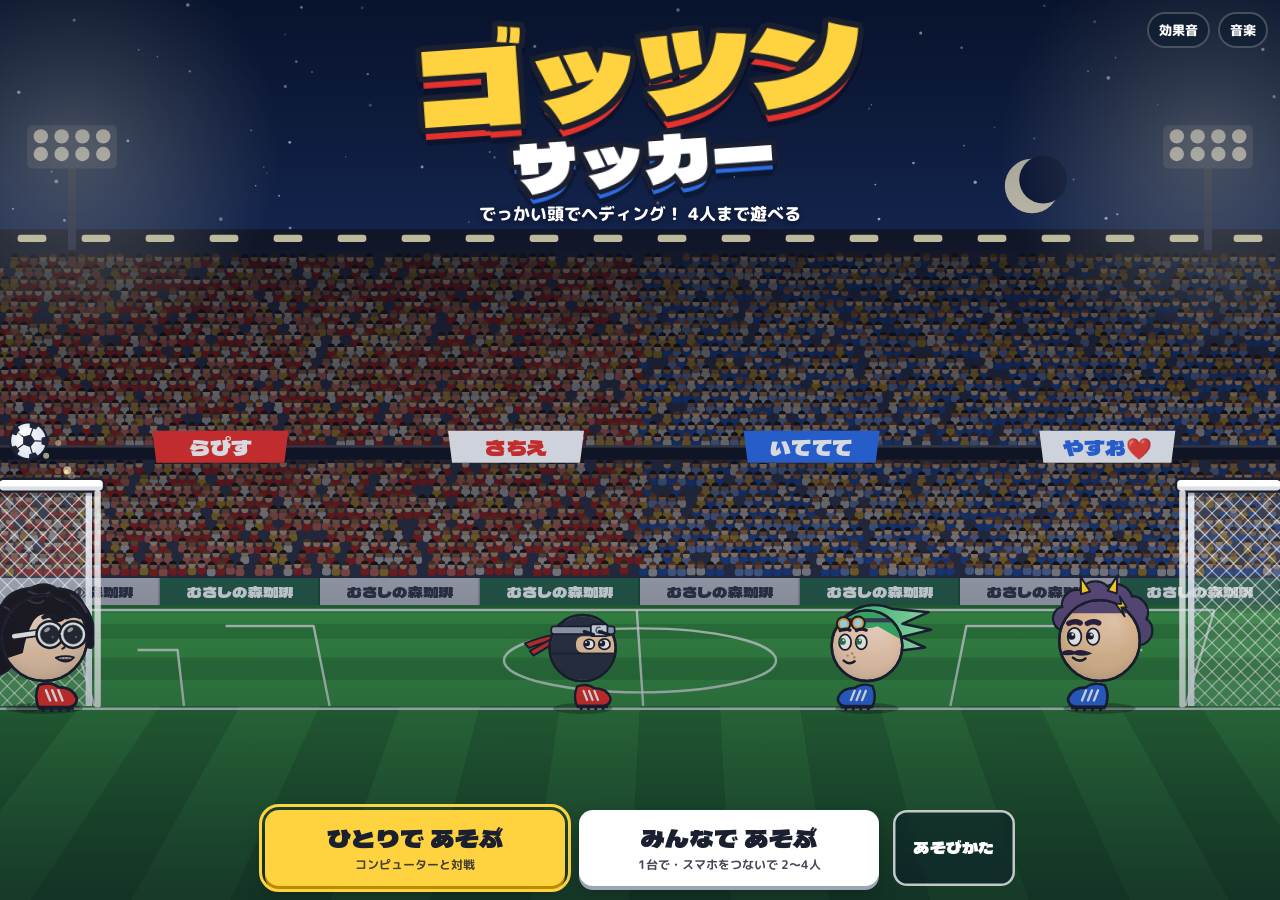
<file: index.html>
<!doctype html>
<html lang="ja">
<head>
<meta charset="utf-8">
<meta name="viewport" content="width=device-width,initial-scale=1,maximum-scale=1,user-scalable=no,viewport-fit=cover">
<meta name="theme-color" content="#1F5E3A">
<meta name="gottsun-build" content="5b4c2e2995">
<meta name="description" content="大きな頭でヘディング！4人まで遊べるあたまサッカー。CPU対戦、1台でみんなで、スマホを合言葉でつないで遊べます。">
<title>ゴッツンサッカー</title>
<link rel="icon" href="data:image/svg+xml,%3Csvg xmlns='http://www.w3.org/2000/svg' viewBox='0 0 100 100'%3E%3Ctext y='0.9em' font-size='90'%3E%E2%9A%BD%3C/text%3E%3C/svg%3E">
<link rel="preconnect" href="https://fonts.googleapis.com">
<link rel="preconnect" href="https://fonts.gstatic.com" crossorigin>
<link rel="stylesheet" href="https://fonts.googleapis.com/css2?family=Dela+Gothic+One&family=M+PLUS+Rounded+1c:wght@500;700;800&display=swap">
<style>
/* ゴッツンサッカー — the match fills the screen; every menu is the coach's tactics board */
:root{
  --board:#1E5A3A;
  --board-2:#246B44;
  --frame:#D6DDE5;
  --frame-deep:#9AA6B3;
  --chalk:#FFFFFF;
  --chalk-soft:rgba(255,255,255,.74);
  --chalk-faint:rgba(255,255,255,.22);
  --ink:#1B2030;
  --yellow:#FFD23F;
  --yellow-deep:#B98C00;
  --red:#E5322D;
  --red-deep:#A11C19;
  --blue:#2D6BE5;
  --blue-deep:#173F9A;
  --scrim:rgba(8,18,14,.58);
  --font-sign:"Dela Gothic One","Hiragino Sans","Yu Gothic","Meiryo",sans-serif;
  --font-ui:"M PLUS Rounded 1c","Hiragino Maru Gothic ProN","Hiragino Sans","Yu Gothic","Meiryo",sans-serif;
  --safe-t:env(safe-area-inset-top,0px);
  --safe-b:env(safe-area-inset-bottom,0px);
  --safe-l:env(safe-area-inset-left,0px);
  --safe-r:env(safe-area-inset-right,0px);
}
*,*::before,*::after{box-sizing:border-box}
html,body{margin:0;height:100%;overflow:hidden;background:#0E2A1C;color:var(--chalk);font:500 15px/1.6 var(--font-ui);-webkit-text-size-adjust:100%;overscroll-behavior:none}
[hidden]{display:none!important}
button{font:inherit;color:inherit;cursor:pointer;-webkit-tap-highlight-color:transparent}
button:disabled{cursor:default}
#app{position:fixed;inset:0;overflow:hidden;touch-action:manipulation;user-select:none;-webkit-user-select:none;-webkit-touch-callout:none}
/* during a match the browser gets no gestures at all: no zooming, no scrolling */
html.playing,html.playing body,html.playing #app{touch-action:none}
#cv{position:absolute;inset:0;width:100%;height:100%;display:block;touch-action:none}

/* ---------- screens ---------- */
.screen{position:absolute;inset:0;display:flex;align-items:center;justify-content:center;padding:calc(14px + var(--safe-t)) calc(14px + var(--safe-r)) calc(14px + var(--safe-b)) calc(14px + var(--safe-l));z-index:10}
.screen.dim{background:var(--scrim)}
#scr-solo,#scr-multi,#scr-local,#scr-p2p,#scr-howto{background:rgba(8,18,14,.42)}

/* the tactics board */
.board{position:relative;width:min(560px,100%);max-height:100%;overflow:auto;padding:22px 24px 18px;border-radius:20px;
  background:
    radial-gradient(120% 80% at 20% 0%,rgba(255,255,255,.06),rgba(255,255,255,0) 60%),
    repeating-linear-gradient(115deg,rgba(255,255,255,.018) 0 3px,rgba(255,255,255,0) 3px 9px),
    var(--board);
  border:6px solid var(--frame);box-shadow:inset 0 0 0 2px rgba(0,0,0,.25),0 18px 40px rgba(0,0,0,.45);
  scrollbar-width:thin;scrollbar-color:var(--chalk-faint) transparent}
.board.wide{width:min(860px,100%)}
.board.narrow{width:min(400px,100%)}
.board h2{margin:0 0 12px;font:400 26px/1.25 var(--font-sign);letter-spacing:.02em}
.board h3{margin:14px 0 6px;font:800 15px/1.4 var(--font-ui)}
.board .sub-h{margin-top:20px;font:400 18px/1.3 var(--font-sign)}
.hint{margin:6px 0 10px;color:var(--chalk-soft);font-size:14px}
.lead{margin:0 0 14px;font-size:16px}
.row-label{margin:12px 0 6px;font-weight:800}
.actions{display:flex;flex-wrap:wrap;gap:10px;justify-content:flex-end;align-items:center;margin-top:18px}
.board>.actions{position:sticky;bottom:-18px;margin:18px -24px -18px;padding:12px 24px 16px;background:linear-gradient(180deg,rgba(30,90,58,0),var(--board) 26%);z-index:2}
.actions .btn-plain{margin-right:auto}
.stack{display:grid;gap:10px}
.btn-row{display:flex;flex-wrap:wrap;gap:8px;margin:8px 0 4px}

/* ---------- buttons ---------- */
.btn{display:inline-flex;flex-direction:column;align-items:center;justify-content:center;min-height:48px;padding:8px 20px;border-radius:14px;border:0;font:400 18px/1.2 var(--font-sign);letter-spacing:.02em;transition:transform .06s ease}
.btn small{display:block;margin-top:4px;font:700 12px/1.3 var(--font-ui);letter-spacing:0;opacity:.82}
.btn-main{background:var(--yellow);color:var(--ink);box-shadow:0 4px 0 var(--yellow-deep),0 8px 18px rgba(0,0,0,.25)}
.btn-main:active:not(:disabled){transform:translateY(3px);box-shadow:0 1px 0 var(--yellow-deep)}
.btn-main.alt{background:#FFFFFF;box-shadow:0 4px 0 var(--frame-deep),0 8px 18px rgba(0,0,0,.25)}
.btn-main.alt:active{box-shadow:0 1px 0 var(--frame-deep)}
.btn-main:disabled{background:#6E8B78;color:#2B3B31;box-shadow:none;opacity:.8}
.btn-sub{background:transparent;color:var(--chalk);box-shadow:inset 0 0 0 2.5px var(--chalk-soft);font-size:16px;min-height:44px}
.btn-sub:active{background:rgba(255,255,255,.12)}
.btn-plain{background:transparent;color:var(--chalk-soft);font:800 15px/1.2 var(--font-ui);min-height:44px;padding:8px 12px}
.btn-plain:hover{color:var(--chalk);text-decoration:underline}
.btn:focus-visible,.way:focus-visible,.seg button:focus-visible,.pick button:focus-visible,.chip:focus-visible,.hbtn:focus-visible,.slot button:focus-visible,textarea:focus-visible,input:focus-visible,summary:focus-visible{outline:3px solid var(--yellow);outline-offset:3px}

/* ---------- title ---------- */
#scr-title{flex-direction:column;justify-content:space-between;align-items:center;padding-top:calc(18px + var(--safe-t));background:linear-gradient(180deg,rgba(6,16,30,.42),rgba(6,16,30,0) 38%,rgba(6,16,30,0) 60%,rgba(6,16,30,.5))}
.logo{margin:0;display:flex;flex-direction:column;align-items:center;line-height:.92;transform:rotate(-4deg);font-weight:400;font-family:var(--font-sign);
  filter:drop-shadow(0 6px 0 rgba(0,0,0,.25))}
.logo span{display:block;-webkit-text-stroke:0;paint-order:stroke fill}
.logo-top{font-size:clamp(46px,11vw,112px);color:var(--yellow);text-shadow:0 0 0 #000,
  -5px -5px 0 var(--ink),5px -5px 0 var(--ink),-5px 5px 0 var(--ink),5px 5px 0 var(--ink),0 6px 0 var(--ink),6px 0 0 var(--ink),-6px 0 0 var(--ink),0 -6px 0 var(--ink),0 12px 0 var(--red)}
.logo-bot{font-size:clamp(30px,6.6vw,66px);color:#FFFFFF;margin-top:6px;text-shadow:-4px -4px 0 var(--ink),4px -4px 0 var(--ink),-4px 4px 0 var(--ink),4px 4px 0 var(--ink),0 5px 0 var(--ink),5px 0 0 var(--ink),-5px 0 0 var(--ink),0 -5px 0 var(--ink),0 9px 0 var(--blue)}
.title-head{display:flex;flex-direction:column;align-items:center}
.tagline{margin:14px 0 0;font:800 clamp(13px,2.2vw,17px)/1.4 var(--font-ui);text-shadow:0 2px 6px rgba(0,0,0,.6)}
.title-menu{display:flex;flex-wrap:wrap;gap:14px;justify-content:center;align-items:stretch;width:min(820px,100%)}
.title-menu .big{min-width:min(300px,100%);min-height:76px;font-size:24px}
.title-menu .btn-sub{background:rgba(10,24,40,.45);backdrop-filter:blur(4px)}
.title-foot{display:flex;gap:8px;position:absolute;top:calc(12px + var(--safe-t));right:calc(12px + var(--safe-r))}
.chip{min-height:36px;padding:4px 12px;border-radius:999px;border:0;background:rgba(10,24,40,.5);color:var(--chalk);font:800 13px/1 var(--font-ui);box-shadow:inset 0 0 0 2px var(--chalk-faint)}
.chip[aria-pressed="false"]{opacity:.55;text-decoration:line-through}

/* ---------- ways (big choices) ---------- */
.ways{display:grid;grid-template-columns:repeat(auto-fit,minmax(220px,1fr));gap:12px}
.way{display:flex;flex-direction:column;gap:6px;text-align:left;padding:16px 18px;border-radius:16px;border:0;background:rgba(255,255,255,.08);box-shadow:inset 0 0 0 2.5px var(--chalk-faint)}
.way b{font:400 19px/1.3 var(--font-sign)}
.way span{color:var(--chalk-soft);font-size:14px}
.way:hover,.way:active{background:rgba(255,255,255,.14);box-shadow:inset 0 0 0 2.5px var(--chalk)}

/* ---------- options ---------- */
.opts{display:flex;flex-wrap:wrap;gap:10px 22px;margin-top:12px}
.opt{display:flex;flex-wrap:wrap;align-items:center;gap:8px}
.opt-k{font-weight:800;min-width:5em}
.seg{display:inline-flex;flex-wrap:wrap;gap:6px}
.seg button{min-height:38px;padding:4px 14px;border-radius:999px;border:0;background:transparent;color:var(--chalk);font:800 14px/1 var(--font-ui);box-shadow:inset 0 0 0 2px var(--chalk-soft)}
.seg button[aria-pressed="true"]{background:var(--chalk);color:var(--ink);box-shadow:none}
.seg button:disabled{opacity:.4}

/* ---------- character picker ---------- */
.pick{display:grid;grid-template-columns:repeat(14,1fr);gap:4px}
.pick button{font-size:11px}
.pick button{position:relative;display:flex;flex-direction:column;align-items:center;gap:2px;padding:6px 2px 6px;border-radius:14px;border:0;background:rgba(255,255,255,.07);box-shadow:inset 0 0 0 2px var(--chalk-faint);font:800 12px/1.2 var(--font-ui)}
.pick canvas{width:100%;max-width:72px;aspect-ratio:1;height:auto}
.pick button[aria-pressed="true"]{background:rgba(255,210,63,.16);box-shadow:inset 0 0 0 3px var(--yellow)}
.pick .taken{position:absolute;top:4px;right:4px;font-size:10px;padding:1px 5px;border-radius:6px;background:var(--ink)}
.char-info{display:grid;grid-template-columns:auto 1fr;gap:4px 16px;margin-top:10px;padding:10px 14px;border-radius:14px;background:rgba(0,0,0,.18);font-size:14px}
.char-info .nm{grid-column:1/-1;font:400 18px/1.3 var(--font-sign)}
.char-info .ctype{margin-left:10px;padding:2px 8px;border-radius:6px;background:var(--yellow);color:var(--ink);font:800 12px/1.4 var(--font-ui);vertical-align:3px}
.char-info .sup{grid-column:1/-1;color:var(--chalk)}
.char-info .sup b{color:var(--yellow)}
.pips{display:inline-flex;gap:3px;vertical-align:middle}
.pips i{width:12px;height:8px;border-radius:3px;background:var(--chalk-faint)}
.pips i.on{background:var(--yellow)}
.stats{display:flex;flex-wrap:wrap;gap:4px 16px;align-items:center}

/* ---------- the field of magnets (who plays where) ---------- */
.field{position:relative;display:grid;grid-template-columns:1fr 1fr;margin:10px 0 4px;border-radius:14px;overflow:hidden;box-shadow:inset 0 0 0 2.5px var(--chalk-soft);min-height:190px;
  background:radial-gradient(circle at 50% 50%,transparent 0 52px,var(--chalk-soft) 53px 55.5px,transparent 56px),linear-gradient(90deg,transparent calc(50% - 1.5px),var(--chalk-soft) calc(50% - 1.5px) calc(50% + 1.5px),transparent calc(50% + 1.5px))}
.half{display:flex;flex-direction:column;gap:8px;padding:12px;position:relative}
.half-h{display:flex;align-items:center;gap:8px;font:400 16px/1 var(--font-sign)}
.half-h::before{content:"";width:16px;height:16px;border-radius:50%;background:var(--team);box-shadow:0 0 0 2px #fff}
.half.red{--team:var(--red);background:linear-gradient(90deg,rgba(229,50,45,.16),rgba(229,50,45,0))}
.half.blue{--team:var(--blue);background:linear-gradient(270deg,rgba(45,107,229,.16),rgba(45,107,229,0))}
.half.blue .half-h{justify-content:flex-end}
.slot{position:relative;display:grid;grid-template-columns:auto 1fr auto;align-items:center;gap:6px 10px;padding:8px 10px;border-radius:999px 16px 16px 999px;background:#184B30;box-shadow:inset 0 0 0 2px rgba(255,255,255,.12),0 3px 0 rgba(0,0,0,.25)}
.half.blue .slot{border-radius:16px 999px 999px 16px;grid-template-columns:auto 1fr auto}
.mag{width:58px;height:58px;border-radius:50%;background:#fff;box-shadow:0 0 0 4px var(--team),0 4px 0 rgba(0,0,0,.3);display:block}
.slot .who{min-width:0}
.slot .who b{display:block;font:400 16px/1.25 var(--font-sign);white-space:nowrap;overflow:hidden;text-overflow:ellipsis}
.slot .who span{display:block;font-size:12px;color:var(--chalk-soft);white-space:nowrap;overflow:hidden;text-overflow:ellipsis}
.slot .ctl{display:flex;gap:4px}
.slot .ctl button{min-width:36px;min-height:36px;padding:0 6px;border-radius:10px;border:0;background:rgba(255,255,255,.12);font:800 14px/1 var(--font-ui)}
.slot .ctl button:active{background:rgba(255,255,255,.26)}
.slot.ready{box-shadow:inset 0 0 0 2.5px var(--yellow)}
.slot.empty{grid-template-columns:auto 1fr;background:rgba(24,75,48,.85);box-shadow:inset 0 0 0 2px var(--chalk-faint);border-style:dashed}
.slot.empty .mag{background:transparent;box-shadow:inset 0 0 0 2.5px var(--chalk-faint);display:flex;align-items:center;justify-content:center;font:400 22px/1 var(--font-sign);color:var(--chalk-faint)}
.slot .tag-cpu{font:800 11px/1 var(--font-ui);padding:3px 6px;border-radius:6px;background:var(--chalk);color:var(--ink);margin-left:6px;vertical-align:2px}
.keys{display:flex;flex-wrap:wrap;gap:6px 14px;margin:6px 0 0;font-size:13px;color:var(--chalk-soft)}
.keys b{color:var(--chalk);font-weight:800}

/* ---------- codes ---------- */
.name-row{display:flex;align-items:center;gap:10px;margin:0 0 10px;font-weight:800}
.name-row input{flex:0 1 200px;min-height:40px;padding:6px 12px;border-radius:10px;border:0;background:#F6F8FB;color:var(--ink);font:800 16px/1 var(--font-ui)}
.code-box{padding:4px 0 6px}
.code{width:100%;resize:vertical;min-height:4em;padding:10px 12px;border-radius:12px;border:0;background:#F4F6F9;color:var(--ink);font:12px/1.45 ui-monospace,Menlo,Consolas,monospace;word-break:break-all}
.code.in{font-size:16px}
.status{margin:10px 0 0;padding:10px 14px;border-radius:12px;background:rgba(0,0,0,.25);font-weight:700}
.status[data-state="ok"]{box-shadow:inset 0 0 0 2px #7CE3A0}
.status[data-state="bad"]{box-shadow:inset 0 0 0 2px #FF8A7A}
.help{margin-top:14px;font-size:14px;color:var(--chalk-soft)}
.help summary{cursor:pointer;font-weight:800;color:var(--chalk)}
.help ol{padding-left:1.4em;margin:6px 0 0}
.site{margin:10px 0 0;font-weight:800}
.site a{color:var(--yellow);word-break:break-all}

/* ---------- how to ---------- */
.how-grid{display:grid;grid-template-columns:repeat(auto-fit,minmax(180px,1fr));gap:10px}
.how-card{padding:10px 14px;border-radius:14px;background:rgba(0,0,0,.18)}
.how-card h3{margin:0 0 4px;font:400 16px/1.3 var(--font-sign)}
.how-card p{margin:0;font-size:14px;color:var(--chalk-soft)}
@media (min-width:700px){.how-card.wide{grid-column:span 2}}
.mode-desc{flex-basis:100%;width:100%;margin:-2px 0 8px;font-size:13px;color:var(--chalk-soft)}
.kick-list{margin:6px 0 0;padding-left:1.1em;font-size:14px;color:var(--chalk-soft)}
.kick-list li{margin:2px 0}
.kick-list b{color:#FFE58A}
.keys-table{width:100%;border-collapse:collapse;font-size:14px}
.keys-table th,.keys-table td{padding:6px 8px;text-align:left;border-bottom:1px solid var(--chalk-faint)}
.keys-table thead th{color:var(--chalk-soft);font-weight:800}
.roster{list-style:none;margin:0;padding:0;display:grid;grid-template-columns:repeat(auto-fit,minmax(240px,1fr));gap:8px}
.roster li{display:grid;grid-template-columns:52px 1fr;gap:0 10px;align-items:center;padding:6px 10px;border-radius:14px;background:rgba(0,0,0,.18)}
.roster canvas{width:52px;height:52px;grid-row:span 2}
.roster b{font:400 15px/1.3 var(--font-sign)}
.roster span{font-size:13px;color:var(--chalk-soft)}
.items{list-style:none;margin:0;padding:0;display:grid;grid-template-columns:repeat(auto-fit,minmax(200px,1fr));gap:6px;font-size:14px}
.items li b{margin-right:6px}

/* ---------- results ---------- */
.res-score{display:flex;justify-content:center;align-items:center;gap:18px;font:400 64px/1 var(--font-sign)}
.res-score .r{color:#FF8A7A}.res-score .b{color:#86AEFF}.res-score .sep{font-size:40px;color:var(--chalk-soft)}
.res-win{text-align:center;margin:6px 0 12px;font:400 22px/1.3 var(--font-sign)}
.res-table{width:100%;border-collapse:collapse;font-size:14px}
.res-table th,.res-table td{padding:6px 8px;border-bottom:1px solid var(--chalk-faint);text-align:center}
.res-table th:first-child,.res-table td:first-child{text-align:left}
.res-table thead th{color:var(--chalk-soft);font-weight:800}
.res-table .dot{display:inline-block;width:10px;height:10px;border-radius:50%;margin-right:6px;vertical-align:1px}
.res-table .mvp{font:800 11px/1 var(--font-ui);padding:3px 6px;border-radius:6px;background:var(--yellow);color:var(--ink);margin-left:6px;vertical-align:2px}

/* ---------- over the match ---------- */
#hud{position:absolute;top:calc(8px + var(--safe-t));left:calc(8px + var(--safe-l));display:flex;gap:8px;z-index:5}
.hbtn{width:44px;height:44px;border-radius:12px;border:0;background:rgba(12,20,36,.55);color:#fff;display:flex;align-items:center;justify-content:center;box-shadow:inset 0 0 0 2px rgba(255,255,255,.25)}
.hbtn svg{width:22px;height:22px;fill:currentColor}
#netbar{position:absolute;left:50%;transform:translateX(-50%);bottom:calc(10px + var(--safe-b));z-index:6;display:flex;align-items:center;gap:10px;padding:8px 10px 8px 16px;border-radius:999px;background:rgba(12,20,36,.82);font-weight:800;font-size:14px;max-width:calc(100% - 20px)}
#netbar .btn{min-height:36px;font-size:14px;padding:4px 12px}
#rotate,#toast{position:absolute;left:50%;transform:translateX(-50%);bottom:calc(14px + var(--safe-b));z-index:30;padding:8px 16px;border-radius:999px;background:rgba(12,20,36,.85);font-weight:800;font-size:14px;white-space:nowrap}
#toast{bottom:auto;top:calc(90px + var(--safe-t))}

/* touch buttons: big, see-through */
#touch{position:absolute;inset:0;z-index:4;pointer-events:none}
#touch>*{pointer-events:auto;position:absolute;touch-action:none;-webkit-touch-callout:none;-webkit-user-select:none;user-select:none}
.tpad{left:calc(10px + var(--safe-l));bottom:calc(10px + var(--safe-b));width:var(--pad-w,200px);height:var(--btn,84px);display:flex;gap:8px}
.tarrow{flex:1;display:flex;align-items:center;justify-content:center;border-radius:22px;background:rgba(255,255,255,.13);box-shadow:inset 0 0 0 3px rgba(255,255,255,.5);font-size:30px;color:rgba(255,255,255,.9)}
.tarrow.on{background:rgba(255,255,255,.42)}
.tbtn{width:var(--btn,84px);height:var(--btn,84px);border-radius:50%;border:0;background:rgba(255,255,255,.13);box-shadow:inset 0 0 0 3px rgba(255,255,255,.5);color:#fff;display:flex;flex-direction:column;align-items:center;justify-content:center;gap:0}
.tbtn span{font-size:28px;line-height:1}
.tbtn small{font:800 11px/1.2 var(--font-ui);opacity:.9}
.tbtn.on{background:rgba(255,255,255,.42)}
#t-kick{right:calc(10px + var(--safe-r));bottom:calc(10px + var(--safe-b))}
#t-jump{right:calc(18px + var(--btn,84px) + var(--safe-r));bottom:calc(10px + var(--safe-b))}
#t-super{right:calc(10px + var(--safe-r));bottom:calc(20px + var(--btn,84px) + var(--safe-b));width:calc(var(--btn,84px) * .82);height:calc(var(--btn,84px) * .82);opacity:.45}
#t-super.full{opacity:1;background:rgba(255,210,63,.55);box-shadow:inset 0 0 0 3px var(--yellow),0 0 22px rgba(255,210,63,.75)}
#t-super.armed{opacity:1;background:rgba(255,120,60,.5)}

@media (max-width:720px){
  .board{padding:16px 14px 14px;border-width:4px}
  .board>.actions{margin:14px -14px -14px;padding:10px 14px 12px;bottom:-14px}
  .board h2{font-size:21px}
  .pick{grid-template-columns:repeat(7,1fr);gap:4px}
  .pick button{font-size:10px;padding:4px 0}
  .title-menu .big{min-height:64px;font-size:20px;min-width:min(260px,100%)}
  .field{grid-template-columns:1fr}
  .field{background:linear-gradient(180deg,transparent calc(50% - 1.5px),var(--chalk-soft) calc(50% - 1.5px) calc(50% + 1.5px),transparent calc(50% + 1.5px))}
  .half.blue .half-h{justify-content:flex-start}
  .half.blue .slot{border-radius:999px 16px 16px 999px}
}
@media (max-height:520px){
  .screen{padding-top:calc(8px + var(--safe-t));padding-bottom:calc(8px + var(--safe-b))}
  .board{padding:12px 16px}
  .board>.actions{margin:10px -16px -12px;padding:8px 16px 10px;bottom:-12px}
  .board h2{font-size:20px;margin-bottom:6px}
  .char-info{padding:6px 12px;font-size:13px}
  .row-label{margin:6px 0 4px}
  .logo-top{font-size:clamp(40px,8vh,80px)}
  .logo-bot{font-size:clamp(26px,5vh,48px)}
  .tagline{margin-top:6px}
  .title-menu .big{min-height:58px;font-size:19px}
  .pick canvas{max-width:52px}
}
@media (prefers-reduced-motion:reduce){
  .btn{transition:none}
}
</style>
</head>
<body>
<div id="app">
  <canvas id="cv" aria-label="試合の画面"></canvas>

  <!-- buttons over the match -->
  <div id="hud" hidden>
    <button class="hbtn" id="b-pause" type="button" aria-label="一時停止">
      <svg viewBox="0 0 24 24" aria-hidden="true"><rect x="6" y="5" width="4" height="14" rx="1.5"/><rect x="14" y="5" width="4" height="14" rx="1.5"/></svg>
    </button>
    <button class="hbtn" id="b-full" type="button" aria-label="全画面" hidden>
      <svg viewBox="0 0 24 24" aria-hidden="true"><path d="M4 9V4h5M20 9V4h-5M4 15v5h5M20 15v5h-5" fill="none" stroke="currentColor" stroke-width="2.4" stroke-linecap="round" stroke-linejoin="round"/></svg>
    </button>
  </div>
  <div id="netbar" hidden></div>

  <!-- touch controls -->
  <div id="touch" hidden>
    <div class="tpad" id="t-move" aria-hidden="true"><span class="tarrow l">◀</span><span class="tarrow r">▶</span></div>
    <button class="tbtn" id="t-super" type="button" tabindex="-1" aria-label="スーパー"><span>★</span><small>スーパー</small></button>
    <button class="tbtn" id="t-jump" type="button" tabindex="-1" aria-label="ジャンプ"><span>▲</span><small>ジャンプ</small></button>
    <button class="tbtn" id="t-kick" type="button" tabindex="-1" aria-label="キック"><span>👟</span><small>キック</small></button>
  </div>

  <!-- title -->
  <section class="screen" id="scr-title" aria-labelledby="logo">
    <div class="title-head"><h1 id="logo" class="logo"><span class="logo-top">ゴッツン</span><span class="logo-bot">サッカー</span></h1>
    <p class="tagline">でっかい頭でヘディング！ 4人まで遊べる</p></div>
    <nav class="title-menu">
      <button class="btn btn-main big" id="b-solo" type="button" data-autofocus>ひとりで あそぶ<small>コンピューターと対戦</small></button>
      <button class="btn btn-main big alt" id="b-multi" type="button">みんなで あそぶ<small>1台で・スマホをつないで 2〜4人</small></button>
      <button class="btn btn-sub" id="b-howto" type="button">あそびかた</button>
    </nav>
    <div class="title-foot">
      <button class="chip" id="b-sfx" type="button" aria-pressed="true">効果音</button>
      <button class="chip" id="b-bgm" type="button" aria-pressed="true">音楽</button>
    </div>
  </section>

  <!-- solo -->
  <section class="screen" id="scr-solo" hidden aria-labelledby="solo-h">
    <div class="board wide">
      <h2 id="solo-h">ひとりで あそぶ</h2>
      <div class="row-label">キャラクター</div>
      <div class="pick" id="solo-pick"></div>
      <div class="char-info" id="solo-info"></div>
      <div class="opts">
        <div class="opt"><span class="opt-k">試合</span><div class="seg" id="solo-size"><button type="button" data-v="1">1対1</button><button type="button" data-v="2">2対2（味方もCPU）</button></div></div>
        <div class="opt"><span class="opt-k">CPUの強さ</span><div class="seg" id="solo-lv"><button type="button" data-v="easy">よわい</button><button type="button" data-v="normal">ふつう</button><button type="button" data-v="hard">つよい</button></div></div>
      </div>
      <div class="opts" id="solo-rules"></div>
      <div class="actions"><button class="btn btn-plain" type="button" data-back>もどる</button><button class="btn btn-main" id="solo-go" type="button">キックオフ！</button></div>
    </div>
  </section>

  <!-- together: which way -->
  <section class="screen" id="scr-multi" hidden aria-labelledby="multi-h">
    <div class="board">
      <h2 id="multi-h">みんなで あそぶ</h2>
      <div class="ways">
        <button class="way" id="m-local" type="button" data-autofocus>
          <b>この画面で</b><span>キーボードで4人まで（せまいです）。ゲームパッドをつなげば、ひとり1つずつ使えます</span>
        </button>
        <button class="way" id="m-p2p" type="button">
          <b>スマホをつなぐ（合言葉）</b><span>合言葉を LINE などで送り合って、スマホどうしをじかにつなぎます。4台まで</span>
        </button>
      </div>
      <div class="actions"><button class="btn btn-plain" type="button" data-back>もどる</button></div>
    </div>
  </section>

  <!-- one screen, several players -->
  <section class="screen" id="scr-local" hidden aria-labelledby="local-h">
    <div class="board wide">
      <h2 id="local-h">この画面で みんなで</h2>
      <p class="hint" id="local-hint">参加する人は、自分のキックボタンを押してください。</p>
      <div class="field" id="local-field"></div>
      <div class="keys" id="local-keys"></div>
      <div class="opts" id="local-rules"></div>
      <div class="actions"><button class="btn btn-plain" type="button" data-back>もどる</button><button class="btn btn-main" id="local-go" type="button" disabled>キックオフ！</button></div>
    </div>
  </section>

  <!-- phones linked with codes -->
  <section class="screen" id="scr-p2p" hidden aria-labelledby="pp-h">
    <div class="board wide">
      <h2 id="pp-h">スマホを合言葉でつなぐ</h2>
      <label class="name-row">あなたの名前 <input id="my-name" maxlength="8" autocomplete="nickname" placeholder="8文字まで"></label>
      <div id="pp-pickrole">
        <p class="hint">1台目が合言葉を作って送り、相手が返事の合言葉を送り返すと、スマホどうしがじかにつながります。3人目・4人目も、1人ずつ同じように送り合います。</p>
        <div class="ways">
          <button class="way" id="pp-host-go" type="button"><b>1台目（さそう側）</b><span>合言葉を作って、相手に送ります</span></button>
          <button class="way" id="pp-guest-go" type="button"><b>2台目以降（さそわれた側）</b><span>届いた合言葉を貼って、返事を作ります</span></button>
        </div>
      </div>
      <div id="pp-host" hidden>
        <div class="code-box" id="pp-invite">
          <h3 id="pp-invite-h">① この合言葉を相手に送る</h3>
          <textarea class="code" id="pp-offer" readonly rows="3" aria-label="1台目の合言葉"></textarea>
          <div class="btn-row"><button class="btn btn-sub" id="pp-offer-copy" type="button">コピー</button><button class="btn btn-sub" id="pp-offer-share" type="button" hidden>LINE などで送る</button></div>
          <h3>② 相手から届いた返事を貼る</h3>
          <textarea class="code in" id="pp-answer-in" rows="2" placeholder="ここに貼る" aria-label="相手からの返事の合言葉"></textarea>
          <div class="btn-row"><button class="btn btn-main" id="pp-link" type="button">つなぐ</button><button class="btn btn-sub" id="pp-newcode" type="button">合言葉を作り直す</button></div>
        </div>
        <button class="btn btn-sub" id="pp-more" type="button" hidden>もう1人さそう</button>
      </div>
      <div id="pp-guest" hidden>
        <div class="code-box" id="pp-reply-wrap">
          <h3>① 1台目から届いた合言葉を貼る</h3>
          <textarea class="code in" id="pp-offer-in" rows="2" placeholder="ここに貼る" aria-label="1台目の合言葉"></textarea>
          <button class="btn btn-main" id="pp-reply" type="button">返事の合言葉を作る</button>
          <div id="pp-reply-box" hidden>
            <h3>② この返事を1台目に送る</h3>
            <textarea class="code" id="pp-answer" readonly rows="3" aria-label="返事の合言葉"></textarea>
            <div class="btn-row"><button class="btn btn-sub" id="pp-answer-copy" type="button">コピー</button><button class="btn btn-sub" id="pp-answer-share" type="button" hidden>LINE などで送る</button></div>
          </div>
        </div>
      </div>
      <p class="status" id="pp-status" role="status" hidden></p>
      <div id="pp-lobby" hidden>
        <div class="field" id="pp-field"></div>
        <div class="row-label" id="pp-pick-h">あなたのキャラクター</div>
        <div class="pick" id="pp-pick"></div>
        <div class="char-info" id="pp-info"></div>
        <div class="opts" id="pp-rules"></div>
        <p class="hint" id="pp-wait" hidden>1台目がキックオフするのを待っています…</p>
      </div>
      <details class="help">
        <summary>つながらないとき</summary>
        <ol>
          <li>どのスマホも、LINE などのアプリの中ではなく、Safari か Chrome でこのページを開きます。</li>
          <li>合言葉は、届いた文をまるごとコピーして貼ります（前後に文字がついていても大丈夫です）。</li>
          <li>2台目は返事を送ったら、このページにもどって開いたまま待ちます（1台目が貼ってから2分のあいだは、2台ともおたがいを呼び続けます）。</li>
          <li>「つながりませんでした」と出たら、同じ Wi‑Fi につないで、1台目の合言葉から作り直します。</li>
          <li>職場や学校の Wi‑Fi では、つながらないことがあります。スマホの回線（4G/5G）でも試してください。</li>
          <li>試合中に切れたときは、その人のぶんをコンピューターが代わりにプレーします。1台目の一時停止メニューの「合言葉で呼びもどす」から、同じ席にもどれます。</li>
        </ol>
      </details>
      <p class="site" id="pp-site" hidden></p>
      <div class="actions"><button class="btn btn-plain" id="pp-back" type="button">もどる</button><button class="btn btn-main" id="pp-start" type="button" hidden disabled>キックオフ！</button></div>
    </div>
  </section>

  <!-- how to play -->
  <section class="screen" id="scr-howto" hidden aria-labelledby="how-h">
    <div class="board wide">
      <h2 id="how-h">あそびかた</h2>
      <p class="lead">頭とくつでボールを相手のゴールへ。時間切れのときに点が多いチームのかち。同点なら、先に1点とったほうがかちの「Vゴール」です。</p>
      <div class="how-grid">
        <div class="how-card"><h3>うごく・とぶ</h3><p>左右に走って、ジャンプでヘディング。相手の頭の上にも乗れます。</p></div>
        <div class="how-card"><h3>キック</h3><p>くつの前や頭のそばにボールがあるときに押すとシュート。頭に当たっても、ヘディングシュートになります。</p></div>
        <div class="how-card wide"><h3>けり分け</h3><p>ボタンはひとつのまま、押すときの向きで変わります。</p><ul class="kick-list"><li><b>前</b>（相手ゴールの方）＋キック：低くて速いシュート</li><li><b>キックだけ</b>：ふつうのシュート</li><li><b>後ろ</b>（自分のゴールの方）＋キック：高いループ</li><li><b>ジャンプ中に前</b>＋キック：たたきつけ</li></ul></div>
        <div class="how-card"><h3>ダメージ</h3><p>相手をキックすると体力がへります（名札の上のバー）。なくなると、数秒うごけません。</p></div>
        <div class="how-card"><h3>スーパー</h3><p>名札の下のゲージがたまると光ります。スーパーボタンで、キャラクターごとの必殺わざ。</p></div>
        <div class="how-card"><h3>アイテム</h3><p>空から落ちてくるシャボン玉。頭でさわるか、ボールを当てると、最後にさわった人のものに。</p></div>
      </div>
      <h3 class="sub-h">ボタン</h3>
      <table class="keys-table">
        <thead><tr><th></th><th>左・右</th><th>ジャンプ</th><th>キック</th><th>スーパー</th></tr></thead>
        <tbody>
          <tr><th>キーボード1</th><td>A・D</td><td>W</td><td>S / スペース</td><td>E</td></tr>
          <tr><th>キーボード2</th><td>←・→</td><td>↑</td><td>↓</td><td>Enter / 右Shift</td></tr>
          <tr><th>キーボード3</th><td>F・H</td><td>T</td><td>G</td><td>Y</td></tr>
          <tr><th>キーボード4</th><td>J・L</td><td>I</td><td>K</td><td>O</td></tr>
          <tr><th>ゲームパッド</th><td>十字キー / スティック</td><td>A</td><td>X・B</td><td>Y・LB・RB</td></tr>
        </tbody>
      </table>
      <p class="hint">ひとりで遊ぶときは、どのキーでも動かせます（Z キック・X スーパーも使えます）。スマホでは画面のボタンで。一時停止は Esc か P。</p>
      <h3 class="sub-h">キャラクターと必殺わざ</h3>
      <ul class="roster" id="how-roster"></ul>
      <h3 class="sub-h">モード</h3>
      <ul class="items" id="how-modes"></ul>
      <h3 class="sub-h">アイテム</h3>
      <ul class="items" id="how-items"></ul>
      <div class="actions"><button class="btn btn-main" type="button" data-back data-autofocus>わかった！</button></div>
    </div>
  </section>

  <!-- pause -->
  <section class="screen dim" id="scr-pause" hidden aria-labelledby="pause-h">
    <div class="board narrow">
      <h2 id="pause-h">一時停止</h2>
      <p class="hint" id="pause-note" hidden></p>
      <div class="stack">
        <button class="btn btn-main" id="p-resume" type="button" data-autofocus>つづける</button>
        <button class="btn btn-sub" id="p-invite" type="button" hidden>合言葉で呼びもどす</button>
        <button class="btn btn-sub" id="p-retry" type="button">さいしょから</button>
        <button class="btn btn-plain" id="p-quit" type="button">試合をやめる</button>
      </div>
    </div>
  </section>

  <!-- the friend's phone lost the link: paste a new code -->
  <section class="screen dim" id="scr-rejoin" hidden aria-labelledby="rj-h">
    <div class="board narrow" id="rj-board">
      <h2 id="rj-h">つなぎ直す</h2>
      <div id="rj-body"></div>
      <div class="actions"><button class="btn btn-plain" id="rj-close" type="button">とじる</button></div>
    </div>
  </section>

  <!-- results -->
  <section class="screen dim" id="scr-result" hidden aria-labelledby="res-h">
    <div class="board wide result">
      <h2 id="res-h">試合終了</h2>
      <div class="res-score" id="res-score"></div>
      <p class="res-win" id="res-win"></p>
      <table class="res-table" id="res-table"></table>
      <p class="hint" id="res-wait" hidden>1台目が次をえらんでいます…</p>
      <div class="actions" id="res-actions">
        <button class="btn btn-plain" id="r-title" type="button">タイトルへ</button>
        <button class="btn btn-sub" id="r-pick" type="button">キャラをえらびなおす</button>
        <button class="btn btn-main" id="r-again" type="button" data-autofocus>もういちど</button>
      </div>
    </div>
  </section>

  <div id="rotate" hidden>スマホを横にすると、大きく遊べます</div>
  <div id="toast" role="status" hidden></div>
</div>
<script>
'use strict';
// ===================================================================
//  ゴッツンサッカー — data: the field, the characters, their supers, items
//  (no DOM here: data.js + engine.js + ai.js also run in Node for tests)
// ===================================================================

const GAME_VER = 1;
const NET_V = 2;

// ---- the field, in world units (the canvas scales this to the screen) ----
let W = 1600;              // wall to wall (wider in the ワイド mode)
const H = 800;             // ceiling (y = 0) to the bottom of the picture
const GROUND = 720;        // the grass line players stand on
const GOAL_D = 112;        // depth of each goal: the goal line is x = GOAL_D / x = W - GOAL_D
const GOAL_H = 268;        // opening height, grass to the underside of the crossbar
const GOAL_H_BIG = 360;    // while the でかゴール item is in force
const GOAL_H_SMALL = 186;  // while the ちびゴール item is in force
const BAR_T = 16;          // crossbar thickness
const BAR_OUT = 16;        // the crossbar reaches this far past the goal line
const HEAD_R = 48;         // head radius at scale 1
const PIVOT = 0.66;        // hip pivot, below the head centre, in head radii
const LEG = 34;            // hip to the centre of the shoe
const FOOT_R = 14;         // the shoe, as a circle
const BALL_R = 23;
const BALL_R_BIG = 39;     // でかボール

const DT = 1 / 60;         // simulation step
const SUB = 4;             // ball sub-steps per step
const G_PLAYER = 2550;     // gravity on players
const G_BALL = 1450;       // gravity on the ball (a little floaty)
const BALL_MAX = 2100;

const KICK_FWD = 0.10;     // seconds the shoe swings forward (the part that can hit)
const KICK_BACK = 0.14;    // seconds it takes to come back
const KICK_GRACE = 0.035;  // a hit still counts this long after the swing reached the top

const SUPER_ARM_T = 6;     // an armed super (next touch) waits this long, then fizzles
const GAUGE_RATE = 1 / 24; // super gauge per second
const GAUGE_TOUCH = 0.05;  // ... per touch of the ball
const GAUGE_CONCEDE = 0.18;
const HIT_STUN = 2.6;       // knocked down this long when the health runs out
const HOT_T = 6;           // まっかっかヘッド
const DRUNK_T = 5;
const PRESENT_T = 4.6;
const GIFT_T = 1.4;        // the gift card: peeling it open takes this long, then the amount shows
const GIFT_AMOUNTS = [1000, 3000, 5000, 10000];     // 冷徹プレゼン: the slides are up this long (the meteors fall in the middle of it)         // のめのめ攻撃: tipsy this long
const MUSCLE_T = 7;        // ムキムキうで lasts this long (the first part is the flex)
const FIST_R = 0.4;        // the muscle fist, in head radii// ... for the team that let a goal in

const TEAM_COL = [
  { main: '#E5322D', deep: '#A11C19', light: '#FF8A7A', name: 'あか', en: 'RED' },
  { main: '#2D6BE5', deep: '#173F9A', light: '#86AEFF', name: 'あお', en: 'BLUE' },
];

// stat (1..5) to physics: wide steps, so every character plays differently
const spdOf = s => 270 + 72 * s;        // run speed, px/s: 342 .. 630
const jmpOf = s => 760 + 104 * s;       // take-off speed: 864 .. 1280 (jump 146 .. 321 px)
const kckOf = s => 850 + 165 * s;       // kick speed: 1015 .. 1675

// ---- characters (all original) ----
// size: head size (1 = normal). A big head blocks and heads more, a small one is quick and light.
// body: the same as pips for the menus. look: what art.js draws on the head. sup: the super (SUPERS)
const CHARS = [
  { id: 'rekka', name: 'レッカ', type: 'バランス型', size: 1.0, body: 3, spd: 3, jmp: 3, kck: 4, sup: 'fire', mass: 1,
    skin: '#FFD3B0', hair: '#E8361E', hair2: '#FFB21E', look: 'spiky', blurb: 'なんでもこなす。必殺の火の玉でゴールをねらう' },
  { id: 'yukimi', name: 'ユキミ', type: 'テクニック型', size: 0.88, body: 2, spd: 3, jmp: 5, kck: 2, sup: 'ice', mass: 0.85,
    skin: '#FFE2D2', hair: '#BFE6FF', hair2: '#FFFFFF', look: 'bob', blurb: '小がらで身軽。ジャンプはとても高いけれど、キックは弱め' },
  { id: 'gorou', name: 'ゴロウ', type: 'パワー型', size: 1.05, body: 4, spd: 2, jmp: 1, kck: 5, sup: 'thunder', mass: 1.4,
    skin: '#F2C79A', hair: '#5B4A7A', hair2: '#FFD21E', look: 'cloud', blurb: 'キックはいちばん強い。でも足はおそく、ジャンプも低い' },
  { id: 'kagemaru', name: 'カゲマル', type: 'スピード型', size: 0.86, body: 2, spd: 5, jmp: 4, kck: 3, sup: 'clone', mass: 0.8,
    skin: '#F5CDA8', hair: '#2B3245', hair2: '#C8CED9', look: 'ninja', blurb: 'だれよりも速い。体は小さいけれど、ジャンプもそこそこ' },
  { id: 'dosukoi', name: 'ドスコイ', type: '巨漢', size: 1.28, body: 5, spd: 1, jmp: 1, kck: 3, sup: 'giant', mass: 2,
    skin: '#F8CFA6', hair: '#1E1E24', hair2: '#1E1E24', look: 'sumo', blurb: '頭がいちばん大きく、ゴール前のかべ。とてもおそい' },
  { id: 'popo', name: 'ポポ', type: 'ジャンプ型', size: 0.8, body: 1, spd: 4, jmp: 5, kck: 2, sup: 'ghost', mass: 0.7, floaty: 0.8,
    skin: '#EEF0FF', hair: '#C7B8FF', hair2: '#FF8FB8', look: 'ghost', blurb: 'いちばん小さく、ふわっと高くとぶ。キックは弱い' },
  { id: 'robota', name: 'ロボ太', type: '守備型', size: 1.14, body: 4, spd: 2, jmp: 2, kck: 3, sup: 'rocket', mass: 1.8,
    skin: '#B9C6D6', hair: '#6F8196', hair2: '#45E0FF', look: 'robot', blurb: '大きくて重い。当たり負けしない守りの名人' },
  { id: 'fuuta', name: 'フウタ', type: 'スピード＆ジャンプ', size: 0.92, body: 2, spd: 4, jmp: 4, kck: 3, sup: 'wind', mass: 0.9,
    skin: '#FFD8B8', hair: '#39B36B', hair2: '#9CF0B8', look: 'wind', blurb: '速さとジャンプのいいとこどり。キックは軽め' },
  { id: 'sakashita', name: '坂下', type: 'クセモノ', size: 1.12, body: 4, spd: 3, jmp: 2, kck: 4, sup: 'muscle', mass: 1.6,
    skin: '#F3CFAE', hair: '#1D1A21', hair2: '#3B3542', look: 'shades', blurb: '年齢不明のごつい少年' },
  { id: 'murohashi', name: '室橋', type: '冷徹パワポ', size: 1.0, body: 3, spd: 5, jmp: 3, kck: 4, sup: 'slide', mass: 1,
    skin: '#F6D3B6', hair: '#1A1A1F', hair2: '#34343D', look: 'center', blurb: 'いじり方をミスるとキレるので要注意' },
  { id: 'yuuki', name: 'ゆうき', type: 'クール', size: 0.95, leg: 2.7, limbs: true, body: 3, spd: 3, jmp: 1, kck: 3, sup: 'stretch', mass: 0.9,
    skin: '#F4D5BC', hair: '#E3C07A', hair2: '#6E4E30', look: 'longhair', blurb: '金髪でクールな手足長男' },
  { id: 'kitahara', name: '北原', type: 'タマル', size: 1.04, body: 3, spd: 3, jmp: 3, kck: 3, sup: 'hot', mass: 1.1,
    skin: '#F2CDAE', hair: '#17171C', hair2: '#3A3A44', look: 'curtain', blurb: '実は器用で何でも無難にこなせるタイプ' },
  { id: 'masato', name: 'まさと', type: 'イケメン', size: 1.0, body: 3, spd: 4, jmp: 3, kck: 3, sup: 'drink', mass: 1, beer: true,
    skin: '#F3D2B8', hair: '#141418', hair2: '#383842', look: 'masato', blurb: 'テニサーの長。お酒を手にすると。。。' },
  { id: 'lapis', name: 'ラピス', type: '洗い場いけよ', size: 1.16, leg: 1.4, body: 4, spd: 3, jmp: 1, kck: 3, sup: 'gift', mass: 1.7, plates: true, shoe: '#1E1E24', faceK: [0.9, 1.15],
    skin: '#F5D0B5', hair: '#1C1A1F', hair2: '#45404D', look: 'lapis', blurb: 'なぜか帰宅したはずなのに、閉店後に控え室に必ず出現する。中学生の時にタバコを吸ってるのがバレたんだとか。。。' },
];
const CHAR_IDX = Object.fromEntries(CHARS.map((c, i) => [c.id, i]));

// armed: the super waits for this player's next touch of the ball. instant: happens at once
const SUPERS = {
  fire:    { name: 'ばくねつシュート', icon: '🔥', armed: true,  desc: '次にさわったボールが火の玉になって、まっすぐ相手ゴールへ。当たった相手はふっとぶ' },
  ice:     { name: 'こちこちシュート', icon: '❄️', armed: true,  desc: '次にさわったボールが氷の玉に。最初に当たった相手がこおって動けなくなる' },
  thunder: { name: 'かみなりドーン',   icon: '⚡', armed: false, desc: '相手チーム全員にカミナリ。しばらくしびれて動けない' },
  clone:   { name: 'ぶんしんボール',   icon: '🥷', armed: true,  desc: '次にさわったボールが3つにふえる。本物は1つだけ' },
  giant:   { name: 'でかでかヘッド',   icon: '🗿', armed: false, desc: '8秒間、頭がでっかくなる。ゴールをふさげる' },
  ghost:   { name: 'きえるボール',     icon: '👻', armed: true,  desc: '次にさわったボールが、しばらくほとんど見えなくなる。最初に来た相手の体はすりぬける（キックなら止められる）' },
  rocket:  { name: 'ロケットボール',   icon: '🚀', armed: true,  desc: '次にさわったボールが、相手ゴールを追いかけて飛んでいく' },
  wind:    { name: 'おおかぜ',         icon: '🌀', armed: false, desc: '相手ゴールに向かって大風。相手はおしもどされ、ボールは流される' },
  dazzle:  { name: 'ギラギラサングラス', icon: '😎', armed: false, desc: 'サングラスがピカッ！ 相手チームの左右が4秒間あべこべになる' },
  gift:    { name: 'Amazonギフトカード開封', icon: '🎁', armed: false, desc: 'ペリペリ開封！ 1000円・3000円・5000円・10000円のどれかが出て、高いほど強い必殺技になる。10000円は全部のせ' },
  slide:   { name: '冷徹プレゼン',     icon: '📊', armed: false, desc: 'パワポを発動！ 冷徹な顔でスライドを見せつけると、相手チームの上に流星群がふりそそぐ' },
  drink:   { name: 'のめのめ攻撃',     icon: '🍺', armed: false, desc: '相手チーム全員にビールをのませる！ のまされた相手は5秒間よっぱらってフラフラ' },
  hot:     { name: 'まっかっかヘッド', icon: '🥵', armed: false, desc: '顔が真っ赤に！ 6秒間、頭がアツアツになって、当たったボールはロケットみたいに飛んでいく。さわった相手は「あちっ！」' },
  muscle:  { name: 'ムキムキうで',     icon: '💪', armed: false, desc: '7秒間、うでがムキムキに！ キックボタンでパンチ。ボールをはじき返し、当たった相手には大ダメージ' },
  stretch: { name: 'ぐーんとのっぽ',   icon: '🦒', armed: false, desc: '7秒間、手足がぐーんとのびて背が高くなる。高いボールにとどき、ゴール前のかべにもなる' },
  ramen:   { name: '替え玉パワー',     icon: '🍜', armed: false, desc: 'ラーメンで元気いっぱい！ 味方全員が6秒間、速く高くなりキックも強くなる。味方のゲージもたまる' },
};

// items drop in bubbles; a head or the ball pops them (the ball gives it to whoever touched it last)
const ITEMS = {
  bigball:   { icon: '🏐', name: 'でかボール',   desc: 'ボールが大きくなる', t: 9 },
  smallgoal: { icon: '🛡️', name: 'ちびゴール',   desc: '自分のゴールが小さくなる', t: 9 },
  biggoal:   { icon: '🥅', name: 'でかゴール',   desc: '相手のゴールが大きくなる', t: 9 },
  big:       { icon: '🍄', name: 'でかあたま',   desc: '自分の頭が大きくなる', t: 9 },
  tiny:      { icon: '🐜', name: 'ちびあたま',   desc: '相手の頭が小さくなる', t: 8 },
  dash:      { icon: '👟', name: 'ダッシュ',     desc: '足が速く、ジャンプが高くなる', t: 8 },
  freeze:    { icon: '🧊', name: 'こおりつけ',   desc: '相手がこおる', t: 1.8 },
  charge:    { icon: '🔋', name: 'パワー満タン', desc: 'スーパーゲージが満タン', t: 0 },
  float:     { icon: '🎈', name: 'ふわふわ',     desc: 'ボールがふわふわになる', t: 8 },
};
const ITEM_KEYS = Object.keys(ITEMS);

// ---------- game modes ----------
const GAME_MODES = {
  normal:  { name: '通常',       icon: '⚽', desc: 'いつものゴッツンサッカー' },
  easy:    { name: 'イージー',   icon: '🐢', desc: 'ボールがゆっくり。はじめての人や小さい子にも', ballSpeed: 0.74, ballGrav: 0.56 },
  wide:    { name: 'ワイド',     icon: '🏟️', desc: 'フィールドが広い。走って、パスして、長いシュート', width: 2240 },
  chaos:   { name: 'イベント',   icon: '🎉', desc: 'ボールがふえたり、巨大化したり、こおったり…。何かがどんどん起こる', events: true, itemRate: 2 },
  moon:    { name: 'ムーン',     icon: '🌙', desc: '重力が弱くて、みんなふわっと高くとぶ', grav: 0.55, ballGrav: 0.5 },
  bighead: { name: 'でかあたま', icon: '🍄', desc: 'みんなの頭がでっかい。ゴール前は大混雑', headMul: 1.32 },
};
const GAME_MODE_KEYS = Object.keys(GAME_MODES);
// what can happen in the イベント mode
const EVENTS = {
  multi:   { text: '⚽⚽ ボールがふえた！' },
  giant:   { text: '🏐 ボールが巨大化！' },
  ice:     { text: '🧊 フィールドがこおった！' },
  lowgrav: { text: '🌙 重力がよわくなった！' },
  meteor:  { text: '☄️ 流星群がふってきた！' },
  freeze:  { text: '❄️ だれかがこおった！' },
  bighead: { text: '🍄 みんなでかあたま！' },
  tiny:    { text: '🐜 みんなちびあたま！' },
  biggoal: { text: '🥅 ゴールがでっかく！' },
  wind:    { text: '🌀 大風がふいてきた！' },
};
const EVENT_POOL = ['multi', 'multi', 'giant', 'ice', 'lowgrav', 'meteor', 'freeze', 'bighead', 'tiny', 'biggoal', 'wind'];

const STADIUMS = {
  day:    { name: 'ひる',   sky: ['#5DB8FF', '#BEE6FF'], grass: ['#53B848', '#47A63D'], stand: '#3B4A63', light: 0 },
  sunset: { name: 'ゆうがた', sky: ['#FF7E5F', '#FFD08A'], grass: ['#4FA544', '#3F9137'], stand: '#3E3550', light: 0.35 },
  night:  { name: 'よる',   sky: ['#0B1638', '#28407A'], grass: ['#3E9E46', '#33893B'], stand: '#1B2033', light: 1 },
};
const STADIUM_KEYS = Object.keys(STADIUMS);

const CPU_LV = {
  easy:   { name: 'よわい', react: 0.30, err: 46, jumpErr: 0.14, kickRange: 0.75, superUse: 0.35, speed: 0.86, fooled: 0.75, adapt: 1.5, spot: 0.25 },
  normal: { name: 'ふつう', react: 0.16, err: 22, jumpErr: 0.07, kickRange: 0.92, superUse: 0.8, speed: 0.96, fooled: 0.6, adapt: 0.9, spot: 0.4 },
  hard:   { name: 'つよい', react: 0.07, err: 8,  jumpErr: 0.02, kickRange: 1.0,  superUse: 1, speed: 1, fooled: 0.45, adapt: 0.55, spot: 0.55 },
};

// ---- small helpers ----
const clamp = (v, a, b) => v < a ? a : v > b ? b : v;
const lerp = (a, b, t) => a + (b - a) * t;
const sign = v => v < 0 ? -1 : 1;
const TAU = Math.PI * 2;
// seeded random (mulberry32), so a match can be replayed in tests
function mkRng(seed) {
  let a = (seed >>> 0) || 1;
  return function () {
    a |= 0; a = a + 0x6D2B79F5 | 0;
    let t = Math.imul(a ^ a >>> 15, 1 | a);
    t = t + Math.imul(t ^ t >>> 7, 61 | t) ^ t;
    return ((t ^ t >>> 14) >>> 0) / 4294967296;
  };
}

// ===================================================================
//  engine: one match. Pure state + step(), no DOM.
//  The host page (or the only page) runs step() 60 times a second.
//  A player is "owned" by the page that moves it: on the host that is its
//  own players and the CPUs; a joined phone owns its own player(s) and the
//  host just places them where that phone says (see net.js).
// ===================================================================

const REST_A = 0.16;        // shoe angle at rest (radians from straight down, forward +)
const TOP_A = 2.05;         // shoe angle at the top of a kick

function newMatch(setup) {
  const seed = setup.seed || ((Math.random() * 1e9) | 0);
  const rules = Object.assign({ ballSpeed: 1, ballGrav: 1, grav: 1, width: 1600, headMul: 1, events: false, itemRate: 1 }, GAME_MODES[setup.mode] || {});
  W = rules.width;
  const G = {
    setup, seed, rules, rng: mkRng(seed), t: 0, tick: 0,
    phase: 'countdown', phaseT: 0,
    clock: setup.time || 90, ot: false, result: null,
    score: [0, 0], players: [], ball: null, fakes: [], items: [], meteors: [], meteorSeq: 0,
    itemT: 9, itemSeq: 0, fakeSeq: 0,
    goalH: [GOAL_H, GOAL_H], goalFx: [{ k: '', t: 0 }, { k: '', t: 0 }], floatT: 0, bigBallT: 0,
    wind: { team: -1, t: 0 },
    extra: [], extraSeq: 0, eventT: 6, lastEvent: '', iceT: 0, lowGravT: 0, rainT: 0, rainAcc: 0,
    evs: [], evSeq: 0, epoch: 0, lastGoal: null, idleT: 0, barT: 0,
    goalsLog: [],
  };
  const per = [0, 0];
  setup.players.forEach((sp, i) => {
    const team = sp.team ? 1 : 0;
    const p = mkPlayer(i, sp, team, per[team]++);
    p.headMul = rules.headMul;
    G.players.push(p);
  });
  G.teamSize = per;
  G.ball = newBall(W / 2, 210);
  resetPositions(G, true);
  ev(G, 'whistle', { n: 0 });
  return G;
}

function mkPlayer(i, sp, team, slot) {
  const ch = CHARS[sp.char] ? sp.char : 0;
  return {
    i, team, slot, char: ch, name: sp.name || CHARS[ch].name, ctrl: sp.ctrl || 'cpu', owned: true,
    face: team === 0 ? 1 : -1,
    x: 0, y: 0, vx: 0, vy: 0, ground: true, scale: 1, r: HEAD_R,
    kick: { t: -1, seq: 0, hit: false, dir: 0 }, jumpBuf: 0, coyote: 0, landT: 0,
    gauge: 0.25, armed: 0, superSeq: 0,
    frz: 0, stn: 0, big: 0, tiny: 0, dash: 0, giant: 0, conf: 0, pow: 0, stretch: 0, legK: 1, muscle: 0, hot: 0, drunk: 0, present: 0, giftT: 0, giftAmt: 0, giftShow: 0, coinT: 0,
    hp: 1, hurtT: -9, burnT: -9, meteorT: -9,
    lastTouchT: -9, blink: 0,
    stats: { goals: 0, own: 0, touches: 0, shots: 0, supers: 0, items: 0 },
    cpu: null, away: false,
  };
}

function newBall(x, y) {
  return { x, y, vx: 0, vy: 0, r: BALL_R, rot: 0, av: 0, scrum: 0, scrumX: 0, mode: '', modeT: 0, modeTeam: -1, pierce: 0, hitMask: 0, ghostP: -1,
           last: -1, lastTeam: -1, touchT: -9, restT: 0, held: true, prevX: x, prevY: y,
           teamLast: [-1, -1], teamLastT: [-9, -9], launchT: -9, kickT: -9, kickTeam: -1, kickVx: 0, kickVy: 0, heatT: 0 };
}
// gravity for players and for the ball, with the mode and the events
function gravK(G) { return (G.rules ? G.rules.grav : 1) * (G.lowGravT > 0 ? 0.55 : 1); }
function playerGrav(G, p) { return G_PLAYER * (CHARS[p.char].floaty || 1) * gravK(G); }
function ballSpeedK(G) { return G.rules ? G.rules.ballSpeed : 1; }

function ev(G, k, o) {
  const e = Object.assign({ id: ++G.evSeq, k, t: G.t }, o || {});
  G.evs.push(e);
  if (G.evs.length > 80) G.evs.splice(0, G.evs.length - 80);
  return e;
}

// ---------- geometry helpers ----------
// hip to shoe: longer for the long-legged, and longer still while stretched
function targetLeg(p) { return (CHARS[p.char].leg || 1) * (p.stretch > 0 ? 1.5 : 1); }
function legLen(p) { return LEG * Math.sqrt(p.scale) * (p.legK || 1); }
function footOff(p) { return PIVOT * p.r + legLen(p) * Math.cos(REST_A) + FOOT_R; }
function standY(p) { return GROUND - footOff(p); }
function barRect(G, side) {
  const top = GROUND - G.goalH[side] - BAR_T;
  return side === 0 ? [0, top, GOAL_D + BAR_OUT, top + BAR_T] : [W - GOAL_D - BAR_OUT, top, W, top + BAR_T];
}
function kickAngleAt(kt) {
  if (kt < 0) return REST_A;
  if (kt < KICK_FWD) { const u = kt / KICK_FWD; return REST_A + (TOP_A - REST_A) * (1 - (1 - u) * (1 - u)); }
  const u = Math.min(1, (kt - KICK_FWD) / KICK_BACK);
  return TOP_A + (REST_A - TOP_A) * (u * u * (3 - 2 * u));
}
function kickOmega(kt) {
  if (kt < 0 || kt > KICK_FWD + KICK_BACK) return 0;
  const h = 0.004;
  return (kickAngleAt(kt + h) - kickAngleAt(Math.max(0, kt - h))) / (kt > h ? 2 * h : h + kt);
}
function pivotOf(p) { return [p.x + p.face * 6 * p.scale, p.y + PIVOT * p.r]; }
function footAt(p, kt) {
  const a = kickAngleAt(kt), L = legLen(p);
  const [px, py] = pivotOf(p);
  return [px + p.face * Math.sin(a) * L, py + Math.cos(a) * L, a];
}
function circRect(cx, cy, r, x0, y0, x1, y1) {
  const qx = clamp(cx, x0, x1), qy = clamp(cy, y0, y1);
  const dx = cx - qx, dy = cy - qy, d2 = dx * dx + dy * dy;
  if (d2 >= r * r) return null;
  if (d2 > 1e-9) { const d = Math.sqrt(d2); return { nx: dx / d, ny: dy / d, pen: r - d }; }
  const l = cx - x0, rr = x1 - cx, t = cy - y0, b = y1 - cy, m = Math.min(l, rr, t, b);
  if (m === t) return { nx: 0, ny: -1, pen: r + t };
  if (m === b) return { nx: 0, ny: 1, pen: r + b };
  if (m === l) return { nx: -1, ny: 0, pen: r + l };
  return { nx: 1, ny: 0, pen: r + rr };
}
function speedMul(p) { return (p.dash > 0 ? 1.32 : 1) * (p.giant > 0 ? 0.92 : 1) * (p.cpuSpeed || 1); }
function jumpMul(p) { return (p.dash > 0 ? 1.12 : 1) * (p.giant > 0 ? 0.95 : 1); }
function massOf(p) { return Math.sqrt(CHARS[p.char].mass) * p.scale * (p.muscle > 0 ? 2 : 1); }
// ムキムキうで: where the front fist is. A short flex first, then guarding the chin, punching out with the kick
function fistAt(p, kt) {
  const r = p.r;
  if (MUSCLE_T - p.muscle < 0.8) return [p.x + p.face * r * 1.5, p.y - r * 0.42];
  let ext = 0;
  if (kt >= 0) ext = kt < KICK_FWD ? kt / KICK_FWD : Math.max(0, 1 - (kt - KICK_FWD) / KICK_BACK);
  const e = ext * ext * (3 - 2 * ext);
  return [p.x + p.face * r * (1.26 + 0.95 * e), p.y + r * (0.36 - 0.1 * e)];
}
function targetScale(p) {
  let s = (CHARS[p.char].size || 1) * (p.headMul || 1);
  if (p.big > 0) s *= 1.45;
  if (p.giant > 0) s *= 1.6;
  if (p.tiny > 0) s *= 0.64;
  return clamp(s, 0.48, 2.6);
}
// the crossbar moves (でかゴール / ちびゴール). A ball resting above the old crossbar, behind the
// goal line, is lifted onto the new one instead of suddenly being inside the goal
function setGoalH(G, side, h) {
  const old = G.goalH[side];
  if (old === h) return;
  G.goalH[side] = h;
  if (h <= old) return;
  const top = GROUND - h - BAR_T;
  const lift = b => {
    const r = b.r || BALL_R;
    const behind = side === 0 ? b.x < GOAL_D + BAR_OUT + r : b.x > W - GOAL_D - BAR_OUT - r;
    if (behind && b.y < GROUND - old && b.y > top - r) { b.y = top - r - 1; if (b.vy > -80) b.vy = -80; }
  };
  lift(G.ball);
  for (const f of G.fakes) lift(f);
}
function setBallR(G, r) { G.ball.r = r; for (const f of G.fakes) f.r = r; for (const xb of G.extra) xb.r = r; }
function startX(G, p) {
  const n = G.teamSize[p.team];
  const xs = n <= 1 ? [470] : n === 2 ? [560, 300] : n === 3 ? [620, 440, 260] : [640, 500, 360, 230];
  const x = xs[Math.min(p.slot, xs.length - 1)];
  return p.team === 0 ? x : W - x;
}
function placeAtStart(G, p) {
  p.x = startX(G, p); p.vx = 0; p.vy = 0; p.ground = true;
  p.scale = targetScale(p); p.r = HEAD_R * p.scale; p.legK = targetLeg(p); p.y = standY(p);
  p.kick.t = -1; p.frz = 0; p.stn = 0; p.conf = 0; p.jumpBuf = 0; p.hp = 1; p.hurtT = -9;
}

function resetPositions(G, first) {
  G.epoch++;
  for (const p of G.players) placeAtStart(G, p);
  const b = G.ball;
  b.x = W / 2; b.y = 200; b.vx = 0; b.vy = 0; b.av = 0; b.mode = ''; b.modeT = 0; b.held = true; b.restT = 0;
  b.last = -1; b.lastTeam = -1; b.prevX = b.x; b.prevY = b.y;
  b.teamLast = [-1, -1]; b.teamLastT = [-9, -9];
  G.fakes.length = 0; G.meteors.length = 0; G.extra.length = 0; G.rainT = 0;
  G.wind.t = 0;
  if (!first) ev(G, 'reset', { ep: G.epoch });
}

function dropBall(G) {
  const b = G.ball;
  b.held = false; b.x = W / 2; b.y = 200;
  b.vx = (G.rng() - 0.5) * 90; b.vy = 0; b.touchT = G.t;
  G.idleT = 0;
}

// ---------- the step ----------
// inputs[i] = { l, r, j, jp, k, s } for players this page owns (l/r/j held; jp/k/s pressed this step)
function step(G, inputs) {
  G.t += DT; G.tick++;
  G.phaseT += DT;
  phaseLogic(G);
  const live = G.phase === 'play' || G.phase === 'goal';
  for (const p of G.players) {
    tickTimers(G, p, DT);
    if (p.owned) stepPlayer(G, p, live ? inputs[p.i] : null, DT);
    else advanceKick(p, DT);
  }
  separatePlayers(G);
  hitPlayers(G);
  stepMeteors(G, DT);
  stepGifts(G, DT);
  if (!G.ball.held) {
    for (let s = 0; s < SUB; s++) ballSub(G, DT / SUB, s);
    stepFakes(G, DT);
  } else {
    const b = G.ball; b.y = 200 + Math.sin(G.t * 4) * 6; b.x = W / 2; b.vx = 0; b.vy = 0; b.prevX = b.x; b.prevY = b.y;
  }
  if (G.phase === 'play') { stepItems(G, DT); stuckCheck(G, DT); }
  if (G.wind.t > 0) G.wind.t -= DT;
  if (G.floatT > 0) G.floatT -= DT;
  for (let side = 0; side < 2; side++) {
    const fx = G.goalFx[side];
    if (fx.t > 0) { fx.t -= DT; if (fx.t <= 0) { fx.t = 0; fx.k = ''; setGoalH(G, side, GOAL_H); } }
  }
  if (G.ball.heatT > 0) G.ball.heatT -= DT;
  if (G.iceT > 0) G.iceT -= DT;
  if (G.lowGravT > 0) G.lowGravT -= DT;
  if (G.phase === 'play') stepEvents(G, DT);
  stepExtra(G, DT);
  if (G.bigBallT > 0) { G.bigBallT -= DT; if (G.bigBallT <= 0) { G.bigBallT = 0; setBallR(G, BALL_R); } }
}

function phaseLogic(G) {
  if (G.phase === 'countdown') {
    const n = 3 - Math.floor(G.phaseT);
    if (n !== G._cnt && n >= 1 && n <= 3) { G._cnt = n; ev(G, 'count', { n }); }
    if (G.phaseT >= 3) { setPhase(G, 'play'); dropBall(G); ev(G, 'whistle', { n: 1 }); ev(G, 'count', { n: 0 }); }
  } else if (G.phase === 'kickoff') {
    if (G.phaseT >= 1.1) { setPhase(G, 'play'); dropBall(G); ev(G, 'whistle', { n: 1 }); }
  } else if (G.phase === 'play') {
    G.clock -= DT;
    if (G.clock <= 0) {
      G.clock = 0;
      const tie = G.score[0] === G.score[1];
      if (tie && G.setup.ot && !G.ot) { setPhase(G, 'otintro'); ev(G, 'whistle', { n: 2 }); ev(G, 'otintro'); }
      else endMatch(G);
    }
  } else if (G.phase === 'goal') {
    if (G.phaseT >= 2.5) {
      if (G.ot) endMatch(G);
      else { resetPositions(G); setPhase(G, 'kickoff'); }
    }
  } else if (G.phase === 'otintro') {
    if (G.phaseT >= 2.2) { G.ot = true; G.clock = 60; resetPositions(G); setPhase(G, 'kickoff'); }
  }
}
function setPhase(G, ph) { G.phase = ph; G.phaseT = 0; }
function endMatch(G) {
  setPhase(G, 'end');
  const s = G.score;
  G.result = { win: s[0] > s[1] ? 0 : s[1] > s[0] ? 1 : -1, score: s.slice() };
  ev(G, 'whistle', { n: 3 }); ev(G, 'end', { win: G.result.win });
}

function tickTimers(G, p, dt) {
  if (p.frz > 0) p.frz = Math.max(0, p.frz - dt);
  if (p.stn > 0) p.stn = Math.max(0, p.stn - dt);
  if (p.big > 0) p.big = Math.max(0, p.big - dt);
  if (p.tiny > 0) p.tiny = Math.max(0, p.tiny - dt);
  if (p.dash > 0) p.dash = Math.max(0, p.dash - dt);
  if (p.giant > 0) p.giant = Math.max(0, p.giant - dt);
  if (p.conf > 0) p.conf = Math.max(0, p.conf - dt);
  if (p.pow > 0) p.pow = Math.max(0, p.pow - dt);
  if (p.stretch > 0) p.stretch = Math.max(0, p.stretch - dt);
  if (p.muscle > 0) p.muscle = Math.max(0, p.muscle - dt);
  if (p.hot > 0) p.hot = Math.max(0, p.hot - dt);
  if (p.drunk > 0) p.drunk = Math.max(0, p.drunk - dt);
  if (p.present > 0) p.present = Math.max(0, p.present - dt);
  if (p.giftShow > 0) p.giftShow = Math.max(0, p.giftShow - dt);
  if (p.coinT > 0) p.coinT = Math.max(0, p.coinT - dt);
  // health: full again after a knock-down, and slowly back when left alone for a while
  if (p.hp < 1) {
    if (p.hp <= 0 && p.stn <= 0) p.hp = 1;
    else if (p.hp > 0 && G.t - p.hurtT > 3) p.hp = Math.min(1, p.hp + 0.07 * dt);
  }
  if (p.armed > 0) { p.armed -= dt; if (p.armed <= 0) { p.armed = 0; ev(G, 'fizzle', { p: p.i }); } }
  if (G.phase === 'play' && !p.armed && p.gauge < 1) p.gauge = Math.min(1, p.gauge + GAUGE_RATE * dt);
}

function advanceKick(p, dt) {
  if (p.kick.t >= 0) { p.kick.t += dt; if (p.kick.t > KICK_FWD + KICK_BACK) p.kick.t = -1; }
}

function stepPlayer(G, p, inp, dt) {
  const ch = CHARS[p.char];
  // head size eases toward its target (items, the giant super)
  const ts = targetScale(p);
  if (Math.abs(ts - p.scale) > 0.001) {
    const before = footOff(p);
    p.scale += clamp(ts - p.scale, -3 * dt, 3 * dt);
    p.r = HEAD_R * p.scale;
    if (p.ground) p.y += before - footOff(p);
  }
  // legs ease to their length too (the stretch super), feet staying on the grass
  const tl = targetLeg(p);
  if (Math.abs(tl - p.legK) > 0.001) {
    const before = footOff(p);
    p.legK += clamp(tl - p.legK, -2.6 * dt, 2.6 * dt);
    if (p.ground) p.y += before - footOff(p);
  }
  const off = !inp || p.frz > 0 || p.stn > 0;
  let mx = 0;
  if (!off) mx = (inp.r ? 1 : 0) - (inp.l ? 1 : 0);
  if (p.conf > 0) mx = -mx;          // dazzled: left and right are swapped
  if (p.frz > 0) { if (p.ground) p.vx *= 0.5; }
  else {
    let want = mx * spdOf(ch.spd) * speedMul(p);
    // tipsy (のめのめ攻撃): slower, and weaving about whatever you press
    if (p.drunk > 0 && !off) want = want * 0.75 + Math.sin(G.t * 2.6 + p.i * 1.7) * 230 + Math.sin(G.t * 6.3 + p.i) * 80;
    // the wind pushes the other team back toward their own goal
    if (G.wind.t > 0 && p.team !== G.wind.team) want += (G.wind.team === 0 ? 1 : -1) * 300;
    let acc = p.ground ? (mx ? 5600 : 6200) : (mx ? 3300 : 900);
    if (G.iceT > 0 && p.ground) acc = mx ? 1300 : 260;          // a frozen pitch: slippery
    p.vx += clamp(want - p.vx, -acc * dt, acc * dt);
  }
  // jump (a short buffer, and a moment of grace after walking off a ledge)
  if (!off && inp.jp) p.jumpBuf = 0.12;
  if (p.jumpBuf > 0) {
    if (!off && (p.ground || p.coyote > 0)) {
      p.vy = -jmpOf(ch.jmp) * jumpMul(p) * (p.drunk > 0 ? 0.86 : 1);
      p.ground = false; p.coyote = 0; p.jumpBuf = 0;
      ev(G, 'jump', { p: p.i });
    } else p.jumpBuf -= dt;
  }
  let g = playerGrav(G, p);
  if (p.vy < 0 && !(inp && inp.j && !off)) g *= 1.75;
  const wasGround = p.ground;
  p.vy += g * dt;
  p.x += p.vx * dt; p.y += p.vy * dt;
  p.ground = false;
  solidsForPlayer(G, p);
  if (p.ground) p.coyote = 0.08; else if (wasGround) p.coyote = 0.08; else p.coyote = Math.max(0, p.coyote - dt);
  if (p.ground && !wasGround && p.vyBefore > 500) { ev(G, 'land', { p: p.i, v: p.vyBefore }); p.landT = 0.18; }
  p.vyBefore = p.vy;
  if (p.landT > 0) p.landT -= dt;
  // kick
  advanceKick(p, dt);
  if (!off && inp.k && (p.kick.t < 0 || p.kick.t > KICK_FWD + KICK_BACK * 0.55)) {
    // the direction held when the button goes down picks the shot (+1 toward the other goal)
    p.kick.t = 0; p.kick.seq++; p.kick.hit = false; p.kick.dir = mx * p.face;
    ev(G, 'swing', { p: p.i });
  }
  // super
  if (!off && inp.s) trySuper(G, p);
}

function solidsForPlayer(G, p) {
  const r = p.r, fo = footOff(p);
  // grass
  if (p.y + fo >= GROUND) { p.y = GROUND - fo; if (p.vy > 0) { p.vyBefore = p.vy; p.vy = 0; } p.ground = true; }
  // ceiling and walls
  if (p.y - r < 0) { p.y = r; if (p.vy < 0) p.vy = 0; }
  if (p.x - r < 0) { p.x = r; if (p.vx < 0) p.vx = 0; }
  if (p.x + r > W) { p.x = W - r; if (p.vx > 0) p.vx = 0; }
  // crossbars: stand on top, bump the head from below or the side
  for (let side = 0; side < 2; side++) {
    const [x0, y0, x1, y1] = barRect(G, side);
    const feet = p.y + fo;
    if (p.x > x0 - r * 0.5 && p.x < x1 + r * 0.5 && feet >= y0 && feet - p.vy * DT * 1.5 <= y0 + 2 && p.vy >= 0) {
      p.y = y0 - fo; p.vyBefore = p.vy; p.vy = 0; p.ground = true;
      continue;
    }
    const c = circRect(p.x, p.y, r, x0, y0, x1, y1);
    if (c) {
      p.x += c.nx * c.pen; p.y += c.ny * c.pen;
      const vn = p.vx * c.nx + p.vy * c.ny;
      if (vn < 0) { p.vx -= vn * c.nx; p.vy -= vn * c.ny; }
      if (c.ny < -0.7) p.ground = true;
    }
  }
}

// heads push each other apart; a player only moves if this page owns it
function separatePlayers(G) {
  const P = G.players;
  for (let a = 0; a < P.length; a++) for (let b = a + 1; b < P.length; b++) {
    const p = P[a], q = P[b];
    if (!p.owned && !q.owned) continue;
    const dx = q.x - p.x, dy = q.y - p.y, rr = p.r + q.r, d2 = dx * dx + dy * dy;
    if (d2 >= rr * rr) continue;
    const d = Math.sqrt(d2) || 0.01, nx = d2 > 1e-6 ? dx / d : 1, ny = d2 > 1e-6 ? dy / d : 0, pen = rr - d;
    const mp = massOf(p), mq = massOf(q);
    let wp = p.owned ? (q.owned ? mq / (mp + mq) : 1) : 0, wq = q.owned ? (p.owned ? mp / (mp + mq) : 1) : 0;
    p.x -= nx * pen * wp; p.y -= ny * pen * wp;
    q.x += nx * pen * wq; q.y += ny * pen * wq;
    const rv = (q.vx - p.vx) * nx + (q.vy - p.vy) * ny;
    if (rv < 0) {
      if (wp > 0) { p.vx += rv * nx * wp; p.vy += rv * ny * wp; }
      if (wq > 0) { q.vx -= rv * nx * wq; q.vy -= rv * ny * wq; }
    }
    // landing on someone's head: you can jump off it
    if (ny > 0.6 && wp > 0) { p.ground = true; p.coyote = 0.08; }
    if (ny < -0.6 && wq > 0) { q.ground = true; q.coyote = 0.08; }
    if (wp > 0) { p.x = clamp(p.x, p.r, W - p.r); }
    if (wq > 0) { q.x = clamp(q.x, q.r, W - q.r); }
  }
}

// ---------- supers ----------
function trySuper(G, p) {
  if (p.gauge < 1 || p.armed > 0 || G.phase !== 'play') return false;
  const kind = CHARS[p.char].sup;
  p.gauge = 0; p.stats.supers++; p.superSeq++;
  ev(G, 'super', { p: p.i, s: kind });
  if (SUPERS[kind].armed) { p.armed = SUPER_ARM_T; return true; }
  const foes = G.players.filter(q => q.team !== p.team);
  if (kind === 'thunder') {
    for (const q of foes) { q.stn = Math.max(q.stn, 1.4); q.armed = 0; ev(G, 'bolt', { p: q.i }); }
  } else if (kind === 'giant') {
    p.giant = 8;
  } else if (kind === 'stretch') {
    p.stretch = 7;
  } else if (kind === 'gift') {
    // the amount is decided now (and shown when the card is open)
    const r = G.rng();
    p.giftAmt = r < 0.3 ? 1000 : r < 0.6 ? 3000 : r < 0.85 ? 5000 : 10000;
    p.giftT = GIFT_T;
    ev(G, 'gift', { p: p.i, amt: p.giftAmt });
  } else if (kind === 'slide') {
    p.present = PRESENT_T; p.meteorAcc = 0;
    ev(G, 'present', { p: p.i });
  } else if (kind === 'drink') {
    ev(G, 'cheers', { p: p.i });
    for (const q of foes) { q.drunk = Math.max(q.drunk, DRUNK_T); ev(G, 'drunk', { p: q.i, by: p.i }); }
  } else if (kind === 'hot') {
    p.hot = HOT_T;
    ev(G, 'boil', { p: p.i });
  } else if (kind === 'muscle') {
    p.muscle = MUSCLE_T;
    ev(G, 'flex', { p: p.i });
  } else if (kind === 'wind') {
    G.wind.team = p.team; G.wind.t = 2.6;
  } else if (kind === 'ramen') {
    for (const q of G.players) if (q.team === p.team) {
      q.dash = Math.max(q.dash, 6); q.pow = Math.max(q.pow, 6);
      if (q !== p && !q.armed) q.gauge = Math.min(1, q.gauge + 0.45);
      ev(G, 'ramen', { p: q.i });
    }
  } else if (kind === 'dazzle') {
    for (const q of foes) { q.conf = Math.max(q.conf, 4); ev(G, 'dazzle', { p: q.i }); }
  }
  return true;
}

function goalTarget(G, team) {
  // the middle of the goal mouth this team attacks
  const side = 1 - team;
  return [side === 1 ? W - GOAL_D * 0.35 : GOAL_D * 0.35, GROUND - G.goalH[side] * 0.5];
}

function superShot(G, p) {
  const b = G.ball, kind = CHARS[p.char].sup;
  p.armed = 0;
  ev(G, 'shot', { p: p.i, s: kind });
  const [tx, ty] = goalTarget(G, p.team);
  b.modeTeam = p.team; b.hitMask = 0; b.pierce = 0; b.ghostP = -1; b.launchT = G.t;
  if (kind === 'fire') {
    aimBall(b, tx, ty, 1850 * ballSpeedK(G));
    b.mode = 'fire'; b.modeT = 1.05; b.pierce = 1;
  } else if (kind === 'ice') {
    forwardish(b, p.face, 1.15, 950 * ballSpeedK(G));
    b.mode = 'ice'; b.modeT = 3.2;
  } else if (kind === 'ghost') {
    forwardish(b, p.face, 1.08, 900 * ballSpeedK(G));
    b.mode = 'ghost'; b.modeT = 2.7;
  } else if (kind === 'rocket') {
    const sp = 1350 * ballSpeedK(G), d = Math.hypot(b.vx, b.vy) || 1;
    let vx = b.vx / d, vy = b.vy / d;
    if (vx * p.face < 0.2) { vx = p.face * 0.6; vy = -0.8; }
    b.vx = vx * sp; b.vy = vy * sp;
    b.mode = 'rocket'; b.modeT = 1.7;
  } else if (kind === 'clone') {
    forwardish(b, p.face, 1.05, 850 * ballSpeedK(G));
    const sp = Math.hypot(b.vx, b.vy), ang = Math.atan2(b.vy, b.vx);
    const angs = [ang - 0.27, ang + 0.27];
    const real = Math.floor(G.rng() * 3);   // which of the three paths the real ball takes
    const all = [ang, angs[0], angs[1]];
    const ra = all[real];
    b.vx = Math.cos(ra) * sp; b.vy = Math.sin(ra) * sp;
    for (let i = 0; i < 3; i++) {
      if (i === real) continue;
      G.fakes.push({ id: ++G.fakeSeq, x: b.x, y: b.y, r: b.r, vx: Math.cos(all[i]) * sp, vy: Math.sin(all[i]) * sp, rot: b.rot, av: b.av, life: 3.2 });
    }
    b.mode = 'clone'; b.modeT = 3.2;
  }
}
function aimBall(b, tx, ty, sp) {
  const dx = tx - b.x, dy = ty - b.y, d = Math.hypot(dx, dy) || 1;
  b.vx = dx / d * sp; b.vy = dy / d * sp;
}
// keep the ball going forward at least this fast
function forwardish(b, face, mul, minSp) {
  b.vx *= mul; b.vy *= mul;
  if (b.vx * face < 300) b.vx = face * Math.max(300, Math.abs(b.vx));
  const sp = Math.hypot(b.vx, b.vy);
  if (sp < minSp) { b.vx *= minSp / sp; b.vy *= minSp / sp; }
}

// ---------- the ball ----------
function ballGravity(G) { return G_BALL * (G.floatT > 0 ? 0.42 : 1) * (G.rules ? G.rules.ballGrav : 1) * (G.lowGravT > 0 ? 0.5 : 1); }

function ballSub(G, dt, s) {
  ballSubFor(G, G.ball, dt, s);
  for (let i = G.extra.length - 1; i >= 0; i--) if (G.extra[i]) ballSubFor(G, G.extra[i], dt, s);
}
function ballSubFor(G, b, dt, s) {
  const main = b === G.ball;
  b.prevX = b.x; b.prevY = b.y;
  const noGrav = (b.mode === 'fire' || b.mode === 'rocket') && b.modeT > 0;
  if (!noGrav) b.vy += ballGravity(G) * dt;
  if (G.wind.t > 0) {
    const wd = G.wind.team === 0 ? 1 : -1;
    if (b.vx * wd < 950) b.vx += wd * 640 * dt;
    b.vy -= 150 * dt;
  }
  if (b.mode === 'rocket' && b.modeT > 0) {
    const [tx, ty] = goalTarget(G, b.modeTeam);
    const want = Math.atan2(ty - b.y, tx - b.x), cur = Math.atan2(b.vy, b.vx);
    let d = want - cur; while (d > Math.PI) d -= TAU; while (d < -Math.PI) d += TAU;
    const a = cur + clamp(d, -3.4 * dt, 3.4 * dt), sp = 1350 * ballSpeedK(G);
    b.vx = Math.cos(a) * sp; b.vy = Math.sin(a) * sp;
  }
  b.vx *= 1 - 0.1 * dt;
  b.x += b.vx * dt; b.y += b.vy * dt;
  if (main && b.modeT > 0) { b.modeT -= dt; if (b.modeT <= 0) endMode(G); }
  // the world
  const hit = ballStatics(G, b, dt, true);
  if (main && hit && (b.mode === 'fire' || b.mode === 'rocket')) endMode(G);
  // players
  for (const p of G.players) ballVsPlayer(G, b, p, dt, s);
  // speed limit
  const sp = Math.hypot(b.vx, b.vy);
  const max = (b.mode === 'fire' ? 2000 : BALL_MAX) * ballSpeedK(G);
  if (sp > max) { b.vx *= max / sp; b.vy *= max / sp; }
  b.rot += b.av * dt;
  if (G.phase === 'play' || G.phase === 'goal') goalCheck(G, b);
}
function endMode(G) {
  const b = G.ball;
  if (b.mode === 'clone') { b.mode = ''; return; }
  b.mode = ''; b.modeT = 0; b.pierce = 0; b.ghostP = -1;
}

// walls, grass, ceiling, crossbars. Returns the hardest impact speed (0 if none)
function ballStatics(G, b, dt, loud) {
  let hard = 0;
  const R = b.r || BALL_R;
  if (b.y + R > GROUND) {
    b.y = GROUND - R;
    if (b.vy > 0) {
      const v = b.vy; hard = Math.max(hard, v);
      b.vy = v < 70 ? 0 : -v * 0.66;
      b.vx *= 0.97;
    }
    b.vx *= Math.exp(-(G.iceT > 0 ? 0.08 : 0.55) * dt);
    b.av = b.vx / R;
  }
  if (b.y - R < 0) { b.y = R; if (b.vy < 0) { hard = Math.max(hard, -b.vy); b.vy = -b.vy * 0.6; } }
  // the end walls (stands above the goals, the net inside them) soak up a lot of the ball's speed
  if (b.x - R < 0) { b.x = R; if (b.vx < 0) { hard = Math.max(hard, -b.vx); b.vx = -b.vx * 0.42; b.vy *= 0.85; } }
  if (b.x + R > W) { b.x = W - R; if (b.vx > 0) { hard = Math.max(hard, b.vx); b.vx = -b.vx * 0.42; b.vy *= 0.85; } }
  for (let side = 0; side < 2; side++) {
    const [x0, y0, x1, y1] = barRect(G, side);
    const c = circRect(b.x, b.y, R, x0, y0, x1, y1);
    if (!c) continue;
    b.x += c.nx * c.pen; b.y += c.ny * c.pen;
    const vn = b.vx * c.nx + b.vy * c.ny;
    if (vn < 0) {
      b.vx -= 1.62 * vn * c.nx; b.vy -= 1.62 * vn * c.ny;
      const tx = -c.ny, ty = c.nx, vt = b.vx * tx + b.vy * ty;
      b.vx -= vt * 0.08 * tx; b.vy -= vt * 0.08 * ty;
      if (-vn > 120 && loud && G.t - (G._postT || 0) > 0.12) { G._postT = G.t; ev(G, 'post', { v: -vn | 0, x: b.x | 0, y: b.y | 0 }); }
      hard = Math.max(hard, -vn);
    }
  }
  if (loud && hard > 140 && G.t - (G._bounceT || 0) > 0.06) { G._bounceT = G.t; ev(G, 'bounce', { v: hard | 0, x: b.x | 0, y: b.y | 0 }); }
  return hard > 60;
}

function ballVsPlayer(G, b, p, dt, s) {
  // the fireball goes through the shooter's own team
  if (b.mode === 'fire' && b.modeT > 0 && p.team === b.modeTeam) return;
  const R = b.r;
  // shoe position partway through this step
  const kt = p.kick.t >= 0 ? Math.max(0, p.kick.t - DT + (s + 1) * DT / SUB) : -1;
  const [fx, fy, fa] = footAt(p, kt);
  // a kick (forgiving): the shoe sweeps near the ball, or the ball is against the head (a header shot)
  if (kt >= 0 && kt <= KICK_FWD + KICK_GRACE && !p.kick.hit && p.frz <= 0 && p.stn <= 0) {
    const dx = b.x - fx, dy = b.y - fy, reach = FOOT_R + R + 22 * Math.sqrt(p.scale);
    if (dx * dx + dy * dy < reach * reach && (b.x - p.x) * p.face > -p.r * 0.5) { kickBall(G, b, p, false); return; }
    const hx = b.x - p.x, hy = b.y - p.y, hr = p.r + R + 16;
    if (hx * hx + hy * hy < hr * hr && hx * p.face > -p.r * 0.6) { kickBall(G, b, p, true); return; }
  }
  // ムキムキうで: the punch (with the kick button), or the arm in the way
  if (p.muscle > 0 && p.frz <= 0 && p.stn <= 0) {
    const [qx, qy] = fistAt(p, kt), rr = FIST_R * p.r + R, dx = b.x - qx, dy = b.y - qy, d2 = dx * dx + dy * dy;
    if (kt >= 0 && kt <= KICK_FWD + KICK_GRACE && !p.kick.hit && d2 < (rr + 14) * (rr + 14)) { punchBall(G, b, p); return; }
    if (d2 < rr * rr) {
      const d = Math.sqrt(d2) || 0.01, nx = dx / d, ny = dy / d;
      b.x = qx + nx * rr; b.y = qy + ny * rr;
      const rvx = b.vx - p.vx, rvy = b.vy - p.vy, vn = rvx * nx + rvy * ny;
      if (vn < 0) {
        b.vx -= 1.55 * vn * nx; b.vy -= 1.55 * vn * ny; b.vx += p.face * 160;
        b.lastKind = 'head'; touchBall(G, b, p, false);
        if (-vn > 260) ev(G, 'head', { p: p.i, v: -vn | 0, x: b.x | 0, y: b.y | 0 });
      }
      return;
    }
  }
  // the ghost ball slips through the first player of the other side it comes to (only a kick stops it)
  if (b.mode === 'ghost' && b.modeT > 0 && p.team !== b.modeTeam) {
    if (b.ghostP < 0 && Math.abs(b.x - p.x) < p.r + R + 20 && b.y > p.y - p.r - R - 20) {
      b.ghostP = p.i; ev(G, 'slip', { p: p.i, x: b.x | 0, y: b.y | 0 });
    }
    if (b.ghostP === p.i) return;
  }
  let touched = false;
  // body: from the middle of the head down to the shoe, so the ball cannot wedge under the head
  {
    const cr = p.r * 0.52, y0 = p.y + p.r * 0.3, y1 = Math.max(y0, p.y + footOff(p) - cr);
    const qy = clamp(b.y, y0, y1), dx = b.x - p.x, dy = b.y - qy, rr = cr + R, d2 = dx * dx + dy * dy;
    if (d2 < rr * rr) {
      const d = Math.sqrt(d2) || 0.01, nx = d2 > 1e-6 ? dx / d : p.face, ny = d2 > 1e-6 ? dy / d : 0;
      b.x = p.x + nx * rr; b.y = qy + ny * rr;
      const rvx = b.vx - p.vx, rvy = b.vy - p.vy * 0.6, vn = rvx * nx + rvy * ny;
      if (vn < 0) { b.vx -= 1.32 * vn * nx; b.vy -= 1.32 * vn * ny; touched = true; b.lastKind = 'body'; }
    }
  }
  // head
  {
    const dx = b.x - p.x, dy = b.y - p.y, rr = p.r + R, d2 = dx * dx + dy * dy;
    if (d2 < rr * rr) {
      const d = Math.sqrt(d2) || 0.01, nx = dx / d, ny = dy / d;
      b.x = p.x + nx * rr; b.y = p.y + ny * rr;
      const pvx = p.vx * 0.8, pvy = p.vy * 0.55;
      const rvx = b.vx - pvx, rvy = b.vy - pvy, vn = rvx * nx + rvy * ny;
      if (vn < 0) {
        const e = 0.5, k = (1 + e) * 0.8;
        b.vx = pvx + rvx - k * vn * nx; b.vy = pvy + rvy - k * vn * ny;
        // a header sends it forward
        if (!p.ground && ny < 0.3) { b.vx += p.face * 120; b.vy -= 40; }
        else if (ny < -0.2) b.vx += p.face * 50;
        const hs = Math.hypot(b.vx, b.vy), cap = 1120 * (p.scale > 1.2 ? 1.1 : 1) * ballSpeedK(G);
        if (hs > cap && !b.mode) { b.vx *= cap / hs; b.vy *= cap / hs; }
        // まっかっかヘッド: the red-hot head sends it off forward like a rocket
        if (p.hot > 0 && !b.mode) {
          const a = 0.16 + clamp(-ny, -0.4, 1) * 0.34 + (G.rng() - 0.5) * 0.08, hsp = 1420 * ballSpeedK(G);
          b.vx = p.face * Math.cos(a) * hsp; b.vy = -Math.sin(a) * hsp;
          b.heatT = 0.8;
          if (G.t - (p.sizzleT || -9) > 0.15) { p.sizzleT = G.t; ev(G, 'sizzle', { p: p.i, x: b.x | 0, y: b.y | 0 }); }
        }
        b.av = (b.vx - pvx) / R * 0.5;
        if (-vn > 200 && G.t - p.lastTouchT > 0.12) ev(G, 'head', { p: p.i, v: -vn | 0, x: b.x | 0, y: b.y | 0 });
        touched = true; b.lastKind = 'head';
      }
    }
  }
  // shoe
  {
    const dx = b.x - fx, dy = b.y - fy, rr = FOOT_R + R, d2 = dx * dx + dy * dy;
    if (d2 < rr * rr) {
      const d = Math.sqrt(d2) || 0.01, nx = dx / d, ny = dy / d;
      b.x = fx + nx * rr; b.y = fy + ny * rr;
      const w = kickOmega(kt), L = legLen(p);
      const fvx = p.vx + p.face * Math.cos(fa) * L * w, fvy = p.vy - Math.sin(fa) * L * w;
      const rvx = b.vx - fvx, rvy = b.vy - fvy, vn = rvx * nx + rvy * ny;
      if (vn < 0) {
        b.vx = fvx + rvx - 1.35 * vn * nx; b.vy = fvy + rvy - 1.35 * vn * ny;
        touched = true; b.lastKind = 'foot';
      }
    }
  }
  if (touched) touchBall(G, b, p, false);
}

function kickBall(G, b, p, head) {
  const ch = CHARS[p.char];
  p.kick.hit = true;
  // one button, steered by the direction held when it was pressed:
  //   toward the other goal: a low, hard drive (in the air: smashed down)
  //   nothing: a normal shot      toward our own goal: a high lob
  const dir = p.kick.dir || 0;
  let a, spMul = 1;
  if (dir > 0 && !p.ground && b.y > p.y - p.r * 0.3) { a = -0.3; spMul = 1.08; }
  else if (dir > 0) { a = 0.1; spMul = 1.06; }
  else if (dir < 0) { a = 0.98; spMul = 0.86; }
  else a = 0.42;
  if (head) a -= 0.06;
  // a ball that is high up goes up a little more
  const [, py] = pivotOf(p);
  a += clamp((py - b.y) * 0.0025, -0.04, 0.14);
  // just a touch of luck, so two players kicking face to face do not lock up
  a += (G.rng() - 0.5) * (p.drunk > 0 ? 0.9 : 0.08);
  const near = Math.abs(b.x - b.scrumX) < 170 && G.t - b.kickT < 0.7 && b.kickTeam !== p.team;
  b.scrum = near ? b.scrum + 1 : 0; b.scrumX = b.x;
  if (b.scrum >= 3) { a = 0.95 + G.rng() * 0.4; b.scrum = 0; }
  const sp = kckOf(ch.kck) * spMul * (head ? (p.hot > 0 ? 1.18 : 0.92) : 1) * (p.big > 0 || p.giant > 0 ? 1.06 : 1) * (p.tiny > 0 ? 0.9 : 1) * (p.pow > 0 ? 1.15 : 1) * (0.96 + G.rng() * 0.08);
  b.vx = p.face * Math.cos(a) * sp * ballSpeedK(G) + p.vx * 0.25;
  b.vy = -Math.sin(a) * sp * ballSpeedK(G) + Math.min(0, p.vy) * (head ? 0.2 : 0.1);
  b.av = -p.face * 14;
  // two players of opposite sides kicking it at the same moment: it flies off, mostly upward
  if (G.t - b.kickT < 0.1 && b.kickTeam !== p.team) {
    const ang = -Math.PI / 2 + (G.rng() - 0.5) * 1.7, csp = (720 + G.rng() * 420) * ballSpeedK(G);
    b.vx = Math.cos(ang) * csp; b.vy = Math.sin(ang) * csp;
    ev(G, 'clash', { x: b.x | 0, y: b.y | 0 });
  }
  if (head && p.hot > 0) b.heatT = 0.8;
  b.kickT = G.t; b.kickTeam = p.team; b.kickVx = b.vx; b.kickVy = b.vy;
  // out of the shoe (or off the head), so it does not touch it again at once
  if (head) {
    const dx = b.x - p.x, dy = b.y - p.y, d = Math.hypot(dx, dy) || 1, need = p.r + b.r + 1;
    if (d < need) { b.x = p.x + dx / d * need; b.y = p.y + dy / d * need; }
  } else {
    const [fx2, fy2] = footAt(p, p.kick.t);
    const dx = b.x - fx2, dy = b.y - fy2, d = Math.hypot(dx, dy) || 1, need = FOOT_R + b.r + 1;
    if (d < need) { b.x = fx2 + dx / d * need; b.y = fy2 + dy / d * need; }
  }
  p.stats.shots++; b.lastKind = head ? 'head' : 'kick';
  ev(G, 'kick', { p: p.i, v: sp | 0, x: b.x | 0, y: b.y | 0, h: head ? 1 : 0 });
  touchBall(G, b, p, true);
}

// a muscle punch: hard and nearly flat (the held direction still steers it)
function punchBall(G, b, p) {
  p.kick.hit = true;
  const dir = p.kick.dir || 0;
  let a = dir < 0 ? 0.8 : dir > 0 ? 0.04 : 0.22;
  a += (G.rng() - 0.5) * 0.06;
  const sp = kckOf(CHARS[p.char].kck) * 1.16 * (p.pow > 0 ? 1.15 : 1) * (0.97 + G.rng() * 0.06) * ballSpeedK(G);
  b.vx = p.face * Math.cos(a) * sp + p.vx * 0.2; b.vy = -Math.sin(a) * sp;
  b.av = -p.face * 18;
  b.kickT = G.t; b.kickTeam = p.team; b.kickVx = b.vx; b.kickVy = b.vy;
  const [qx, qy] = fistAt(p, p.kick.t), need = FIST_R * p.r + b.r + 1, dx = b.x - qx, dy = b.y - qy, d = Math.hypot(dx, dy) || 1;
  if (d < need) { b.x = qx + dx / d * need; b.y = qy + dy / d * need; }
  p.stats.shots++; b.lastKind = 'kick';
  ev(G, 'punch', { p: p.i, x: b.x | 0, y: b.y | 0 });
  touchBall(G, b, p, true);
}

// ---------- kicking (or punching) someone on the other side hurts ----------
function hitPlayers(G) {
  if (G.phase !== 'play') return;
  // まっかっかヘッド: bumping into the red-hot head burns
  for (const p of G.players) {
    if (p.hot <= 0) continue;
    for (const q of G.players) {
      if (q.team === p.team || q.stn > 0 || G.t - q.burnT < 0.7) continue;
      if (Math.hypot(q.x - p.x, q.y - p.y) < p.r + q.r + 6) { q.burnT = G.t; hurt(G, p, q, 'burn', (p.x + q.x) / 2, (p.y + q.y) / 2); }
    }
  }
  for (const p of G.players) {
    const kt = p.kick.t;
    if (kt < 0 || kt > KICK_FWD + KICK_GRACE || p.frz > 0 || p.stn > 0) continue;
    if (p.kick.pseq !== p.kick.seq) { p.kick.pseq = p.kick.seq; p.kick.pmask = 0; }
    const [fx, fy] = footAt(p, kt), fist = p.muscle > 0 ? fistAt(p, kt) : null;
    for (const q of G.players) {
      if (q.team === p.team || q.stn > 0 || (p.kick.pmask & (1 << q.i))) continue;
      const how = touchesPlayer(q, fx, fy, FOOT_R + 4) ? 'kick' : fist && touchesPlayer(q, fist[0], fist[1], FIST_R * p.r) ? 'punch' : '';
      if (!how) continue;
      p.kick.pmask |= 1 << q.i;
      hurt(G, p, q, how, how === 'kick' ? fx : fist[0], how === 'kick' ? fy : fist[1]);
    }
  }
}
function touchesPlayer(q, x, y, rad) {
  let dx = x - q.x, dy = y - q.y, rr = q.r + rad;
  if (dx * dx + dy * dy < rr * rr) return true;
  const cr = q.r * 0.52, y0 = q.y + q.r * 0.3, y1 = Math.max(y0, q.y + footOff(q) - cr), qy = clamp(y, y0, y1);
  dx = x - q.x; dy = y - qy; rr = cr + rad;
  return dx * dx + dy * dy < rr * rr;
}
function hurt(G, p, q, how, x, y) {
  let dmg;
  if (how === 'burn') dmg = 0.15;
  else if (how === 'meteor') dmg = 0.16;
  else {
    dmg = 0.2 + 0.02 * CHARS[p.char].kck;          // four or five kicks
    if (how === 'punch') dmg *= 1.8; else if (p.muscle > 0) dmg *= 1.3;
    if (p.pow > 0) dmg *= 1.2;
    if (p.big > 0 || p.giant > 0) dmg *= 1.2;
  }
  q.hp = Math.max(0, q.hp - dmg); q.hurtT = G.t;
  const dir = how === 'meteor' ? (Math.sign(q.x - x) || 1) : (Math.sign(q.x - p.x) || p.face);
  ev(G, 'hit', { p: q.i, by: p ? p.i : -1, x: x | 0, y: y | 0, how, hp: Math.round(q.hp * 100) / 100 });
  if (q.hp <= 0) {
    q.stn = Math.max(q.stn, HIT_STUN); q.armed = 0;
    bump(G, q, dir, 520, -380);
    ev(G, 'ko', { p: q.i, by: p ? p.i : -1 });
  } else if (how === 'punch') bump(G, q, dir, 460, -300);
  else if (how === 'burn') bump(G, q, dir, 420, -280);
  else if (how === 'meteor') bump(G, q, dir, 300, -300);
  else bump(G, q, dir, 280, -150);
}
// 冷徹プレゼン: shooting stars rain down on the other side (simulated where the match is run)
function stepMeteors(G, dt) {
  for (const p of G.players) {
    if (p.present <= 0) continue;
    const age = PRESENT_T - p.present;
    if (age < 0.9 || age > 4.0 || G.phase !== 'play') continue;
    p.meteorAcc = (p.meteorAcc || 0) + dt;
    while (p.meteorAcc >= 0.15) {
      p.meteorAcc -= 0.15;
      const foes = G.players.filter(q => q.team !== p.team);
      const half = p.team === 0 ? W / 2 + G.rng() * W / 2 : G.rng() * W / 2;
      const aim = foes.length && G.rng() < 0.7 ? foes[Math.floor(G.rng() * foes.length)].x + (G.rng() - 0.5) * 320 : half;
      const tx = clamp(aim, 30, W - 30), dir = G.rng() < 0.5 ? -1 : 1;
      const sp = 950 + G.rng() * 250, ang = 1.15 + G.rng() * 0.15, vx = dir * Math.cos(ang) * sp, vy = Math.sin(ang) * sp;
      const tt = (GROUND + 40) / vy;
      G.meteors.push({ id: ++G.meteorSeq, x: tx - vx * tt, y: -40, vx, vy, team: p.team, by: p.i });
    }
  }
  // the event's shower falls anywhere, on anyone
  if (G.rainT > 0) {
    G.rainT -= dt; G.rainAcc += dt;
    while (G.rainAcc >= 0.17) {
      G.rainAcc -= 0.17;
      const tx = 60 + G.rng() * (W - 120), dir = G.rng() < 0.5 ? -1 : 1;
      const sp = 950 + G.rng() * 250, ang = 1.15 + G.rng() * 0.15, vx = dir * Math.cos(ang) * sp, vy = Math.sin(ang) * sp, tt = (GROUND + 40) / vy;
      G.meteors.push({ id: ++G.meteorSeq, x: tx - vx * tt, y: -40, vx, vy, team: -1, by: -1 });
    }
  }
  for (let i = G.meteors.length - 1; i >= 0; i--) {
    const m = G.meteors[i];
    m.x += m.vx * dt; m.y += m.vy * dt;
    let boom = m.y >= GROUND - 8;
    if (!boom) for (const q of G.players) if (q.team !== m.team && touchesPlayer(q, m.x, m.y, 16)) { boom = true; break; }
    if (!boom) continue;
    const by = G.players[m.by] || null;
    if (m.coin) ev(G, 'coin', { x: m.x | 0, y: Math.min(m.y, GROUND - 8) | 0 });
    for (const q of G.players) {
      if (q.team === m.team || q.stn > 0 || G.t - q.meteorT < 0.45) continue;
      if (touchesPlayer(q, m.x, m.y, 44)) { q.meteorT = G.t; hurt(G, by, q, 'meteor', m.x, m.y); }
    }
    ev(G, 'meteor', { x: m.x | 0, y: Math.min(m.y, GROUND - 8) | 0 });
    G.meteors.splice(i, 1);
  }
}

// ---------- ラピス: the gift card ----------
function stepGifts(G, dt) {
  for (const p of G.players) {
    if (p.giftT > 0) {
      p.giftT -= dt;
      if (p.giftT <= 0) { p.giftT = 0; applyGift(G, p, p.giftAmt); }
    }
    // ¥10,000: money rains on the other side
    if (p.coinT > 0 && G.phase === 'play') {
      p.coinAcc = (p.coinAcc || 0) + dt;
      while (p.coinAcc >= 0.14) {
        p.coinAcc -= 0.14;
        const foes = G.players.filter(q => q.team !== p.team);
        const half = p.team === 0 ? W / 2 + G.rng() * W / 2 : G.rng() * W / 2;
        const aim = foes.length && G.rng() < 0.7 ? foes[Math.floor(G.rng() * foes.length)].x + (G.rng() - 0.5) * 300 : half;
        const tx = clamp(aim, 30, W - 30), vy = 900 + G.rng() * 200, vx = (G.rng() - 0.5) * 240, tt = (GROUND + 40) / vy;
        G.meteors.push({ id: ++G.meteorSeq, x: tx - vx * tt, y: -40, vx, vy, team: p.team, by: p.i, coin: 1 });
      }
    }
  }
}
function applyGift(G, p, amt) {
  const mates = G.players.filter(q => q.team === p.team), foes = G.players.filter(q => q.team !== p.team);
  const oppSide = 1 - p.team;
  p.giftShow = 1.6;
  if (amt >= 1000) { p.dash = Math.max(p.dash, 5); p.hp = Math.min(1, p.hp + 0.3); }
  if (amt >= 3000) { p.dash = Math.max(p.dash, 7); p.pow = Math.max(p.pow, 7); p.hp = 1; }
  if (amt >= 5000) {
    for (const q of mates) { q.dash = Math.max(q.dash, 7); q.pow = Math.max(q.pow, 7); }
    G.goalFx[oppSide] = { k: 'big', t: 8 }; setGoalH(G, oppSide, GOAL_H_BIG);
  }
  if (amt >= 10000) {
    for (const q of mates) { q.dash = Math.max(q.dash, 8); q.pow = Math.max(q.pow, 8); q.hp = 1; }
    G.goalFx[oppSide] = { k: 'big', t: 10 };
    for (const q of foes) { q.stn = Math.max(q.stn, 2); q.armed = 0; ev(G, 'bolt', { p: q.i }); }
    p.coinT = 2.6; p.coinAcc = 0;
  }
  ev(G, 'giftWin', { p: p.i, amt });
}

// ---------- the イベント mode: something happens every so often ----------
function stepEvents(G, dt) {
  if (!G.rules.events) return;
  G.eventT -= dt;
  if (G.eventT > 0) return;
  G.eventT = 8 + G.rng() * 4;
  let k = EVENT_POOL[Math.floor(G.rng() * EVENT_POOL.length)];
  if (k === G.lastEvent) k = EVENT_POOL[Math.floor(G.rng() * EVENT_POOL.length)];
  G.lastEvent = k;
  applyEvent(G, k);
  ev(G, 'event', { ek: k });
}
function applyEvent(G, k) {
  if (k === 'multi') { for (const dx of [-240, 240]) spawnExtraBall(G, W / 2 + dx); }
  else if (k === 'giant') { G.bigBallT = Math.max(G.bigBallT, 8); setBallR(G, BALL_R_BIG * 1.1); }
  else if (k === 'ice') G.iceT = 8;
  else if (k === 'lowgrav') G.lowGravT = 8;
  else if (k === 'meteor') { G.rainT = 3.2; G.rainAcc = 0; }
  else if (k === 'freeze') {
    const ps = G.players.slice().sort(() => G.rng() - 0.5).slice(0, Math.max(1, Math.floor(G.players.length / 2)));
    for (const p of ps) { p.frz = Math.max(p.frz, 1.8); p.armed = 0; ev(G, 'freeze', { p: p.i }); }
  }
  else if (k === 'bighead') for (const p of G.players) { p.big = Math.max(p.big, 7); p.tiny = 0; }
  else if (k === 'tiny') for (const p of G.players) { p.tiny = Math.max(p.tiny, 6); p.big = 0; }
  else if (k === 'biggoal') for (let side = 0; side < 2; side++) { G.goalFx[side] = { k: 'big', t: 8 }; setGoalH(G, side, GOAL_H_BIG); }
  else if (k === 'wind') { G.wind.team = G.rng() < 0.5 ? 0 : 1; G.wind.t = 3; }
}
// more balls: real ones, any of them scores
function spawnExtraBall(G, x) {
  const b = newBall(x, 120);
  b.held = false; b.extra = true; b.id = ++G.extraSeq; b.life = 14; b.r = G.ball.r;
  b.vx = (G.rng() - 0.5) * 300; b.vy = 0;
  G.extra.push(b);
  ev(G, 'poof', { x: b.x | 0, y: b.y | 0 });
}
function stepExtra(G, dt) {
  for (let i = G.extra.length - 1; i >= 0; i--) {
    const b = G.extra[i];
    b.life -= dt;
    if (b.life <= 0) { ev(G, 'poof', { x: b.x | 0, y: b.y | 0 }); G.extra.splice(i, 1); }
  }
}

// a push for someone who got hit (a joined phone moves its own player, so it is told too)
function bump(G, q, dir, vx, vy) {
  if (q.owned) { q.vx = dir * vx; q.vy = vy; q.ground = false; }
  ev(G, 'bump', { p: q.i, vx: dir * vx, vy, ep: G.epoch });
}

function touchBall(G, b, p, kicked) {
  const fresh = G.t - p.lastTouchT > 0.18;
  p.lastTouchT = G.t;
  b.touchT = G.t; G.idleT = 0;
  if (b.mode && b.modeT > 0) {
    if (b.modeTeam !== p.team) {
      // a super ball hitting someone on the other side
      const bit = 1 << p.i;
      if (b.mode === 'fire' && !(b.hitMask & bit)) {
        b.hitMask |= bit;
        knock(G, p, b.vx > 0 ? 1 : -1, 1.0);
        if (b.pierce > 0) {
          // it keeps flying through: undo the bounce
          b.pierce--;
          const [tx, ty] = goalTarget(G, b.modeTeam);
          aimBall(b, tx, ty, 1650 * ballSpeedK(G));
          b.x += b.vx * 0.012; b.y += b.vy * 0.012;
          return;
        }
        endMode(G);
      } else if (b.mode === 'ice') {
        p.frz = Math.max(p.frz, 2.5); p.armed = 0;
        ev(G, 'freeze', { p: p.i });
        endMode(G);
      } else if (b.mode === 'rocket') endMode(G);
    } else if (b.mode === 'rocket' && G.t - b.launchT > 0.3) endMode(G);
  }
  if (fresh) {
    p.stats.touches++;
    if (!p.armed && p.gauge < 1 && G.phase === 'play') p.gauge = Math.min(1, p.gauge + GAUGE_TOUCH);
  }
  b.last = p.i; b.lastTeam = p.team; b.touchX = b.x; b.touchVx = b.vx;
  b.teamLast[p.team] = p.i; b.teamLastT[p.team] = G.t;
  if (p.armed > 0 && G.phase === 'play' && b === G.ball) superShot(G, p);
}

function knock(G, p, dir, stun) {
  const vx = dir * 650, vy = -420;
  if (p.owned) { p.vx = vx; p.vy = vy; p.ground = false; }
  p.stn = Math.max(p.stn, stun); p.armed = 0;
  ev(G, 'knock', { p: p.i, vx, vy, ep: G.epoch });
}

function goalCheck(G, b) {
  b = b || G.ball;
  if (G.phase !== 'play') return;
  let side = -1;
  if (b.x + b.r < GOAL_D && b.y > GROUND - G.goalH[0]) side = 0;
  else if (b.x - b.r > W - GOAL_D && b.y > GROUND - G.goalH[1]) side = 1;
  if (side < 0) return;
  const team = 1 - side;                 // the team that scores
  G.score[team]++;
  let sc = b.last >= 0 ? G.players[b.last] : null;
  // a defender's touch on its way in: the goal is the shooter's, if they touched it just before
  if (sc && sc.team !== team && b.teamLast[team] >= 0 && G.t - b.teamLastT[team] < 1.6) sc = G.players[b.teamLast[team]];
  const own = !!sc && sc.team !== team;
  if (sc) { if (own) sc.stats.own++; else sc.stats.goals++; }
  G.lastGoal = { team, p: sc ? sc.i : -1, own, t: G.t, mode: b.mode };
  if (b !== G.ball) G.lastGoal.extra = 1;
  G.goalsLog.push({ team, p: sc ? sc.i : -1, own, clock: Math.ceil(G.clock), ot: G.ot, kind: b.lastKind, mode: b.mode, fromX: b.touchX | 0, role: sc && sc.cpu ? sc.cpu.role : '' });
  for (const q of G.players) if (q.team === side && q.gauge < 1 && !q.armed) q.gauge = Math.min(1, q.gauge + GAUGE_CONCEDE);
  endMode(G);
  setPhase(G, 'goal');
  ev(G, 'goal', { team, p: sc ? sc.i : -1, own, sc: G.score.slice() });
}

// ---------- the clone super's decoys ----------
function stepFakes(G, dt) {
  for (let i = G.fakes.length - 1; i >= 0; i--) {
    const f = G.fakes[i];
    let gone = false;
    for (let s = 0; s < SUB && !gone; s++) {
      const h = dt / SUB;
      f.vy += ballGravity(G) * h; f.vx *= 1 - 0.1 * h;
      f.x += f.vx * h; f.y += f.vy * h; f.rot += f.av * h;
      ballStatics(G, f, h, false);
      const fr = f.r || BALL_R;
      if (f.x + fr < GOAL_D && f.y > GROUND - G.goalH[0] || f.x - fr > W - GOAL_D && f.y > GROUND - G.goalH[1]) gone = true;
      for (const p of G.players) {
        const dx = f.x - p.x, dy = f.y - p.y, rr = p.r + fr;
        if (dx * dx + dy * dy < rr * rr) { gone = true; break; }
        const [fx, fy] = footAt(p, p.kick.t);
        const ex = f.x - fx, ey = f.y - fy, r2 = FOOT_R + fr + 4;
        if (ex * ex + ey * ey < r2 * r2) { gone = true; break; }
      }
    }
    f.life -= dt;
    if (gone || f.life <= 0) { ev(G, 'poof', { x: f.x | 0, y: f.y | 0 }); G.fakes.splice(i, 1); }
  }
}

// ---------- items ----------
function stepItems(G, dt) {
  if (G.setup.items) {
    G.itemT -= dt;
    if (G.itemT <= 0 && G.items.length < 2) {
      G.itemT = (7 + G.rng() * 5) / (G.rules.itemRate || 1);
      const k = ITEM_KEYS[Math.floor(G.rng() * ITEM_KEYS.length)];
      const x = 360 + G.rng() * (W - 720);
      G.items.push({ id: ++G.itemSeq, k, x, y: -40, t: 0, hy: 250 + G.rng() * 210 });
      ev(G, 'itemIn', { it: k });
    }
  }
  const b = G.ball;
  for (let i = G.items.length - 1; i >= 0; i--) {
    const it = G.items[i];
    it.t += dt;
    if (it.y < it.hy) it.y = Math.min(it.hy, it.y + 120 * dt);
    const iy = it.y + Math.sin(it.t * 3) * 8;
    let who = null, popped = false;
    for (const p of G.players) {
      const dx = p.x - it.x, dy = p.y - iy, rr = p.r + 30;
      if (dx * dx + dy * dy < rr * rr) { who = p; popped = true; break; }
    }
    if (!popped && !b.held) {
      const dx = b.x - it.x, dy = b.y - iy, rr = b.r + 30;
      if (dx * dx + dy * dy < rr * rr) { popped = true; if (b.last >= 0 && G.t - b.touchT < 5) who = G.players[b.last]; }
    }
    if (popped) {
      G.items.splice(i, 1);
      if (who) giveItem(G, who, it.k); else ev(G, 'poof', { x: it.x | 0, y: iy | 0 });
      continue;
    }
    if (it.t > 13) { G.items.splice(i, 1); ev(G, 'poof', { x: it.x | 0, y: iy | 0 }); }
  }
}
function giveItem(G, p, k) {
  const foes = G.players.filter(q => q.team !== p.team);
  const d = ITEMS[k].t;
  p.stats.items++;
  if (k === 'big') p.big = d;
  else if (k === 'tiny') for (const q of foes) q.tiny = d;
  else if (k === 'dash') p.dash = d;
  else if (k === 'freeze') for (const q of foes) { q.frz = Math.max(q.frz, d); q.armed = 0; ev(G, 'freeze', { p: q.i }); }
  else if (k === 'charge') { if (!p.armed) p.gauge = 1; }
  else if (k === 'biggoal') { const side = 1 - p.team; G.goalFx[side] = { k: 'big', t: d }; setGoalH(G, side, GOAL_H_BIG); }
  else if (k === 'smallgoal') { const side = p.team; G.goalFx[side] = { k: 'small', t: d }; setGoalH(G, side, GOAL_H_SMALL); }
  else if (k === 'bigball') { G.bigBallT = d; setBallR(G, BALL_R_BIG); }
  else if (k === 'float') G.floatT = d;
  ev(G, 'item', { p: p.i, it: k });
}

// a ball nobody can reach any more gets a little push
function stuckCheck(G, dt) {
  const b = G.ball;
  const sp = Math.hypot(b.vx, b.vy);
  // resting on top of a crossbar
  const onBar = (b.x < GOAL_D + BAR_OUT + 4 && b.y < GROUND - G.goalH[0] - BAR_T) || (b.x > W - GOAL_D - BAR_OUT - 4 && b.y < GROUND - G.goalH[1] - BAR_T);
  if (onBar && sp < 120) G.barT += dt; else G.barT = 0;
  if (G.barT > 1.4) { G.barT = 0; b.vx = (b.x < W / 2 ? 1 : -1) * 260; b.vy = -260; ev(G, 'nudge'); }
  // nobody touched it for a long while and it is barely moving
  G.idleT += dt;
  if (G.idleT > 9 && sp < 40) { G.idleT = 0; b.vy = -700; b.vx = (G.rng() - 0.5) * 300; ev(G, 'nudge'); }
}

// ---------- a little prediction: where the ball goes if nobody touches it ----------
// (used by the CPU, and by joined phones to show the ball "now")
function predictBall(G, b0, T, step, out) {
  const b = { x: b0.x, y: b0.y, vx: b0.vx, vy: b0.vy, r: b0.r || BALL_R, rot: 0, av: 0, mode: b0.mode, modeT: b0.modeT };
  const pts = out || [];
  pts.length = 0;
  const h = step || 1 / 60, n = Math.ceil(T / h), sub = 2;
  const g = ballGravity(G);
  for (let i = 0; i < n; i++) {
    for (let s = 0; s < sub; s++) {
      const dt = h / sub;
      const noGrav = (b.mode === 'fire' || b.mode === 'rocket') && b.modeT > 0;
      if (!noGrav) b.vy += g * dt;
      b.vx *= 1 - 0.1 * dt;
      b.x += b.vx * dt; b.y += b.vy * dt;
      if (b.modeT > 0) b.modeT -= dt;
      ballStatics(G, b, dt, false);
    }
    pts.push({ x: b.x, y: b.y, vx: b.vx, vy: b.vy, t: (i + 1) * h });
  }
  return pts;
}

// ---------- what a match looks like at the end ----------
function matchSummary(G) {
  const ps = G.players.map(p => ({ i: p.i, name: p.name, char: p.char, team: p.team, ...p.stats }));
  let mvp = -1, best = -1;
  for (const p of ps) {
    const sc = p.goals * 10 + p.touches * 0.2 + p.supers * 0.5 - p.own * 4 + (G.result && p.team === G.result.win ? 3 : 0);
    if (sc > best) { best = sc; mvp = p.i; }
  }
  return { score: G.score.slice(), win: G.result ? G.result.win : -1, ot: G.ot, players: ps, mvp, goals: G.goalsLog.slice() };
}

// ===================================================================
//  CPU players. aiInput(G, p) returns the buttons a CPU presses this step.
//  It re-thinks every few hundredths of a second (slower when weaker),
//  reads where the ball will be, and plays one of two roles: the one
//  nearer the ball attacks, the other one guards the goal.
// ===================================================================

function mkCpu(lv, seed) {
  return { lv: CPU_LV[lv] ? lv : 'normal', t: 0, tx: 0, role: 'att', roleT: 0, jumpAt: -1, jumpHold: 0,
           wantSuper: false, kickCool: 0, rng: mkRng(seed || 7), pts: [], aimErr: 0, stuckT: 0, lastX: 0,
           ball: null, follow: 0, fakeSeen: 0, confT: -1, ghostSeen: -1, ghostSpot: false };
}

function aiInput(G, p) {
  const inp = { l: 0, r: 0, j: 0, jp: 0, k: 0, s: 0 };
  const c = p.cpu || (p.cpu = mkCpu('normal', p.i * 977 + 13));
  const lv = CPU_LV[c.lv];
  p.cpuSpeed = lv.speed;
  if (G.phase === 'goal') {
    // the scoring side hops for joy
    if (G.lastGoal && G.lastGoal.team === p.team && p.ground && c.rng() < 0.04) { inp.jp = 1; inp.j = 1; }
    return inp;
  }
  if (G.phase !== 'play') return inp;
  c.t -= DT; c.kickCool -= DT;
  if (c.t <= 0) {
    c.t = lv.react * (0.7 + 0.6 * c.rng());
    plan(G, p, c, lv);
  }
  // walk toward the planned spot
  const dx = c.tx - p.x, dead = 6;
  if (dx > dead) inp.r = 1; else if (dx < -dead) inp.l = 1;
  // never shove the ball toward our own goal: hop over a low ball, stop for one at head height
  const mv = inp.r - inp.l, b = G.ball;
  if (mv && mv === -p.face && !b.held) {
    const rel = (b.x - p.x) * mv;
    if (rel > -4 && rel < p.r + G.ball.r + 46 && b.y > p.y - p.r - G.ball.r - 6) {
      if (b.y > p.y + p.r * 0.05) { if (p.ground) { inp.jp = 1; inp.j = 1; c.jumpHold = 0.28; } }
      else if (Math.abs(b.vx) < 500 || b.vx * mv > 0) { inp.l = 0; inp.r = 0; }
    }
  }
  // a planned jump
  if (c.jumpAt >= 0 && G.t >= c.jumpAt) {
    if (p.ground) { inp.jp = 1; inp.j = 1; c.jumpHold = 0.4; }
    c.jumpAt = -1;
  }
  if (c.jumpHold > 0) { inp.j = 1; c.jumpHold -= DT; }
  // kick when the ball is (about to be) in front of the shoe
  if (c.kickCool <= 0 && (kickChance(G, p, c, lv) || G.extra.some(xb => kickChance(G, p, c, lv, xb)))) {
    inp.k = 1; c.kickCool = 0.22;
    // which shot: the direction held while pressing (+1 drive, 0 normal, -1 lob)
    const ownX = p.team === 0 ? GOAL_D : W - GOAL_D, oppX = p.team === 0 ? W - GOAL_D : GOAL_D, r = c.rng();
    let shot;
    if (!p.ground) shot = r < 0.55 ? 1 : 0;
    else if (Math.abs(p.x - ownX) < 320) shot = r < 0.55 ? -1 : 0;          // clear it, high and far
    else if (Math.abs(oppX - p.x) < 460) shot = r < 0.55 ? 1 : r < 0.85 ? 0 : -1;
    else shot = r < 0.4 ? 1 : r < 0.75 ? 0 : -1;
    const fwd = p.face > 0 ? 'r' : 'l', back = p.face > 0 ? 'l' : 'r';
    inp.l = 0; inp.r = 0;
    if (shot > 0) inp[fwd] = 1; else if (shot < 0) inp[back] = 1;
  }
  if (c.wantSuper && p.gauge >= 1 && !p.armed) { inp.s = 1; c.wantSuper = false; }
  // dazzled (left and right swapped): after a moment it works that out and presses the other way
  if (p.conf > 0) {
    if (c.confT < 0) c.confT = G.t;
    if (G.t - c.confT > lv.adapt) { const l = inp.l; inp.l = inp.r; inp.r = l; }
  } else c.confT = -1;
  return inp;
}

function jumpApex(G, p) {
  const ch = CHARS[p.char], v = jmpOf(ch.jmp) * jumpMul(p) * (p.drunk > 0 ? 0.86 : 1), g = playerGrav(G, p);
  return { v, g, h: v * v / (2 * g) };
}
// seconds for a jump to lift the head by h (or -1 if it cannot)
function riseTime(J, h) {
  const disc = J.v * J.v - 2 * J.g * h;
  if (disc < 0) return -1;
  return (J.v - Math.sqrt(disc)) / J.g;
}

// the ball this CPU believes is the real one: the clone super can fool it for a while
function seenBall(G, c) {
  if (c.follow) {
    const f = G.fakes.find(f => f.id === c.follow);
    if (f) return f;
    c.follow = 0;
  }
  return G.ball;
}

function plan(G, p, c, lv) {
  // a fresh set of clones from the other side: maybe we chase one of the fakes
  if (G.fakes.length && G.ball.mode === 'clone' && G.ball.modeTeam !== p.team) {
    const top = G.fakes[G.fakes.length - 1].id;
    if (top !== c.fakeSeen) {
      c.fakeSeen = top;
      if (c.rng() < lv.fooled) c.follow = G.fakes[Math.floor(c.rng() * G.fakes.length)].id;
    }
  }
  let b = c.ball = seenBall(G, c);
  const dir = p.face;
  const ownX = p.team === 0 ? GOAL_D : W - GOAL_D;
  const mates = G.players.filter(q => q.team === p.team && q !== p);
  const foes = G.players.filter(q => q.team !== p.team);
  const sp = spdOf(CHARS[p.char].spd) * speedMul(p);
  const J = jumpApex(G, p), sy = standY(p);
  let pts = predictBall(G, b, 2.0, 1 / 60, c.pts);
  c.aimErr = (c.rng() - 0.5) * 2 * lv.err;
  // the see-through ball is hard to read
  if (G.ball.mode === 'ghost' && G.ball.modeTeam !== p.team) { c.aimErr = (c.rng() - 0.5) * 2 * (lv.err * 2 + 70); c.t += 0.06; }
  // ---- who attacks ----
  const reachT = q => Math.abs((b.x - q.face * (q.r + 30)) - q.x) / (spdOf(CHARS[q.char].spd) * speedMul(q)) + (((b.x - q.x) * q.face < 0) ? 0.45 : 0);
  if (mates.length) {
    const mine = reachT(p), best = Math.min(...mates.map(reachT));
    c.roleT -= lv.react;
    if (c.roleT <= 0) {
      const want = mine < best - (c.role === 'att' ? -0.18 : 0.18) ? 'att' : 'def';
      if (want !== c.role) { c.role = want; c.roleT = 0.6; }
    }
  } else c.role = 'solo';
  // ---- the ball's way to our goal ----
  const threatOf = path => {
    for (const q of path) {
      if ((q.x - ownX) * dir < 0 && q.y > GROUND - G.goalH[p.team === 0 ? 0 : 1] - G.ball.r) return q;
      if (q.t > 1.8) break;
    }
    return null;
  };
  let threat = threatOf(pts);
  // more balls (イベント): one on its way into our goal sooner is the one to deal with
  for (const xb of G.extra) {
    const xp = predictBall(G, xb, 1.8, 1 / 60, c.xpts || (c.xpts = []));
    const xt = threatOf(xp);
    if (xt && (!threat || xt.t < threat.t)) { threat = xt; b = c.ball = xb; pts = xp.slice(); }
  }
  const ballOurHalf = (b.x - W / 2) * dir < 0;
  let role = c.role;
  if (role === 'solo') {
    // alone: go for the ball only when we get there first, otherwise guard the goal
    const myT = interceptTime(G, p, pts), foeT = Math.min(9, ...foes.map(q => interceptTime(G, q, pts)));
    const ballNear = Math.abs(b.x - p.x) < 200 && (b.x - p.x) * dir > -20;
    if (ballNear && !threat) role = 'att';
    // on its way into our goal: guard it (a low one in front still gets kicked away)
    else if (threat) role = (ballNear && (b.x - p.x) * dir > 0 && b.y > p.y - p.r * 0.2 && Math.abs(b.vx) < 700) ? 'att' : 'def';
    // go for it when we are the nearer one (a fast player is not drawn far out by being fast)
    else role = (Math.abs(b.x - p.x) < Math.min(...foes.map(q => Math.abs(b.x - q.x))) - 30 || myT < foeT - 0.5) ? 'att' : 'def';
  } else if (threat) {
    // on its way into our goal: whoever of us is nearest our goal guards it
    const near = q => Math.abs(q.x - ownX);
    if (mates.every(q => near(p) <= near(q) + 1)) {
      const lowInFront = Math.abs(b.x - p.x) < 200 && (b.x - p.x) * dir > 0 && b.y > p.y - p.r * 0.2 && Math.abs(b.vx) < 700;
      role = lowInFront ? 'att' : 'def';
    }
  }
  if (role === 'def' && ballOurHalf && !threat) {
    // the ball is loose in our half and the attacker is far from it: go for it
    const mate = mates[0];
    if (!mate || Math.abs(b.x - p.x) < Math.abs(b.x - mate.x) - 60) role = 'att';
  }
  c.jumpAt = -1;
  if (role === 'def') planDefend(G, p, c, lv, pts, threat, ownX, sp, J, sy);
  else planAttack(G, p, c, lv, pts, sp, J, sy);
  // ---- supers ----
  c.wantSuper = false;
  if (p.gauge >= 1 && !p.armed && c.rng() < lv.superUse) {
    const kind = CHARS[p.char].sup, d = Math.hypot(b.x - p.x, b.y - p.y);
    const front = (b.x - p.x) * dir > -10;
    const foeNear = foes.some(q => Math.abs(q.x - b.x) < 240);
    const attackThird = (b.x - (W / 2 + dir * 260)) * dir > 0;
    if (SUPERS[kind].armed) c.wantSuper = d < 300 && front && role === 'att';
    else if (kind === 'thunder' || kind === 'dazzle') c.wantSuper = foeNear && (ballOurHalf || attackThird);
    else if (kind === 'giant') c.wantSuper = (ballOurHalf && d < 420) || !!threat;
    else if (kind === 'gift') c.wantSuper = d < 520 || !!threat;
    else if (kind === 'slide') c.wantSuper = foeNear || !!threat || attackThird;
    else if (kind === 'drink') c.wantSuper = (foeNear && (ballOurHalf || attackThird)) || !!threat;
    else if (kind === 'hot') c.wantSuper = (d < 420 && front) || !!threat;
    else if (kind === 'muscle') c.wantSuper = (d < 380 && front) || !!threat;
    else if (kind === 'stretch') c.wantSuper = !!threat || (ballOurHalf && d < 380) || (attackThird && d < 320);
    else if (kind === 'ramen') c.wantSuper = d < 520;
    else if (kind === 'wind') c.wantSuper = attackThird && (b.x - p.x) * dir > 0 && d < 500 || (!!threat && (b.x - p.x) * dir > -40);
  }
}

// when can q first get to a ball it can play (standing behind it), along the predicted path
function interceptTime(G, q, pts) {
  const sp = spdOf(CHARS[q.char].spd) * speedMul(q), J = jumpApex(G, q), sy = standY(q);
  const top = sy - q.r - J.h * 0.9;
  for (const pt of pts) {
    if (pt.y < top) continue;
    const stand = pt.x - q.face * (q.r + G.ball.r * 0.35);
    const around = (pt.x - q.x) * q.face < 0 ? 0.35 : 0;
    if (Math.abs(stand - q.x) / sp + around <= pt.t + 0.04) return pt.t;
  }
  return 9;
}

function planAttack(G, p, c, lv, pts, sp, J, sy) {
  const b = c.ball || G.ball, dir = p.face;
  const topReach = sy - p.r - J.h * 0.92;      // highest ball centre we can head
  let target = null;
  for (const q of pts) {
    if (q.y < topReach - G.ball.r * 0.3) continue;  // too high to play then
    const stand = q.x - dir * (p.r + G.ball.r * 0.35);
    const need = Math.abs(stand - p.x) / sp;
    if (need <= q.t + 0.04) { target = { q, stand }; break; }
  }
  if (!target) {
    const q = pts[Math.min(pts.length - 1, 50)];
    target = { q, stand: q.x - dir * (p.r + G.ball.r) };
  }
  const q = target.q;
  // the ball is between us and our own goal: get around it without pushing it home
  const behind = (q.x - p.x) * dir < -6;
  if (behind) {
    const ownX = p.team === 0 ? GOAL_D : W - GOAL_D;
    const gap = Math.abs(b.x - p.x), low = b.y > p.y + p.r * 0.15, high = b.y < p.y - p.r - G.ball.r * 2 - 30;
    const nearOwn = Math.abs(b.x - ownX) < 230;
    if (low || high) {
      // a low ball can be hopped over, a high one walked under
      c.tx = q.x - dir * (p.r + G.ball.r + 80);
      if (low && p.ground && gap < p.r + G.ball.r + 48 && (b.x - p.x) * dir < 0) c.jumpAt = G.t;
    } else {
      // at head height: wait on the far side for it to come down, unless it is heading for our goal
      c.tx = b.x + dir * (p.r + G.ball.r + 46);
      if (nearOwn && (b.vx * dir < -200)) c.tx = q.x - dir * (p.r + G.ball.r + 80);
    }
    if (nearOwn) c.tx = dir > 0 ? Math.max(c.tx, p.r * 0.9) : Math.min(c.tx, W - p.r * 0.9);
  } else {
    c.tx = target.stand + c.aimErr * 0.4;
  }
  c.tx = clamp(c.tx, p.r, W - p.r);
  // a header: the ball comes down near our head
  if (!behind) planHeader(G, p, c, lv, pts, J, sy);
  // standing still under a ball that sits on our head: walk forward
  if (Math.abs(b.x - p.x) < p.r * 0.6 && b.y < p.y - p.r && Math.abs(b.vy) < 80) c.tx = p.x + dir * 120;
  // alone, nobody minds our goal: do not follow a shot deep into their end (it may come straight back)
  if (c.role === 'solo' && b.vx * dir > 300 && b.y < sy - p.r * 1.6 && Math.abs(b.x - p.x) > 150) {
    const oppX = p.team === 0 ? W - GOAL_D : GOAL_D, leash = oppX - dir * 430;
    if ((c.tx - leash) * dir > 0) c.tx = leash;
  }
}

function planHeader(G, p, c, lv, pts, J, sy) {
  const dir = p.face;
  for (const q of pts) {
    if (q.t < 0.08 || q.t > 0.75) continue;
    if (q.vy < -100) continue;                       // still going up
    const relX = (q.x - p.x) * dir;
    if (relX < -p.r * 0.6 || relX > p.r + 50) continue;
    const h = sy - q.y - p.r * 0.5;                    // how far the head must rise
    if (h < p.r * 0.6) break;                          // low enough to play on the ground
    if (h > J.h * 0.98) continue;
    const tr = riseTime(J, h);
    if (tr < 0) continue;
    let when = G.t + q.t - tr - 0.02;
    if (c.rng() < lv.jumpErr) when += (c.rng() - 0.5) * 0.2;
    if (when >= G.t - 0.02 && p.ground) { c.jumpAt = Math.max(G.t, when); c.tx = q.x - dir * (p.r * 0.55) + c.aimErr * 0.3; }
    break;
  }
}

function planDefend(G, p, c, lv, pts, threat, ownX, sp, J, sy) {
  const b = c.ball || G.ball, dir = p.face;
  const dist = Math.abs(b.x - ownX);
  // stand between the ball and the goal, closer in when the ball is near
  let home = ownX + dir * clamp(20 + dist * 0.08, 30, 120);
  c.tx = home + c.aimErr * 0.3;
  if (threat) {
    // the ball is on its way into our goal: get in front of it
    let best = null;
    for (const q of pts) {
      if (q.t > threat.t + 0.05) break;
      const stand = q.x - dir * (p.r * 0.2);
      const need = Math.abs(stand - p.x) / sp;
      const headTop = sy - p.r * 1.6;
      const jumpTop = sy - p.r - J.h * 0.9;
      if (need <= q.t + 0.03 && q.y > jumpTop - G.ball.r) {
        best = { q, stand };
        if (q.y > headTop) break;                  // can block it standing
      }
    }
    if (best) {
      c.tx = clamp(best.stand, ownX + dir * (p.r * 0.5), W - p.r);
      if (dir < 0) c.tx = clamp(best.stand, p.r, ownX - p.r * 0.5);
      // when and how high it passes the spot we stand on
      let at = best.q;
      for (const q of pts) {
        if (q.t > threat.t + 0.05) break;
        if ((q.x - c.tx) * dir <= p.r * 0.8 + G.ball.r) { at = q; break; }
      }
      const h = sy - at.y - p.r * 0.4;
      if (h > p.r * 0.7) {
        const tr = riseTime(J, Math.min(h, J.h * 0.98));
        if (tr >= 0) {
          let when = G.t + at.t - tr;
          if (c.rng() < lv.jumpErr) when += (c.rng() - 0.5) * 0.24;
          c.jumpAt = Math.max(G.t, when);
        }
      }
    } else c.tx = ownX + dir * 60;
  }
  c.tx = clamp(c.tx, p.r, W - p.r);
}

function kickChance(G, p, c, lv, ball) {
  const b = ball || seenBall(G, c);
  if (b.held || p.frz > 0 || p.stn > 0) return false;
  // the see-through ball of the other side: only sometimes do we spot it in time to kick it
  if (b === G.ball && b.mode === 'ghost' && b.modeT > 0 && b.modeTeam !== p.team) {
    if (c.ghostSeen !== b.launchT) { c.ghostSeen = b.launchT; c.ghostSpot = c.rng() < lv.spot; }
    if (!c.ghostSpot) return false;
  }
  const dir = p.face, R = b.r;
  // where the ball will be a moment from now
  const la = 0.05;
  const bx = b.x + b.vx * la, by = b.y + b.vy * la;
  const rel = (bx - p.x) * dir;
  // ムキムキうで: punch it when it is in front of the fist
  if (p.muscle > 0) {
    const [qx, qy] = fistAt(p, -1), fr = FIST_R * p.r, ahead = (bx - qx) * dir;
    if (ahead > -fr && ahead < p.r + R && Math.abs(by - qy) < fr + R + 6) return c.rng() < 0.8;
  }
  // against the head: a header shot
  const hd = Math.hypot(bx - p.x, by - p.y);
  if (rel > -p.r * 0.4 && hd < (p.r + R + 10) * lv.kickRange && by < p.y + p.r * 0.2) return c.rng() < 0.7;
  // in front of the shoe
  const extra = legLen(p) - LEG * Math.sqrt(p.scale);   // long legs reach further
  const reach = (p.r + R + 30) * lv.kickRange + extra * 0.7;
  if (rel < -4 || rel > reach) return false;
  const [, py] = pivotOf(p);
  if (by < p.y - p.r * 0.45 || by > GROUND) return false;
  if (Math.abs(by - py) > 100 + extra) return false;
  return c.rng() < 0.85;
}

// ===================================================================
//  art: the stadium, the eight heads, the ball, effects and the HUD.
//  Everything is drawn in world units (W x H); V maps them to the screen.
// ===================================================================

const OUT = '#1B2030';
const FONT_SIGN = '"Dela Gothic One","Hiragino Sans","Yu Gothic","Meiryo",sans-serif';
const FONT_UI = '"M PLUS Rounded 1c","Hiragino Maru Gothic ProN","Hiragino Sans","Yu Gothic","Meiryo",sans-serif';
const V = { s: 1, ox: 0, oy: 0, dpr: 1, cw: 1, ch: 1, x0: 0, x1: W, y0: 0, y1: H };

function circ(c, x, y, r) { c.beginPath(); c.arc(x, y, r, 0, TAU); }
function ell(c, x, y, rx, ry, rot) { c.beginPath(); c.ellipse(x, y, Math.max(0.01, rx), Math.max(0.01, ry), rot || 0, 0, TAU); }
function rrect(c, x, y, w, h, r) {
  r = Math.min(r, w / 2, h / 2);
  c.beginPath(); c.moveTo(x + r, y); c.arcTo(x + w, y, x + w, y + h, r); c.arcTo(x + w, y + h, x, y + h, r);
  c.arcTo(x, y + h, x, y, r); c.arcTo(x, y, x + w, y, r); c.closePath();
}
function fillOut(c, col, lw) { c.fillStyle = col; c.fill(); c.lineWidth = lw; c.strokeStyle = OUT; c.lineJoin = 'round'; c.lineCap = 'round'; c.stroke(); }
function hexRGB(h) { const n = parseInt(h.slice(1), 16); return [n >> 16 & 255, n >> 8 & 255, n & 255]; }
function mix(a, b, t) { const A = hexRGB(a), B = hexRGB(b); return `rgb(${A.map((v, i) => Math.round(v + (B[i] - v) * t)).join(',')})`; }
function mixHex(a, b, t) { const A = hexRGB(a), B = hexRGB(b); return '#' + A.map((v, i) => Math.round(v + (B[i] - v) * t).toString(16).padStart(2, '0')).join(''); }
function rgba(h, a) { const A = hexRGB(h); return `rgba(${A[0]},${A[1]},${A[2]},${a})`; }
function outlined(c, str, x, y, size, fill, lw, font, align) {
  c.font = `${size}px ${font || FONT_SIGN}`; c.textAlign = align || 'center'; c.textBaseline = 'middle';
  c.lineJoin = 'round'; c.lineWidth = lw == null ? size * 0.18 : lw; c.strokeStyle = OUT; c.strokeText(str, x, y);
  c.fillStyle = fill; c.fillText(str, x, y);
}

// ---------------- the view ----------------
function computeView(cw, ch, dpr, oy, scale) {
  const s = scale || Math.min(cw / W, ch / H);
  V.s = s; V.dpr = dpr; V.cw = cw; V.ch = ch;
  V.ox = (cw - W * s) / 2;
  V.oy = oy != null ? oy : (ch - H * s) / 2;
  V.x0 = -V.ox / s; V.x1 = (cw - V.ox) / s; V.y0 = -V.oy / s; V.y1 = (ch - V.oy) / s;
}
function worldTransform(c, sx, sy) {
  c.setTransform(V.dpr * V.s, 0, 0, V.dpr * V.s, V.dpr * (V.ox + (sx || 0) * V.s), V.dpr * (V.oy + (sy || 0) * V.s));
}

// ---------------- the stadium (drawn once per size into a canvas) ----------------
const SPONSORS = ['むさしの森珈琲'];
const BG = { cv: null, key: '', crowd: null };

function stadiumCanvas(stKey) {
  const key = [stKey, W, V.cw, V.ch, V.dpr, V.s.toFixed(4), V.oy.toFixed(1)].join('|');
  if (BG.key === key && BG.cv) return BG.cv;
  const cv = BG.cv || (BG.cv = document.createElement('canvas'));
  cv.width = Math.max(1, Math.round(V.cw * V.dpr)); cv.height = Math.max(1, Math.round(V.ch * V.dpr));
  const c = cv.getContext('2d');
  worldTransform(c);
  drawStadium(c, STADIUMS[stKey] || STADIUMS.day, stKey);
  BG.key = key;
  return cv;
}

function drawStadium(c, S, stKey) {
  const x0 = V.x0 - 2, x1 = V.x1 + 2, y0 = V.y0 - 2, y1 = V.y1 + 2;
  const rnd = mkRng(4242);
  // sky
  const g = c.createLinearGradient(0, y0, 0, 420);
  g.addColorStop(0, S.sky[0]); g.addColorStop(1, S.sky[1]);
  c.fillStyle = g; c.fillRect(x0, y0, x1 - x0, 430 - y0);
  if (stKey === 'night') {
    for (let i = 0; i < 90; i++) { c.fillStyle = `rgba(255,255,255,${0.3 + rnd() * 0.6})`; circ(c, x0 + rnd() * (x1 - x0), y0 + rnd() * (200 - y0), 0.8 + rnd() * 1.6); c.fill(); }
    c.fillStyle = '#FFF6D8'; circ(c, 1290, 70, 34); c.fill();
    c.fillStyle = S.sky[0]; circ(c, 1304, 62, 30); c.fill();
  } else {
    const sunY = stKey === 'sunset' ? 150 : 70, sunX = stKey === 'sunset' ? 1180 : 260;
    const sg = c.createRadialGradient(sunX, sunY, 10, sunX, sunY, 150);
    sg.addColorStop(0, stKey === 'sunset' ? 'rgba(255,240,180,.95)' : 'rgba(255,255,230,.95)'); sg.addColorStop(1, 'rgba(255,255,255,0)');
    c.fillStyle = sg; circ(c, sunX, sunY, 150); c.fill();
    c.fillStyle = stKey === 'sunset' ? '#FFE3A0' : '#FFFBE0'; circ(c, sunX, sunY, 36); c.fill();
    for (let i = 0; i < 6; i++) {
      const cx = x0 + rnd() * (x1 - x0), cy = 40 + rnd() * 110, sc = 0.7 + rnd() * 0.8;
      c.fillStyle = stKey === 'sunset' ? 'rgba(255,214,190,.85)' : 'rgba(255,255,255,.9)';
      for (let k = 0; k < 5; k++) { circ(c, cx + (k - 2) * 26 * sc, cy + Math.abs(k - 2) * 7 * sc, (26 - Math.abs(k - 2) * 5) * sc); c.fill(); }
    }
  }
  // the stands: roof, upper tier, lower tier
  const standTop = 150, mid = 410, standBot = 560, ab = 560, ah = 34, farTop = ab + ah;
  c.fillStyle = mix(S.stand, '#000000', 0.25);
  c.fillRect(x0, standTop - 26, x1 - x0, 26);
  c.fillStyle = S.light ? '#FFF7C4' : '#DDE6F2';
  for (let x = Math.floor(x0 / 80) * 80; x < x1; x += 80) { rrect(c, x + 22, standTop - 19, 36, 9, 4); c.fill(); }
  const tg = c.createLinearGradient(0, standTop, 0, standBot);
  tg.addColorStop(0, mix(S.stand, '#000000', 0.2)); tg.addColorStop(1, mix(S.stand, '#FFFFFF', 0.06));
  c.fillStyle = tg; c.fillRect(x0, standTop, x1 - x0, standBot - standTop);
  crowd(c, rnd, x0, x1, standTop + 10, mid - 18, S, 0.62);
  c.fillStyle = mix(S.stand, '#000000', 0.35); c.fillRect(x0, mid - 16, x1 - x0, 18);
  c.fillStyle = 'rgba(255,255,255,.16)'; c.fillRect(x0, mid - 16, x1 - x0, 3);
  crowd(c, rnd, x0, x1, mid + 8, standBot - 4, S, 0.5);
  // banners hung on the railing
  const banners = ['らぴす', 'さちえ', 'いててて', 'やすお❤️'];
  banners.forEach((txt, i) => {
    const bx = W * 0.119 + i * W * 0.231, col = TEAM_COL[i < 2 ? 0 : 1];
    c.save(); c.translate(bx, mid - 34);
    c.fillStyle = i % 2 ? '#F4F6FA' : col.main;
    c.beginPath(); c.moveTo(0, 0); c.lineTo(170, 0); c.lineTo(165, 40); c.lineTo(5, 40); c.closePath(); c.fill();
    c.fillStyle = i % 2 ? col.main : '#FFFFFF';
    c.font = `26px ${FONT_SIGN}`; c.textAlign = 'center'; c.textBaseline = 'middle'; c.fillText(txt, 85, 21, 156);
    c.restore();
  });
  // floodlight towers
  if (S.light > 0) {
    for (const tx of [90, W - 90]) {
      c.fillStyle = '#2A3148'; c.fillRect(tx - 5, 0, 10, standTop);
      c.fillStyle = '#3A4361'; rrect(c, tx - 56, -6, 112, 54, 6); c.fill();
      c.fillStyle = '#FFFBE3';
      for (let r = 0; r < 2; r++) for (let k = 0; k < 4; k++) { circ(c, tx - 39 + k * 26, 8 + r * 22, 9); c.fill(); }
      const lg = c.createRadialGradient(tx, 20, 10, tx, 20, 260);
      lg.addColorStop(0, `rgba(255,250,220,${0.35 * S.light})`); lg.addColorStop(1, 'rgba(255,250,220,0)');
      c.fillStyle = lg; circ(c, tx, 20, 260); c.fill();
    }
  }
  // advertising boards, muted so the players stand out
  const cols = ['#EEF1F6', '#2C7A52'];
  for (let i = Math.floor((x0 - 40) / 200); i * 200 < x1; i++) {
    const k = ((i % cols.length) + cols.length) % cols.length, bx = i * 200, col = mix(cols[k], S.stand, S.light ? 0.3 : 0.12);
    c.fillStyle = col; c.fillRect(bx, ab, 200, ah);
    c.fillStyle = cols[k] === '#EEF1F6' || cols[k] === '#E9B93A' ? 'rgba(27,32,48,.85)' : 'rgba(255,255,255,.92)';
    c.font = `19px ${FONT_SIGN}`; c.textAlign = 'center'; c.textBaseline = 'middle';
    c.fillText(SPONSORS[((i % SPONSORS.length) + SPONSORS.length) % SPONSORS.length], bx + 100, ab + ah / 2 + 1, 180);
    c.fillStyle = 'rgba(0,0,0,.22)'; c.fillRect(bx + 198, ab, 2, ah);
  }
  // the far side of the pitch, behind the players
  const rows = 6;
  let yy = farTop;
  for (let r = 0; r < rows; r++) {
    const hgt = (GROUND - farTop) * (0.08 + r * 0.04) / (0.08 * rows + 0.04 * rows * (rows - 1) / 2);
    c.fillStyle = r % 2 ? S.grass[0] : S.grass[1];
    c.fillRect(x0, yy, x1 - x0, hgt + 1); yy += hgt;
  }
  c.fillStyle = 'rgba(0,0,0,.18)'; c.fillRect(x0, farTop, x1 - x0, 6);
  c.strokeStyle = 'rgba(255,255,255,.78)'; c.lineWidth = 3; c.lineJoin = 'round';
  c.beginPath(); c.moveTo(GOAL_D - 30, farTop + 6); c.lineTo(W - GOAL_D + 30, farTop + 6); c.stroke();
  ell(c, W / 2, (farTop + GROUND) / 2 + 6, 170, 40); c.stroke();
  c.beginPath(); c.moveTo(W / 2 - 4, farTop + 6); c.lineTo(W / 2 + 4, GROUND); c.stroke();
  for (const side of [0, 1]) {
    const d = side ? -1 : 1, gx = side ? W - GOAL_D : GOAL_D;
    c.beginPath(); c.moveTo(gx - d * 30, farTop + 6); c.lineTo(gx + d * 6, GROUND); c.stroke();
    c.beginPath(); c.moveTo(gx + d * 170, farTop + 26); c.lineTo(gx + d * 280, farTop + 26); c.lineTo(gx + d * 300, GROUND); c.stroke();
    c.beginPath(); c.moveTo(gx + d * 60, farTop + 56); c.lineTo(gx + d * 110, farTop + 56); c.lineTo(gx + d * 118, GROUND); c.stroke();
  }
  // near grass
  for (let i = Math.floor(x0 / 100) - 1; i * 100 < x1 + 100; i++) {
    c.fillStyle = i % 2 ? mix(S.grass[0], '#000000', 0.08) : mix(S.grass[1], '#000000', 0.08);
    c.beginPath(); c.moveTo(i * 100, GROUND); c.lineTo(i * 100 + 100, GROUND); c.lineTo(i * 100 + 100 + (i * 100 + 50 - W / 2) * 0.25, y1); c.lineTo(i * 100 + (i * 100 - 50 - W / 2) * 0.25, y1); c.closePath(); c.fill();
  }
  c.fillStyle = 'rgba(255,255,255,.85)'; c.fillRect(x0, GROUND + 2, x1 - x0, 3);
  const sh = c.createLinearGradient(0, GROUND, 0, y1);
  sh.addColorStop(0, 'rgba(0,0,0,0)'); sh.addColorStop(1, 'rgba(0,0,0,.22)');
  c.fillStyle = sh; c.fillRect(x0, GROUND, x1 - x0, y1 - GROUND);
  if (S.light) { c.fillStyle = `rgba(10,20,60,${0.16 * S.light})`; c.fillRect(x0, y0, x1 - x0, y1 - y0); }
}

function crowd(c, rnd, x0, x1, top, bot, S, fade) {
  // soft and low in contrast: a sea of supporters, not a picture to read
  const skins = ['#F6CFAE', '#E8B98C', '#C9935F', '#A8714A'];
  const hairs = ['#2B1E16', '#4A3424', '#1B1B22', '#7A4B2A'];
  const tone = S.light ? mix(S.stand, '#000000', 0.2) : S.stand;
  for (let y = top; y < bot; y += 14) {
    const off = ((y / 14) | 0) % 2 ? 6 : 0;
    const depth = fade * (0.85 + 0.3 * (1 - (y - top) / (bot - top)));
    for (let x = Math.floor(x0 / 12) * 12 + off; x < x1; x += 12) {
      if (rnd() < 0.1) continue;
      const left = x < W / 2, r = rnd();
      let shirt;
      if (r < 0.7) shirt = TEAM_COL[left ? 0 : 1][rnd() < 0.6 ? 'main' : 'light'];
      else if (r < 0.88) shirt = '#F2F4F8'; else shirt = '#E9B93A';
      const jy = y + (rnd() - 0.5) * 2;
      c.fillStyle = mix(shirt, tone, depth); rrect(c, x - 5.5, jy + 3, 11, 10, 4); c.fill();
      c.fillStyle = mix(skins[(rnd() * 4) | 0], tone, depth * 0.85); circ(c, x, jy, 4.6); c.fill();
      c.fillStyle = mix(hairs[(rnd() * 4) | 0], tone, depth * 0.7); c.beginPath(); c.arc(x, jy - 1, 4.6, Math.PI, TAU); c.fill();
    }
  }
}

// ---------------- goals ----------------
function drawGoalBack(c, G) {
  for (let side = 0; side < 2; side++) {
    const [x0, y0, x1] = barRect(G, side), bot = GROUND;
    const top = y0 + BAR_T, gx0 = side ? W - GOAL_D : 0, gx1 = side ? W : GOAL_D;
    c.save();
    c.beginPath(); c.rect(gx0, top, gx1 - gx0, bot - top); c.clip();
    c.fillStyle = 'rgba(255,255,255,.12)'; c.fillRect(gx0, top, gx1 - gx0, bot - top);
    c.strokeStyle = 'rgba(255,255,255,.55)'; c.lineWidth = 1.6;
    for (let k = -20; k < 30; k++) {
      c.beginPath(); c.moveTo(gx0 + k * 18, top); c.lineTo(gx0 + k * 18 + (bot - top), bot); c.stroke();
      c.beginPath(); c.moveTo(gx0 + k * 18, top); c.lineTo(gx0 + k * 18 - (bot - top), bot); c.stroke();
    }
    c.restore();
    // far post
    const px = side ? W - GOAL_D - 3 : GOAL_D - 5;
    c.fillStyle = 'rgba(235,240,248,.9)'; c.fillRect(px, top, 8, bot - top);
  }
}
function drawGoalFront(c, G) {
  for (let side = 0; side < 2; side++) {
    const [x0, y0, x1, y1] = barRect(G, side);
    c.fillStyle = 'rgba(0,0,0,.22)'; c.fillRect(x0, y1, x1 - x0, 5);
    rrect(c, x0 - 2, y0, x1 - x0 + 4, y1 - y0, 6); fillOut(c, '#FFFFFF', 3);
    c.fillStyle = 'rgba(30,40,60,.15)'; c.fillRect(x0, y0 + (y1 - y0) * 0.6, x1 - x0, (y1 - y0) * 0.4);
    // near post
    const px = side ? W - GOAL_D - BAR_OUT + 2 : GOAL_D + BAR_OUT - 10;
    rrect(c, px, y1 - 2, 8, GROUND - y1 + 4, 3); c.fillStyle = 'rgba(255,255,255,.8)'; c.fill();
    const fx = G.goalFx && G.goalFx[side];
    if (fx && fx.t > 0) {
      const big = fx.k === 'big';
      outlined(c, `${big ? 'でかゴール' : 'ちびゴール'} ${Math.ceil(fx.t)}`, side ? W - 100 : 100, y0 - 22, 22, big ? '#FFD740' : '#9EF0C0', 5, FONT_UI);
    }
  }
}

// ---------------- the ball ----------------
function drawBallShape(c, x, y, rot, alpha, tint, rad) {
  const R = rad || BALL_R;
  c.save(); c.globalAlpha = alpha; c.translate(x, y);
  const g = c.createRadialGradient(-R * 0.35, -R * 0.4, R * 0.1, 0, 0, R);
  g.addColorStop(0, '#FFFFFF'); g.addColorStop(1, tint || '#DCE3EE');
  circ(c, 0, 0, R); c.fillStyle = g; c.fill();
  c.save(); circ(c, 0, 0, R); c.clip(); c.rotate(rot);
  c.fillStyle = '#20263A';
  pent(c, 0, 0, R * 0.36);
  for (let k = 0; k < 5; k++) { const a = k * TAU / 5 - Math.PI / 2; pent(c, Math.cos(a) * R * 0.95, Math.sin(a) * R * 0.95, R * 0.3); }
  c.strokeStyle = '#20263A'; c.lineWidth = 1.6;
  for (let k = 0; k < 5; k++) { const a = k * TAU / 5 - Math.PI / 2; c.beginPath(); c.moveTo(Math.cos(a) * R * 0.36, Math.sin(a) * R * 0.36); c.lineTo(Math.cos(a) * R * 0.7, Math.sin(a) * R * 0.7); c.stroke(); }
  c.restore();
  circ(c, 0, 0, R); c.lineWidth = 2.6; c.strokeStyle = OUT; c.stroke();
  c.fillStyle = 'rgba(255,255,255,.55)'; ell(c, -R * 0.38, -R * 0.45, R * 0.26, R * 0.15, -0.6); c.fill();
  c.restore();
}
function pent(c, x, y, r) {
  c.beginPath();
  for (let k = 0; k < 5; k++) { const a = k * TAU / 5 - Math.PI / 2; c[k ? 'lineTo' : 'moveTo'](x + Math.cos(a) * r, y + Math.sin(a) * r); }
  c.closePath(); c.fill();
}
function drawShadow(c, x, y, w, k) {
  const h = clamp((GROUND - y) / 500, 0, 1);
  c.fillStyle = `rgba(0,0,0,${0.28 * (1 - h * 0.7) * (k == null ? 1 : k)})`;
  ell(c, x, GROUND + 3, w * (1 - h * 0.45), 7 * (1 - h * 0.4)); c.fill();
}
function drawBall(c, b, t, view) {
  const mode = b.mode && b.modeT > 0 ? b.mode : '';
  const BALL_R = b.r || 23;
  if (mode === 'ghost') {
    const a = 0.13 + 0.07 * Math.sin(t * 22);
    drawShadow(c, b.x, b.y, BALL_R, 0.3);
    drawBallShape(c, b.x, b.y, b.rot, a, null, BALL_R);
    c.strokeStyle = `rgba(210,200,255,${0.3 + 0.12 * Math.sin(t * 9)})`; c.lineWidth = 2.5;
    circ(c, b.x, b.y, BALL_R + 4 + 3 * Math.sin(t * 13)); c.stroke();
    return;
  }
  drawShadow(c, b.x, b.y, BALL_R);
  if (b.heatT > 0 && !mode) {
    const k = Math.min(1, b.heatT / 0.3), g = c.createRadialGradient(b.x, b.y, BALL_R * 0.5, b.x, b.y, BALL_R * 2.2);
    g.addColorStop(0, `rgba(255,120,40,${0.75 * k})`); g.addColorStop(1, 'rgba(255,80,30,0)');
    c.fillStyle = g; circ(c, b.x, b.y, BALL_R * 2.2); c.fill();
    if (Math.random() < 0.6) puff(b.x - b.vx * 0.015, b.y - b.vy * 0.015, 1, '#FF8A3D', 40, 20, 9, 0.35, 'flame');
  }
  const sp = Math.hypot(b.vx, b.vy);
  if (sp > 900 && !mode) {
    const k = clamp((sp - 900) / 900, 0, 1) * 0.45, ux = b.vx / sp, uy = b.vy / sp;
    const g = c.createLinearGradient(b.x, b.y, b.x - ux * 120, b.y - uy * 120);
    g.addColorStop(0, `rgba(255,255,255,${k})`); g.addColorStop(1, 'rgba(255,255,255,0)');
    c.strokeStyle = g; c.lineWidth = BALL_R * 1.4; c.lineCap = 'round';
    c.beginPath(); c.moveTo(b.x, b.y); c.lineTo(b.x - ux * 120, b.y - uy * 120); c.stroke();
  }
  if (mode === 'fire') {
    const g = c.createRadialGradient(b.x, b.y, 5, b.x, b.y, BALL_R * 2.6);
    g.addColorStop(0, 'rgba(255,240,120,.95)'); g.addColorStop(0.45, 'rgba(255,120,20,.55)'); g.addColorStop(1, 'rgba(255,60,0,0)');
    c.fillStyle = g; circ(c, b.x, b.y, BALL_R * 2.6); c.fill();
    drawBallShape(c, b.x, b.y, b.rot, 1, '#FFB347', BALL_R);
  } else if (mode === 'ice') {
    const g = c.createRadialGradient(b.x, b.y, 5, b.x, b.y, BALL_R * 2.2);
    g.addColorStop(0, 'rgba(220,250,255,.9)'); g.addColorStop(1, 'rgba(120,200,255,0)');
    c.fillStyle = g; circ(c, b.x, b.y, BALL_R * 2.2); c.fill();
    drawBallShape(c, b.x, b.y, b.rot, 1, '#9EDCFF', BALL_R);
  } else if (mode === 'rocket') {
    const a = Math.atan2(b.vy, b.vx);
    c.save(); c.translate(b.x, b.y); c.rotate(a);
    const fl = 26 + Math.random() * 14;
    c.fillStyle = 'rgba(255,170,40,.9)';
    c.beginPath(); c.moveTo(-BALL_R * 0.7, -10); c.lineTo(-BALL_R - fl, 0); c.lineTo(-BALL_R * 0.7, 10); c.closePath(); c.fill();
    c.fillStyle = 'rgba(255,250,200,.95)';
    c.beginPath(); c.moveTo(-BALL_R * 0.7, -5); c.lineTo(-BALL_R - fl * 0.5, 0); c.lineTo(-BALL_R * 0.7, 5); c.closePath(); c.fill();
    c.fillStyle = '#C9D3E0'; c.beginPath(); c.moveTo(-6, -BALL_R - 6); c.lineTo(-18, -BALL_R + 6); c.lineTo(-4, -BALL_R + 6); c.closePath(); c.fill(); c.lineWidth = 2; c.strokeStyle = OUT; c.stroke();
    c.beginPath(); c.moveTo(-6, BALL_R + 6); c.lineTo(-18, BALL_R - 6); c.lineTo(-4, BALL_R - 6); c.closePath(); c.fill(); c.stroke();
    c.restore();
    drawBallShape(c, b.x, b.y, b.rot, 1, '#FFD0D0', BALL_R);
  } else drawBallShape(c, b.x, b.y, b.rot, 1, null, BALL_R);
  // a ball above the top of the screen: show where it is
  if (b.y < V.y0 + BALL_R) {
    c.fillStyle = '#FFD740';
    c.beginPath(); c.moveTo(b.x, V.y0 + 6); c.lineTo(b.x - 12, V.y0 + 26); c.lineTo(b.x + 12, V.y0 + 26); c.closePath(); c.fill();
  }
}

// ---------------- the heads ----------------
// unit space: head radius 1, facing +x. lw = outline width in units
function drawPlayer(c, p, G, t, opt) {
  const ch = CHARS[p.char], r = p.r, team = TEAM_COL[p.team];
  const b = G.ball;
  // shadow
  drawShadow(c, p.x, p.y + footOff(p), r * 0.9);
  // the shoe, behind the head when resting, in front while kicking
  const kt = p.kick.t;
  const [fx, fy, fa] = footAt(p, kt);
  const kicking = kt >= 0;
  if (ch.limbs) drawLimbs(c, p, ch, G, t, fx, fy, kicking);
  if (p.muscle > 0) drawMuscleArm(c, p, ch, t, 'back');
  if (ch.beer) drawBeerArm(c, p, ch, G, t);
  if (ch.plates) {
    drawPlates(c, p, ch, G, t);
    if (G.phase === 'play' && Math.abs(p.vx) < 60 && p.ground && t - (p._sighT || 0) > 7) { p._sighT = t; floatText(p.x + p.face * p.r * 0.9, p.y - p.r * 0.2, 'はぁ…', '#E8EEF8', 22, 1.1); }
  }
  if (!kicking) drawShoe(c, fx, fy, fa, p.face, team, p.scale, ch.shoe);
  c.save();
  c.translate(p.x, p.y);
  // squash on landing, stretch while rising
  let sx = 1, sy = 1;
  if (p.landT > 0) { const k = p.landT / 0.18; sx = 1 + 0.12 * k; sy = 1 - 0.1 * k; }
  else if (!p.ground) { const k = clamp(-p.vy / 1200, -0.4, 1); sx = 1 - 0.05 * k; sy = 1 + 0.06 * k; }
  if (ch.faceK) { sx *= ch.faceK[0]; sy *= ch.faceK[1]; }
  c.scale(r * p.face * sx, r * sy);
  const lw = 0.065 / Math.max(0.6, p.scale);
  // effects behind the head
  if (p.armed > 0) {
    const pulse = 0.5 + 0.5 * Math.sin(t * 12);
    const col = superColor(ch.sup);
    const g = c.createRadialGradient(0, 0, 0.8, 0, 0, 1.7 + pulse * 0.15);
    g.addColorStop(0, rgba(col, 0.6)); g.addColorStop(1, rgba(col, 0));
    c.fillStyle = g; circ(c, 0, 0, 1.85); c.fill();
  }
  if (p.giant > 0) { c.fillStyle = 'rgba(255,200,60,.18)'; circ(c, 0, 0, 1.25 + 0.05 * Math.sin(t * 8)); c.fill(); }
  // 替え玉パワー: a warm glow
  if (p.pow > 0) {
    const g = c.createRadialGradient(0, 0, 0.85, 0, 0, 1.5 + 0.06 * Math.sin(t * 10));
    g.addColorStop(0, 'rgba(255,179,71,.45)'); g.addColorStop(1, 'rgba(255,179,71,0)');
    c.fillStyle = g; circ(c, 0, 0, 1.6); c.fill();
  }
  // eyes look at the ball (in unit space, mirrored)
  let lx = (b.x - p.x) * p.face, ly = b.y - p.y;
  const ld = Math.hypot(lx, ly) || 1; lx /= ld; ly /= ld;
  const mood = moodOf(p, G, t);
  // tipsy: the head lolls about
  if (p.drunk > 0) c.rotate(Math.sin(t * 3.1 + p.i) * 0.13 * Math.min(1, p.drunk / 0.5));
  // まっかっかヘッド: the face goes bright red, and steam comes off the top
  let chd = ch;
  if (p.hot > 0) {
    const hk = clamp(Math.min((HOT_T - p.hot) / 0.25, p.hot / 0.4), 0, 1);
    chd = Object.assign({}, ch, { skin: mixHex(ch.skin, '#FF3B2F', 0.8 * hk) });
    const g = c.createRadialGradient(0, 0, 0.9, 0, 0, 1.6 + 0.08 * Math.sin(t * 14));
    g.addColorStop(0, `rgba(255,90,40,${0.45 * hk})`); g.addColorStop(1, 'rgba(255,90,40,0)');
    c.fillStyle = g; circ(c, 0, 0, 1.7); c.fill();
    if (t - (p._steamT || -9) > 0.09) { p._steamT = t; puff(p.x + (Math.random() - 0.5) * r * 0.8, p.y - r * 0.95, 1, 'rgba(255,255,255,.85)', 60, 90, 11 * Math.sqrt(p.scale), 0.7, 'smoke'); }
  }
  drawHead(c, chd, p, lw, t, lx, ly, mood);
  if (p.drunk > 0) {
    // red cheeks and nose, and a little beer of their own
    const k = Math.min(1, p.drunk / 0.5, (DRUNK_T - p.drunk) / 0.3);
    c.fillStyle = `rgba(235,40,40,${0.42 * k})`; ell(c, 0.72, 0.26, 0.19, 0.12); c.fill(); ell(c, 0.06, 0.3, 0.19, 0.12); c.fill();
    circ(c, 0.5, 0.18, 0.09); c.fill();
    c.save(); c.translate(-1.08, 0.42 + Math.sin(t * 4) * 0.05); c.rotate(-0.3 + Math.sin(t * 3) * 0.2); drawMug(c, 0.36, lw); c.restore();
    if (t - (p._hicT || -9) > 1.3) { p._hicT = t; floatText(p.x + p.face * r * 0.4, p.y - r * 1.25, 'ヒック', '#FFE7A8', 24, 0.8); }
  }
  // just got kicked: a red flash
  const hf = 0.3 - (G.t - (p.hitAt == null ? -9 : p.hitAt));
  if (hf > 0) { c.fillStyle = `rgba(255,70,70,${Math.min(0.55, hf * 1.8)})`; circ(c, 0, 0, 1); c.fill(); }
  c.restore();
  if (kicking) drawShoe(c, fx, fy, fa, p.face, team, p.scale, ch.shoe);
  if (p.muscle > 0) drawMuscleArm(c, p, ch, t, 'front');
  if (p.giftT > 0 || p.giftShow > 0) drawGift(c, p, t);
  // frozen: an ice block over everything
  if (p.frz > 0) {
    const a = Math.min(1, p.frz * 3);
    c.save(); c.globalAlpha = 0.78 * a;
    rrect(c, p.x - r * 1.18, p.y - r * 1.2, r * 2.36, r * 1.2 + footOff(p) + 4, 14);
    const g = c.createLinearGradient(p.x - r, p.y - r, p.x + r, p.y + r);
    g.addColorStop(0, 'rgba(225,248,255,.9)'); g.addColorStop(1, 'rgba(120,200,255,.75)');
    c.fillStyle = g; c.fill(); c.lineWidth = 3; c.strokeStyle = '#E8FBFF'; c.stroke();
    c.strokeStyle = 'rgba(255,255,255,.9)'; c.lineWidth = 4;
    c.beginPath(); c.moveTo(p.x - r * 0.8, p.y - r * 0.9); c.lineTo(p.x - r * 0.35, p.y - r * 0.9); c.stroke();
    c.beginPath(); c.moveTo(p.x - r * 0.9, p.y - r * 0.6); c.lineTo(p.x - r * 0.75, p.y - r * 0.6); c.stroke();
    c.restore();
  }
  // stunned: stars going round
  if (p.stn > 0) {
    for (let k = 0; k < 3; k++) {
      const a = t * 6 + k * TAU / 3, sx2 = p.x + Math.cos(a) * r * 0.9, sy2 = p.y - r * 1.05 + Math.sin(a) * r * 0.22;
      starShape(c, sx2, sy2, 10, 4.5, a); fillOut(c, '#FFE14D', 2);
    }
  }
  if (p.conf > 0) {
    const bob = Math.sin(t * 8) * 4;
    outlined(c, '⇄', p.x + p.face * r * 0.95, p.y - r * 0.95 + bob, 34, '#FFF27A', 6, FONT_UI);
  }
  if (p.dash > 0 && Math.abs(p.vx) > 150) {
    c.strokeStyle = 'rgba(255,255,255,.7)'; c.lineWidth = 3;
    for (let k = 0; k < 3; k++) { const yy = p.y - r * 0.4 + k * r * 0.45, d = -sign(p.vx); c.beginPath(); c.moveTo(p.x + d * r * 1.1, yy); c.lineTo(p.x + d * (r * 1.1 + 34), yy); c.stroke(); }
  }
  if (opt && opt.tag) drawTag(c, p, opt, t);
}

function superColor(k) {
  return { fire: '#FF6A1A', ice: '#6CD3FF', thunder: '#FFD21E', clone: '#B07BFF', giant: '#FFB21E', ghost: '#C9B8FF', rocket: '#FF4D6D', wind: '#5EE39A', dazzle: '#FFF27A', ramen: '#FFB347', stretch: '#FFC94D', muscle: '#FF9A6B', hot: '#FF4A3A', drink: '#F0A928', slide: '#7FB2FF', gift: '#FFC93A' }[k] || '#FFFFFF';
}

function moodOf(p, G, t) {
  if (p.stn > 0) return 'dizzy';
  if (p.frz > 0) return 'cold';
  if (G.phase === 'goal' && G.lastGoal) return G.lastGoal.team === p.team ? 'joy' : 'sad';
  if (G.phase === 'end' && G.result) return G.result.win === p.team ? 'joy' : G.result.win < 0 ? 'calm' : 'sad';
  if (p.kick.t >= 0 && p.kick.t < 0.2) return 'yell';
  if (p.armed > 0) return 'fierce';
  if (!p.ground && p.vy < -200) return 'up';
  // blink now and then
  const bl = (t * 0.9 + p.i * 0.37) % 4;
  if (bl < 0.09) return 'blink';
  return 'calm';
}

// 冷徹プレゼン: a big slide over the stand, the projector beam from 室橋, the pages turning
function drawSlides(c, G, p, t) {
  const age = PRESENT_T - p.present, team = TEAM_COL[p.team];
  const pop = clamp(Math.min(age / 0.22, p.present / 0.3), 0, 1), k = pop < 1 ? 1 - Math.pow(1 - pop, 3) * 1.1 : 1;
  if (k <= 0.02) return;
  const cx = p.team === 0 ? W * 0.7 : W * 0.3, cy = 250, w = 540 * k, h = 300 * k;
  const x0 = cx - w / 2, y0 = cy - h / 2;
  // the beam
  c.save();
  const g = c.createLinearGradient(p.x, p.y, cx, cy);
  g.addColorStop(0, 'rgba(190,230,255,.55)'); g.addColorStop(1, 'rgba(190,230,255,.06)');
  c.fillStyle = g; c.beginPath(); c.moveTo(p.x + p.face * p.r * 0.6, p.y - p.r * 0.2); c.lineTo(x0, y0 + h); c.lineTo(x0 + w, y0 + h); c.closePath(); c.fill();
  c.restore();
  // the screen
  c.fillStyle = 'rgba(0,0,0,.35)'; rrect(c, x0 + 8, y0 + 10, w, h, 14 * k); c.fill();
  rrect(c, x0, y0, w, h, 14 * k); fillOut(c, '#FFFFFF', 4);
  c.save(); rrect(c, x0, y0, w, h, 14 * k); c.clip();
  c.fillStyle = team.main; c.fillRect(x0, y0, w, 58 * k);
  c.fillStyle = team.deep; c.fillRect(x0, y0 + 58 * k, w, 6 * k);
  const page = age < 0.9 ? 0 : age < 3.7 ? 1 : 2;
  const title = ['本日のアジェンダ', '結論', 'まとめ'][page];
  c.fillStyle = '#FFFFFF'; c.textAlign = 'left'; c.textBaseline = 'middle';
  c.font = `${Math.round(30 * k)}px ${FONT_SIGN}`; c.fillText(title, x0 + 24 * k, y0 + 31 * k);
  c.fillStyle = '#1B2030'; c.font = `800 ${Math.round(26 * k)}px ${FONT_UI}`;
  if (page === 0) {
    ['1. 現状の分析', '2. 相手の課題', '3. 結論'].forEach((s, i) => c.fillText(s, x0 + 40 * k, y0 + (110 + i * 50) * k));
  } else if (page === 1) {
    c.font = `${Math.round(52 * k)}px ${FONT_SIGN}`; c.fillStyle = '#2A3C8F'; c.fillText('流星群、降らせます。', x0 + 28 * k, y0 + 116 * k);
    // a chart going the right way
    const bx = x0 + 60 * k, by = y0 + 270 * k;
    [0.25, 0.4, 0.6, 0.85].forEach((v, i) => { c.fillStyle = i === 3 ? team.main : '#9AA6C2'; c.fillRect(bx + i * 62 * k, by - v * 110 * k, 40 * k, v * 110 * k); });
    c.strokeStyle = '#E5322D'; c.lineWidth = 6 * k; c.lineCap = 'round';
    c.beginPath(); c.moveTo(bx, by - 40 * k); c.lineTo(bx + 230 * k, by - 120 * k); c.stroke();
    c.beginPath(); c.moveTo(bx + 230 * k, by - 120 * k); c.lineTo(bx + 200 * k, by - 120 * k); c.moveTo(bx + 230 * k, by - 120 * k); c.lineTo(bx + 222 * k, by - 92 * k); c.stroke();
    c.font = `800 ${Math.round(22 * k)}px ${FONT_UI}`; c.fillStyle = '#5A6380'; c.fillText('勝率：上がる一方', x0 + 330 * k, y0 + 230 * k);
  } else {
    c.font = `${Math.round(36 * k)}px ${FONT_SIGN}`; c.textAlign = 'center'; c.fillText('ご清聴ありがとう', cx, y0 + 150 * k); c.fillText('ございました', cx, y0 + 205 * k);
  }
  c.font = `800 ${Math.round(18 * k)}px ${FONT_UI}`; c.fillStyle = '#8A93AD'; c.textAlign = 'right'; c.fillText(`${page + 1} / 3`, x0 + w - 16 * k, y0 + h - 18 * k);
  c.restore();
}
// the イベント mode's frozen pitch
function drawIce(c, G, t) {
  const k = Math.min(1, G.iceT / 0.6, (8 - G.iceT) / 0.4);
  c.save(); c.globalAlpha = 0.5 * k;
  const g = c.createLinearGradient(0, GROUND - 40, 0, V.y1);
  g.addColorStop(0, 'rgba(220,245,255,.9)'); g.addColorStop(1, 'rgba(150,210,255,.7)');
  c.fillStyle = g; c.fillRect(V.x0, GROUND - 6, V.x1 - V.x0, V.y1 - GROUND + 6);
  c.strokeStyle = 'rgba(255,255,255,.9)'; c.lineWidth = 3;
  for (let i = 0; i < 14; i++) { const x = (i * 173 + 40) % W, y = GROUND + 14 + (i * 37) % 60; c.beginPath(); c.moveTo(x, y); c.lineTo(x + 46, y - 4); c.stroke(); }
  c.restore();
  if (Math.random() < 0.3) puff(V.x0 + Math.random() * (V.x1 - V.x0), GROUND + 4, 1, '#FFFFFF', 30, 40, 4, 0.5, 'star');
}
// low gravity: little lights drifting up
function drawFloaties(c, G, t) {
  c.fillStyle = 'rgba(255,255,240,.55)';
  for (let i = 0; i < 26; i++) {
    const x = (i * 257 + 90) % W, y = GROUND - ((t * (24 + (i % 5) * 9) + i * 61) % (GROUND - 60));
    circ(c, x + Math.sin(t * 1.3 + i) * 14, y, 2 + (i % 3)); c.fill();
  }
}
function drawMeteors(c, G, t) {
  for (const m of G.meteors) {
    if (m.coin) {
      // a gold coin, spinning on its way down
      const w = Math.abs(Math.cos(t * 9 + m.id)) * 18 + 4;
      c.fillStyle = 'rgba(255,230,120,.35)'; circ(c, m.x, m.y, 26); c.fill();
      ell(c, m.x, m.y, w, 20); fillOut(c, '#FFC93A', 2.5);
      if (w > 10) { c.fillStyle = '#B07A10'; c.font = `900 22px ${FONT_UI}`; c.textAlign = 'center'; c.textBaseline = 'middle'; c.fillText('¥', m.x, m.y + 1); }
      continue;
    }
    const sp = Math.hypot(m.vx, m.vy) || 1, ux = m.vx / sp, uy = m.vy / sp, L = 150;
    const g = c.createLinearGradient(m.x, m.y, m.x - ux * L, m.y - uy * L);
    g.addColorStop(0, 'rgba(230,250,255,.95)'); g.addColorStop(0.4, 'rgba(120,200,255,.55)'); g.addColorStop(1, 'rgba(90,140,255,0)');
    c.strokeStyle = g; c.lineWidth = 14; c.lineCap = 'round';
    c.beginPath(); c.moveTo(m.x, m.y); c.lineTo(m.x - ux * L, m.y - uy * L); c.stroke();
    c.fillStyle = 'rgba(160,220,255,.45)'; circ(c, m.x, m.y, 20); c.fill();
    starShape(c, m.x, m.y, 15, 6.5, t * 8 + m.id); fillOut(c, '#FFFFFF', 2.5);
  }
}

// ラピス: a tall stack of plates held up on one hand at the back, wobbling as she goes
function drawPlates(c, p, ch, G, t) {
  const r = p.r, f = p.face, k = Math.sqrt(p.scale);
  // a white chef coat: double-breasted, a black neckerchief at the top
  {
    const [hx] = pivotOf(p), top = p.y + r * 0.5, bot = p.y + footOff(p) - FOOT_R * 1.1, tw = r * 0.72, bw = r * 0.86;
    c.beginPath();
    c.moveTo(hx - tw, top); c.lineTo(hx + tw, top);
    c.quadraticCurveTo(hx + bw * 1.05, (top + bot) / 2, hx + bw, bot - 8);
    c.quadraticCurveTo(hx + bw, bot, hx + bw - 10, bot);
    c.lineTo(hx - bw + 10, bot); c.quadraticCurveTo(hx - bw, bot, hx - bw, bot - 8);
    c.quadraticCurveTo(hx - bw * 1.05, (top + bot) / 2, hx - tw, top); c.closePath();
    fillOut(c, '#FAFAF6', 3);
    c.fillStyle = '#9AA3B5';
    for (const dx of [-0.24, 0.24]) for (let yy = p.y + r * 1.04; yy < bot - 6; yy += r * 0.2) { circ(c, hx + f * dx * r, yy, 2.6 * k); c.fill(); }
    c.strokeStyle = 'rgba(150,160,180,.6)'; c.lineWidth = 2;
    c.beginPath(); c.moveTo(hx + f * r * 0.06, p.y + r * 0.98); c.lineTo(hx + f * r * 0.06, bot - 3); c.stroke();
  }
  const run = clamp(Math.abs(p.vx) / 300, 0, 1), wob = Math.sin(t * 11 + p.i) * 0.06 * run + clamp(-p.vx * f / 3000, -0.12, 0.12);
  const S = [p.x - f * r * 0.55, p.y + r * 0.62], H = [p.x - f * r * 1.22, p.y - r * 0.05];
  const w = 9 * k;
  c.lineCap = 'round'; c.lineJoin = 'round';
  c.strokeStyle = OUT; c.lineWidth = w + 5; c.beginPath(); c.moveTo(S[0], S[1]); c.lineTo(H[0] + f * 4, H[1] + r * 0.45); c.lineTo(H[0], H[1]); c.stroke();
  c.strokeStyle = '#F2EFE6'; c.lineWidth = w; c.beginPath(); c.moveTo(S[0], S[1]); c.lineTo(H[0] + f * 4, H[1] + r * 0.45); c.lineTo(H[0], H[1]); c.stroke();
  // the stack
  c.save(); c.translate(H[0], H[1] - 4); c.rotate(wob * f);
  const n = 7, pw = r * 0.95, ph = r * 0.13;
  for (let i = 0; i < n; i++) {
    const y = -i * ph * 0.95 - ph * 0.5, sway = Math.sin(t * 7 + i * 0.7) * run * i * 0.6;
    ell(c, sway, y, pw / 2, ph * 0.62); fillOut(c, i % 2 ? '#FFFFFF' : '#F3F6FA', 2.2);
    c.strokeStyle = 'rgba(80,140,200,.55)'; c.lineWidth = 1.6; c.beginPath(); c.ellipse(sway, y - 1, pw * 0.36, ph * 0.3, 0, Math.PI * 1.05, Math.PI * 1.95); c.stroke();
  }
  c.restore();
  circ(c, H[0], H[1], w * 0.75); fillOut(c, ch.skin, 2.4);
}
// the gift card above ラピス: peeled open, then the amount
function drawGift(c, p, t) {
  const x = p.x, y = p.y - p.r - 120;
  c.save(); c.translate(x, y);
  if (p.giftT > 0) {
    const u = 1 - p.giftT / GIFT_T, shake = Math.sin(t * 40) * 3 * (1 - u);
    c.translate(shake, 0);
    // the card
    const w = 150, h = 92;
    rrect(c, -w / 2, -h / 2, w, h, 12); fillOut(c, '#FFF6E0', 3);
    c.fillStyle = '#E5322D'; c.fillRect(-w / 2 + 18, -h / 2, 14, h); c.fillRect(-w / 2, -6, w, 12);
    c.fillStyle = '#1B2030'; c.font = `900 18px ${FONT_UI}`; c.textAlign = 'center'; c.textBaseline = 'middle'; c.fillText('GIFT CARD', 14, -24);
    // the silver scratch strip being peeled away
    const peel = clamp(u * 1.3, 0, 1);
    c.fillStyle = '#C8CDD6'; c.fillRect(-w / 2 + 40 + (w - 52) * peel, 12, (w - 52) * (1 - peel), 24);
    c.fillStyle = '#1B2030'; c.font = `900 18px ${FONT_UI}`; c.fillText('¥ ?????', 18, 24);
    if (u > 0.2) { c.fillStyle = `rgba(255,255,255,${0.6 * Math.sin(t * 20) ** 2})`; starShape(c, -w / 2 + 40 + (w - 52) * peel, 20, 12, 4, t * 6); c.fill(); }
    outlined(c, 'ペリペリ…', 0, -h / 2 - 22, 24, '#FFFFFF', 5);
  } else {
    const amt = p.giftAmt, big = amt >= 10000, k = Math.min(1, (1.6 - p.giftShow) / 0.15);
    c.scale(0.6 + 0.4 * k, 0.6 + 0.4 * k);
    const label = '¥' + amt.toLocaleString('ja-JP');
    const col = amt >= 10000 ? '#FFD23A' : amt >= 5000 ? '#FFB347' : amt >= 3000 ? '#BFE6FF' : '#E6E6E6';
    if (big) { const g = c.createRadialGradient(0, 0, 10, 0, 0, 130); g.addColorStop(0, 'rgba(255,230,120,.7)'); g.addColorStop(1, 'rgba(255,230,120,0)'); c.fillStyle = g; circ(c, 0, 0, 130); c.fill(); }
    outlined(c, label, 0, 0, big ? 64 : 48, col, 9);
    outlined(c, amt >= 10000 ? '大当たり！！' : amt >= 5000 ? 'あたり！' : amt >= 3000 ? 'まあまあ' : 'しょぼ…', 0, big ? 46 : 38, 24, '#FFFFFF', 5);
  }
  c.restore();
}

// a glass beer mug, in units where the mug is about s tall (drawn around its middle)
function drawMug(c, s, lw) {
  const w = s * 0.72, h = s;
  c.lineJoin = 'round'; c.lineCap = 'round';
  // the handle
  c.strokeStyle = OUT; c.lineWidth = s * 0.2;
  c.beginPath(); c.arc(w * 0.5, 0, h * 0.24, -1.3, 1.3); c.stroke();
  c.strokeStyle = '#EAF6FF'; c.lineWidth = s * 0.1; c.stroke();
  // the glass and the beer
  rrect(c, -w / 2, -h / 2, w, h, s * 0.1); fillOut(c, '#F0A928', lw * 0.9);
  c.fillStyle = 'rgba(255,240,180,.55)'; c.fillRect(-w * 0.3, -h * 0.32, w * 0.14, h * 0.7);
  c.fillStyle = 'rgba(255,255,255,.75)';
  for (const [x, y, rr] of [[0.1, 0.2, 0.05], [-0.05, 0.05, 0.035], [0.18, -0.1, 0.03]]) { circ(c, x * s, y * s, rr * s); c.fill(); }
  // a head of foam spilling over
  c.beginPath();
  c.moveTo(-w * 0.58, -h * 0.42);
  for (let k = 0; k <= 4; k++) c.quadraticCurveTo(-w * 0.58 + (k + 0.5) * w * 0.29, -h * (0.72 + (k % 2) * 0.08), -w * 0.58 + (k + 1) * w * 0.29, -h * 0.42);
  c.quadraticCurveTo(w * 0.3, -h * 0.28, -w * 0.58, -h * 0.42); c.closePath();
  fillOut(c, '#FFFDF2', lw * 0.8);
}
// まさと: one arm in a white shirt, always holding a beer (raised on a goal or on the super)
function drawBeerArm(c, p, ch, G, t) {
  const r = p.r, f = p.face, k = Math.sqrt(p.scale), mood = moodOf(p, G, t);
  const up = mood === 'joy' || (p.armed <= 0 && G.t - (p._cheersT == null ? -9 : p._cheersT) < 1.2);
  const run = clamp(Math.abs(p.vx) / 320, 0, 1), sw = Math.sin(t * 13 + p.i) * 0.5 * run;
  const X = (u, v) => [p.x + f * u * r, p.y + v * r];
  const S = X(-0.52, 0.7);
  const E = up ? X(-1.15, 0.25) : X(-1.08, 0.98 + sw * 0.2);
  const H = up ? X(-1.08 - sw * 0.1, -0.76) : X(-1.42 + sw * 0.25, 0.4);
  const w = 8.5 * k, skin = mix(ch.skin, '#7A5A48', 0.1);
  c.lineCap = 'round'; c.lineJoin = 'round';
  c.strokeStyle = OUT; c.lineWidth = w + 5;
  c.beginPath(); c.moveTo(S[0], S[1]); c.lineTo(E[0], E[1]); c.lineTo(H[0], H[1]); c.stroke();
  c.strokeStyle = '#F5F5F0'; c.lineWidth = w;
  c.beginPath(); c.moveTo(S[0], S[1]); c.lineTo(E[0], E[1]); c.lineTo(E[0] + (H[0] - E[0]) * 0.7, E[1] + (H[1] - E[1]) * 0.7); c.stroke();
  // the beer, held a little tilted (it sloshes when running)
  c.save(); c.translate(H[0], H[1] - r * 0.12); c.scale(f, 1); c.rotate((up ? 0.25 : -0.12) + sw * 0.25 + clamp(p.vx * f / 2500, -0.2, 0.2));
  drawMug(c, r * 0.7, 2.6);
  c.restore();
  circ(c, H[0], H[1], w * 0.72); fillOut(c, skin, 2.4);
}

// ムキムキうで (world space): the back arm flexing behind the head, the front one guarding or punching
function drawMuscleArm(c, p, ch, t, part) {
  const r = p.r, f = p.face, age = MUSCLE_T - p.muscle;
  const g = clamp(Math.min(age / 0.25, p.muscle / 0.3), 0, 1);
  if (g <= 0.02) return;
  const flex = age < 0.8;
  const X = (u, v) => [p.x + f * u * r, p.y + v * r];
  let S, E, F;
  if (part === 'back') {
    S = X(-0.55, 0.62);
    if (flex) { E = X(-1.62, 0.4); F = X(-1.56, -0.5); }
    else { E = X(-1.48, 0.52); F = X(-1.4, -0.3 + Math.sin(t * 6) * 0.05); }
  } else {
    S = X(0.5, 0.68);
    F = fistAt(p, p.kick.t);
    if (flex) E = X(1.62, 0.42);
    else {
      const ext = clamp(((F[0] - p.x) * f / r - 1.26) / 0.95, 0, 1);   // the elbow straightens as it punches
      E = X(1.12 + 0.28 * ext, 1.02 - 0.5 * ext);
    }
  }
  const skin = part === 'back' ? mix(ch.skin, '#7A5040', 0.16) : ch.skin;
  const w1 = 0.64 * r * g, w2 = 0.5 * r * g, fr = FIST_R * r * (0.6 + 0.4 * g);
  const ux = E[0] - S[0], uy = E[1] - S[1], ul = Math.hypot(ux, uy) || 1;
  let nx = -uy / ul, ny = ux / ul; if (ny > 0) { nx = -nx; ny = -ny; }
  const pump = flex ? 1 + 0.1 * Math.sin(t * 20) : 1;
  const bx = S[0] + ux * 0.52 + nx * w1 * 0.34, by = S[1] + uy * 0.52 + ny * w1 * 0.34, rot = Math.atan2(uy, ux);
  const brx = ul * 0.42 * pump, bry = w1 * 0.72 * pump;
  const seg = (A, B) => { c.beginPath(); c.moveTo(A[0], A[1]); c.lineTo(B[0], B[1]); c.stroke(); };
  c.lineCap = 'round'; c.lineJoin = 'round';
  // outlines first, then the skin over them, so it reads as one arm
  c.strokeStyle = OUT; c.fillStyle = OUT;
  c.lineWidth = w1 + 5; seg(S, E);
  c.lineWidth = w2 + 5; seg(E, F);
  ell(c, bx, by, brx + 2.5, bry + 2.5, rot); c.fill();
  circ(c, F[0], F[1], fr + 2.5); c.fill();
  c.strokeStyle = skin; c.fillStyle = skin;
  c.lineWidth = w1; seg(S, E);
  c.lineWidth = w2; seg(E, F);
  ell(c, bx, by, brx, bry, rot); c.fill();
  circ(c, F[0], F[1], fr); c.fill();
  // the muscle line, a shine and the knuckles
  c.strokeStyle = 'rgba(130,70,50,.5)'; c.lineWidth = 2;
  c.beginPath(); c.ellipse(bx - nx * bry * 0.15, by - ny * bry * 0.15, brx * 0.6, bry * 0.5, rot, Math.PI * 0.15, Math.PI * 0.85); c.stroke();
  c.fillStyle = 'rgba(255,255,255,.45)'; ell(c, bx + nx * bry * 0.45 - ux / ul * brx * 0.2, by + ny * bry * 0.45 - uy / ul * brx * 0.2, brx * 0.32, bry * 0.16, rot); c.fill();
  c.strokeStyle = 'rgba(130,70,50,.55)'; c.lineWidth = 1.8;
  const kx = F[0] + f * fr * 0.45;
  for (let k = -1; k <= 1; k++) { c.beginPath(); c.moveTo(kx, F[1] + k * fr * 0.36 - fr * 0.12); c.lineTo(kx + f * fr * 0.3, F[1] + k * fr * 0.36 - fr * 0.12); c.stroke(); }
  if (flex) {
    c.fillStyle = 'rgba(255,255,255,.9)';
    starShape(c, bx + nx * bry * 1.4, by + ny * bry * 1.4, 7, 2.6, t * 4); c.fill();
  }
}

// ゆうき: long arms in rolled-up white sleeves, one long leg, and an apron (world space)
function drawLimbs(c, p, ch, G, t, fx, fy, kicking) {
  const r = p.r, k = Math.sqrt(p.scale), f = p.face, mood = moodOf(p, G, t);
  const grow = Math.sqrt((p.legK || 1) / (ch.leg || 1));       // the arms stretch with the super too
  const A = r * 1.5 * grow;
  const run = clamp(Math.abs(p.vx) / 320, 0, 1), sw = Math.sin(t * 13 + p.i) * 0.75 * run * (p.ground ? 1 : 0.3);
  // arm angles from straight down, + toward the face
  let af, ab;
  if (p.frz > 0) { af = 0.3; ab = -0.3; }
  else if (mood === 'joy') { af = 2.2 + Math.sin(t * 11) * 0.22; ab = -2.2 - Math.sin(t * 11 + 1) * 0.22; }
  else if (mood === 'dizzy') { af = Math.sin(t * 9) * 1.9; ab = Math.cos(t * 8) * 1.9; }
  else if (mood === 'sad') { af = 0.05; ab = -0.05; }
  else if (kicking) { const u = Math.min(1, p.kick.t / KICK_FWD); af = 0.2 - 1.1 * u; ab = -0.2 + 1.3 * u; }
  else if (!p.ground) { const up = clamp(-p.vy / 700, -0.3, 1); af = 0.5 + 1.6 * up; ab = -0.5 - 1.6 * up; }
  else { const idle = Math.sin(t * 2.1 + p.i) * 0.05; af = 0.16 + sw + idle; ab = -0.18 - sw - idle; }
  const dirv = a => [f * Math.sin(a), Math.cos(a)];
  const w = 8.5 * k;
  const arm = (sx, sy, ang, back) => {
    const x0 = p.x + f * sx * r, y0 = p.y + sy * r;
    const [ux, uy] = dirv(ang - 0.14), [vx, vy] = dirv(ang + 0.26);
    const ex = x0 + ux * A * 0.5, ey = y0 + uy * A * 0.5, hx = ex + vx * A * 0.5, hy = ey + vy * A * 0.5;
    const skin = back ? mix(ch.skin, '#7A5A48', 0.18) : ch.skin, shirt = back ? '#DCDCD3' : '#F7F7F1';
    c.lineCap = 'round'; c.lineJoin = 'round';
    c.strokeStyle = OUT; c.lineWidth = w + 5;
    c.beginPath(); c.moveTo(x0, y0); c.lineTo(ex, ey); c.lineTo(hx, hy); c.stroke();
    c.strokeStyle = skin; c.lineWidth = w;
    c.beginPath(); c.moveTo(ex, ey); c.lineTo(hx, hy); c.stroke();
    c.strokeStyle = shirt;
    c.beginPath(); c.moveTo(x0, y0); c.lineTo(ex, ey); c.lineTo(ex + (hx - ex) * 0.22, ey + (hy - ey) * 0.22); c.stroke();
    if (!back) {
      // a thin dark band on the wrist
      const bx = ex + (hx - ex) * 0.78, by = ey + (hy - ey) * 0.78, nx = -(hy - ey), ny = hx - ex, nd = Math.hypot(nx, ny) || 1;
      c.strokeStyle = '#1E1E24'; c.lineWidth = 2.4;
      c.beginPath(); c.moveTo(bx + nx / nd * w * 0.5, by + ny / nd * w * 0.5); c.lineTo(bx - nx / nd * w * 0.5, by - ny / nd * w * 0.5); c.stroke();
    }
    circ(c, hx, hy, w * 0.7); fillOut(c, skin, 2.4);
  };
  arm(-0.44, 0.74, ab, true);
  // the leg, from the hip to the shoe
  const [hx, hy] = pivotOf(p);
  c.lineCap = 'round';
  c.strokeStyle = OUT; c.lineWidth = 13 * k + 5;
  c.beginPath(); c.moveTo(hx, hy); c.lineTo(fx, fy); c.stroke();
  c.strokeStyle = '#2B2B33'; c.lineWidth = 13 * k;
  c.beginPath(); c.moveTo(hx, hy); c.lineTo(fx, fy); c.stroke();
  // the apron, hanging from the waist (its top is hidden by the head)
  const L = legLen(p), top = p.y + r * 0.55, bot = p.y + r + Math.min(L * 0.2, r * 0.42);
  const sway = clamp(-p.vx * f / 900, -0.25, 0.25) * r;
  c.beginPath();
  c.moveTo(hx - f * r * 0.5, top); c.lineTo(hx + f * r * 0.56, top);
  c.lineTo(hx + f * r * 0.62 + sway, bot); c.lineTo(hx - f * r * 0.58 + sway, bot); c.closePath();
  fillOut(c, '#CDB88B', 3);
  c.strokeStyle = 'rgba(110,90,50,.55)'; c.lineWidth = 2;
  c.beginPath(); c.moveTo(hx + f * r * 0.04 + sway * 0.6, p.y + r * 1.02); c.lineTo(hx + f * r * 0.04 + sway, bot - 1); c.stroke();
  arm(0.36, 0.82, af, false);
}

function drawHead(c, ch, p, lw, t, lx, ly, mood) {
  const look = ch.look;
  // --- behind the head ---
  if (look === 'spiky') {
    const g = c.createLinearGradient(0, -1.6, 0, 0);
    g.addColorStop(0, ch.hair2); g.addColorStop(1, ch.hair);
    c.beginPath();
    const n = 7;
    for (let k = 0; k <= n * 2; k++) {
      const a = Math.PI * 1.02 + (k / (n * 2)) * Math.PI * 1.02, rr = k % 2 ? 1.0 : 1.5 - Math.abs(k - n) * 0.03;
      const wob = k % 2 ? 0 : Math.sin(t * 7 + k) * 0.04;
      c.lineTo(Math.cos(a) * (rr + wob) - 0.08, Math.sin(a) * (rr + wob) + 0.02);
    }
    c.closePath(); fillOut(c, g, lw);
  } else if (look === 'bob') {
    c.beginPath(); c.moveTo(0.92, -0.3); c.bezierCurveTo(1.05, -1.25, -0.95, -1.45, -1.12, -0.35);
    c.bezierCurveTo(-1.2, 0.2, -1.12, 0.66, -0.78, 0.74); c.quadraticCurveTo(-0.5, 0.78, -0.3, 0.6); c.lineTo(0.2, -0.2); c.closePath();
    fillOut(c, ch.hair, lw);
  } else if (look === 'cloud') {
    c.fillStyle = ch.hair;
    const pts = [[-0.95, -0.25, 0.36], [-0.8, -0.7, 0.4], [-0.4, -0.98, 0.42], [0.1, -1.05, 0.42], [0.55, -0.88, 0.38], [0.85, -0.55, 0.3]];
    for (const [x, y, rr] of pts) { circ(c, x, y, rr); c.lineWidth = lw; c.strokeStyle = OUT; c.stroke(); }
    for (const [x, y, rr] of pts) { circ(c, x, y, rr - lw / 2); c.fill(); }
    // horns
    for (const [x, y, a] of [[-0.35, -1.32, -0.3], [0.38, -1.3, 0.3]]) {
      c.save(); c.translate(x, y); c.rotate(a);
      c.beginPath(); c.moveTo(-0.12, 0.12); c.lineTo(0, -0.3); c.lineTo(0.12, 0.12); c.closePath(); fillOut(c, ch.hair2, lw * 0.8);
      c.restore();
    }
  } else if (look === 'ninja') {
    const fl = Math.sin(t * 9) * 0.12 - clamp(p.vx * p.face / 900, -0.4, 0.4) * 0.3;
    for (const [dy, len] of [[-0.05, 0.9], [0.18, 0.75]]) {
      c.beginPath(); c.moveTo(-0.85, -0.38 + dy * 0.3); c.quadraticCurveTo(-1.25, -0.3 + dy + fl, -0.85 - len, -0.1 + dy + fl * 1.8);
      c.lineTo(-0.82 - len * 0.9, 0.04 + dy + fl * 1.6); c.quadraticCurveTo(-1.2, -0.12 + dy + fl, -0.85, -0.22 + dy * 0.3); c.closePath();
      fillOut(c, '#C9312C', lw * 0.8);
    }
  } else if (look === 'ghost') {
    const wv = Math.sin(t * 5) * 0.08;
    c.beginPath(); c.moveTo(-0.55, 0.65); c.quadraticCurveTo(-1.1, 0.9 + wv, -1.45, 0.55 + wv);
    c.quadraticCurveTo(-1.3, 1.05 + wv, -0.95, 1.05); c.quadraticCurveTo(-0.6, 1.1, -0.2, 0.9); c.closePath();
    fillOut(c, ch.skin, lw);
  } else if (look === 'wind') {
    const g = c.createLinearGradient(0.6, -1, -1.6, 0);
    g.addColorStop(0, ch.hair); g.addColorStop(1, ch.hair2);
    const fl = Math.sin(t * 8) * 0.06 + clamp(Math.abs(p.vx) / 500, 0, 1) * 0.15;
    c.beginPath(); c.moveTo(0.7, -0.75);
    c.quadraticCurveTo(0.1, -1.35, -0.7, -1.05);
    c.lineTo(-1.55 - fl, -0.95); c.lineTo(-1.0, -0.62); c.lineTo(-1.62 - fl, -0.45); c.lineTo(-0.98, -0.25);
    c.lineTo(-1.45 - fl, 0.05); c.lineTo(-0.85, 0.15); c.closePath();
    fillOut(c, g, lw);
  } else if (look === 'shades') {
    // a shaggy, wavy mop down past the ears, the ends flicking out
    c.beginPath();
    c.moveTo(0.92, 0.16);
    c.quadraticCurveTo(1.2, 0.34, 1.14, 0.02);
    c.quadraticCurveTo(1.2, -0.42, 0.9, -0.8);
    c.quadraticCurveTo(0.74, -1.16, 0.3, -1.14);
    c.quadraticCurveTo(0.02, -1.34, -0.32, -1.16);
    c.quadraticCurveTo(-0.8, -1.12, -0.98, -0.78);
    c.quadraticCurveTo(-1.3, -0.48, -1.16, -0.1);
    c.quadraticCurveTo(-1.28, 0.3, -1.1, 0.56);
    c.quadraticCurveTo(-1.22, 0.82, -1.36, 0.8);
    c.quadraticCurveTo(-1.02, 0.98, -0.74, 0.64);
    c.lineTo(-0.3, 0.3); c.lineTo(0.6, 0.0); c.closePath();
    fillOut(c, ch.hair, lw);
    c.strokeStyle = ch.hair2; c.lineWidth = lw * 0.9; c.lineCap = 'round';
    for (const [x0, y0, x1, y1, x2, y2] of [[-1.16, -0.05, -0.98, 0.22, -1.1, 0.5], [-0.92, -0.72, -0.66, -0.6, -0.74, -0.3], [-0.36, -1.08, -0.1, -0.94, 0.12, -1.06], [0.62, -1.0, 0.86, -0.86, 0.98, -0.6]]) {
      c.beginPath(); c.moveTo(x0, y0); c.quadraticCurveTo(x1, y1, x2, y2); c.stroke();
    }
  } else if (look === 'lapis') {
    // black hair pulled back into a ponytail that swings about
    const sw = Math.sin(t * 6) * 0.08 + clamp(p.vx * p.face / 700, -0.5, 0.5) * 0.35 + clamp(-p.vy / 1400, -0.5, 0.5) * 0.4;
    c.beginPath();
    c.moveTo(-0.88, -0.62);
    c.quadraticCurveTo(-1.5 - sw * 0.3, -0.75 + sw * 0.2, -1.55 - sw, -0.1 + sw * 0.3);
    c.quadraticCurveTo(-1.6 - sw * 1.2, 0.45 + sw * 0.2, -1.32 - sw * 0.9, 0.78);
    c.quadraticCurveTo(-1.28 - sw * 0.4, 0.3, -1.08, -0.08);
    c.quadraticCurveTo(-1.0, -0.3, -0.8, -0.38); c.closePath();
    fillOut(c, ch.hair, lw);
    c.strokeStyle = ch.hair2; c.lineWidth = lw * 0.9; c.lineCap = 'round';
    c.beginPath(); c.moveTo(-1.12, -0.5); c.quadraticCurveTo(-1.42 - sw * 0.6, -0.1, -1.36 - sw * 0.9, 0.45); c.stroke();
    // the hair over the head, smooth
    c.beginPath(); c.moveTo(0.86, -0.5);
    c.quadraticCurveTo(0.6, -1.12, -0.1, -1.1);
    c.quadraticCurveTo(-0.78, -1.06, -1.04, -0.5);
    c.quadraticCurveTo(-1.14, -0.05, -0.98, 0.3);
    c.lineTo(-0.3, 0.2); c.lineTo(0.6, -0.2); c.closePath();
    fillOut(c, ch.hair, lw);
    c.strokeStyle = ch.hair2; c.lineWidth = lw; c.beginPath(); c.moveTo(-0.55, -0.98); c.quadraticCurveTo(-0.98, -0.66, -1.0, -0.2); c.stroke();
    // the hair tie
    ell(c, -0.98, -0.5, 0.11, 0.16, 0.5); fillOut(c, '#8A5A32', lw * 0.8);
  } else if (look === 'masato') {
    // neat black hair with volume on top, over the ears, the ends flicking out
    c.beginPath();
    c.moveTo(1.0, 0.12);
    c.quadraticCurveTo(1.2, -0.42, 0.9, -0.88);
    c.quadraticCurveTo(0.5, -1.28, -0.06, -1.22);
    c.quadraticCurveTo(-0.7, -1.18, -1.0, -0.74);
    c.quadraticCurveTo(-1.22, -0.34, -1.14, 0.12);
    c.quadraticCurveTo(-1.16, 0.42, -1.3, 0.5);
    c.quadraticCurveTo(-1.0, 0.62, -0.78, 0.46);
    c.lineTo(-0.3, 0.3); c.lineTo(0.7, 0.0); c.closePath();
    fillOut(c, ch.hair, lw);
    c.strokeStyle = ch.hair2; c.lineWidth = lw * 1.1; c.lineCap = 'round';
    c.beginPath(); c.moveTo(-0.5, -1.06); c.quadraticCurveTo(-0.96, -0.74, -1.04, -0.22); c.stroke();
    c.beginPath(); c.moveTo(0.1, -1.12); c.quadraticCurveTo(0.5, -1.12, 0.78, -0.86); c.stroke();
  } else if (look === 'curtain') {
    // sleek black hair, parted in the middle, the sides grown down past the cheeks
    c.beginPath();
    c.moveTo(1.0, 0.36);
    c.quadraticCurveTo(1.16, -0.3, 0.88, -0.82);
    c.quadraticCurveTo(0.52, -1.2, 0.02, -1.17);
    c.quadraticCurveTo(-0.62, -1.18, -0.98, -0.72);
    c.quadraticCurveTo(-1.21, -0.3, -1.15, 0.22);
    c.quadraticCurveTo(-1.1, 0.52, -0.84, 0.64);
    c.lineTo(-0.3, 0.3); c.lineTo(0.7, 0.1); c.closePath();
    fillOut(c, ch.hair, lw);
    c.strokeStyle = ch.hair2; c.lineWidth = lw * 1.1; c.lineCap = 'round';
    c.beginPath(); c.moveTo(-0.6, -1.0); c.quadraticCurveTo(-0.98, -0.68, -1.02, -0.2); c.stroke();
  } else if (look === 'longhair') {
    // long, straight, bleached hair down to the jaw, dark at the roots
    c.beginPath();
    c.moveTo(1.02, 0.66);
    c.quadraticCurveTo(1.18, 0.02, 1.02, -0.58);
    c.quadraticCurveTo(0.8, -1.18, 0.22, -1.17);
    c.quadraticCurveTo(-0.5, -1.3, -0.96, -0.86);
    c.quadraticCurveTo(-1.26, -0.4, -1.22, 0.3);
    c.lineTo(-1.18, 1.0);
    c.quadraticCurveTo(-0.92, 1.08, -0.62, 0.98);
    c.lineTo(-0.3, 0.3); c.lineTo(0.7, 0.2); c.closePath();
    fillOut(c, longHairFill(c, ch), lw);
    c.strokeStyle = mix(ch.hair, '#7A5A30', 0.35); c.lineWidth = lw * 0.8; c.lineCap = 'round';
    for (const [x0, y0, x1, y1] of [[-0.98, -0.5, -1.02, 0.86], [-0.8, -0.2, -0.82, 0.92], [0.98, -0.2, 0.96, 0.5]]) {
      c.beginPath(); c.moveTo(x0, y0); c.quadraticCurveTo(x0 - 0.06, (y0 + y1) / 2, x1, y1); c.stroke();
    }
  } else if (look === 'center') {
    // sleek, full black hair over the ears and down the nape
    c.beginPath();
    c.moveTo(0.96, -0.16);
    c.quadraticCurveTo(1.14, -0.86, 0.5, -1.13);
    c.quadraticCurveTo(-0.24, -1.34, -0.84, -0.95);
    c.quadraticCurveTo(-1.24, -0.55, -1.18, -0.02);
    c.quadraticCurveTo(-1.17, 0.42, -0.9, 0.64);
    c.quadraticCurveTo(-0.72, 0.74, -0.6, 0.6);
    c.lineTo(-0.3, 0.3); c.lineTo(0.6, 0.0); c.closePath();
    fillOut(c, ch.hair, lw);
    c.strokeStyle = ch.hair2; c.lineWidth = lw * 1.1; c.lineCap = 'round';
    c.beginPath(); c.moveTo(-0.62, -0.98); c.quadraticCurveTo(-1.0, -0.62, -1.02, -0.18); c.stroke();
    c.beginPath(); c.moveTo(-0.98, 0.12); c.quadraticCurveTo(-1.0, 0.36, -0.84, 0.52); c.stroke();
  } else if (look === 'robot') {
    c.strokeStyle = OUT; c.lineWidth = lw * 1.2; c.lineCap = 'round';
    c.beginPath(); c.moveTo(-0.25, -0.95); c.lineTo(-0.38, -1.42); c.stroke();
    const glow = 0.6 + 0.4 * Math.sin(t * 6);
    c.fillStyle = rgba(ch.hair2, 0.35 * glow); circ(c, -0.38, -1.5, 0.24); c.fill();
    circ(c, -0.38, -1.5, 0.12); fillOut(c, ch.hair2, lw * 0.8);
  }
  // --- the face ---
  if (look === 'robot') {
    const g = c.createLinearGradient(-0.6, -1, 0.6, 1);
    g.addColorStop(0, '#E4EBF4'); g.addColorStop(1, ch.skin);
    circ(c, 0, 0, 1); fillOut(c, g, lw);
  } else {
    circ(c, 0, 0, 1); fillOut(c, ch.skin, lw);
    // a little roundness
    const g = c.createRadialGradient(-0.35, -0.45, 0.1, 0, 0, 1.05);
    g.addColorStop(0, 'rgba(255,255,255,.28)'); g.addColorStop(0.6, 'rgba(255,255,255,0)'); g.addColorStop(1, 'rgba(0,0,0,.10)');
    circ(c, 0, 0, 1 - lw / 2); c.fillStyle = g; c.fill();
  }
  // --- over the face ---
  c.save(); circ(c, 0, 0, 1 - lw * 0.45); c.clip();
  if (look === 'spiky') {
    c.beginPath(); c.moveTo(-1.1, -1.2); c.lineTo(1.1, -1.2); c.lineTo(1.1, -0.55);
    for (let k = 0; k <= 6; k++) c.lineTo(1.0 - k * 0.36, k % 2 ? -0.4 : -0.62);
    c.lineTo(-1.1, -0.2); c.closePath(); c.fillStyle = ch.hair; c.fill();
    c.fillStyle = '#FFFFFF'; c.fillRect(-1.1, -0.5, 2.2, 0.17);
    c.fillStyle = '#E5322D'; circ(c, 0.55, -0.41, 0.07); c.fill();
  } else if (look === 'bob') {
    c.beginPath(); c.moveTo(-1.1, -1.2); c.lineTo(1.1, -1.2); c.lineTo(1.1, -0.42);
    c.quadraticCurveTo(0.85, -0.3, 0.7, -0.44); c.quadraticCurveTo(0.5, -0.28, 0.28, -0.42); c.quadraticCurveTo(0.05, -0.26, -0.2, -0.42);
    c.quadraticCurveTo(-0.42, -0.1, -0.5, 0.45); c.lineTo(-1.1, 0.6); c.closePath(); c.fillStyle = ch.hair; c.fill();
    c.fillStyle = 'rgba(255,255,255,.5)'; ell(c, 0.1, -0.72, 0.4, 0.08, -0.15); c.fill();
  } else if (look === 'cloud') {
    c.fillStyle = ch.hair; c.fillRect(-1.1, -1.2, 2.2, 0.52);
  } else if (look === 'ninja') {
    c.fillStyle = ch.hair; c.fillRect(-1.2, -1.2, 2.4, 2.4);
    c.fillStyle = ch.skin; rrect(c, -0.2, -0.36, 1.4, 0.5, 0.2); c.fill();
    c.fillStyle = mix(ch.hair, '#000000', 0.3); c.fillRect(-1.2, 0.14, 2.4, 0.05);
  } else if (look === 'sumo') {
    c.beginPath(); c.moveTo(-1.1, -1.2); c.lineTo(0.9, -1.2); c.lineTo(0.9, -0.66); c.quadraticCurveTo(0.35, -0.72, -0.2, -0.55);
    c.quadraticCurveTo(-0.55, -0.4, -0.62, -0.05); c.lineTo(-0.66, 0.22); c.lineTo(-1.1, 0.3); c.closePath(); c.fillStyle = ch.hair; c.fill();
    c.fillStyle = 'rgba(255,255,255,.22)'; ell(c, -0.25, -0.82, 0.42, 0.07, -0.3); c.fill();
  } else if (look === 'ghost') {
    c.fillStyle = 'rgba(200,190,255,.25)'; ell(c, -0.5, 0.5, 0.7, 0.6); c.fill();
  } else if (look === 'robot') {
    c.strokeStyle = 'rgba(40,50,70,.35)'; c.lineWidth = lw * 0.7;
    c.beginPath(); c.moveTo(-1, 0.32); c.lineTo(1, 0.32); c.stroke();
    c.fillStyle = '#1F2A3C'; rrect(c, -0.18, -0.4, 1.3, 0.48, 0.2); c.fill();
  } else if (look === 'shades') {
    // shaggy bangs
    c.beginPath(); c.moveTo(-1.1, -1.2); c.lineTo(1.1, -1.2); c.lineTo(1.1, -0.46);
    c.quadraticCurveTo(0.92, -0.32, 0.8, -0.5); c.quadraticCurveTo(0.62, -0.66, 0.46, -0.42); c.quadraticCurveTo(0.26, -0.28, 0.1, -0.5);
    c.quadraticCurveTo(-0.08, -0.64, -0.26, -0.38); c.quadraticCurveTo(-0.42, -0.1, -0.5, 0.35); c.lineTo(-1.1, 0.55); c.closePath();
    c.fillStyle = ch.hair; c.fill();
    c.strokeStyle = ch.hair2; c.lineWidth = lw * 0.8;
    c.beginPath(); c.moveTo(-0.45, -0.95); c.quadraticCurveTo(-0.2, -0.72, -0.02, -0.86); c.stroke();
    c.beginPath(); c.moveTo(0.22, -0.98); c.quadraticCurveTo(0.46, -0.76, 0.64, -0.9); c.stroke();
  } else if (look === 'lapis') {
    // pulled back: a smooth hairline, the forehead showing
    c.beginPath(); c.moveTo(-1.1, -1.2); c.lineTo(1.1, -1.2); c.lineTo(1.1, -0.62);
    c.quadraticCurveTo(0.7, -0.74, 0.3, -0.7);
    c.quadraticCurveTo(-0.2, -0.64, -0.46, -0.42);
    c.quadraticCurveTo(-0.6, -0.2, -0.64, 0.12);
    c.lineTo(-1.1, 0.3); c.closePath();
    c.fillStyle = ch.hair; c.fill();
    c.strokeStyle = ch.hair2; c.lineWidth = lw * 1.1; c.lineCap = 'round';
    c.beginPath(); c.moveTo(0.6, -0.86); c.quadraticCurveTo(0.1, -0.86, -0.36, -0.62); c.stroke();
    // one loose strand
    c.strokeStyle = ch.hair; c.lineWidth = lw * 1.1;
    c.beginPath(); c.moveTo(0.22, -0.7); c.quadraticCurveTo(0.34, -0.48, 0.24, -0.32); c.stroke();
  } else if (look === 'masato') {
    // a center part; the bangs sweep out to both sides and flick up at the ends
    c.beginPath(); c.moveTo(-1.1, -1.2); c.lineTo(1.1, -1.2); c.lineTo(1.1, -0.2);
    c.quadraticCurveTo(1.02, -0.08, 0.96, -0.2);
    c.quadraticCurveTo(0.9, -0.38, 0.78, -0.48);
    c.quadraticCurveTo(0.6, -0.66, 0.42, -0.9);
    c.quadraticCurveTo(0.26, -0.66, 0.04, -0.52);
    c.quadraticCurveTo(-0.2, -0.4, -0.36, -0.34);
    c.quadraticCurveTo(-0.52, -0.22, -0.5, 0.06);
    c.quadraticCurveTo(-0.54, 0.24, -0.68, 0.26);
    c.lineTo(-1.1, 0.5); c.closePath();
    c.fillStyle = ch.hair; c.fill();
    c.strokeStyle = ch.hair2; c.lineWidth = lw * 1.1; c.lineCap = 'round';
    c.beginPath(); c.moveTo(0.3, -1.0); c.quadraticCurveTo(0.08, -0.74, -0.24, -0.5); c.stroke();
    c.beginPath(); c.moveTo(0.54, -1.0); c.quadraticCurveTo(0.76, -0.76, 0.9, -0.34); c.stroke();
  } else if (look === 'curtain') {
    // heavy curtain bangs from a middle part, reaching the cheeks on both sides
    c.beginPath(); c.moveTo(-1.1, -1.2); c.lineTo(1.1, -1.2); c.lineTo(1.1, 0.22); c.lineTo(0.95, 0.26);
    c.quadraticCurveTo(0.92, -0.1, 0.82, -0.36);
    c.quadraticCurveTo(0.62, -0.64, 0.4, -0.84);
    c.quadraticCurveTo(0.22, -0.6, -0.02, -0.44);
    c.quadraticCurveTo(-0.24, -0.3, -0.34, -0.1);
    c.quadraticCurveTo(-0.42, 0.12, -0.4, 0.34);
    c.quadraticCurveTo(-0.5, 0.44, -0.62, 0.42);
    c.lineTo(-1.1, 0.62); c.closePath();
    c.fillStyle = ch.hair; c.fill();
    c.strokeStyle = ch.hair2; c.lineWidth = lw * 1.1; c.lineCap = 'round';
    c.beginPath(); c.moveTo(0.28, -0.98); c.quadraticCurveTo(0.08, -0.7, -0.22, -0.46); c.stroke();
    c.beginPath(); c.moveTo(0.54, -0.98); c.quadraticCurveTo(0.74, -0.7, 0.86, -0.3); c.stroke();
  } else if (look === 'longhair') {
    // parted in the middle; straight curtains frame the face down to the jaw on both sides
    c.beginPath(); c.moveTo(-1.1, -1.2); c.lineTo(1.1, -1.2); c.lineTo(1.1, 0.75); c.lineTo(0.93, 0.75);
    c.quadraticCurveTo(0.9, 0.05, 0.86, -0.34);
    c.quadraticCurveTo(0.66, -0.62, 0.42, -0.9);
    c.quadraticCurveTo(0.24, -0.62, 0.0, -0.46);
    c.quadraticCurveTo(-0.22, -0.3, -0.38, -0.24);
    c.quadraticCurveTo(-0.5, 0.16, -0.52, 0.86);
    c.lineTo(-1.1, 0.95); c.closePath();
    c.fillStyle = longHairFill(c, ch); c.fill();
    c.strokeStyle = mix(ch.hair, '#7A5A30', 0.35); c.lineWidth = lw * 0.8; c.lineCap = 'round';
    c.beginPath(); c.moveTo(0.3, -0.96); c.quadraticCurveTo(0.1, -0.66, -0.2, -0.5); c.stroke();
    c.beginPath(); c.moveTo(0.56, -0.96); c.quadraticCurveTo(0.74, -0.66, 0.86, -0.1); c.stroke();
    c.beginPath(); c.moveTo(-0.46, -0.3); c.quadraticCurveTo(-0.6, 0.2, -0.62, 0.84); c.stroke();
  } else if (look === 'center') {
    // curtain bangs: parted in the middle of the forehead, falling to both sides
    c.beginPath(); c.moveTo(-1.1, -1.2); c.lineTo(1.1, -1.2); c.lineTo(1.1, -0.34);
    c.quadraticCurveTo(0.94, -0.26, 0.82, -0.4);
    c.quadraticCurveTo(0.6, -0.6, 0.41, -0.86);
    c.quadraticCurveTo(0.27, -0.6, 0.06, -0.44);
    c.quadraticCurveTo(-0.14, -0.3, -0.32, -0.34);
    c.quadraticCurveTo(-0.52, -0.1, -0.58, 0.42);
    c.lineTo(-1.1, 0.62); c.closePath();
    c.fillStyle = ch.hair; c.fill();
    // the shine on each side of the part
    c.strokeStyle = ch.hair2; c.lineWidth = lw * 1.1; c.lineCap = 'round';
    c.beginPath(); c.moveTo(0.3, -0.98); c.quadraticCurveTo(0.12, -0.66, -0.16, -0.56); c.stroke();
    c.beginPath(); c.moveTo(0.54, -0.98); c.quadraticCurveTo(0.7, -0.72, 0.9, -0.6); c.stroke();
    c.beginPath(); c.moveTo(-0.5, -0.72); c.quadraticCurveTo(-0.62, -0.4, -0.66, 0.0); c.stroke();
  } else if (look === 'wind') {
    c.beginPath(); c.moveTo(-1.1, -1.2); c.lineTo(1.1, -1.2); c.lineTo(1.1, -0.62);
    c.quadraticCurveTo(0.7, -0.48, 0.4, -0.6); c.quadraticCurveTo(0.05, -0.42, -0.3, -0.55); c.lineTo(-1.1, -0.1); c.closePath();
    c.fillStyle = ch.hair; c.fill();
    // goggles strap
    c.fillStyle = '#3A3F55'; c.fillRect(-1.1, -0.78, 2.2, 0.12);
  }
  c.restore();
  // re-outline over the clipped parts
  circ(c, 0, 0, 1); c.lineWidth = lw; c.strokeStyle = OUT; c.stroke();
  // --- accessories on top ---
  if (look === 'bob') {
    // earmuff + snowflake pin
    c.lineWidth = lw * 1.6; c.strokeStyle = '#FF9DBB'; c.beginPath(); c.arc(-0.12, 0.1, 1.08, -2.75, -1.35); c.stroke();
    circ(c, -0.86, -0.12, 0.3); fillOut(c, '#FFFFFF', lw * 0.8);
    c.fillStyle = 'rgba(255,157,187,.55)'; circ(c, -0.86, -0.12, 0.16); c.fill();
    starShape(c, 0.62, -0.62, 0.15, 0.06, t * 0.5); fillOut(c, '#FFFFFF', lw * 0.6);
  } else if (look === 'sumo') {
    c.save(); c.translate(0.08, -1.02); c.rotate(-0.12);
    c.beginPath(); c.moveTo(-0.5, 0.08); c.quadraticCurveTo(-0.3, -0.24, 0.12, -0.2); c.quadraticCurveTo(0.6, -0.18, 0.62, 0.02);
    c.quadraticCurveTo(0.4, 0.12, 0.1, 0.04); c.quadraticCurveTo(-0.2, 0.0, -0.5, 0.08); c.closePath(); fillOut(c, ch.hair, lw);
    c.fillStyle = '#FFFFFF'; c.fillRect(-0.16, -0.2, 0.09, 0.22);
    c.restore();
    // round cheeks
    c.strokeStyle = 'rgba(160,90,60,.35)'; c.lineWidth = lw * 0.8; c.beginPath(); c.arc(0.45, 0.62, 0.32, 0.3, 2.6); c.stroke();
  } else if (look === 'ninja') {
    c.fillStyle = '#9AA3B5'; rrect(c, -0.95, -0.66, 1.92, 0.24, 0.08); c.fill(); c.lineWidth = lw * 0.7; c.strokeStyle = OUT; c.stroke();
    rrect(c, 0.25, -0.72, 0.5, 0.36, 0.06); fillOut(c, '#DCE2EC', lw * 0.7);
    c.strokeStyle = '#5B6478'; c.lineWidth = lw * 0.6; c.beginPath(); c.arc(0.5, -0.54, 0.09, 0, 5); c.stroke();
  } else if (look === 'ghost') {
    c.strokeStyle = OUT; c.lineWidth = lw; c.beginPath(); c.moveTo(0.05, -0.98); c.quadraticCurveTo(0.2, -1.4, 0.45, -1.2); c.quadraticCurveTo(0.6, -1.05, 0.4, -1.0); c.stroke();
  } else if (look === 'wind') {
    for (const [x, y] of [[0.25, -0.64], [0.66, -0.62]]) { circ(c, x, y, 0.19); fillOut(c, '#FF9F2E', lw * 0.8); circ(c, x, y, 0.11); c.fillStyle = '#9FE6FF'; c.fill(); }
    c.fillStyle = 'rgba(160,90,40,.55)';
    for (const [x, y] of [[0.42, 0.22], [0.55, 0.28], [0.36, 0.33]]) { circ(c, x, y, 0.035); c.fill(); }
  } else if (look === 'cloud') {
    // a small bolt in the hair
    c.save(); c.translate(-0.55, -0.85); c.scale(0.5, 0.5);
    c.beginPath(); c.moveTo(0.1, -0.5); c.lineTo(-0.25, 0.05); c.lineTo(0.02, 0.05); c.lineTo(-0.15, 0.5); c.lineTo(0.3, -0.12); c.lineTo(0.02, -0.12); c.closePath();
    fillOut(c, ch.hair2, lw * 1.4); c.restore();
  } else if (look === 'robot') {
    c.fillStyle = '#7D8DA3'; for (const [x, y] of [[-0.75, 0.05], [-0.62, 0.55], [0.85, 0.5]]) { circ(c, x, y, 0.06); c.fill(); }
  }
  drawFace(c, ch, look, lw, t, lx, ly, mood, p.hot > 0, p.present > 0);
  if (look === 'shades') drawShades(c, lw, t, lx, ly, mood);
}

function drawFace(c, ch, look, lw, t, lx, ly, mood, hot, cold) {
  const eyes = look === 'ninja' ? [[0.2, -0.12], [0.66, -0.12]] : [[0.16, -0.1], [0.62, -0.1]];
  const robot = look === 'robot';
  if (look === 'shades') { drawShadesFace(c, lw, mood); return; }
  if (look === 'center') { drawCenterFace(c, lw, t, lx, ly, mood, cold); return; }
  if (look === 'longhair') { drawLongFace(c, lw, t, lx, ly, mood); return; }
  if (look === 'curtain') { drawKitaFace(c, lw, t, lx, ly, mood, hot); return; }
  if (look === 'masato') { drawMasatoFace(c, lw, t, lx, ly, mood); return; }
  if (look === 'lapis') { drawLapisFace(c, lw, t, lx, ly, mood); return; }
  // cheeks
  if (look === 'bob' || look === 'ghost' || look === 'sumo') {
    c.fillStyle = look === 'sumo' ? 'rgba(255,120,120,.45)' : 'rgba(255,140,170,.5)';
    ell(c, 0.72, 0.26, 0.16, 0.1); c.fill(); if (look === 'sumo') { ell(c, 0.05, 0.3, 0.18, 0.12); c.fill(); }
  }
  // eyes
  for (let i = 0; i < 2; i++) {
    const [ex, ey] = eyes[i], back = i === 0, sz = back ? 0.92 : 1;
    if (robot) {
      const on = mood === 'dizzy' ? '#FF6B6B' : mood === 'cold' ? '#9EDCFF' : '#45E0FF';
      c.fillStyle = on;
      if (mood === 'blink') { c.fillRect(ex - 0.12, ey - 0.02, 0.26, 0.05); continue; }
      rrect(c, ex - 0.11 + lx * 0.06, ey - 0.09 + ly * 0.04, 0.24, 0.18 * (mood === 'joy' ? 0.5 : 1), 0.05); c.fill();
      continue;
    }
    if (mood === 'blink' || mood === 'joy') {
      c.strokeStyle = OUT; c.lineWidth = lw * 1.1; c.lineCap = 'round';
      c.beginPath();
      if (mood === 'joy') c.arc(ex, ey + 0.06, 0.13 * sz, Math.PI * 1.1, Math.PI * 1.9); else { c.moveTo(ex - 0.14, ey + 0.02); c.lineTo(ex + 0.14, ey + 0.02); }
      c.stroke(); continue;
    }
    if (mood === 'dizzy') {
      c.strokeStyle = OUT; c.lineWidth = lw * 0.9; c.beginPath();
      for (let k = 0; k < 18; k++) { const a = k * 0.7 + t * 9, rr = 0.02 + k * 0.008; c.lineTo(ex + Math.cos(a) * rr, ey + Math.sin(a) * rr); }
      c.stroke(); continue;
    }
    const narrow = look === 'ninja' || look === 'sumo' ? 0.72 : 1;
    const ry = (mood === 'up' ? 0.25 : mood === 'sad' ? 0.17 : mood === 'cold' ? 0.12 : 0.22) * sz * narrow, rx = 0.17 * sz;
    if (look === 'ghost') {
      ell(c, ex, ey, rx * 1.05, ry * 1.15); c.fillStyle = '#1B2030'; c.fill();
      c.fillStyle = '#FFFFFF'; circ(c, ex - 0.05 + lx * 0.04, ey - 0.07, 0.06); c.fill();
      continue;
    }
    ell(c, ex, ey, rx, ry); fillOut(c, '#FFFFFF', lw * 0.7);
    const px = ex + lx * rx * 0.45, py = ey + ly * ry * 0.4;
    c.fillStyle = look === 'bob' ? '#3B6FB5' : look === 'wind' ? '#2F7A4B' : '#1B2030';
    circ(c, px, py, 0.095 * sz); c.fill();
    c.fillStyle = '#FFFFFF'; circ(c, px - 0.03, py - 0.035, 0.03); c.fill();
    if (mood === 'cold') { c.fillStyle = 'rgba(120,200,255,.5)'; ell(c, ex, ey - ry * 0.4, rx, ry * 0.6); c.fill(); }
  }
  // brows
  if (!robot && look !== 'ghost') {
    c.strokeStyle = look === 'bob' ? '#7FA7C9' : look === 'cloud' ? '#2B2140' : OUT;
    c.lineWidth = lw * (look === 'cloud' || look === 'sumo' ? 2.2 : 1.3); c.lineCap = 'round';
    const fierce = mood === 'fierce' || mood === 'yell' || look === 'spiky' || look === 'ninja';
    const sad = mood === 'sad' || mood === 'cold';
    for (const [ex, ey] of eyes) {
      c.beginPath();
      if (sad) { c.moveTo(ex - 0.14, ey - 0.3); c.lineTo(ex + 0.14, ey - 0.36); }
      else if (fierce) { c.moveTo(ex - 0.15, ey - 0.38); c.lineTo(ex + 0.13, ey - 0.29); }
      else { c.moveTo(ex - 0.14, ey - 0.34); c.quadraticCurveTo(ex, ey - 0.4, ex + 0.14, ey - 0.33); }
      c.stroke();
    }
  }
  // mouth
  if (look === 'ninja') return;
  const mx = 0.5, my = robot ? 0.52 : 0.45;
  c.strokeStyle = OUT; c.lineWidth = lw; c.lineCap = 'round';
  if (look === 'cloud') {
    // a mustache over everything
    c.fillStyle = '#2B2140';
    c.beginPath(); c.moveTo(0.18, 0.32); c.quadraticCurveTo(0.45, 0.18, 0.62, 0.26); c.quadraticCurveTo(0.85, 0.18, 1.0, 0.34);
    c.quadraticCurveTo(0.8, 0.38, 0.62, 0.34); c.quadraticCurveTo(0.4, 0.42, 0.18, 0.32); c.fill();
  }
  if (robot) {
    c.strokeStyle = '#5A6A82'; c.lineWidth = lw * 0.8;
    for (let k = 0; k < 3; k++) { c.beginPath(); c.moveTo(0.3 + k * 0.16, my - 0.06); c.lineTo(0.3 + k * 0.16, my + 0.06); c.stroke(); }
    return;
  }
  if (mood === 'yell' || mood === 'up' || mood === 'dizzy') {
    ell(c, mx, my + 0.02, 0.13, mood === 'yell' ? 0.14 : 0.1); fillOut(c, '#7A2430', lw * 0.8);
    if (mood === 'yell') { c.fillStyle = '#FF8E9E'; ell(c, mx, my + 0.08, 0.07, 0.04); c.fill(); }
  } else if (mood === 'joy') {
    c.beginPath(); c.moveTo(mx - 0.2, my - 0.04); c.quadraticCurveTo(mx, my + 0.28, mx + 0.22, my - 0.06); c.closePath(); fillOut(c, '#7A2430', lw * 0.8);
  } else if (mood === 'sad' || mood === 'cold') {
    c.beginPath(); c.moveTo(mx - 0.14, my + 0.08); c.quadraticCurveTo(mx, my - 0.06, mx + 0.15, my + 0.08); c.stroke();
    if (mood === 'cold') { c.beginPath(); c.moveTo(mx - 0.12, my + 0.12); c.lineTo(mx + 0.12, my + 0.12); c.stroke(); }
  } else if (mood === 'fierce') {
    c.beginPath(); c.moveTo(mx - 0.16, my); c.lineTo(mx + 0.16, my - 0.02); c.stroke();
  } else {
    c.beginPath(); c.moveTo(mx - 0.15, my - 0.01); c.quadraticCurveTo(mx, my + 0.11, mx + 0.16, my - 0.03); c.stroke();
    if (look === 'ghost') { c.fillStyle = '#FF7FA8'; ell(c, mx + 0.03, my + 0.1, 0.07, 0.09); c.fill(); }
  }
}

function drawShadesFace(c, lw, mood) {
  // brows peeking over the frames
  c.strokeStyle = OUT; c.lineWidth = lw * 1.7; c.lineCap = 'round';
  const lift = mood === 'up' || mood === 'yell' ? -0.06 : mood === 'sad' || mood === 'cold' ? 0.03 : 0;
  for (const [ex, ey] of [[0.13, -0.08], [0.67, -0.08]]) {
    c.beginPath(); c.moveTo(ex - 0.15, ey - 0.4 + lift); c.quadraticCurveTo(ex, ey - 0.48 + lift, ex + 0.15, ey - 0.41 + lift); c.stroke();
  }
  // nose
  c.lineWidth = lw * 0.8;
  c.beginPath(); c.moveTo(0.44, 0.1); c.quadraticCurveTo(0.53, 0.22, 0.42, 0.25); c.stroke();
  // the half-open mouth, top teeth showing
  const mx = 0.48, my = 0.48;
  const open = mood === 'yell' || mood === 'up' || mood === 'dizzy' ? 0.2 : mood === 'joy' ? 0.15 : mood === 'sad' ? 0.06 : 0.1;
  c.save();
  c.beginPath(); c.moveTo(mx - 0.21, my - 0.02); c.quadraticCurveTo(mx, my - 0.08, mx + 0.21, my - 0.03);
  if (mood === 'joy') c.quadraticCurveTo(mx + 0.06, my + open * 2.1, mx - 0.21, my - 0.02);
  else c.quadraticCurveTo(mx + 0.04, my + open * 1.6, mx - 0.21, my - 0.02);
  c.closePath();
  c.fillStyle = '#5A2230'; c.fill();
  c.clip();
  c.fillStyle = '#FFFFFF'; c.fillRect(mx - 0.24, my - 0.09, 0.48, 0.075 + open * 0.15);
  c.strokeStyle = 'rgba(90,34,48,.5)'; c.lineWidth = lw * 0.4;
  for (let k = -1; k <= 1; k++) { c.beginPath(); c.moveTo(mx + k * 0.08, my - 0.08); c.lineTo(mx + k * 0.08, my + 0.0); c.stroke(); }
  c.restore();
  c.beginPath(); c.moveTo(mx - 0.21, my - 0.02); c.quadraticCurveTo(mx, my - 0.08, mx + 0.21, my - 0.03);
  if (mood === 'joy') c.quadraticCurveTo(mx + 0.06, my + open * 2.1, mx - 0.21, my - 0.02);
  else c.quadraticCurveTo(mx + 0.04, my + open * 1.6, mx - 0.21, my - 0.02);
  c.closePath(); c.lineWidth = lw * 0.8; c.strokeStyle = OUT; c.stroke();
}
// 北原: kind, smiling eyes and a pressed-lip smile (and a squeezed-up red face when hot)
function drawKitaFace(c, lw, t, lx, ly, mood, hot) {
  const eyes = [[0.17, -0.05, 0.9], [0.63, -0.05, 1]];
  c.lineCap = 'round'; c.lineJoin = 'round';
  // round cheeks
  c.fillStyle = hot ? 'rgba(190,20,20,.35)' : 'rgba(255,130,120,.3)';
  ell(c, 0.74, 0.26, 0.17, 0.11); c.fill(); ell(c, 0.06, 0.3, 0.17, 0.11); c.fill();
  for (const [ex, ey, sz] of eyes) {
    if (hot) {
      // squeezed shut: > <
      c.strokeStyle = OUT; c.lineWidth = lw * 1.3; c.beginPath();
      const d = ex < 0.4 ? 1 : -1;
      c.moveTo(ex - 0.12 * d, ey - 0.09); c.lineTo(ex + 0.1 * d, ey); c.lineTo(ex - 0.12 * d, ey + 0.09); c.stroke();
      continue;
    }
    if (mood === 'blink' || mood === 'joy') {
      c.strokeStyle = OUT; c.lineWidth = lw * 1.2; c.beginPath();
      c.arc(ex, ey + 0.07, 0.13 * sz, Math.PI * 1.12, Math.PI * 1.88); c.stroke(); continue;
    }
    if (mood === 'dizzy') {
      c.strokeStyle = OUT; c.lineWidth = lw * 0.9; c.beginPath();
      for (let k = 0; k < 18; k++) { const a = k * 0.7 + t * 9, rr = 0.02 + k * 0.008; c.lineTo(ex + Math.cos(a) * rr, ey + Math.sin(a) * rr); }
      c.stroke(); continue;
    }
    // smiling eyes: the lower lid pushed up by the cheek
    const open = (mood === 'up' || mood === 'yell' ? 0.16 : mood === 'sad' ? 0.1 : 0.12) * sz, rx = 0.15 * sz;
    const lift = mood === 'sad' || mood === 'up' || mood === 'yell' ? 0 : 0.05;
    c.save();
    c.beginPath(); c.moveTo(ex - rx, ey + 0.01); c.quadraticCurveTo(ex, ey - open * 1.5, ex + rx, ey);
    c.quadraticCurveTo(ex, ey + open * (0.9 - lift * 6), ex - rx, ey + 0.01); c.closePath();
    c.fillStyle = '#FFFFFF'; c.fill(); c.clip();
    const px = ex + lx * rx * 0.4, py = ey - 0.01 + ly * 0.03;
    c.fillStyle = '#2A1C16'; circ(c, px, py, 0.095 * sz); c.fill();
    c.fillStyle = '#FFFFFF'; circ(c, px - 0.03, py - 0.035, 0.026); c.fill();
    c.restore();
    c.strokeStyle = OUT; c.lineWidth = lw * 1.3;
    c.beginPath(); c.moveTo(ex - rx - 0.02, ey + 0.02); c.quadraticCurveTo(ex, ey - open * 1.55, ex + rx + 0.02, ey); c.stroke();
    if (lift) { c.lineWidth = lw * 0.6; c.beginPath(); c.moveTo(ex - rx * 0.7, ey + 0.06); c.quadraticCurveTo(ex, ey + 0.02, ex + rx * 0.7, ey + 0.05); c.stroke(); }
  }
  // soft brows
  c.strokeStyle = 'rgba(23,23,28,.9)'; c.lineWidth = lw * 1.2;
  for (const [ex, ey] of eyes) {
    c.beginPath();
    if (mood === 'sad' || hot) { c.moveTo(ex - 0.13, ey - 0.26); c.lineTo(ex + 0.13, ey - 0.32); }
    else { c.moveTo(ex - 0.13, ey - 0.29); c.quadraticCurveTo(ex, ey - 0.35, ex + 0.14, ey - 0.3); }
    c.stroke();
  }
  // nose
  c.lineWidth = lw * 0.8; c.strokeStyle = OUT;
  c.beginPath(); c.moveTo(0.45, 0.1); c.quadraticCurveTo(0.55, 0.22, 0.44, 0.25); c.stroke();
  const mx = 0.47, my = 0.46;
  c.lineWidth = lw;
  if (hot) {
    // a wobbly, flustered mouth, and shy lines on the cheeks
    c.beginPath(); c.moveTo(mx - 0.13, my + 0.02);
    for (let k = 1; k <= 6; k++) c.lineTo(mx - 0.13 + k * 0.045, my + 0.02 + (k % 2 ? -0.03 : 0.03));
    c.stroke();
    c.strokeStyle = 'rgba(140,0,0,.55)'; c.lineWidth = lw * 0.7;
    for (const [x, y] of [[0.66, 0.2], [0.74, 0.2], [0.82, 0.2], [0.0, 0.24], [0.08, 0.24]]) { c.beginPath(); c.moveTo(x, y); c.lineTo(x - 0.04, y + 0.1); c.stroke(); }
  } else if (mood === 'yell' || mood === 'up' || mood === 'dizzy') {
    ell(c, mx, my + 0.02, 0.11, mood === 'yell' ? 0.13 : 0.09); fillOut(c, '#7A2430', lw * 0.8);
  } else if (mood === 'joy') {
    c.beginPath(); c.moveTo(mx - 0.2, my - 0.04); c.quadraticCurveTo(mx, my + 0.26, mx + 0.22, my - 0.06); c.closePath(); fillOut(c, '#7A2430', lw * 0.8);
  } else if (mood === 'sad' || mood === 'cold') {
    c.beginPath(); c.moveTo(mx - 0.13, my + 0.07); c.quadraticCurveTo(mx, my - 0.03, mx + 0.14, my + 0.06); c.stroke();
  } else {
    // lips pressed together in a wide smile, little dimples at the corners
    c.beginPath(); c.moveTo(mx - 0.18, my - 0.03); c.quadraticCurveTo(mx, my + 0.08, mx + 0.19, my - 0.04); c.stroke();
    c.lineWidth = lw * 0.6;
    c.beginPath(); c.moveTo(mx - 0.08, my + 0.07); c.quadraticCurveTo(mx, my + 0.1, mx + 0.08, my + 0.07); c.stroke();
    c.beginPath(); c.arc(mx - 0.2, my - 0.02, 0.03, -0.6, 1.4); c.stroke();
    c.beginPath(); c.arc(mx + 0.21, my - 0.03, 0.03, 1.7, 3.8); c.stroke();
  }
}
// ラピス: round cheeks, cheerful crescent eyes, pink lips
function drawLapisFace(c, lw, t, lx, ly, mood) {
  const eyes = [[0.18, -0.02, 0.9], [0.62, -0.02, 1]];
  c.lineCap = 'round'; c.lineJoin = 'round';
  c.fillStyle = 'rgba(255,120,130,.42)'; ell(c, 0.76, 0.3, 0.2, 0.13); c.fill(); ell(c, 0.06, 0.34, 0.2, 0.13); c.fill();
  for (const [ex, ey, sz] of eyes) {
    if (mood === 'dizzy') {
      c.strokeStyle = OUT; c.lineWidth = lw * 0.9; c.beginPath();
      for (let k = 0; k < 18; k++) { const a = k * 0.7 + t * 9, rr = 0.02 + k * 0.008; c.lineTo(ex + Math.cos(a) * rr, ey + Math.sin(a) * rr); }
      c.stroke(); continue;
    }
    if (mood === 'up' || mood === 'yell' || mood === 'sad' || mood === 'cold') {
      ell(c, ex, ey, 0.14 * sz, 0.17 * sz); fillOut(c, '#FFFFFF', lw * 0.7);
      c.fillStyle = '#3A2418'; circ(c, ex + lx * 0.05, ey + ly * 0.04, 0.085 * sz); c.fill();
      c.fillStyle = '#FFFFFF'; circ(c, ex + lx * 0.05 - 0.03, ey - 0.04, 0.025); c.fill();
      continue;
    }
    if (mood === 'joy') {
      c.strokeStyle = OUT; c.lineWidth = lw * 1.4;
      c.beginPath(); c.arc(ex, ey + 0.07, 0.14 * sz, Math.PI * 1.1, Math.PI * 1.9); c.stroke(); continue;
    }
    if (mood === 'blink') {
      c.strokeStyle = OUT; c.lineWidth = lw * 1.3; c.beginPath(); c.moveTo(ex - 0.15, ey + 0.04); c.lineTo(ex + 0.15, ey + 0.05); c.stroke(); continue;
    }
    // can't be bothered: heavy lids half down, the eyes looking off to one side
    const rx = 0.15 * sz, ry = 0.11 * sz;
    c.save(); ell(c, ex, ey + 0.03, rx, ry); c.fillStyle = '#FFFFFF'; c.fill(); c.clip();
    c.fillStyle = '#2A1C16'; circ(c, ex + rx * 0.45, ey + 0.07, 0.08 * sz); c.fill();
    // the lid
    c.fillStyle = '#E9BFA2'; c.fillRect(ex - rx - 0.02, ey - ry - 0.02, rx * 2 + 0.04, ry + 0.035);
    c.restore();
    c.strokeStyle = OUT; c.lineWidth = lw * 1.5;
    c.beginPath(); c.moveTo(ex - rx - 0.02, ey + 0.035); c.lineTo(ex + rx + 0.03, ey + 0.05); c.stroke();
    c.lineWidth = lw * 0.6; c.beginPath(); c.ellipse(ex, ey + 0.03, rx, ry, 0, 0.15, Math.PI - 0.15); c.stroke();
  }
  // thin, drawn-on brows, flat and a little raised (bored)
  c.strokeStyle = 'rgba(30,26,30,.9)'; c.lineWidth = lw * 0.9;
  for (const [ex, ey] of eyes) { c.beginPath(); c.moveTo(ex - 0.14, ey - 0.31); c.quadraticCurveTo(ex, ey - 0.35, ex + 0.15, ey - 0.32); c.stroke(); }
  // a few years on the face: crow's feet, lines under the eyes, smile lines, a soft double chin
  c.strokeStyle = 'rgba(150,95,75,.55)'; c.lineWidth = lw * 0.6;
  for (const [ex, ey, sz] of eyes) {
    c.beginPath(); c.moveTo(ex - 0.1 * sz, ey + 0.15); c.quadraticCurveTo(ex, ey + 0.19, ex + 0.11 * sz, ey + 0.14); c.stroke();
  }
  for (const k of [-1, 0, 1]) { c.beginPath(); c.moveTo(0.82, -0.02 + k * 0.05); c.lineTo(0.9, -0.04 + k * 0.08); c.stroke(); }
  c.lineWidth = lw * 0.75;
  c.beginPath(); c.moveTo(0.33, 0.22); c.quadraticCurveTo(0.24, 0.36, 0.26, 0.5); c.stroke();
  c.beginPath(); c.moveTo(0.62, 0.22); c.quadraticCurveTo(0.74, 0.36, 0.72, 0.5); c.stroke();
  c.beginPath(); c.moveTo(0.3, 0.8); c.quadraticCurveTo(0.5, 0.88, 0.72, 0.78); c.stroke();
  // nose
  c.lineWidth = lw * 0.8; c.strokeStyle = OUT;
  c.beginPath(); c.moveTo(0.46, 0.12); c.quadraticCurveTo(0.56, 0.24, 0.44, 0.27); c.stroke();
  // full, plump lips (たらこ唇)
  const mx = 0.47, my = 0.52, lip = '#C93D5C', lipLo = '#D6536F';
  if (mood === 'joy') {
    // a wide grin, ringed by thick lips
    const grin = () => { c.beginPath(); c.moveTo(mx - 0.22, my - 0.02); c.quadraticCurveTo(mx, my + 0.3, mx + 0.24, my - 0.03); c.quadraticCurveTo(mx, my + 0.02, mx - 0.22, my - 0.02); c.closePath(); };
    grin(); c.fillStyle = '#7A1E30'; c.fill();
    c.save(); grin(); c.clip(); c.fillStyle = '#FFFFFF'; c.fillRect(mx - 0.25, my - 0.04, 0.5, 0.08); c.restore();
    c.lineWidth = lw * 2.6; c.strokeStyle = lip; grin(); c.stroke();
    c.lineWidth = lw * 0.7; c.strokeStyle = OUT; c.stroke();
  } else if (mood === 'yell' || mood === 'up' || mood === 'dizzy') {
    // open: the mouth ringed by thick lips
    const ry = mood === 'yell' ? 0.15 : 0.11;
    ell(c, mx, my + 0.04, 0.17, ry); c.fillStyle = '#7A1E30'; c.fill();
    c.lineWidth = lw * 2.4; c.strokeStyle = lip; ell(c, mx, my + 0.04, 0.17, ry); c.stroke();
    c.lineWidth = lw * 0.7; c.strokeStyle = OUT; ell(c, mx, my + 0.04, 0.17 + lw * 1.25, ry + lw * 1.25); c.stroke();
  } else {
    const down = mood === 'sad' || mood === 'cold' ? 0.05 : 0.03;      // a bored, slightly turned-down mouth
    // the upper lip, with a bow in the middle
    c.beginPath(); c.moveTo(mx - 0.23, my + down);
    c.quadraticCurveTo(mx - 0.13, my - 0.11, mx - 0.03, my - 0.06);
    c.quadraticCurveTo(mx, my - 0.04, mx + 0.03, my - 0.06);
    c.quadraticCurveTo(mx + 0.14, my - 0.11, mx + 0.24, my + down - 0.01);
    c.quadraticCurveTo(mx, my + 0.03, mx - 0.23, my + down); c.closePath();
    fillOut(c, lip, lw * 0.8);
    // the big lower lip
    c.beginPath(); c.moveTo(mx - 0.21, my + down + 0.01);
    c.quadraticCurveTo(mx, my + 0.22 - down, mx + 0.22, my + down);
    c.quadraticCurveTo(mx, my + 0.05, mx - 0.21, my + down + 0.01); c.closePath();
    fillOut(c, lipLo, lw * 0.8);
    c.fillStyle = 'rgba(255,255,255,.55)'; ell(c, mx + 0.05, my + 0.1 - down * 0.5, 0.07, 0.022); c.fill();
  }
}
// まさと: calm, clear eyes with a glint, straight brows and an easy smile (イケメン)
function drawMasatoFace(c, lw, t, lx, ly, mood) {
  const eyes = [[0.16, -0.06, 0.9], [0.63, -0.06, 1]];
  c.lineCap = 'round'; c.lineJoin = 'round';
  for (const [ex, ey, sz] of eyes) {
    if (mood === 'blink' || mood === 'joy') {
      c.strokeStyle = OUT; c.lineWidth = lw * 1.2; c.beginPath();
      if (mood === 'joy') c.arc(ex, ey + 0.07, 0.13 * sz, Math.PI * 1.12, Math.PI * 1.88); else { c.moveTo(ex - 0.15, ey + 0.02); c.quadraticCurveTo(ex, ey + 0.06, ex + 0.15, ey + 0.01); }
      c.stroke(); continue;
    }
    if (mood === 'dizzy') {
      c.strokeStyle = OUT; c.lineWidth = lw * 0.9; c.beginPath();
      for (let k = 0; k < 18; k++) { const a = k * 0.7 + t * 9, rr = 0.02 + k * 0.008; c.lineTo(ex + Math.cos(a) * rr, ey + Math.sin(a) * rr); }
      c.stroke(); continue;
    }
    const open = (mood === 'up' || mood === 'yell' ? 0.17 : mood === 'sad' || mood === 'cold' ? 0.1 : 0.13) * sz, rx = 0.16 * sz;
    c.save();
    c.beginPath(); c.moveTo(ex - rx, ey + 0.01); c.quadraticCurveTo(ex - 0.02, ey - open * 1.45, ex + rx, ey - 0.01);
    c.quadraticCurveTo(ex, ey + open * 1.05, ex - rx, ey + 0.01); c.closePath();
    c.fillStyle = '#FFFFFF'; c.fill(); c.clip();
    const px = ex + lx * rx * 0.4, py = ey + ly * 0.03;
    c.fillStyle = '#2B1E18'; circ(c, px, py, 0.105 * sz); c.fill();
    c.fillStyle = '#0E0A08'; circ(c, px, py, 0.05 * sz); c.fill();
    c.fillStyle = '#FFFFFF'; circ(c, px - 0.035, py - 0.04, 0.03); c.fill(); circ(c, px + 0.03, py + 0.03, 0.014); c.fill();
    c.restore();
    c.strokeStyle = OUT; c.lineWidth = lw * 1.5;
    c.beginPath(); c.moveTo(ex - rx - 0.02, ey + 0.02); c.quadraticCurveTo(ex - 0.02, ey - open * 1.5, ex + rx + 0.04, ey - 0.03); c.stroke();
    if (mood === 'cold') { c.fillStyle = 'rgba(120,200,255,.45)'; ell(c, ex, ey, rx, open); c.fill(); }
  }
  // straight, well-shaped brows
  c.strokeStyle = 'rgba(20,20,24,.95)'; c.lineWidth = lw * 1.5;
  for (const [ex, ey] of eyes) {
    c.beginPath();
    if (mood === 'sad' || mood === 'cold') { c.moveTo(ex - 0.14, ey - 0.27); c.lineTo(ex + 0.14, ey - 0.33); }
    else if (mood === 'fierce' || mood === 'yell') { c.moveTo(ex - 0.15, ey - 0.34); c.lineTo(ex + 0.14, ey - 0.27); }
    else { c.moveTo(ex - 0.15, ey - 0.3); c.lineTo(ex + 0.15, ey - 0.33); }
    c.stroke();
  }
  // nose
  c.lineWidth = lw * 0.8; c.strokeStyle = OUT;
  c.beginPath(); c.moveTo(0.46, 0.08); c.quadraticCurveTo(0.56, 0.22, 0.44, 0.26); c.stroke();
  const mx = 0.48, my = 0.46;
  c.lineWidth = lw;
  if (mood === 'yell' || mood === 'up' || mood === 'dizzy') {
    ell(c, mx, my + 0.02, 0.11, mood === 'yell' ? 0.13 : 0.09); fillOut(c, '#7A2430', lw * 0.8);
  } else if (mood === 'joy') {
    c.beginPath(); c.moveTo(mx - 0.2, my - 0.05); c.quadraticCurveTo(mx, my + 0.24, mx + 0.22, my - 0.07); c.closePath();
    c.fillStyle = '#7A2430'; c.fill();
    c.save(); c.clip(); c.fillStyle = '#FFFFFF'; c.fillRect(mx - 0.25, my - 0.1, 0.5, 0.08); c.restore();
    c.strokeStyle = OUT; c.lineWidth = lw * 0.8; c.stroke();
  } else if (mood === 'sad' || mood === 'cold') {
    c.beginPath(); c.moveTo(mx - 0.12, my + 0.06); c.quadraticCurveTo(mx, my - 0.03, mx + 0.13, my + 0.05); c.stroke();
  } else {
    // an easy, closed smile
    c.beginPath(); c.moveTo(mx - 0.15, my - 0.01); c.quadraticCurveTo(mx + 0.02, my + 0.07, mx + 0.17, my - 0.04); c.stroke();
  }
  // a glint now and then (イケメン)
  const g = (t * 0.6) % 3;
  if (g < 0.35 && mood !== 'dizzy' && mood !== 'sad') {
    const k = Math.sin(g / 0.35 * Math.PI);
    c.fillStyle = `rgba(255,255,255,${0.95 * k})`; starShape(c, 0.95, -0.62, 0.16 * k + 0.02, 0.05, 0.4); c.fill();
  }
}
// bleached hair, darker at the roots
function longHairFill(c, ch) {
  const g = c.createLinearGradient(0, -1.3, 0, 1.0);
  g.addColorStop(0, ch.hair2); g.addColorStop(0.2, mix(ch.hair2, ch.hair, 0.6)); g.addColorStop(0.34, ch.hair); g.addColorStop(1, mix(ch.hair, '#FFF4D0', 0.35));
  return g;
}
// ゆうき: half-lidded eyes looking down a little, and a small pout
function drawLongFace(c, lw, t, lx, ly, mood) {
  const eyes = [[0.15, -0.05, 0.9], [0.62, -0.05, 1]];
  c.lineCap = 'round';
  for (const [ex, ey, sz] of eyes) {
    if (mood === 'blink' || mood === 'joy') {
      c.strokeStyle = OUT; c.lineWidth = lw * 1.2; c.beginPath();
      if (mood === 'joy') c.arc(ex, ey + 0.07, 0.13 * sz, Math.PI * 1.12, Math.PI * 1.88); else { c.moveTo(ex - 0.15, ey + 0.03); c.quadraticCurveTo(ex, ey + 0.07, ex + 0.15, ey + 0.02); }
      c.stroke(); continue;
    }
    if (mood === 'dizzy') {
      c.strokeStyle = OUT; c.lineWidth = lw * 0.9; c.beginPath();
      for (let k = 0; k < 18; k++) { const a = k * 0.7 + t * 9, rr = 0.02 + k * 0.008; c.lineTo(ex + Math.cos(a) * rr, ey + Math.sin(a) * rr); }
      c.stroke(); continue;
    }
    const open = (mood === 'up' || mood === 'yell' ? 0.17 : mood === 'sad' || mood === 'cold' ? 0.09 : 0.12) * sz, rx = 0.16 * sz;
    c.save();
    c.beginPath(); c.moveTo(ex - rx, ey); c.quadraticCurveTo(ex, ey - open * 1.15, ex + rx, ey - 0.005);
    c.quadraticCurveTo(ex, ey + open * 1.3, ex - rx, ey); c.closePath();
    c.fillStyle = '#FFFFFF'; c.fill(); c.clip();
    const px = ex + lx * rx * 0.4, py = ey + 0.035 + ly * 0.03;
    c.fillStyle = '#3A2A22'; circ(c, px, py, 0.1 * sz); c.fill();
    c.fillStyle = '#120C0A'; circ(c, px, py, 0.05 * sz); c.fill();
    c.fillStyle = '#FFFFFF'; circ(c, px - 0.035, py - 0.04, 0.026); c.fill();
    c.restore();
    // a flat, heavy upper lid
    c.strokeStyle = OUT; c.lineWidth = lw * 1.5;
    c.beginPath(); c.moveTo(ex - rx - 0.02, ey + 0.01); c.quadraticCurveTo(ex, ey - open * 1.2, ex + rx + 0.03, ey - 0.02); c.stroke();
    if (mood === 'cold') { c.fillStyle = 'rgba(120,200,255,.45)'; ell(c, ex, ey, rx, open); c.fill(); }
  }
  // thin, relaxed brows (half under the bangs)
  c.strokeStyle = 'rgba(110,78,48,.9)'; c.lineWidth = lw * 1.0;
  for (const [ex, ey] of eyes) {
    c.beginPath();
    if (mood === 'sad' || mood === 'cold') { c.moveTo(ex - 0.13, ey - 0.27); c.lineTo(ex + 0.13, ey - 0.33); }
    else if (mood === 'fierce') { c.moveTo(ex - 0.14, ey - 0.33); c.lineTo(ex + 0.13, ey - 0.26); }
    else { c.moveTo(ex - 0.13, ey - 0.3); c.quadraticCurveTo(ex, ey - 0.34, ex + 0.14, ey - 0.31); }
    c.stroke();
  }
  // nose
  c.lineWidth = lw * 0.8; c.strokeStyle = OUT;
  c.beginPath(); c.moveTo(0.45, 0.1); c.quadraticCurveTo(0.54, 0.23, 0.43, 0.26); c.stroke();
  const mx = 0.47, my = 0.47;
  c.lineWidth = lw;
  if (mood === 'yell' || mood === 'up' || mood === 'dizzy') {
    ell(c, mx, my + 0.02, 0.11, mood === 'yell' ? 0.13 : 0.09); fillOut(c, '#7A2430', lw * 0.8);
  } else if (mood === 'joy') {
    c.beginPath(); c.moveTo(mx - 0.2, my - 0.05); c.quadraticCurveTo(mx, my + 0.24, mx + 0.21, my - 0.07); c.closePath(); fillOut(c, '#7A2430', lw * 0.8);
  } else if (mood === 'sad' || mood === 'cold') {
    c.beginPath(); c.moveTo(mx - 0.12, my + 0.07); c.quadraticCurveTo(mx, my - 0.03, mx + 0.13, my + 0.06); c.stroke();
  } else {
    // a small pout: lips pressed together, the lower lip pushed out a little
    c.beginPath(); c.moveTo(mx - 0.1, my + 0.01); c.quadraticCurveTo(mx, my - 0.035, mx + 0.11, my + 0.0); c.stroke();
    c.fillStyle = 'rgba(205,120,120,.55)'; ell(c, mx + 0.005, my + 0.045, 0.075, 0.035); c.fill();
    c.lineWidth = lw * 0.6; c.beginPath(); c.arc(mx + 0.005, my + 0.02, 0.07, 0.35, Math.PI - 0.35); c.stroke();
  }
}
// 室橋: narrow, sleepy eyes under heavy lids, and a sly half smile
function drawCenterFace(c, lw, t, lx, ly, mood, cold) {
  const eyes = [[0.15, -0.06, 0.9], [0.63, -0.06, 1]];
  c.lineCap = 'round';
  if (cold) { drawColdFace(c, lw, t, eyes); return; }
  for (const [ex, ey, sz] of eyes) {
    if (mood === 'blink' || mood === 'joy') {
      c.strokeStyle = OUT; c.lineWidth = lw * 1.2; c.beginPath();
      if (mood === 'joy') c.arc(ex, ey + 0.07, 0.13 * sz, Math.PI * 1.12, Math.PI * 1.88); else { c.moveTo(ex - 0.15, ey + 0.02); c.quadraticCurveTo(ex, ey + 0.06, ex + 0.15, ey + 0.01); }
      c.stroke(); continue;
    }
    if (mood === 'dizzy') {
      c.strokeStyle = OUT; c.lineWidth = lw * 0.9; c.beginPath();
      for (let k = 0; k < 18; k++) { const a = k * 0.7 + t * 9, rr = 0.02 + k * 0.008; c.lineTo(ex + Math.cos(a) * rr, ey + Math.sin(a) * rr); }
      c.stroke(); continue;
    }
    // how open: a slit most of the time, wider when surprised or yelling
    const open = (mood === 'up' || mood === 'yell' ? 0.14 : mood === 'sad' || mood === 'cold' ? 0.07 : mood === 'fierce' ? 0.075 : 0.095) * sz, rx = 0.165 * sz;
    c.save();
    c.beginPath(); c.moveTo(ex - rx, ey); c.quadraticCurveTo(ex, ey - open * 1.5, ex + rx, ey - 0.01);
    c.quadraticCurveTo(ex, ey + open * 1.1, ex - rx, ey); c.closePath();
    c.fillStyle = '#FFFFFF'; c.fill(); c.clip();
    c.fillStyle = '#17181E'; circ(c, ex + lx * rx * 0.42, ey + 0.01 + ly * 0.02, 0.09 * sz); c.fill();
    c.fillStyle = '#FFFFFF'; circ(c, ex + lx * rx * 0.42 - 0.03, ey - 0.03, 0.025); c.fill();
    c.restore();
    // the heavy upper lid
    c.strokeStyle = OUT; c.lineWidth = lw * 1.7;
    c.beginPath(); c.moveTo(ex - rx - 0.02, ey + 0.01); c.quadraticCurveTo(ex, ey - open * 1.55, ex + rx + 0.03, ey - 0.03); c.stroke();
    c.lineWidth = lw * 0.6; c.beginPath(); c.moveTo(ex - rx * 0.6, ey + open * 0.95); c.quadraticCurveTo(ex, ey + open * 1.2, ex + rx * 0.7, ey + open * 0.8); c.stroke();
    if (mood === 'cold') { c.fillStyle = 'rgba(120,200,255,.45)'; ell(c, ex, ey, rx, open); c.fill(); }
  }
  // faint, low brows (mostly under the bangs)
  c.strokeStyle = 'rgba(26,26,31,.85)'; c.lineWidth = lw * 1.2;
  const bl = mood === 'up' || mood === 'yell' ? -0.05 : mood === 'sad' ? 0.03 : 0;
  for (const [ex, ey] of eyes) {
    c.beginPath();
    if (mood === 'sad' || mood === 'cold') { c.moveTo(ex - 0.13, ey - 0.25 + bl); c.lineTo(ex + 0.13, ey - 0.31 + bl); }
    else if (mood === 'fierce') { c.moveTo(ex - 0.14, ey - 0.32); c.lineTo(ex + 0.13, ey - 0.25); }
    else { c.moveTo(ex - 0.13, ey - 0.27 + bl); c.quadraticCurveTo(ex, ey - 0.31 + bl, ex + 0.14, ey - 0.27 + bl); }
    c.stroke();
  }
  // nose
  c.lineWidth = lw * 0.8; c.strokeStyle = OUT;
  c.beginPath(); c.moveTo(0.45, 0.1); c.quadraticCurveTo(0.54, 0.22, 0.43, 0.25); c.stroke();
  // mouth
  const mx = 0.47, my = 0.46;
  c.lineWidth = lw;
  if (mood === 'yell' || mood === 'up' || mood === 'dizzy') {
    ell(c, mx, my + 0.02, 0.12, mood === 'yell' ? 0.13 : 0.09); fillOut(c, '#7A2430', lw * 0.8);
  } else if (mood === 'joy') {
    // the big toothy grin from the photo
    c.beginPath(); c.moveTo(mx - 0.22, my - 0.06); c.quadraticCurveTo(mx, my + 0.26, mx + 0.24, my - 0.1); c.closePath();
    c.fillStyle = '#7A2430'; c.fill();
    c.save(); c.clip(); c.fillStyle = '#FFFFFF'; c.fillRect(mx - 0.25, my - 0.12, 0.5, 0.1); c.restore();
    c.strokeStyle = OUT; c.lineWidth = lw * 0.8; c.stroke();
  } else if (mood === 'sad' || mood === 'cold') {
    c.beginPath(); c.moveTo(mx - 0.13, my + 0.07); c.quadraticCurveTo(mx, my - 0.04, mx + 0.14, my + 0.06); c.stroke();
  } else {
    // a smirk: flat on one side, the far corner tucked up
    c.beginPath(); c.moveTo(mx - 0.15, my + 0.02); c.quadraticCurveTo(mx + 0.02, my + 0.08, mx + 0.15, my - 0.04);
    c.quadraticCurveTo(mx + 0.2, my - 0.08, mx + 0.22, my - 0.1); c.stroke();
    c.lineWidth = lw * 0.6; c.beginPath(); c.moveTo(mx + 0.19, my - 0.13); c.quadraticCurveTo(mx + 0.25, my - 0.08, mx + 0.22, my - 0.03); c.stroke();
  }
}
// 室橋 while presenting: a shadow over the eyes, ice-cold slits with a glint, a flat line of a mouth
function drawColdFace(c, lw, t, eyes) {
  const g = c.createLinearGradient(0, -0.75, 0, 0.25);
  g.addColorStop(0, 'rgba(20,30,70,.55)'); g.addColorStop(1, 'rgba(20,30,70,0)');
  c.fillStyle = g; c.fillRect(-0.95, -0.75, 1.95, 1.0);
  c.strokeStyle = 'rgba(30,40,90,.35)'; c.lineWidth = lw * 0.7;
  for (let k = 0; k < 5; k++) { const x = 0.0 + k * 0.17; c.beginPath(); c.moveTo(x, -0.62); c.lineTo(x, -0.3 - (k % 2) * 0.08); c.stroke(); }
  for (const [ex, ey, sz] of eyes) {
    // a sharp slit, tilted down to the nose
    c.fillStyle = '#FFFFFF';
    c.beginPath(); c.moveTo(ex - 0.17 * sz, ey - 0.05); c.lineTo(ex + 0.17 * sz, ey + 0.03); c.lineTo(ex + 0.1 * sz, ey + 0.07); c.lineTo(ex - 0.15 * sz, ey + 0.02); c.closePath(); c.fill();
    c.fillStyle = '#3B6FD6'; circ(c, ex + 0.02, ey + 0.025, 0.045 * sz); c.fill();
    c.strokeStyle = OUT; c.lineWidth = lw * 1.6;
    c.beginPath(); c.moveTo(ex - 0.19 * sz, ey - 0.07); c.lineTo(ex + 0.19 * sz, ey + 0.02); c.stroke();
    // stern brows
    c.lineWidth = lw * 1.5; c.beginPath();
    if (ex < 0.4) { c.moveTo(ex - 0.14, ey - 0.33); c.lineTo(ex + 0.15, ey - 0.22); } else { c.moveTo(ex - 0.15, ey - 0.22); c.lineTo(ex + 0.14, ey - 0.33); }
    c.stroke();
  }
  // the glint
  const gl = 0.6 + 0.4 * Math.sin(t * 9);
  c.fillStyle = `rgba(220,240,255,${gl})`; starShape(c, 0.8, -0.04, 0.12, 0.035, 0.3); c.fill();
  // nose and a flat, thin mouth
  c.strokeStyle = OUT; c.lineWidth = lw * 0.8;
  c.beginPath(); c.moveTo(0.45, 0.1); c.quadraticCurveTo(0.54, 0.22, 0.43, 0.25); c.stroke();
  c.lineWidth = lw;
  c.beginPath(); c.moveTo(0.33, 0.47); c.lineTo(0.62, 0.45); c.lineTo(0.66, 0.48); c.stroke();
}
// round white sunglasses: the shine follows the ball
function drawShades(c, lw, t, lx, ly, mood) {
  const frame = '#F7F7F2';
  c.lineCap = 'round';
  c.strokeStyle = OUT; c.lineWidth = lw * 3.2; c.beginPath(); c.moveTo(-0.14, -0.12); c.lineTo(-0.7, -0.04); c.stroke();
  c.strokeStyle = frame; c.lineWidth = lw * 1.8; c.stroke();
  for (const [x, y] of [[0.13, -0.08], [0.67, -0.08]]) {
    circ(c, x, y, 0.31); fillOut(c, frame, lw);
    circ(c, x, y, 0.215); c.fillStyle = mood === 'cold' ? '#5E7E9E' : '#262A35'; c.fill();
    c.lineWidth = lw * 0.6; c.strokeStyle = 'rgba(27,32,48,.6)'; c.stroke();
    if (mood === 'dizzy') {
      c.strokeStyle = '#FFFFFF'; c.lineWidth = lw * 0.8; c.beginPath();
      for (let k = 0; k < 16; k++) { const a = k * 0.75 + t * 9, rr = 0.02 + k * 0.009; c.lineTo(x + Math.cos(a) * rr, y + Math.sin(a) * rr); }
      c.stroke();
    } else if (mood === 'joy') {
      c.strokeStyle = '#FFFFFF'; c.lineWidth = lw * 1.1; c.beginPath(); c.arc(x, y + 0.05, 0.09, Math.PI * 1.1, Math.PI * 1.9); c.stroke();
    } else {
      c.fillStyle = 'rgba(255,255,255,.6)'; ell(c, x - 0.06 + lx * 0.05, y - 0.07 + ly * 0.04, 0.075, 0.042, -0.6); c.fill();
      c.fillStyle = 'rgba(255,255,255,.35)'; circ(c, x + 0.07 + lx * 0.03, y + 0.06, 0.025); c.fill();
    }
  }
  c.fillStyle = frame; rrect(c, 0.38, -0.13, 0.06, 0.06, 0.02); c.fill();
}

function starShape(c, x, y, R, r, rot) {
  c.beginPath();
  for (let k = 0; k < 10; k++) { const a = rot + k * Math.PI / 5 - Math.PI / 2, rr = k % 2 ? r : R; c.lineTo(x + Math.cos(a) * rr, y + Math.sin(a) * rr); }
  c.closePath();
}

function drawShoe(c, x, y, a, face, team, scale, col) {
  const k = Math.sqrt(scale) * 1.22;
  c.save(); c.translate(x, y + 2); c.scale(face * k, k);
  c.rotate(-(a - REST_A) * 0.85);
  // boot: toe to the front (+x)
  c.beginPath();
  c.moveTo(-15, -11); c.quadraticCurveTo(-4, -15, 4, -9); c.quadraticCurveTo(18, -9, 22, 2); c.quadraticCurveTo(22, 11, 10, 11);
  c.lineTo(-15, 11); c.quadraticCurveTo(-20, 0, -15, -11); c.closePath();
  fillOut(c, col || team.main, 2.6);
  c.strokeStyle = col ? team.main : '#FFFFFF'; c.lineWidth = 2.4;
  for (let k = 0; k < 3; k++) { c.beginPath(); c.moveTo(-8 + k * 6, -6); c.lineTo(-4 + k * 6, 4); c.stroke(); }
  c.fillStyle = '#1B2030'; c.fillRect(-15, 9, 34, 4);
  for (let k = 0; k < 4; k++) c.fillRect(-12 + k * 8, 12, 3, 3);
  c.restore();
}

function drawTag(c, p, opt, t) {
  const team = TEAM_COL[p.team], y = p.y - p.r - 30 - (p.stn > 0 ? 14 : 0);
  const name = opt.label || p.name;
  c.font = `20px ${FONT_UI}`; c.font = `800 20px ${FONT_UI}`;
  const w = Math.max(54, c.measureText(name).width + 24);
  const full = p.gauge >= 1 && !p.armed;
  c.save();
  if (full) { const k = 0.5 + 0.5 * Math.sin(t * 10); c.shadowColor = '#FFD740'; c.shadowBlur = 10 + k * 10; }
  rrect(c, p.x - w / 2, y - 16, w, 30, 15); c.fillStyle = team.main; c.fill();
  c.restore();
  rrect(c, p.x - w / 2, y - 16, w, 30, 15); c.lineWidth = 2.5; c.strokeStyle = full ? '#FFD740' : 'rgba(255,255,255,.9)'; c.stroke();
  c.fillStyle = '#FFFFFF'; c.textAlign = 'center'; c.textBaseline = 'middle'; c.fillText(name, p.x, y - 2);
  // the super gauge as a strip along the bottom of the tag
  const gw = w - 18;
  c.fillStyle = 'rgba(0,0,0,.35)'; rrect(c, p.x - gw / 2, y + 7, gw, 5, 2.5); c.fill();
  c.fillStyle = p.armed > 0 ? superColor(CHARS[p.char].sup) : full ? '#FFD740' : '#FFFFFF';
  rrect(c, p.x - gw / 2, y + 7, gw * (p.armed > 0 ? p.armed / SUPER_ARM_T : p.gauge), 5, 2.5); c.fill();
  // health (only once it has been knocked about)
  let my = 0;
  if (p.hp < 0.995 || (p.hp <= 0 && p.stn > 0)) {
    const hw = Math.max(46, w - 10), hy = y - 27, hp = clamp(p.hp, 0, 1);
    rrect(c, p.x - hw / 2 - 2, hy - 2, hw + 4, 10, 5); c.fillStyle = 'rgba(16,22,40,.85)'; c.fill();
    if (hp > 0) { rrect(c, p.x - hw / 2, hy, hw * hp, 6, 3); c.fillStyle = hp > 0.6 ? '#5BE37A' : hp > 0.3 ? '#FFD740' : '#FF5A5A'; c.fill(); }
    my = 12;
  }
  if (opt.me) {
    c.fillStyle = '#FFD740';
    c.beginPath(); c.moveTo(p.x - 9, y - 26 - my); c.lineTo(p.x + 9, y - 26 - my); c.lineTo(p.x, y - 16 - my); c.closePath(); c.fill(); c.lineWidth = 2; c.strokeStyle = OUT; c.stroke();
  }
}

// a character's face for menus (onto a small canvas)
function drawPortrait(cv, ci, team, mood) {
  const c = cv.getContext('2d'), n = cv.width;
  c.setTransform(1, 0, 0, 1, 0, 0); c.clearRect(0, 0, n, n);
  const fake = { i: 0, char: ci, team: team || 0, face: 1, x: 0, y: 0, vx: 0, vy: 0, r: 1, scale: 1, ground: true, kick: { t: -1 }, armed: 0, giant: 0, frz: 0, stn: 0, gauge: 0 };
  const sz = 0.72 + 0.28 * (CHARS[ci].size || 1);
  c.save(); c.translate(n * 0.52, n * (0.6 - 0.04 * sz)); c.scale(n * 0.3 * sz, n * 0.3 * sz);
  drawHead(c, CHARS[ci], fake, 0.075 / sz, 1.3, 0.7, 0.2, mood || 'calm');
  c.restore();
}

// ---------------- effects ----------------
const FX = { parts: [], rings: [], bolts: [], texts: [], shake: 0, flash: 0, flashCol: '#FFFFFF', banner: null, windT: 0 };
function fxReset() { FX.parts.length = 0; FX.rings.length = 0; FX.bolts.length = 0; FX.texts.length = 0; FX.shake = 0; FX.flash = 0; FX.banner = null; }
function puff(x, y, n, col, sp, up, size, life, kind) {
  for (let i = 0; i < n && FX.parts.length < 420; i++) {
    const a = Math.random() * TAU, v = sp * (0.3 + Math.random() * 0.7);
    FX.parts.push({ x, y, vx: Math.cos(a) * v, vy: Math.sin(a) * v - (up || 0), life: (life || 0.5) * (0.6 + Math.random() * 0.6), max: life || 0.5, size: (size || 6) * (0.6 + Math.random() * 0.8), col, kind: kind || 'dot', rot: Math.random() * TAU, g: kind === 'confetti' ? 300 : kind === 'flame' || kind === 'smoke' ? -120 : 500 });
  }
}
function ring(x, y, col, r0, r1, life, w) { FX.rings.push({ x, y, col, r0, r1, life, max: life, w: w || 6 }); }
function floatText(x, y, str, col, size, life) { FX.texts.push({ x, y, str, col, size: size || 30, life: life || 1, max: life || 1 }); }
function bolt(x) {
  const pts = []; let y = V.y0, xx = x + (Math.random() - 0.5) * 120;
  while (y < GROUND) { pts.push([xx, y]); y += 40 + Math.random() * 40; xx += (Math.random() - 0.5) * 70; }
  pts.push([x, GROUND - 60]);
  FX.bolts.push({ pts, life: 0.35, max: 0.35 });
}
function fxUpdate(dt, G) {
  for (let i = FX.parts.length - 1; i >= 0; i--) {
    const p = FX.parts[i];
    p.life -= dt; if (p.life <= 0) { FX.parts.splice(i, 1); continue; }
    p.vy += p.g * dt; p.x += p.vx * dt; p.y += p.vy * dt; p.rot += dt * 6;
    if (p.kind === 'confetti') { p.vx *= 1 - 1.2 * dt; if (p.vy > 220) p.vy = 220; }
    if (p.kind === 'dot' && p.y > GROUND) { p.y = GROUND; p.vy *= -0.3; }
  }
  for (let i = FX.rings.length - 1; i >= 0; i--) { FX.rings[i].life -= dt; if (FX.rings[i].life <= 0) FX.rings.splice(i, 1); }
  for (let i = FX.bolts.length - 1; i >= 0; i--) { FX.bolts[i].life -= dt; if (FX.bolts[i].life <= 0) FX.bolts.splice(i, 1); }
  for (let i = FX.texts.length - 1; i >= 0; i--) { const t = FX.texts[i]; t.life -= dt; t.y -= 40 * dt; if (t.life <= 0) FX.texts.splice(i, 1); }
  FX.shake = Math.max(0, FX.shake - dt * 2.5);
  FX.flash = Math.max(0, FX.flash - dt * 3);
  if (FX.banner) { FX.banner.t += dt; if (FX.banner.t > FX.banner.max) FX.banner = null; }
  // trails behind super balls
  if (G && G.ball && G.ball.mode && G.ball.modeT > 0 && Math.random() < 0.9) {
    const b = G.ball, m = b.mode;
    if (m === 'fire') puff(b.x, b.y, 2, Math.random() < 0.5 ? '#FFB020' : '#FF5A1A', 60, 0, 14, 0.4, 'flame');
    else if (m === 'ice') puff(b.x, b.y, 1, '#E8FBFF', 40, 0, 7, 0.5, 'snow');
    else if (m === 'rocket') puff(b.x - b.vx * 0.02, b.y - b.vy * 0.02, 1, 'rgba(230,230,240,.8)', 30, 0, 12, 0.5, 'smoke');
  }
  if (G && G.wind && G.wind.t > 0 && Math.random() < 0.8) {
    const d = G.wind.team === 0 ? 1 : -1;
    FX.parts.push({ x: d > 0 ? V.x0 : V.x1, y: 120 + Math.random() * 560, vx: d * (1300 + Math.random() * 500), vy: 0, life: 1.3, max: 1.3, size: 60 + Math.random() * 90, col: 'rgba(255,255,255,.55)', kind: 'streak', rot: 0, g: 0 });
  }
}
function fxDraw(c) {
  for (const p of FX.parts) {
    const k = p.life / p.max;
    if (p.kind === 'streak') { c.strokeStyle = p.col; c.lineWidth = 3; c.beginPath(); c.moveTo(p.x, p.y); c.lineTo(p.x - sign(p.vx) * p.size, p.y); c.stroke(); continue; }
    c.globalAlpha = p.kind === 'confetti' ? Math.min(1, k * 3) : k;
    c.fillStyle = p.col;
    if (p.kind === 'confetti') { c.save(); c.translate(p.x, p.y); c.rotate(p.rot); c.fillRect(-p.size / 2, -p.size / 4, p.size, p.size / 2); c.restore(); }
    else if (p.kind === 'star') { starShape(c, p.x, p.y, p.size, p.size * 0.45, p.rot); c.fill(); }
    else if (p.kind === 'snow') { starShape(c, p.x, p.y, p.size, p.size * 0.35, p.rot); c.fill(); }
    else { circ(c, p.x, p.y, p.size * (p.kind === 'smoke' || p.kind === 'flame' ? (1.6 - k * 0.6) : 1)); c.fill(); }
  }
  c.globalAlpha = 1;
  for (const r of FX.rings) {
    const k = 1 - r.life / r.max;
    c.strokeStyle = r.col; c.globalAlpha = 1 - k; c.lineWidth = r.w * (1 - k * 0.6);
    circ(c, r.x, r.y, r.r0 + (r.r1 - r.r0) * (1 - (1 - k) * (1 - k))); c.stroke();
  }
  c.globalAlpha = 1;
  for (const bt of FX.bolts) {
    const k = bt.life / bt.max;
    c.strokeStyle = `rgba(255,240,120,${k})`; c.lineWidth = 12; c.lineJoin = 'round';
    c.beginPath(); bt.pts.forEach(([x, y], i) => c[i ? 'lineTo' : 'moveTo'](x, y)); c.stroke();
    c.strokeStyle = `rgba(255,255,255,${k})`; c.lineWidth = 4; c.stroke();
  }
  for (const t of FX.texts) {
    const k = t.life / t.max;
    c.globalAlpha = Math.min(1, k * 2.5);
    outlined(c, t.str, t.x, t.y, t.size, t.col, t.size * 0.2, FONT_SIGN);
  }
  c.globalAlpha = 1;
}

// ---------------- HUD ----------------
function fmtClock(sec) { sec = Math.max(0, Math.ceil(sec)); return Math.floor(sec / 60) + ':' + String(sec % 60).padStart(2, '0'); }
function drawHUD(c, G, t) {
  const cx = W / 2, y = 14 + Math.max(0, V.y0) * 0;
  const w = 380, h = 74;
  c.save();
  rrect(c, cx - w / 2, y, w, h, 18); c.fillStyle = 'rgba(16,22,40,.82)'; c.fill();
  c.lineWidth = 3; c.strokeStyle = 'rgba(255,255,255,.25)'; c.stroke();
  for (let k = 0; k < 2; k++) {
    const col = TEAM_COL[k], bx = k ? cx + 70 : cx - 170;
    rrect(c, bx, y + 10, 100, h - 20, 12); c.fillStyle = col.main; c.fill();
    outlined(c, String(G.score[k]), bx + 50, y + h / 2 + 2, 44, '#FFFFFF', 7);
  }
  const low = G.phase === 'play' && G.clock <= 10 && !G.ot;
  const clk = G.ot ? 'Vゴール' : fmtClock(G.clock);
  c.font = `${G.ot ? 22 : 34}px ${FONT_SIGN}`; c.textAlign = 'center'; c.textBaseline = 'middle';
  c.fillStyle = low ? (Math.floor(t * 4) % 2 ? '#FF6B6B' : '#FFFFFF') : '#FFE36B';
  c.fillText(clk, cx, y + h / 2 + 1);
  if (G.ot) { c.font = `16px ${FONT_UI}`; c.fillStyle = '#FFFFFF'; c.fillText(fmtClock(G.clock), cx, y + h - 12); }
  const md = GAME_MODES[G.setup && G.setup.mode];
  if (md && G.setup.mode !== 'normal') {
    c.font = `800 18px ${FONT_UI}`; const label = md.icon + ' ' + md.name + 'モード', lw2 = c.measureText(label).width + 26;
    rrect(c, cx - lw2 / 2, y + h + 6, lw2, 28, 14); c.fillStyle = 'rgba(16,22,40,.75)'; c.fill();
    c.fillStyle = '#FFFFFF'; c.fillText(label, cx, y + h + 21);
  }
  c.restore();
}

function drawOverlays(c, G, t) {
  const cx = W / 2, cy = 300;
  if (G.phase === 'countdown') {
    const n = 3 - Math.floor(G.phaseT), f = G.phaseT % 1;
    if (n >= 1) outlined(c, String(n), cx, cy, 160 * (1.25 - f * 0.25), '#FFFFFF', 22);
  } else if (G.phase === 'play' && G.phaseT < 0.9 && G.t > 3.2 && !G._afterGoal) {
    // (kick-off text is shown by the banner)
  }
  if (G.phase === 'kickoff') outlined(c, 'レディ…', cx, cy, 72, '#FFFFFF', 12);
  if (G.phase === 'goal' && G.lastGoal) {
    const k = Math.min(1, G.phaseT * 4), col = TEAM_COL[G.lastGoal.team];
    c.save(); c.translate(cx, cy - 20); const zs = 0.6 + 0.4 * k + Math.sin(G.phaseT * 8) * 0.02; c.scale(zs, zs); c.rotate(-0.04);
    outlined(c, 'ゴール！！', 0, 0, 150, col.light, 26);
    c.restore();
    const sc = G.lastGoal.p >= 0 ? G.players[G.lastGoal.p] : null;
    if (sc && G.phaseT > 0.25) {
      const txt = G.lastGoal.own ? `${sc.name} のオウンゴール…` : `${sc.name} のゴール！`;
      outlined(c, txt, cx, cy + 105, 42, '#FFFFFF', 8);
    }
  }
  if (G.phase === 'otintro') {
    outlined(c, 'タイムアップ！ 同点', cx, cy - 50, 64, '#FFFFFF', 11);
    outlined(c, 'Vゴールで決着！', cx, cy + 40, 88, '#FFD740', 15);
  }
  if (G.phase === 'end') {
    const k = Math.min(1, G.phaseT * 3);
    c.save(); c.translate(cx, cy); c.scale(0.7 + 0.3 * k, 0.7 + 0.3 * k);
    outlined(c, 'タイムアップ！', 0, -30, 120, '#FFFFFF', 20);
    if (G.result) {
      const w = G.result.win;
      outlined(c, w < 0 ? 'ひきわけ' : `${TEAM_COL[w].name}チームのかち！`, 0, 90, 64, w < 0 ? '#FFFFFF' : TEAM_COL[w].light, 11);
    }
    c.restore();
  }
  if (FX.banner) {
    const B = FX.banner, k = B.t < 0.2 ? B.t / 0.2 : B.t > B.max - 0.25 ? (B.max - B.t) / 0.25 : 1;
    c.save(); c.globalAlpha = clamp(k, 0, 1);
    const by = B.y || 190;
    c.fillStyle = rgba(B.col || '#1B2030', 0.88);
    c.beginPath(); c.moveTo(V.x0, by - 46); c.lineTo(V.x1, by - 58); c.lineTo(V.x1, by + 46); c.lineTo(V.x0, by + 58); c.closePath(); c.fill();
    const slide = (1 - clamp(k, 0, 1)) * 120 * (B.dir || 1);
    outlined(c, B.text, cx + slide, by, B.size || 60, B.fg || '#FFFFFF', 10);
    if (B.sub) outlined(c, B.sub, cx + slide, by + 44, 24, '#FFFFFF', 5, FONT_UI);
    c.restore();
  }
  if (FX.flash > 0) { c.fillStyle = rgba(FX.flashCol, FX.flash * 0.5); c.fillRect(V.x0, V.y0, V.x1 - V.x0, V.y1 - V.y0); }
}

// items floating in bubbles
function drawItems(c, G, t) {
  for (const it of G.items) {
    const y = it.y + Math.sin(it.t * 3) * 8, fade = it.t > 11 ? (Math.floor(it.t * 8) % 2 ? 0.4 : 1) : 1;
    c.save(); c.globalAlpha = fade;
    const g = c.createRadialGradient(it.x - 10, y - 12, 4, it.x, y, 32);
    g.addColorStop(0, 'rgba(255,255,255,.95)'); g.addColorStop(0.7, 'rgba(190,230,255,.45)'); g.addColorStop(1, 'rgba(160,210,255,.7)');
    circ(c, it.x, y, 30); c.fillStyle = g; c.fill(); c.lineWidth = 2.5; c.strokeStyle = 'rgba(255,255,255,.95)'; c.stroke();
    c.font = `32px "Apple Color Emoji","Segoe UI Emoji","Noto Color Emoji",sans-serif`; c.textAlign = 'center'; c.textBaseline = 'middle';
    c.fillText(ITEMS[it.k].icon, it.x, y + 2);
    c.restore();
  }
}
function drawFakes(c, G) {
  for (const f of G.fakes) { const r = f.r || G.ball.r || BALL_R; drawShadow(c, f.x, f.y, r); drawBallShape(c, f.x, f.y, f.rot, 1, null, r); }
}

// one whole frame of the match
function drawMatch(c, G, t, tags, opts) {
  const cv = stadiumCanvas(G.setup.stadium || 'day');
  c.setTransform(1, 0, 0, 1, 0, 0);
  c.drawImage(cv, 0, 0);
  let sx = 0, sy = 0;
  if (FX.shake > 0) { sx = (Math.random() - 0.5) * FX.shake * 24; sy = (Math.random() - 0.5) * FX.shake * 24; }
  worldTransform(c, sx, sy);
  drawGoalBack(c, G);
  if (G.iceT > 0) drawIce(c, G, t);
  if (G.lowGravT > 0 || (G.rules && G.rules.grav < 1)) drawFloaties(c, G, t);
  for (const p of G.players) if (p.present > 0) drawSlides(c, G, p, t);
  drawItems(c, G, t);
  for (const p of G.players) drawPlayer(c, p, G, t, tags ? tags[p.i] : null);
  drawFakes(c, G);
  drawBall(c, G.ball, t);
  for (const xb of G.extra) drawBall(c, xb, t);
  drawMeteors(c, G, t);
  drawGoalFront(c, G);
  fxDraw(c);
  worldTransform(c);
  if (!opts || opts.hud !== false) { drawHUD(c, G, t); drawOverlays(c, G, t); }
}

// ===================================================================
//  sound: everything is synthesized (no files). A crowd murmur during
//  matches, a short stadium tune in the menus.
// ===================================================================
const Sound = (() => {
  let ac = null, master = null, sfxBus = null, bgmBus = null, noiseBuf = null, crowdG = null, crowdF = null;
  const st = { sfx: true, bgm: true };
  try { const v = JSON.parse(localStorage.getItem('gottsun-sound') || '{}'); if (v.sfx === false) st.sfx = false; if (v.bgm === false) st.bgm = false; } catch (e) {}

  // iPhones mute Web Audio on the silent switch unless the page says it plays media
  let silentEl = null;
  function silentWav() {
    const n = 800, b = new Uint8Array(44 + n), v = new DataView(b.buffer);
    const w = (o, s) => { for (let i = 0; i < s.length; i++) b[o + i] = s.charCodeAt(i); };
    w(0, 'RIFF'); v.setUint32(4, 36 + n, true); w(8, 'WAVE'); w(12, 'fmt ');
    v.setUint32(16, 16, true); v.setUint16(20, 1, true); v.setUint16(22, 1, true);
    v.setUint32(24, 8000, true); v.setUint32(28, 8000, true); v.setUint16(32, 1, true); v.setUint16(34, 8, true);
    w(36, 'data'); v.setUint32(40, n, true); b.fill(128, 44);
    let bin = ''; for (let i = 0; i < b.length; i++) bin += String.fromCharCode(b[i]);
    return 'data:audio/wav;base64,' + btoa(bin);
  }
  function playAsMedia() {
    try { const as = navigator.audioSession; if (as && 'type' in as) { if (as.type !== 'playback') as.type = 'playback'; return; } } catch (e) {}
    const ios = /iP(hone|ad|od)/.test(navigator.userAgent) || (navigator.platform === 'MacIntel' && navigator.maxTouchPoints > 1);
    if (!ios) return;
    try {
      if (!silentEl) { silentEl = document.createElement('audio'); silentEl.src = silentWav(); silentEl.loop = true; silentEl.setAttribute('playsinline', ''); }
      if (silentEl.paused) { const p = silentEl.play(); if (p && p.catch) p.catch(() => {}); }
    } catch (e) {}
  }
  function ensure() {
    try {
      playAsMedia();
      if (!ac) {
        const AC = window.AudioContext || window.webkitAudioContext;
        if (!AC) return false;
        ac = new AC();
        master = ac.createGain(); master.gain.value = 0.85; master.connect(ac.destination);
        sfxBus = ac.createGain(); sfxBus.gain.value = st.sfx ? 0.7 : 0; sfxBus.connect(master);
        bgmBus = ac.createGain(); bgmBus.gain.value = st.bgm ? 0.22 : 0; bgmBus.connect(master);
        const len = Math.floor(ac.sampleRate * 1.5);
        noiseBuf = ac.createBuffer(1, len, ac.sampleRate);
        const d = noiseBuf.getChannelData(0);
        for (let i = 0; i < len; i++) d[i] = Math.random() * 2 - 1;
        // the crowd: a quiet murmur that swells
        const src = ac.createBufferSource(); src.buffer = noiseBuf; src.loop = true;
        crowdF = ac.createBiquadFilter(); crowdF.type = 'bandpass'; crowdF.frequency.value = 650; crowdF.Q.value = 0.6;
        crowdG = ac.createGain(); crowdG.gain.value = 0;
        src.connect(crowdF); crowdF.connect(crowdG); crowdG.connect(sfxBus); src.start();
        crowdG.gain.value = S._crowdBase || 0;
        if (bgmOn) { bgmT = ac.currentTime + 0.1; bgmStep = 0; clearTimeout(bgmTimer); sched(); }
      }
      if (ac.state !== 'running') {
        const p = ac.resume(); if (p && p.catch) p.catch(() => {});
        try { const s = ac.createBufferSource(); s.buffer = ac.createBuffer(1, 1, 22050); s.connect(ac.destination); s.start(0); } catch (e) {}
      }
      return true;
    } catch (e) { return false; }
  }
  const unlock = () => { if (!ac || ac.state !== 'running' || (silentEl && silentEl.paused)) ensure(); };
  for (const ev of ['touchend', 'pointerup', 'click', 'keydown']) window.addEventListener(ev, unlock, true);
  document.addEventListener('visibilitychange', () => { if (document.visibilityState === 'visible' && ac && ac.state !== 'running') { try { ac.resume().catch(() => {}); } catch (e) {} } });

  function tone(o) {
    if (!ac || !st.sfx && !o.bgm) return;
    const t0 = ac.currentTime + (o.at || 0), d = o.d || 0.1;
    const osc = ac.createOscillator(), g = ac.createGain();
    osc.type = o.type || 'sine';
    osc.frequency.setValueAtTime(o.f, t0);
    if (o.f2) osc.frequency.exponentialRampToValueAtTime(Math.max(20, o.f2), t0 + (o.glide || d));
    if (o.vib) { const l = ac.createOscillator(), lg = ac.createGain(); l.frequency.value = o.vib; lg.gain.value = o.vibD || o.f * 0.03; l.connect(lg); lg.connect(osc.frequency); l.start(t0); l.stop(t0 + d + 0.05); }
    g.gain.setValueAtTime(0.0001, t0);
    g.gain.exponentialRampToValueAtTime(o.v || 0.2, t0 + (o.a || 0.005));
    g.gain.exponentialRampToValueAtTime(0.0001, t0 + d);
    osc.connect(g); g.connect(o.bgm ? bgmBus : sfxBus);
    osc.start(t0); osc.stop(t0 + d + 0.05);
  }
  function noise(o) {
    if (!ac || !st.sfx) return;
    const t0 = ac.currentTime + (o.at || 0), d = o.d || 0.1;
    const src = ac.createBufferSource(); src.buffer = noiseBuf;
    const f = ac.createBiquadFilter(); f.type = o.ft || 'bandpass'; f.frequency.setValueAtTime(o.f || 1000, t0); f.Q.value = o.q || 1;
    if (o.f2) f.frequency.exponentialRampToValueAtTime(o.f2, t0 + d);
    const g = ac.createGain();
    g.gain.setValueAtTime(0.0001, t0);
    g.gain.exponentialRampToValueAtTime(o.v || 0.2, t0 + (o.a || 0.005));
    g.gain.exponentialRampToValueAtTime(0.0001, t0 + d);
    src.connect(f); f.connect(g); g.connect(sfxBus);
    src.start(t0, Math.random() * 0.5); src.stop(t0 + d + 0.05);
  }
  const lim = {};
  function rate(k, gap) { const now = ac ? ac.currentTime : 0; if (lim[k] && now - lim[k] < gap) return false; lim[k] = now; return true; }

  const S = {
    kick(v) { const k = clamp((v || 1200) / 1500, 0.4, 1.2); tone({ f: 150, f2: 45, d: 0.16, v: 0.5 * k, type: 'sine' }); noise({ f: 2400, d: 0.05, v: 0.22 * k, q: 0.8 }); },
    head(v) { if (!rate('head', 0.05)) return; const k = clamp((v || 600) / 900, 0.3, 1); tone({ f: 260, f2: 520, d: 0.12, v: 0.22 * k, type: 'triangle', glide: 0.05 }); tone({ f: 110, f2: 60, d: 0.1, v: 0.3 * k }); },
    bounce(v) { if (!rate('bounce', 0.04)) return; const k = clamp((v || 300) / 900, 0.15, 1); tone({ f: 95, f2: 55, d: 0.09, v: 0.3 * k }); },
    post() { if (!rate('post', 0.08)) return; tone({ f: 620, d: 0.35, v: 0.16, type: 'square' }); tone({ f: 935, d: 0.28, v: 0.1, type: 'triangle' }); noise({ f: 3000, d: 0.06, v: 0.12 }); },
    whistle(n) {
      const blow = (at, d) => { tone({ f: 2900, d, v: 0.14, type: 'sine', vib: 38, vibD: 160, at, a: 0.01 }); tone({ f: 3500, d, v: 0.05, type: 'sine', vib: 38, vibD: 160, at, a: 0.01 }); };
      if (n === 3) { blow(0, 0.35); blow(0.45, 0.35); blow(0.9, 0.9); }
      else if (n === 2) { blow(0, 0.3); blow(0.4, 0.7); }
      else blow(0, n === 1 ? 0.28 : 0.5);
    },
    goal() {
      for (const [f, at] of [[262, 0], [330, 0], [392, 0], [523, 0.22]]) tone({ f, d: 1.1, v: 0.09, type: 'sawtooth', at, a: 0.04 });
      noise({ ft: 'lowpass', f: 700, f2: 1500, d: 2.6, v: 0.32, a: 0.25 });
      noise({ ft: 'bandpass', f: 1800, d: 1.6, v: 0.08, a: 0.2, at: 0.2 });
      this.crowdSwell(1);
    },
    count(n) { tone({ f: n ? 880 : 1320, d: n ? 0.14 : 0.35, v: 0.18, type: 'square' }); },
    super(kind) { tone({ f: 220, f2: 1400, d: 0.45, v: 0.12, type: 'sawtooth' }); for (let i = 0; i < 4; i++) tone({ f: 1200 + i * 300, d: 0.15, v: 0.06, at: 0.1 + i * 0.06 }); },
    shot(kind) {
      if (kind === 'fire') noise({ ft: 'bandpass', f: 400, f2: 2600, d: 0.6, v: 0.35, q: 0.7 });
      else if (kind === 'ice') { for (let i = 0; i < 5; i++) tone({ f: 1800 + i * 260, d: 0.2, v: 0.07, at: i * 0.04 }); }
      else if (kind === 'rocket') { noise({ ft: 'lowpass', f: 900, f2: 300, d: 1.1, v: 0.3 }); tone({ f: 90, f2: 160, d: 0.8, v: 0.12, type: 'sawtooth' }); }
      else if (kind === 'ghost') tone({ f: 520, f2: 760, d: 0.9, v: 0.1, vib: 7, vibD: 30 });
      else if (kind === 'clone') { noise({ f: 900, d: 0.25, v: 0.2 }); tone({ f: 700, d: 0.1, v: 0.08, at: 0.05 }); tone({ f: 1050, d: 0.1, v: 0.08, at: 0.12 }); }
    },
    bolt() { noise({ ft: 'lowpass', f: 5000, f2: 160, d: 0.9, v: 0.45 }); tone({ f: 60, f2: 30, d: 0.6, v: 0.3, type: 'sawtooth' }); },
    giant() { tone({ f: 140, f2: 340, d: 0.5, v: 0.22, type: 'triangle', vib: 12, vibD: 20 }); },
    wind() { noise({ ft: 'bandpass', f: 300, f2: 1100, d: 1.6, v: 0.3, q: 0.5, a: 0.2 }); },
    dazzle() { for (let i = 0; i < 6; i++) tone({ f: 1400 + i * 380, d: 0.18, v: 0.06, at: i * 0.035, type: 'triangle' }); tone({ f: 300, f2: 2400, d: 0.35, v: 0.06, type: 'sine' }); },
    stretch() { tone({ f: 260, f2: 1300, d: 0.7, v: 0.12, type: 'sine', vib: 6, vibD: 25 }); tone({ f: 520, f2: 2000, d: 0.5, v: 0.05, type: 'triangle', at: 0.15 }); },
    peel() { for (let i = 0; i < 6; i++) noise({ ft: 'highpass', f: 2600 + i * 300, d: 0.05, v: 0.12, at: i * 0.17 }); },
    jackpot() { for (const [f, at] of [[784, 0], [988, 0.1], [1175, 0.2], [1568, 0.32], [1976, 0.46]]) tone({ f, d: 0.3, v: 0.11, at, type: 'square' }); for (let i = 0; i < 8; i++) tone({ f: 2400 + (i % 3) * 400, d: 0.08, v: 0.05, at: 0.5 + i * 0.06, type: 'triangle' }); },
    coin() { if (!rate('coin', 0.06)) return; tone({ f: 1976, d: 0.08, v: 0.08, type: 'square' }); tone({ f: 2637, d: 0.18, v: 0.07, type: 'square', at: 0.06 }); },
    plate() { noise({ ft: 'highpass', f: 3500, d: 0.25, v: 0.25 }); for (let i = 0; i < 4; i++) tone({ f: 2200 + i * 520, d: 0.06, v: 0.05, at: i * 0.03, type: 'triangle' }); },
    event() { for (const [f, at] of [[523, 0], [659, 0.08], [784, 0.16], [1047, 0.26]]) tone({ f, d: 0.2, v: 0.09, at, type: 'square' }); noise({ ft: 'bandpass', f: 1800, d: 0.4, v: 0.1, at: 0.1 }); },
    present() { noise({ ft: 'highpass', f: 3000, d: 0.04, v: 0.25 }); tone({ f: 880, d: 0.08, v: 0.1, type: 'square', at: 0.02 }); tone({ f: 330, f2: 1650, d: 0.6, v: 0.07, type: 'sine', at: 0.1 }); },
    meteor() { if (!rate('meteor', 0.07)) return; noise({ ft: 'lowpass', f: 1800, f2: 300, d: 0.3, v: 0.28 }); tone({ f: 1800, f2: 400, d: 0.18, v: 0.05, type: 'triangle' }); },
    cheers() { for (const [f, at] of [[2093, 0], [2637, 0.05], [3136, 0.1]]) tone({ f, d: 0.25, v: 0.07, at, type: 'triangle' }); tone({ f: 523, d: 0.2, v: 0.08, at: 0.2, type: 'square' }); tone({ f: 659, d: 0.3, v: 0.08, at: 0.32, type: 'square' }); },
    hic() { if (!rate('hic', 0.2)) return; tone({ f: 420, f2: 900, d: 0.12, v: 0.1, type: 'triangle' }); },
    boil() { noise({ ft: 'bandpass', f: 700, f2: 2400, d: 0.6, v: 0.25, q: 0.8 }); tone({ f: 200, f2: 900, d: 0.45, v: 0.12, type: 'sawtooth' }); },
    sizzle() { if (!rate('sizzle', 0.08)) return; noise({ ft: 'highpass', f: 2500, d: 0.25, v: 0.18 }); tone({ f: 500, f2: 1400, d: 0.15, v: 0.06, type: 'triangle' }); },
    flex() { tone({ f: 180, f2: 420, d: 0.25, v: 0.16, type: 'square' }); tone({ f: 523, d: 0.18, v: 0.08, type: 'triangle', at: 0.12 }); tone({ f: 784, d: 0.3, v: 0.08, type: 'triangle', at: 0.22 }); },
    punch() { noise({ ft: 'lowpass', f: 1400, f2: 200, d: 0.22, v: 0.42 }); tone({ f: 160, f2: 55, d: 0.25, v: 0.3, type: 'square' }); },
    hit(big) { noise({ ft: 'bandpass', f: big ? 900 : 1300, d: 0.1, v: big ? 0.35 : 0.25, q: 1.2 }); tone({ f: big ? 220 : 330, f2: big ? 80 : 140, d: 0.14, v: 0.18, type: 'square' }); },
    ko() { for (let i = 0; i < 4; i++) tone({ f: 1320 - i * 180, d: 0.12, v: 0.08, at: i * 0.11, type: 'triangle' }); tone({ f: 200, f2: 70, d: 0.5, v: 0.18, type: 'sawtooth' }); },
    slip() { tone({ f: 900, f2: 380, d: 0.4, v: 0.09, vib: 9, vibD: 40 }); },
    ramen() {
      if (!rate('ramen', 0.15)) return;
      tone({ f: 523, d: 0.12, v: 0.1, type: 'triangle' }); tone({ f: 659, d: 0.12, v: 0.1, type: 'triangle', at: 0.09 });
      tone({ f: 784, d: 0.25, v: 0.1, type: 'triangle', at: 0.18 }); noise({ ft: 'lowpass', f: 1200, f2: 600, d: 0.5, v: 0.08, at: 0.05 });
    },
    freeze() { noise({ f: 4200, d: 0.12, v: 0.2 }); for (let i = 0; i < 4; i++) tone({ f: 2200 - i * 220, d: 0.12, v: 0.06, at: 0.04 + i * 0.05 }); },
    knock() { tone({ f: 300, f2: 90, d: 0.25, v: 0.25, type: 'square' }); },
    poof() { if (!rate('poof', 0.05)) return; noise({ f: 700, d: 0.2, v: 0.15, q: 0.7 }); },
    itemIn() { tone({ f: 660, f2: 990, d: 0.12, v: 0.08 }); },
    item() { for (const [f, at] of [[784, 0], [988, 0.07], [1175, 0.14], [1568, 0.21]]) tone({ f, d: 0.16, v: 0.1, at, type: 'triangle' }); },
    clash() { noise({ f: 2600, d: 0.08, v: 0.25 }); tone({ f: 420, d: 0.1, v: 0.12, type: 'square' }); },
    swing() { if (!rate('swing', 0.06)) return; noise({ ft: 'highpass', f: 1800, d: 0.07, v: 0.05 }); },
    jump() { if (!rate('jump', 0.05)) return; tone({ f: 380, f2: 640, d: 0.08, v: 0.05, type: 'triangle' }); },
    land() { if (!rate('land', 0.05)) return; tone({ f: 120, f2: 70, d: 0.06, v: 0.1 }); },
    fizzle() { tone({ f: 500, f2: 180, d: 0.3, v: 0.08, type: 'triangle' }); },
    click() { tone({ f: 900, d: 0.04, v: 0.08, type: 'square' }); },
    join() { tone({ f: 660, d: 0.08, v: 0.12, type: 'square' }); tone({ f: 990, d: 0.12, v: 0.12, type: 'square', at: 0.08 }); },
    nope() { tone({ f: 200, d: 0.12, v: 0.12, type: 'square' }); },
    endWin() { for (const [f, at] of [[523, 0], [659, 0.12], [784, 0.24], [1047, 0.36]]) tone({ f, d: 0.3, v: 0.12, at, type: 'square' }); },
    crowdSwell(k) {
      if (!ac || !crowdG) return;
      const t = ac.currentTime;
      crowdG.gain.cancelScheduledValues(t);
      crowdG.gain.setValueAtTime(crowdG.gain.value, t);
      crowdG.gain.linearRampToValueAtTime(0.06 + 0.3 * k, t + 0.25);
      crowdG.gain.linearRampToValueAtTime(this._crowdBase || 0, t + 2.8);
    },
    crowd(on) {
      this._crowdBase = on ? 0.05 : 0;
      if (!ac || !crowdG) return;
      const t = ac.currentTime;
      crowdG.gain.cancelScheduledValues(t); crowdG.gain.setValueAtTime(crowdG.gain.value, t);
      crowdG.gain.linearRampToValueAtTime(this._crowdBase, t + 0.6);
    },
  };

  // ---- the menu tune: a short stadium chant over a marching beat ----
  let bgmOn = false, bgmT = 0, bgmStep = 0, bgmTimer = 0;
  const BPM = 132, STEP = 60 / BPM / 2;
  const MEL = [76, 0, 76, 79, 0, 76, 74, 72, 74, 0, 74, 76, 74, 72, 71, 0, 72, 0, 72, 76, 0, 72, 71, 69, 71, 0, 74, 72, 71, 69, 67, 0];
  const BASS = [48, 48, 55, 55, 50, 50, 55, 55, 45, 45, 52, 52, 43, 43, 50, 50];
  const midi = n => 440 * Math.pow(2, (n - 69) / 12);
  function sched() {
    if (!bgmOn || !ac) return;
    while (bgmT < ac.currentTime + 0.25) {
      const at = bgmT - ac.currentTime, i = bgmStep % 32;
      const m = MEL[i];
      if (m) tone({ f: midi(m), d: STEP * 0.9, v: 0.18, type: 'square', at: Math.max(0, at), bgm: true, a: 0.01 });
      if (i % 2 === 0) tone({ f: midi(BASS[(i >> 1) % 16]), d: STEP * 1.6, v: 0.26, type: 'triangle', at: Math.max(0, at), bgm: true });
      if (i % 4 === 0 && st.bgm) { const t0 = ac.currentTime + Math.max(0, at); const o = ac.createOscillator(), g = ac.createGain(); o.frequency.setValueAtTime(140, t0); o.frequency.exponentialRampToValueAtTime(45, t0 + 0.12); g.gain.setValueAtTime(0.5, t0); g.gain.exponentialRampToValueAtTime(0.0001, t0 + 0.14); o.connect(g); g.connect(bgmBus); o.start(t0); o.stop(t0 + 0.16); }
      if (i % 4 === 2 && st.bgm) { const t0 = ac.currentTime + Math.max(0, at), s = ac.createBufferSource(), f = ac.createBiquadFilter(), g = ac.createGain(); s.buffer = noiseBuf; f.type = 'highpass'; f.frequency.value = 2500; g.gain.setValueAtTime(0.3, t0); g.gain.exponentialRampToValueAtTime(0.0001, t0 + 0.09); s.connect(f); f.connect(g); g.connect(bgmBus); s.start(t0, Math.random()); s.stop(t0 + 0.1); }
      bgmT += STEP; bgmStep++;
    }
    bgmTimer = setTimeout(sched, 90);
  }
  return {
    ensure, sfx: S,
    play(name, a) { if (!ac || !st.sfx) return; const f = S[name]; if (f) try { f.call(S, a); } catch (e) {} },
    bgm(on) {
      if (on === bgmOn) return;
      bgmOn = on; clearTimeout(bgmTimer);
      if (on && ac) { bgmT = ac.currentTime + 0.05; bgmStep = 0; sched(); }
    },
    kickBgm() { if (bgmOn && ac && !bgmTimer) { bgmT = ac.currentTime + 0.05; sched(); } else if (bgmOn && ac) { clearTimeout(bgmTimer); bgmT = Math.max(bgmT, ac.currentTime + 0.05); sched(); } },
    crowd(on) { S.crowd(on); },
    get state() { return { sfx: st.sfx, bgm: st.bgm }; },
    set(k, v) {
      st[k] = v;
      try { localStorage.setItem('gottsun-sound', JSON.stringify(st)); } catch (e) {}
      if (ac) { sfxBus.gain.value = st.sfx ? 0.7 : 0; bgmBus.gain.value = st.bgm ? 0.22 : 0; }
    },
  };
})();

// ===================================================================
//  input: four keyboard layouts, gamepads, and the touch buttons.
//  A "device" is one of kb1..kb4, pad0..pad3, touch, or any (every key).
//  inputFor(dev) gives { l, r, j, jp, k, s }: held left/right/jump and
//  what was pressed since the last consumeInput().
// ===================================================================

const KEYMAP = {
  kb1: { l: ['KeyA'], r: ['KeyD'], j: ['KeyW'], k: ['KeyS', 'Space'], s: ['KeyE', 'KeyQ'] },
  kb2: { l: ['ArrowLeft'], r: ['ArrowRight'], j: ['ArrowUp'], k: ['ArrowDown', 'Period', 'Numpad0'], s: ['Enter', 'NumpadEnter', 'ShiftRight', 'Slash', 'Numpad1'] },
  kb3: { l: ['KeyF'], r: ['KeyH'], j: ['KeyT'], k: ['KeyG'], s: ['KeyY'] },
  kb4: { l: ['KeyJ'], r: ['KeyL'], j: ['KeyI'], k: ['KeyK'], s: ['KeyO'] },
};
KEYMAP.any = {};
for (const a of ['l', 'r', 'j', 'k', 's']) KEYMAP.any[a] = [].concat(...['kb1', 'kb2', 'kb3', 'kb4'].map(d => KEYMAP[d][a]));
KEYMAP.any.k.push('KeyZ'); KEYMAP.any.s.push('KeyX', 'ShiftLeft');
const DEV_NAME = { kb1: 'キーボード1（A・D・W・S）', kb2: 'キーボード2（矢印）', kb3: 'キーボード3（F・H・T・G）', kb4: 'キーボード4（J・L・I・K）', touch: 'タッチ', any: 'キーボード' };
const GAME_CODES = new Set([].concat(...Object.values(KEYMAP.any)));

const Keys = { down: new Set(), edge: new Set() };
const Pads = { st: [], n: 0, prevBtn: [[], [], [], []], edge: [{}, {}, {}, {}], menuEdge: [{}, {}, {}, {}] };
const Touch = { on: false, l: 0, r: 0, j: 0, edge: {}, moveId: null };
const Input = { capture: false, onPause: null, onMenuKey: null };

function typingIn(e) { return e.target && /^(TEXTAREA|INPUT|SELECT)$/.test(e.target.tagName || ''); }
window.addEventListener('keydown', e => {
  if (typingIn(e)) return;
  if (Input.capture && GAME_CODES.has(e.code)) e.preventDefault();
  if ((e.code === 'Escape' || e.code === 'KeyP') && Input.onPause) { if (Input.onPause()) e.preventDefault(); }
  if (!e.repeat) { Keys.edge.add(e.code); if (Input.onMenuKey) Input.onMenuKey(e); }
  Keys.down.add(e.code);
});
window.addEventListener('keyup', e => { Keys.down.delete(e.code); });
window.addEventListener('blur', () => { Keys.down.clear(); Touch.l = Touch.r = Touch.j = 0; });

const anyDown = codes => codes.some(k => Keys.down.has(k));
const anyEdge = codes => codes.some(k => Keys.edge.has(k));

function pollPads() {
  let list = [];
  try { list = navigator.getGamepads ? Array.from(navigator.getGamepads()).filter(p => p && p.connected) : []; } catch (e) { list = []; }
  Pads.n = list.length;
  for (let i = 0; i < 4; i++) {
    const gp = list[i];
    if (!gp) { Pads.st[i] = null; continue; }
    const b = k => !!(gp.buttons[k] && (gp.buttons[k].pressed || gp.buttons[k].value > 0.5));
    let mx = gp.axes[0] || 0;
    if (Math.abs(mx) < 0.35) mx = 0;
    const st = {
      l: b(14) || mx < 0, r: b(15) || mx > 0,
      j: b(0) || b(12),
      k: b(2) || b(1) || b(7),
      s: b(3) || b(4) || b(5) || b(6),
      start: b(9), back: b(8),
    };
    const pv = Pads.prevBtn[i];
    for (const a of ['j', 'k', 's', 'start', 'l', 'r']) if (st[a] && !pv[a]) { Pads.edge[i][a] = true; Pads.menuEdge[i][a] = true; }
    Pads.prevBtn[i] = st;
    Pads.st[i] = st;
  }
}

function inputFor(dev) {
  const o = { l: 0, r: 0, j: 0, jp: 0, k: 0, s: 0 };
  const add = (m) => {
    if (anyDown(m.l)) o.l = 1; if (anyDown(m.r)) o.r = 1; if (anyDown(m.j)) o.j = 1;
    if (anyEdge(m.j)) o.jp = 1; if (anyEdge(m.k)) o.k = 1; if (anyEdge(m.s)) o.s = 1;
  };
  const pad = i => {
    const st = Pads.st[i]; if (!st) return;
    if (st.l) o.l = 1; if (st.r) o.r = 1; if (st.j) o.j = 1;
    const e = Pads.edge[i]; if (e.j) o.jp = 1; if (e.k) o.k = 1; if (e.s) o.s = 1;
  };
  const touch = () => {
    if (Touch.l) o.l = 1; if (Touch.r) o.r = 1; if (Touch.j) o.j = 1;
    if (Touch.edge.j) o.jp = 1; if (Touch.edge.k) o.k = 1; if (Touch.edge.s) o.s = 1;
  };
  if (KEYMAP[dev]) add(KEYMAP[dev]);
  if (dev === 'any') { for (let i = 0; i < 4; i++) pad(i); touch(); }
  else if (/^pad\d$/.test(dev)) pad(+dev[3]);
  else if (dev === 'touch') touch();
  if (o.l && o.r) { o.l = 0; o.r = 0; }
  return o;
}
function consumeInput() {
  Keys.edge.clear();
  for (let i = 0; i < 4; i++) Pads.edge[i] = {};
  Touch.edge = {};
}
// presses per device since the last call, for screens that are not the match.
// withKeys: also the keyboard layouts (the この画面で lobby); the keys' presses are then used up
function takeMenuPresses(withKeys) {
  const out = [];
  if (withKeys) {
    for (const d of ['kb1', 'kb2', 'kb3', 'kb4']) {
      const m = KEYMAP[d], e = {};
      if (anyEdge(m.k)) e.k = 1; if (anyEdge(m.j)) e.j = 1; if (anyEdge(m.s)) e.s = 1; if (anyEdge(m.l)) e.l = 1; if (anyEdge(m.r)) e.r = 1;
      if (Object.keys(e).length) out.push({ dev: d, e });
    }
    Keys.edge.clear();
  }
  for (let i = 0; i < 4; i++) {
    const me = Pads.menuEdge[i];
    if (Object.keys(me).length) out.push({ dev: 'pad' + i, e: me });
    Pads.menuEdge[i] = {};
  }
  return out;
}

// ---------- touch ----------
const touchEl = document.getElementById('touch');
function setupTouch() {
  const pad = document.getElementById('t-move'), arrows = pad.querySelectorAll('.tarrow');
  const at = e => {
    const r = pad.getBoundingClientRect(), x = (e.clientX - r.left) / r.width;
    Touch.l = x < 0.5 ? 1 : 0; Touch.r = x >= 0.5 ? 1 : 0;
    arrows[0].classList.toggle('on', !!Touch.l); arrows[1].classList.toggle('on', !!Touch.r);
  };
  pad.addEventListener('pointerdown', e => { e.preventDefault(); Touch.moveId = e.pointerId; try { pad.setPointerCapture(e.pointerId); } catch (er) {} at(e); });
  pad.addEventListener('pointermove', e => { if (e.pointerId === Touch.moveId) at(e); });
  const up = e => { if (e.pointerId !== Touch.moveId) return; Touch.moveId = null; Touch.l = Touch.r = 0; arrows.forEach(a => a.classList.remove('on')); };
  pad.addEventListener('pointerup', up); pad.addEventListener('pointercancel', up); pad.addEventListener('lostpointercapture', up);
  const btn = (id, key) => {
    const el = document.getElementById(id);
    let pid = null;
    el.addEventListener('pointerdown', e => {
      e.preventDefault(); pid = e.pointerId; try { el.setPointerCapture(e.pointerId); } catch (er) {}
      Touch.edge[key] = true; if (key === 'j') Touch.j = 1; el.classList.add('on');
    });
    const rel = e => { if (e.pointerId !== pid) return; pid = null; if (key === 'j') Touch.j = 0; el.classList.remove('on'); };
    el.addEventListener('pointerup', rel); el.addEventListener('pointercancel', rel); el.addEventListener('lostpointercapture', rel);
    el.addEventListener('contextmenu', e => e.preventDefault());
  };
  btn('t-jump', 'j'); btn('t-kick', 'k'); btn('t-super', 's');
  touchEl.addEventListener('contextmenu', e => e.preventDefault());
  // iPhones zoom on a quick second tap (or two thumbs at once) unless the touch itself is
  // cancelled; the buttons work on pointer events, which still arrive
  const hold = { passive: false };
  for (const el of [pad, ...touchEl.querySelectorAll('.tbtn'), document.getElementById('cv')]) {
    for (const ev of ['touchstart', 'touchmove', 'touchend']) el.addEventListener(ev, e => { if (e.cancelable) e.preventDefault(); }, hold);
  }
}
// no double-tap zoom and no pinch while a match is on (form fields keep their own gestures)
(() => {
  const hold = { passive: false };
  const playing = () => typeof UI !== 'undefined' && UI.screen === 'game';
  const field = t => t && t.closest && t.closest('textarea,input,select');
  let lastEnd = 0;
  document.addEventListener('touchend', e => {
    const now = performance.now();
    // (buttons keep their clicks: the page itself takes no gestures during a match)
    if (playing() && !field(e.target) && !(e.target.closest && e.target.closest('button')) && now - lastEnd < 400 && e.cancelable) e.preventDefault();
    lastEnd = now;
  }, hold);
  document.addEventListener('touchmove', e => { if ((e.touches && e.touches.length > 1 || playing()) && !field(e.target) && e.cancelable) e.preventDefault(); }, hold);
  for (const ev of ['gesturestart', 'gesturechange', 'gestureend']) document.addEventListener(ev, e => { if (!field(e.target)) e.preventDefault(); }, hold);
  document.addEventListener('dblclick', e => { if (!field(e.target)) e.preventDefault(); }, hold);
})();
setupTouch();
try { if (window.matchMedia && matchMedia('(hover: none) and (pointer: coarse)').matches) Touch.on = true; } catch (e) {}
window.addEventListener('touchstart', () => { if (!Touch.on) { Touch.on = true; if (window.UIHook) UIHook.touchOn(); } }, { passive: true, capture: true });

// ===================================================================
//  合言葉 (passphrase) link — the same scheme as てんてこまいキッチン and
//  ガタゴト列島鉄道: the host makes an "offer" code, the friend pastes it and
//  makes a "reply" code, the host pastes that, and the two browsers are
//  linked directly over WebRTC. No server carries the game. The host does
//  this once per friend, so up to four phones can play.
//
//  Each link has two channels: "gt" (reliable: lobby, start, results) and
//  "rt" (unordered, no resends: the 30-per-second picture of the match and
//  the friends' own moves, where a late message is worse than a lost one).
//
//  Who moves what: the host runs the match. A friend's phone moves its own
//  player itself (so it answers the buttons at once) and tells the host
//  where it is; the host puts that player there and works out the ball.
// ===================================================================

const P2P_ICE = [
  { urls: ['stun:stun.l.google.com:19302', 'stun:stun1.l.google.com:19302', 'stun:stun2.l.google.com:19302'] },
  { urls: 'stun:stun.cloudflare.com:3478' },
];
const RTC = () => window.RTCPeerConnection || window.webkitRTCPeerConnection;
const p2pOk = () => typeof RTC() === 'function';
function p2pWhere() {
  if (window.claude || /(^|\.)claude(usercontent)?\.(ai|com)$/.test(location.hostname)) return 'claude';
  // shown inside another page's frame (such as a preview on claude.ai): direct links are blocked there
  try { if (window.top !== window.self) return 'claude'; } catch (e) { return 'claude'; }
  if (location.protocol === 'file:') return 'file';
  return 'web';
}

// ---------- the codes ----------
function b64u(bytes) {
  let s = '';
  for (let i = 0; i < bytes.length; i += 0x8000) s += String.fromCharCode.apply(null, bytes.subarray(i, i + 0x8000));
  return btoa(s).replace(/\+/g, '-').replace(/\//g, '_').replace(/=+$/, '');
}
function unb64u(str) {
  str = str.replace(/-/g, '+').replace(/_/g, '/');
  while (str.length % 4) str += '=';
  const bin = atob(str), out = new Uint8Array(bin.length);
  for (let i = 0; i < bin.length; i++) out[i] = bin.charCodeAt(i);
  return out;
}
const CODE_TAG = 'GZ1';
async function p2pEncode(obj) {
  const json = JSON.stringify(obj);
  if (typeof CompressionStream === 'function') {
    try {
      const st = new Blob([json]).stream().pipeThrough(new CompressionStream('deflate-raw'));
      return CODE_TAG + 'z' + b64u(new Uint8Array(await new Response(st).arrayBuffer()));
    } catch (e) {}
  }
  return CODE_TAG + 'r' + b64u(new TextEncoder().encode(json));
}
async function p2pDecode(text) {
  const m = String(text || '').replace(/\s+/g, '').match(new RegExp(CODE_TAG + '([zr])([A-Za-z0-9_-]{20,})'));
  if (!m) return null;
  try {
    let json;
    if (m[1] === 'z') {
      if (typeof DecompressionStream !== 'function') return { bad: 'old' };
      const st = new Blob([unb64u(m[2])]).stream().pipeThrough(new DecompressionStream('deflate-raw'));
      json = await new Response(st).text();
    } else json = new TextDecoder().decode(unb64u(m[2]));
    const o = JSON.parse(json);
    if (!o || (o.t !== 'o' && o.t !== 'a') || typeof o.s !== 'string' || o.s.indexOf('v=0') !== 0) return null;
    return o;
  } catch (e) { return null; }
}
function p2pCodeKey(text) {
  const m = String(text || '').replace(/\s+/g, '').match(new RegExp(CODE_TAG + '[zr][A-Za-z0-9_-]{20,}'));
  return m ? m[0] : '';
}
function p2pGathered(pc, ms) {
  return new Promise(res => {
    if (pc.iceGatheringState === 'complete') { res(); return; }
    const t = setTimeout(done, ms);
    function done() { clearTimeout(t); pc.removeEventListener('icegatheringstatechange', chk); res(); }
    function chk() { if (pc.iceGatheringState === 'complete') done(); }
    pc.addEventListener('icegatheringstatechange', chk);
  });
}
function sdpCandidates(desc) {
  const out = [];
  if (!desc || !desc.sdp) return out;
  const lines = desc.sdp.split(/\r?\n/), mids = [];
  let idx = -1;
  for (const ln of lines) { if (ln.startsWith('m=')) idx++; else if (ln.startsWith('a=mid:') && idx >= 0) mids[idx] = ln.slice(6).trim(); }
  idx = -1;
  for (const ln of lines) {
    if (ln.startsWith('m=')) idx++;
    else if (ln.startsWith('a=candidate:') && idx >= 0) out.push({ candidate: ln.slice(2).trim(), sdpMid: mids[idx] === undefined ? null : mids[idx], sdpMLineIndex: idx });
  }
  return out;
}

// ---------- one link = one friend ----------
const CHUNK = 12000;
const QUIET_MS = 45000;
const DISCONNECT_GRACE = 40000;
const LINK_WAIT_MS = 120000;
const ANSWER_WAIT_MS = 900000;
const KNOCK_MS = 5000;
class Link {
  constructor(handlers) {
    this.h = handlers || {};
    this.pc = null; this.dc = null; this.rt = null; this.state = 'idle'; this.code = ''; this.nocand = false;
    this.open = false; this.ended = false; this.lastRx = 0; this.beat = 0; this.timer = 0;
    this.parts = {}; this.seq = 0; this.knockT = 0;
    this.onVis = () => { if (!document.hidden) this.lastRx = performance.now(); };
    this.onVisKnock = () => { if (!document.hidden) this.knockNow(); };
  }
  set(state, err) { this.state = state; this.err = err || ''; if (this.h.change) this.h.change(this); }
  newPc() {
    const pc = this.pc = new (RTC())({ iceServers: P2P_ICE });
    pc.onconnectionstatechange = () => {
      if (this.pc !== pc) return;
      const s = pc.connectionState;
      if (!this.open) return;
      if (s === 'failed') this.end('failed');
      else if (s === 'closed') this.end('closed');
      else if (s === 'disconnected') setTimeout(() => { if (this.pc === pc && pc.connectionState === 'disconnected') this.end('lost'); }, DISCONNECT_GRACE);
    };
    return pc;
  }
  knock() {
    clearInterval(this.knockT);
    document.removeEventListener('visibilitychange', this.onVisKnock);
    this.knockCands = this.pc ? sdpCandidates(this.pc.remoteDescription) : [];
    this.knocks = 0;
    this.knockT = setInterval(() => this.knockNow(), KNOCK_MS);
    document.addEventListener('visibilitychange', this.onVisKnock);
  }
  knockNow() {
    const pc = this.pc;
    if (!pc || this.open || this.ended) { this.stopKnock(); return; }
    const n = ++this.knocks;
    for (const c of this.knockCands || []) {
      const cand = c.candidate.replace(/^candidate:(\S+)/, (m, f) => `candidate:${f.slice(0, 20)}k${n}`);
      try { pc.addIceCandidate({ candidate: cand, sdpMid: c.sdpMid, sdpMLineIndex: c.sdpMLineIndex }).catch(() => {}); } catch (e) {}
    }
  }
  stopKnock() { clearInterval(this.knockT); this.knockT = 0; document.removeEventListener('visibilitychange', this.onVisKnock); }
  wire(dc) {
    this.dc = dc;
    dc.onopen = () => { if (this.dc !== dc) return; clearTimeout(this.timer); this.setOpen(true); };
    dc.onclose = () => { if (this.dc === dc) this.end('closed'); };
    dc.onmessage = e => {
      if (this.dc !== dc || typeof e.data !== 'string') return;
      this.lastRx = performance.now();
      let m; try { m = JSON.parse(e.data); } catch (er) { return; }
      if (!m || typeof m !== 'object' || m.t === 'k') return;
      if (m.t === 'ch') {
        const p = this.parts[m.id] = this.parts[m.id] || { n: m.n, got: 0, d: new Array(m.n) };
        if (p.d[m.i] === undefined) { p.d[m.i] = m.d; p.got++; }
        if (p.got < p.n) return;
        delete this.parts[m.id];
        try { m = JSON.parse(p.d.join('')); } catch (er) { return; }
      }
      if (this.h.msg) this.h.msg(m, this);
    };
  }
  wireRt(ch) {
    this.rt = ch;
    ch.onmessage = e => {
      if (this.rt !== ch || typeof e.data !== 'string') return;
      this.lastRx = performance.now();
      let m; try { m = JSON.parse(e.data); } catch (er) { return; }
      if (m && typeof m === 'object' && this.h.msg) this.h.msg(m, this);
    };
  }
  setOpen(v) {
    if (this.ended || this.open === v) return;
    this.open = v;
    if (v) {
      this.stopKnock(); clearTimeout(this.timer);
      this.lastRx = performance.now();
      this.set('open');
      document.addEventListener('visibilitychange', this.onVis);
      this.beat = setInterval(() => {
        if (!this.open) return;
        if (document.hidden) { this.lastRx = performance.now(); return; }
        this.send({ t: 'k' });
        if (performance.now() - this.lastRx > QUIET_MS) this.end('timeout');
      }, 3000);
      if (this.h.open) this.h.open(this);
    }
  }
  send(obj) {
    if (!this.open || !this.dc || this.dc.readyState !== 'open') return false;
    try {
      const str = JSON.stringify(obj);
      if (str.length <= CHUNK) { this.dc.send(str); return true; }
      const id = ++this.seq, n = Math.ceil(str.length / CHUNK);
      for (let i = 0; i < n; i++) this.dc.send(JSON.stringify({ t: 'ch', id, i, n, d: str.slice(i * CHUNK, (i + 1) * CHUNK) }));
      return true;
    } catch (e) { return false; }
  }
  // fast lane: falls back to the reliable channel until it is open
  sendRt(obj) {
    if (!this.open) return false;
    const ch = this.rt && this.rt.readyState === 'open' ? this.rt : null;
    if (!ch) return this.send(obj);
    try { if (ch.bufferedAmount > 256 * 1024) return false; ch.send(JSON.stringify(obj)); return true; } catch (e) { return false; }
  }
  async offer() {
    if (!p2pOk()) { this.set('error', 'nortc'); return; }
    this.set('making');
    try {
      const pc = this.newPc();
      this.wire(pc.createDataChannel('gt', { ordered: true }));
      this.wireRt(pc.createDataChannel('rt', { ordered: false, maxRetransmits: 0 }));
      await pc.setLocalDescription(await pc.createOffer());
      await p2pGathered(pc, 4000);
      if (this.pc !== pc) return;
      const sdp = pc.localDescription.sdp;
      this.nocand = !/a=candidate/.test(sdp);
      this.code = await p2pEncode({ t: 'o', s: sdp });
      if (this.pc !== pc) return;
      this.set('offer');
    } catch (e) { console.error(e); this.set('error', 'make'); }
  }
  async accept(text) {
    if (!this.pc || (this.state !== 'offer' && this.state !== 'error')) return;
    const d = await p2pDecode(text);
    if (!d) { this.set('offer', 'badcode'); return; }
    if (d.bad) { this.set('offer', 'oldbrowser'); return; }
    if (d.t !== 'a') { this.set('offer', 'notanswer'); return; }
    const pc = this.pc;
    try {
      await pc.setRemoteDescription({ type: 'answer', sdp: d.s });
      if (this.pc !== pc) return;
      if (this.state !== 'open') this.set('linking');
      clearTimeout(this.timer);
      this.timer = setTimeout(() => { if (this.pc === pc && this.state === 'linking') this.end('failed'); }, LINK_WAIT_MS);
      this.knock();
    } catch (e) { if (this.pc === pc) this.set('offer', 'stale'); }
  }
  async answer(text) {
    if (!p2pOk()) { this.set('error', 'nortc'); return; }
    const d = await p2pDecode(text);
    if (!d) { this.set('idle', 'badcode'); return; }
    if (d.bad) { this.set('idle', 'oldbrowser'); return; }
    if (d.t !== 'o') { this.set('idle', 'notoffer'); return; }
    this.offerKey = p2pCodeKey(text);
    this.set('making');
    try {
      const pc = this.newPc();
      pc.ondatachannel = e => { if (this.pc !== pc) return; if (e.channel.label === 'rt') this.wireRt(e.channel); else this.wire(e.channel); };
      await pc.setRemoteDescription({ type: 'offer', sdp: d.s });
      await pc.setLocalDescription(await pc.createAnswer());
      await p2pGathered(pc, 4000);
      if (this.pc !== pc) return;
      const sdp = pc.localDescription.sdp;
      this.nocand = !/a=candidate/.test(sdp);
      this.code = await p2pEncode({ t: 'a', s: sdp });
      if (this.pc !== pc) return;
      if (this.state !== 'open') this.set('answer');
      this.timer = setTimeout(() => { if (this.pc === pc && this.state === 'answer') this.end('failed'); }, ANSWER_WAIT_MS);
      if (this.state !== 'open') this.knock();
    } catch (e) { console.error(e); this.set('idle', 'badcode'); }
  }
  end(why) {
    if (this.ended) return;
    const wasOpen = this.open;
    this.ended = true;
    clearTimeout(this.timer); clearInterval(this.beat); this.stopKnock();
    document.removeEventListener('visibilitychange', this.onVis);
    this.open = false;
    try { if (this.dc) this.dc.close(); } catch (e) {}
    try { if (this.rt) this.rt.close(); } catch (e) {}
    try { if (this.pc) this.pc.close(); } catch (e) {}
    this.pc = null; this.dc = null; this.rt = null;
    if (why) {
      if (wasOpen) this.set('closed');
      else if (this.state === 'linking' || this.state === 'answer' || this.state === 'offer' || this.state === 'making') this.set('failed');
    }
    if (this.h.close) this.h.close(this, why, wasOpen);
  }
}

const P2P_ERR = {
  badcode: '合言葉が読み取れませんでした。届いた文をまるごとコピーして、もう一度貼ってください。',
  notanswer: 'これは1台目の合言葉です。相手が作った「返事の合言葉」を貼ってください。',
  notoffer: 'これは返事の合言葉です。1台目が作った合言葉を貼ってください。',
  oldbrowser: 'このブラウザでは合言葉を読めません。ブラウザを新しくしてください。',
  stale: 'この返事は、前に作った合言葉への返事です。いま①に出ている合言葉を送り直して、返事をもらい直してください。',
  make: '合言葉を作れませんでした。ページを読み込み直してください。',
  nortc: 'このブラウザでは、じかにつなぐ機能が使えません。Safari か Chrome で開いてください。LINE などのアプリの中のブラウザでは使えないことがあります。',
  nortc_claude: 'Claude のページの中では、安全のため、じかにつなぐ機能が止められています。GitHub Pages などに置いたゲームのアドレスを Safari か Chrome で開いてください。',
  nortc_file: 'この開き方では、じかにつなぐ機能が使えません。スマホではファイルを直接開かずに、GitHub Pages などに置いたゲームのアドレスを Safari か Chrome で開いてください。',
};
const P2P_MSG = {
  making: '合言葉を作っています…（数秒かかります）',
  offer: '①の合言葉をコピーして、LINE などで相手に送ってください。相手から返事の合言葉が届いたら、②に貼って「つなぐ」を押します。',
  linking: 'つないでいます…（相手のスマホで、このゲームのページを開いてもらってください。LINE の画面のままだと つながりません）',
  answer: '②の返事をコピーして、1台目に送ってください。送ったら、このページにもどって開いたまま待っていてください。1台目が貼ると、自動でつながります。',
  open: 'つながりました！',
  failed: 'つながりませんでした。合言葉を作り直して、相手に送り直してください。相手には、返事を送ったあと このゲームのページを開いたまま待ってもらいます（同じ Wi‑Fi だと つながりやすくなります）。',
  closed: '接続が切れました。',
};
const SAME_CODE_MSG = 'この合言葉への返事は、②にもうできています。それを1台目に送って、このページを開いたまま待ってください。1台目から新しい合言葉が届いたときは、①に貼りかえてから押してください。';
const GUEST_FAIL_MSG = '1台目とつながりませんでした。1台目で合言葉を作り直してもらい、新しい合言葉を①に貼って、もう一度「返事の合言葉を作る」を押してください。返事を送ったら、このページを開いたまま待ってください。';

// ---------- the match over the link: compact pictures ----------
const PH = { countdown: 0, kickoff: 1, play: 2, goal: 3, otintro: 4, end: 5 };
const PH_NAME = Object.keys(PH);
const MODES = ['', 'fire', 'ice', 'ghost', 'rocket', 'clone'];
const r0 = v => Math.round(v), r2 = v => Math.round(v * 100) / 100, r3 = v => Math.round(v * 1000) / 1000;
const NET_SKIP_EV = new Set(['jump', 'land']);

function encodeSnap(G, seq) {
  const b = G.ball;
  return {
    t: 's', q: seq, T: r3(G.t), ph: PH[G.phase], pt: r2(G.phaseT), ck: r2(G.clock), ot: G.ot ? 1 : 0, sc: G.score, ep: G.epoch,
    b: [r0(b.x), r0(b.y), r0(b.vx), r0(b.vy), r2(b.rot), b.held ? 1 : 0, Math.max(0, MODES.indexOf(b.mode)), r2(b.modeT), b.modeTeam, b.last, b.r, b.ghostP, r2(b.heatT || 0)],
    f: G.fakes.map(f => [f.id, r0(f.x), r0(f.y), r0(f.vx), r0(f.vy)]),
    mt: G.meteors.map(m => [m.id, r0(m.x), r0(m.y), r0(m.vx), r0(m.vy), m.team, m.coin ? 1 : 0]),
    xb: G.extra.map(b => [b.id, r0(b.x), r0(b.y), r0(b.vx), r0(b.vy), r2(b.rot)]),
    ic: r2(G.iceT), gv: r2(G.lowGravT),
    p: G.players.map(p => [r0(p.x), r0(p.y), r0(p.vx), r0(p.vy), p.ground ? 1 : 0, p.kick.t >= 0 ? r3(p.kick.t) : -1, p.kick.seq,
      r2(p.gauge), r2(p.armed), r2(p.frz), r2(p.stn), r2(p.big), r2(p.tiny), r2(p.dash), r2(p.giant), r2(p.scale), p.away ? 1 : 0, r2(p.landT || 0), r2(p.conf), r2(p.pow), r2(p.stretch), r3(p.legK), r2(p.muscle), r2(p.hp), r2(p.hot), r2(p.drunk), r2(p.present), r2(p.giftT), p.giftAmt, r2(p.giftShow)]),
    it: G.items.map(i => [i.id, ITEM_KEYS.indexOf(i.k), r0(i.x), r0(i.y), r2(i.t)]),
    gh: G.goalH, gx: G.goalFx.map(f => [f.k, r2(f.t)]), bb: r2(G.bigBallT), fl: r2(G.floatT), wd: [G.wind.team, r2(G.wind.t)],
    lg: G.lastGoal ? [G.lastGoal.team, G.lastGoal.p, G.lastGoal.own ? 1 : 0] : null,
    ev: G.evs.filter(e => G.t - e.t < 0.6 && !NET_SKIP_EV.has(e.k)),
  };
}

const NetSync = {
  snap: null, snapAt: 0, lastQ: -1, lastHostEv: 0, rtt: 60, pingAt: 0,
  disp: [], ballErr: [0, 0], ballDisp: null, epoch: 0,
  reset() { this.snap = null; this.lastQ = -1; this.lastHostEv = 0; this.disp = []; this.ballErr = [0, 0]; this.ballDisp = null; this.epoch = 0; this.adopt = false; },
};

// a joined phone: take in the host's picture of the match
function guestApplySnap(G, s, myIdx, onEvent) {
  if (s.q <= NetSync.lastQ) return;
  NetSync.lastQ = s.q;
  NetSync.snap = s; NetSync.snapAt = performance.now();
  const prevPhase = G.phase;
  G.phase = PH_NAME[s.ph] || 'play'; G.phaseT = s.pt; G.clock = s.ck; G.ot = !!s.ot; G.score = s.sc;
  G.goalH = s.gh; G.goalFx = s.gx.map(a => ({ k: a[0], t: a[1] })); G.bigBallT = s.bb; G.floatT = s.fl; G.wind.team = s.wd[0]; G.wind.t = s.wd[1];
  G.ball.r = s.b[10] || BALL_R; G.iceT = s.ic || 0; G.lowGravT = s.gv || 0;
  if (s.lg) G.lastGoal = { team: s.lg[0], p: s.lg[1], own: !!s.lg[2] };
  if (G.phase === 'end' && !G.result) { const sc = G.score; G.result = { win: sc[0] > sc[1] ? 0 : sc[1] > sc[0] ? 1 : -1, score: sc.slice() }; }
  // items and the clone decoys simply follow
  G.items = s.it.map(a => ({ id: a[0], k: ITEM_KEYS[a[1]] || 'big', x: a[2], y: a[3], t: a[4] }));
  // players: effects for everyone; positions only for the ones this phone does not move
  s.p.forEach((a, i) => {
    const p = G.players[i]; if (!p) return;
    p.gauge = a[7]; p.armed = a[8]; p.frz = a[9]; p.stn = a[10]; p.big = a[11]; p.tiny = a[12]; p.dash = a[13]; p.giant = a[14]; p.away = !!a[16]; p.conf = a[18] || 0; p.pow = a[19] || 0; p.stretch = a[20] || 0; p.muscle = a[22] || 0; p.hp = a[23] == null ? 1 : a[23]; p.hot = a[24] || 0; p.drunk = a[25] || 0; p.present = a[26] || 0; p.giftT = a[27] || 0; p.giftAmt = a[28] || 0; p.giftShow = a[29] || 0;
    if (p.i !== myIdx) {
      p.scale = a[15]; p.r = HEAD_R * p.scale; p.landT = a[17]; p.legK = a[21] || targetLeg(p);
      if (a[5] >= 0) { if (p.kick.seq !== a[6] || p.kick.t < 0) { p.kick.seq = a[6]; p.kick.t = a[5]; } } else p.kick.t = -1;
    }
  });
  // events since last time
  for (const e of s.ev) {
    if (e.id <= NetSync.lastHostEv) continue;
    NetSync.lastHostEv = e.id;
    if (e.k === 'reset') { NetSync.epoch = e.ep; for (const p of G.players) if (p.owned) placeAtStart(G, p); NetSync.ballErr = [0, 0]; NetSync.disp = []; }
    if (e.k === 'knock' || e.k === 'bump') { const p = G.players[e.p]; if (p && p.owned && e.ep === NetSync.epoch) { p.vx = e.vx; p.vy = e.vy; p.ground = false; } }
    // own jumps, swings and supers were already shown here
    const ownP = i => G.players[i] && G.players[i].owned;
    if (((e.k === 'super' || e.k === 'swing' || e.k === 'flex' || e.k === 'boil' || e.k === 'cheers' || e.k === 'present' || e.k === 'gift') && ownP(e.p)) || (e.k === 'drunk' && ownP(e.by))) continue;
    onEvent(e, true);
  }
  // a reset the events did not carry (or the first picture after joining mid-match)
  if (s.ep !== NetSync.epoch) {
    NetSync.epoch = s.ep;
    for (const p of G.players) if (p.owned) {
      if (NetSync.adopt) { const a = s.p[p.i]; p.x = a[0]; p.y = a[1]; p.vx = a[2]; p.vy = a[3]; p.ground = !!a[4]; }
      else placeAtStart(G, p);
    }
  }
  NetSync.adopt = false;
}

// each frame on a joined phone: where things are "now" (the picture is a little old)
function guestExtrapolate(G, dtFrame) {
  const s = NetSync.snap; if (!s) return;
  const age = clamp((performance.now() - NetSync.snapAt) / 1000 + NetSync.rtt / 2000, 0, 0.25);
  const decay = Math.exp(-dtFrame * 12);
  s.p.forEach((a, i) => {
    const p = G.players[i]; if (!p || p.owned) return;
    let x = a[0] + a[2] * age, y = a[1] + a[3] * age, vy = a[3];
    if (!a[4]) { const g = playerGrav(G, p); y += 0.5 * g * age * age; vy += g * age; }
    const sy = standY(p); if (y > sy) { y = sy; vy = 0; }
    x = clamp(x, p.r, W - p.r);
    const d = NetSync.disp[i] || (NetSync.disp[i] = { ex: 0, ey: 0, px: x, py: y, q: -1 });
    // a new picture: keep drawing where it was, and let the difference fade
    if (d.q !== s.q) { if (d.q >= 0) { d.ex = d.px - x; d.ey = d.py - y; if (Math.hypot(d.ex, d.ey) > 260) { d.ex = 0; d.ey = 0; } } d.q = s.q; }
    d.ex *= decay; d.ey *= decay;
    p.x = x + d.ex; p.y = y + d.ey; p.vx = a[2]; p.vy = vy; p.ground = !!a[4] && Math.abs(p.y - sy) < 2;
    d.px = p.x; d.py = p.y;
    if (p.kick.t >= 0) { p.kick.t += dtFrame; if (p.kick.t > KICK_FWD + KICK_BACK) p.kick.t = -1; }
  });
  // the fakes
  G.fakes = s.f.map(a => ({ id: a[0], x: a[1] + a[3] * age, y: a[2] + a[4] * age, vx: a[3], vy: a[4], r: G.ball.r, rot: 0, av: 0 }));
  G.extra = (s.xb || []).map(a => Object.assign(newBall(a[1] + a[3] * age, a[2] + a[4] * age), { id: a[0], vx: a[3], vy: a[4], rot: a[5], r: G.ball.r, held: false, extra: true }));
  G.meteors = (s.mt || []).map(a => ({ id: a[0], x: a[1] + a[3] * age, y: a[2] + a[4] * age, vx: a[3], vy: a[4], team: a[5], coin: a[6] })).filter(m => m.y < GROUND);
  // the ball: run it forward from the picture, bouncing off the walls and off this phone's own player
  const sb = s.b, b = G.ball;
  b.held = !!sb[5]; b.mode = MODES[sb[6]] || ''; b.modeT = Math.max(0, sb[7] - age); b.modeTeam = sb[8]; b.last = sb[9]; b.ghostP = sb[11] == null ? -1 : sb[11]; b.heatT = sb[12] || 0;
  let px, py, vx = sb[2], vy = sb[3];
  if (b.held) { px = sb[0]; py = sb[1]; }
  else {
    const fb = { x: sb[0], y: sb[1], vx, vy, r: b.r, rot: 0, av: 0 };
    const n = Math.ceil(age / (1 / 240)), h = n ? age / n : 0;
    const noGrav = (b.mode === 'fire' || b.mode === 'rocket') && b.modeT > 0;
    for (let k = 0; k < n; k++) {
      if (!noGrav) fb.vy += ballGravity(G) * h;
      fb.x += fb.vx * h; fb.y += fb.vy * h;
      ballStatics(G, fb, h, false);
      for (const p of G.players) if (p.owned && !(b.mode === 'ghost' && b.modeT > 0 && b.modeTeam !== p.team && b.ghostP === p.i)) predictBounce(fb, p);
    }
    px = fb.x; py = fb.y; vx = fb.vx; vy = fb.vy;
  }
  const bd = NetSync.ballDisp || (NetSync.ballDisp = { q: -1, px, py });
  if (bd.q !== s.q) {
    if (bd.q >= 0) { NetSync.ballErr[0] = bd.px - px; NetSync.ballErr[1] = bd.py - py; if (Math.hypot(NetSync.ballErr[0], NetSync.ballErr[1]) > 220) NetSync.ballErr = [0, 0]; }
    bd.q = s.q;
  }
  NetSync.ballErr[0] *= decay; NetSync.ballErr[1] *= decay;
  b.prevX = b.x; b.prevY = b.y;
  b.x = px + NetSync.ballErr[0]; b.y = py + NetSync.ballErr[1]; b.vx = vx; b.vy = vy;
  b.rot = (b.rot || 0) + (b.y + b.r >= GROUND - 1 ? b.vx / b.r : (b.av || 0)) * dtFrame;
  bd.px = b.x; bd.py = b.y;
}
// the ball against a head and body, without any of the rules (only to draw it on a joined phone).
// Only a ball coming in fast is bounced here; a slow or resting one is left where the host says,
// because the host saw this player a few hundredths of a second ago, a little elsewhere.
function predictBounce(b, p) {
  const R = b.r || BALL_R;
  const cr = p.r * 0.52, y0 = p.y + p.r * 0.3, y1 = Math.max(y0, p.y + footOff(p) - cr);
  const qy = clamp(b.y, y0, y1);
  const parts = [[p.x, qy, cr + R, 0.32], [p.x, p.y, p.r + R, 0.5]];
  if (p.muscle > 0) { const [fx, fy] = fistAt(p, -1); parts.push([fx, fy, FIST_R * p.r + R, 0.55]); }
  for (const [cx, cy, rr, e] of parts) {
    const dx = b.x - cx, dy = b.y - cy, d2 = dx * dx + dy * dy;
    if (d2 >= rr * rr) continue;
    const d = Math.sqrt(d2) || 0.01, nx = dx / d, ny = dy / d;
    const rvx = b.vx - p.vx, rvy = b.vy - p.vy * 0.6, vn = rvx * nx + rvy * ny;
    if (vn > -220) continue;
    const pen = Math.min(rr - d, 10);
    b.x += nx * pen; b.y += ny * pen;
    b.vx -= (1 + e) * vn * nx; b.vy -= (1 + e) * vn * ny;
  }
}

// the host: a friend's player goes where that phone said it is (moved on to "now")
function hostPlaceRemote(G, p, pose, rttMs) {
  if (!pose) return;
  const age = clamp((performance.now() - pose.at) / 1000 + rttMs / 2000, 0, 0.2);
  p.scale = pose.sc; p.r = HEAD_R * p.scale; p.legK = pose.lk || targetLeg(p);
  let x = pose.x + pose.vx * age, y = pose.y + pose.vy * age, vy = pose.vy;
  if (!pose.g) { const g = playerGrav(G, p); y += 0.5 * g * age * age; vy += g * age; }
  const sy = standY(p); if (y > sy) { y = sy; vy = 0; }
  p.x = clamp(x, p.r, W - p.r); p.y = y; p.vx = pose.vx; p.vy = vy; p.ground = !!pose.g;
  if (pose.ks !== p._netKs) {
    p._netKs = pose.ks;
    if (pose.kt >= 0 && pose.kt < KICK_FWD + KICK_BACK) { p.kick.seq = pose.ks; p.kick.t = clamp(pose.kt + age, 0, KICK_FWD * 0.85); p.kick.hit = false; p.kick.dir = pose.kd | 0; }
  }
  if (pose.ss !== p._netSs) {
    const more = (pose.ss | 0) - (p._netSs | 0);
    p._netSs = pose.ss;
    if (more > 0 && p.gauge >= 1 && !p.armed) trySuper(G, p);
  }
}

// ===================================================================
//  ui: screens, the match loop, the lobbies, and the link between phones
// ===================================================================
const $ = s => document.querySelector(s);
const $$ = s => Array.from(document.querySelectorAll(s));
const esc = s => String(s).replace(/[&<>"']/g, c => ({ '&': '&amp;', '<': '&lt;', '>': '&gt;', '"': '&quot;', "'": '&#39;' }[c]));
const SITE = 'https://ftkr12.github.io/gottsun/';

// ---------- saved choices ----------
const pref = (() => { try { return JSON.parse(localStorage.getItem('gottsun-pref') || '{}') || {}; } catch (e) { return {}; } })();
function savePref() { try { localStorage.setItem('gottsun-pref', JSON.stringify(pref)); } catch (e) {} }
const rules = Object.assign({ mode: 'normal', time: 90, items: true, stadium: 'auto', lv: 'normal', fill: true }, pref.rules || {});
if (!GAME_MODES[rules.mode]) rules.mode = 'normal';
function saveRules() { pref.rules = rules; savePref(); }

// ---------- screens ----------
const UI = { screen: 'title', prev: [] };
function show(name) {
  for (const s of $$('.screen')) s.hidden = s.id !== 'scr-' + name;
  UI.screen = name;
  const inMatch = !!M.G && M.mode !== 'demo';
  $('#hud').hidden = !(inMatch && (name === 'game'));
  document.documentElement.classList.toggle('playing', inMatch && name === 'game');
  Input.capture = inMatch && name === 'game';
  updateTouch();
  const sc = $('#scr-' + name);
  if (sc) { const f = sc.querySelector('[data-autofocus]'); if (f && !Touch.on) setTimeout(() => { try { f.focus({ preventScroll: true }); } catch (e) {} }, 30); }
  const menus = name !== 'game' && name !== 'pause' && name !== 'result' && name !== 'rejoin';
  Sound.bgm(menus || name === 'result');
  Sound.crowd(inMatch && (name === 'game' || name === 'pause'));
  if (name === 'title' && window.Updater && Updater.pending) { Updater.pending = false; Updater.check(); }
}
let toastT = 0;
function toast(msg, ms) { const t = $('#toast'); t.textContent = msg; t.hidden = false; clearTimeout(toastT); toastT = setTimeout(() => { t.hidden = true; }, ms || 2200); }

// ---------- the canvas ----------
const cv = $('#cv'), ctx = cv.getContext('2d');
let DPR = Math.min(2, window.devicePixelRatio || 1);
function resize() {
  const w = window.innerWidth, h = window.innerHeight;
  cv.width = Math.round(w * DPR); cv.height = Math.round(h * DPR);
  const portrait = h > w * 1.05;
  const touchShown = !$('#touch').hidden;
  const btn = layoutTouch(w, h, portrait);
  if (touchShown && portrait) {
    // the field sits in the middle of the space above the buttons
    const fieldH = w * H / W, room = h - (btn * 2 + 40);
    const oy = Math.max(0, (room - fieldH) / 2);
    computeView(w, fieldH, DPR, oy);
    V.ch = h; V.y0 = -V.oy / V.s; V.y1 = (h - V.oy) / V.s;
    const r = $('#rotate'); r.style.top = Math.round(oy + fieldH + 12) + 'px'; r.style.bottom = 'auto';
  } else if (touchShown) {
    const band = btn + 22, sc = Math.min(w / W, (h - band) / GROUND);
    computeView(w, h, DPR, (h - band) - GROUND * sc, sc);
    const r = $('#rotate'); r.style.top = ''; r.style.bottom = '';
  } else { computeView(w, h, DPR); const r = $('#rotate'); r.style.top = ''; r.style.bottom = ''; }
  $('#rotate').hidden = !(touchShown && portrait);
}
function layoutTouch(w, h, portrait) {
  const t = $('#touch');
  let btn = clamp(Math.min(w, h) * 0.18, 58, 92);
  if (portrait) btn = clamp(w * 0.21, 64, 100);
  t.style.setProperty('--btn', btn + 'px');
  t.style.setProperty('--pad-w', Math.round(btn * 2.3) + 'px');
  return btn;
}
window.addEventListener('resize', resize);
window.addEventListener('orientationchange', () => setTimeout(resize, 200));

// ---------- the match ----------
const M = { G: null, mode: '', devs: {}, paused: false, acc: 0, lastEv: 0, snapSeq: 0, endShown: false, setup: null, mine: [], label: {}, resultT: 0, peerOf: {} };

function startMatch(setup, mode, opt) {
  opt = opt || {};
  fxReset();
  const G = newMatch(setup);
  M.G = G; M.mode = mode; M.setup = setup; M.paused = false; M.acc = 0; M.lastEv = 0; M.snapSeq = 0; M.endShown = false;
  M.devs = {}; M.mine = []; M.label = {}; M.peerOf = {};
  const lv = setup.lv || 'normal';
  G.players.forEach((p, i) => {
    const sp = setup.players[i];
    p.cpu = mkCpu(sp.lv || lv, (setup.seed || 1) * 7 + i * 131);
    if (mode === 'guest') { p.owned = i === opt.myIdx; if (p.owned) { M.devs[i] = 'any'; M.mine.push(i); } }
    else if (sp.ctrl === 'local') { M.devs[i] = sp.dev || 'any'; M.mine.push(i); }
    else if (sp.ctrl === 'remote') { p.owned = false; M.peerOf[i] = sp.peer; }
    M.label[i] = sp.name || CHARS[p.char].name;
  });
  if (mode === 'guest') { NetSync.reset(); NetSync.epoch = opt.sync ? -1 : G.epoch; NetSync.adopt = !!opt.sync; }
  if (mode !== 'demo') show('game');
  updateTouch(); resize();
  return G;
}
function stopMatch() { M.G = null; M.mode = ''; M.paused = false; fxReset(); updateTouch(); }

function demoStart() {
  const chars = CHARS.map((_, i) => i).sort(() => Math.random() - 0.5);
  const players = [0, 1, 2, 3].map(i => ({ name: CHARS[chars[i]].name, char: chars[i], team: i % 2, ctrl: 'cpu' }));
  const G = startMatch({ players, time: 9999, items: true, ot: false, stadium: STADIUM_KEYS[(Math.random() * 3) | 0], seed: (Math.random() * 1e9) | 0, lv: 'normal' }, 'demo');
  G.phase = 'play'; G.phaseT = 0; dropBall(G);
}

let lastNow = performance.now(), frameErrs = 0;
function frame(now) {
  try { frameBody(now); } catch (e) { if (frameErrs++ < 5) console.error(e); }
  requestAnimationFrame(frame);
}
function frameBody(now) {
  const dt = Math.min(0.1, Math.max(0, (now - lastNow) / 1000)); lastNow = now;
  pollPads();
  if (UI.screen === 'local') localTick();
  else padMenus();
  const G = M.G;
  if (G) {
    if (M.mode === 'guest') guestFrame(dt); else hostFrame(dt);
    fxUpdate(M.paused ? 0 : dt, G);
    render(now / 1000);
    if (M.mode !== 'demo') updateTouchState();
  } else {
    ctx.setTransform(1, 0, 0, 1, 0, 0); ctx.fillStyle = '#0E2A1C'; ctx.fillRect(0, 0, cv.width, cv.height);
  }
}

function hostQuiet() {
  const G = M.G, now = performance.now();
  for (const pr of Net.peers) {
    if (pr.idx < 0 || !G.players[pr.idx]) continue;
    const p = G.players[pr.idx];
    if (p.owned || p.away) continue;
    if (now - (pr.heardAt || now) > 2500) {
      p.softAway = true; p.away = true; p.owned = true; p.ctrl = 'cpu';
      if (!p.cpu) p.cpu = mkCpu(Net.lobbyRules.lv || 'normal', 77);
      toast(`${M.label[pr.idx]} の通信がとぎれています。CPUが代わりにプレーします`, 2600);
      renderNetbar();
    }
  }
}
function hostFrame(dt) {
  const G = M.G;
  if (M.mode === 'host') hostQuiet();
  if (M.paused) return;
  M.acc += dt;
  let n = 0;
  while (M.acc >= DT && n < 5) {
    if (M.mode === 'host') for (const pr of Net.peers) if (pr.idx >= 0 && G.players[pr.idx] && !G.players[pr.idx].owned) hostPlaceRemote(G, G.players[pr.idx], pr.pose, pr.rtt || 60);
    const inputs = G.players.map(p => {
      if (!p.owned) return null;
      if (p.ctrl === 'cpu' || p.away || M.devs[p.i] === undefined) return aiInput(G, p);
      return inputFor(M.devs[p.i]);
    });
    step(G, inputs);
    if (n === 0) consumeInput();
    M.acc -= DT; n++;
    handleEvents(G);
    if (M.mode === 'host' && G.tick % 2 === 0) Net.hostSnap();
  }
  if (n >= 5) M.acc = 0;
  if (M.mode === 'demo' && G.phase === 'goal' && G.phaseT > 2.4) { resetPositions(G); G.phase = 'play'; G.phaseT = 0; dropBall(G); }
  if (M.mode === 'demo' && G.phase === 'kickoff') { G.phase = 'play'; dropBall(G); }
  if (G.phase === 'end' && !M.endShown && G.phaseT > 2.6 && M.mode !== 'demo') { M.endShown = true; finishMatch(); }
}

function guestFrame(dt) {
  const G = M.G;
  guestExtrapolate(G, dt);
  M.acc += dt;
  let n = 0;
  const me = G.players[M.mine[0]];
  while (M.acc >= DT && n < 5) {
    G.t += DT;
    if (me) {
      tickTimers(G, me, DT);
      const live = (G.phase === 'play' || G.phase === 'goal') && !M.paused;
      stepPlayer(G, me, live ? inputFor('any') : null, DT);
      separatePlayers(G);
      if (n === 0) consumeInput();
      Net.guestPose(me);
    }
    M.acc -= DT; n++;
  }
  if (n >= 5) M.acc = 0;
  // this phone's own sounds and sparks (jumps, swings, its own super)
  for (const e of G.evs) { if (e.id <= M.lastEv) continue; M.lastEv = e.id; onEvent(e, false); }
}

function handleEvents(G) {
  for (const e of G.evs) { if (e.id <= M.lastEv) continue; M.lastEv = e.id; onEvent(e, false); }
}

const CONFETTI = ['#FFD740', '#FF5A5A', '#5AA0FF', '#FFFFFF', '#6BE38A', '#FF9F40'];
function onEvent(e, remote) {
  const G = M.G; if (!G) return;
  const demo = M.mode === 'demo';
  const S = (name, a) => { if (!demo) Sound.play(name, a); };
  const P = e.p >= 0 ? G.players[e.p] : null;
  switch (e.k) {
    case 'kick': ring(e.x, e.y, e.h ? '#FFE36B' : '#FFFFFF', 12, 64, 0.28, 6); puff(e.x, e.y, 7, '#FFFFFF', 320, 0, 5, 0.3); if (e.h) S('head', 900); S('kick', e.v); if (e.v > 1350) FX.shake = Math.max(FX.shake, 0.25); break;
    case 'dazzle': if (P) { puff(P.x, P.y - P.r * 0.3, 8, '#FFF6A0', 260, 40, 7, 0.5, 'star'); if (!FX.flash) { FX.flash = 0.8; FX.flashCol = '#FFFFFF'; } S('dazzle'); } break;
    case 'head': ring(e.x, e.y, 'rgba(255,255,255,.8)', 10, 46, 0.22, 4); S('head', e.v); break;
    case 'bounce': S('bounce', e.v); if (e.v > 650 && e.y > GROUND - 40) puff(e.x, GROUND - 2, 5, 'rgba(230,240,210,.8)', 160, 60, 6, 0.35); break;
    case 'post': S('post'); puff(e.x, e.y, 6, '#FFF6C0', 260, 0, 4, 0.25); FX.shake = Math.max(FX.shake, 0.2); break;
    case 'goal': {
      FX.shake = 1; FX.flash = 0.9; FX.flashCol = '#FFFFFF';
      const gx = e.team === 0 ? W - 70 : 70;
      for (let i = 0; i < 90; i++) puff(gx, 520, 1, CONFETTI[i % CONFETTI.length], 750, 420, 13, 2.6, 'confetti');
      if (!demo) Sound.play('goal');
      break;
    }
    case 'whistle': if (!demo) Sound.play('whistle', e.n); break;
    case 'count': if (!demo) { Sound.play('count', e.n); if (e.n === 0) FX.banner = { text: 'キックオフ！', t: 0, max: 1.1, col: '#1B2030', size: 64 }; } break;
    case 'super': {
      if (!P) break;
      const sp = SUPERS[e.s];
      FX.banner = { text: sp.icon + ' ' + sp.name, sub: M.label[P.i] || P.name, t: 0, max: 1.5, col: TEAM_COL[P.team].deep, dir: P.team ? -1 : 1, size: 56 };
      ring(P.x, P.y, superColor(e.s), 20, 170, 0.5, 10);
      S('super', e.s);
      if (e.s === 'giant') S('giant'); if (e.s === 'wind') S('wind'); if (e.s === 'stretch') S('stretch');
      break;
    }
    case 'shot': if (P) { ring(G.ball.x, G.ball.y, superColor(e.s), 16, 110, 0.4, 8); S('shot', e.s); FX.shake = Math.max(FX.shake, 0.3); } break;
    case 'bolt': if (P) { bolt(P.x); FX.flash = 0.7; FX.flashCol = '#FFF8C0'; puff(P.x, P.y - P.r, 8, '#FFE14D', 260, 0, 7, 0.4, 'star'); S('bolt'); } break;
    case 'ramen': if (P) { floatText(P.x, P.y - P.r - 46, '🍜 元気！', '#FFE1B0', 30, 1.2); puff(P.x, P.y - P.r * 0.6, 10, '#FFFFFF', 120, 40, 10, 0.9, 'smoke'); puff(P.x, P.y, 8, '#FFB347', 260, 30, 6, 0.5, 'star'); S('ramen'); } break;
    case 'gift': if (P) { S('peel'); } break;
    case 'giftWin': if (P) {
      const amt = e.amt || 0, big = amt >= 10000;
      FX.banner = { text: (big ? '💰 ' : '🎁 ') + '¥' + amt.toLocaleString('ja-JP') + (big ? ' 大当たり！' : amt >= 5000 ? ' あたり！' : amt >= 3000 ? ' まあまあ' : ' しょぼ…'), sub: M.label[P.i] || P.name, t: 0, max: 1.6, col: big ? '#B8860B' : TEAM_COL[P.team].deep, dir: P.team ? -1 : 1, size: big ? 60 : 48 };
      if (amt >= 5000) puff(P.x, P.y - P.r - 100, big ? 40 : 18, '#FFD740', 420, 120, 8, 1.2, 'confetti');
      if (big) { FX.flash = 0.5; FX.flashCol = '#FFF3B0'; FX.shake = Math.max(FX.shake, 0.3); }
      S(big ? 'jackpot' : amt >= 5000 ? 'item' : 'click');
    } break;
    case 'coin': puff(e.x, e.y, 6, '#FFD23A', 260, 60, 6, 0.4, 'star'); S('coin'); break;
    case 'event': { const evd = EVENTS[e.ek]; if (evd) { FX.banner = { text: evd.text, sub: 'イベント発生！', t: 0, max: 1.8, col: '#7A3FC2', dir: 1, size: 54 }; S('event'); } break; }
    case 'present': if (P) { floatText(P.x, P.y - P.r - 54, 'では、始めます。', '#CFE3FF', 32, 1.2); FX.flash = 0.35; FX.flashCol = '#DDEBFF'; S('present'); } break;
    case 'meteor': puff(e.x, e.y, 9, '#DFF4FF', 320, 80, 7, 0.45, 'star'); ring(e.x, e.y, 'rgba(160,220,255,.9)', 10, 70, 0.3, 6); S('meteor'); break;
    case 'cheers': if (P) { P._cheersT = G.t; floatText(P.x, P.y - P.r - 54, 'のめのめ〜！', '#FFE7A8', 40, 1.2); ring(P.x, P.y, '#F0A928', 30, 170, 0.45, 10); S('cheers'); } break;
    case 'drunk': if (P) { floatText(P.x, P.y - P.r - 40, '🍺 ヒック', '#FFE7A8', 30, 1.0); puff(P.x, P.y - P.r * 0.5, 10, '#FFF6D0', 160, 60, 7, 0.6); S('hic'); } break;
    case 'boil': if (P) { floatText(P.x, P.y - P.r - 50, 'ボッ！', '#FFB0A0', 42, 0.9); ring(P.x, P.y, '#FF4A3A', 30, 170, 0.45, 10); puff(P.x, P.y - P.r, 12, 'rgba(255,255,255,.9)', 160, 120, 12, 0.8, 'smoke'); S('boil'); } break;
    case 'sizzle': ring(e.x, e.y, '#FF6A2A', 12, 70, 0.3, 7); puff(e.x, e.y, 8, '#FFB347', 300, 40, 7, 0.4, 'flame'); S('sizzle'); break;
    case 'flex': if (P) { floatText(P.x, P.y - P.r - 50, 'ムキッ！', '#FFE1B0', 40, 1.0); ring(P.x, P.y, '#FFB07A', 30, 160, 0.45, 9); S('flex'); } break;
    case 'punch': floatText(e.x, e.y - 40, 'ドン！', '#FFFFFF', 38, 0.7); puff(e.x, e.y, 10, '#FFE9A0', 360, 0, 7, 0.35, 'star'); ring(e.x, e.y, '#FFB07A', 14, 80, 0.3, 7); FX.shake = Math.max(FX.shake, 0.22); S('punch'); break;
    case 'hit': if (P) { floatText(e.x, e.y - 30, e.how === 'punch' ? 'バキッ！' : e.how === 'burn' ? 'あちっ！' : e.how === 'meteor' ? 'ドカッ' : 'ゴツッ', e.how === 'burn' ? '#FFC2A8' : '#FFFFFF', e.how === 'punch' ? 34 : 28, 0.6); puff(e.x, e.y, 6, '#FFE14D', 260, 40, 6, 0.35, 'star'); P.hitAt = G.t; S('hit', e.how === 'punch' ? 1 : 0); if (CHARS[P.char].plates) { floatText(P.x - P.face * P.r, P.y - P.r * 1.4, 'ガシャーン', '#FFFFFF', 26, 0.7); puff(P.x - P.face * P.r * 1.2, P.y - P.r * 0.4, 10, '#F3F6FA', 300, 120, 6, 0.6, 'confetti'); S('plate'); } } break;
    case 'ko': if (P) { floatText(P.x, P.y - P.r - 60, 'ダウン！', '#FF8A8A', 42, 1.4); puff(P.x, P.y - P.r, 12, '#FFE14D', 300, 80, 9, 0.7, 'star'); FX.shake = Math.max(FX.shake, 0.3); S('ko'); } break;
    case 'slip': if (P) { floatText(e.x, e.y - 46, 'すりぬけ！', '#E6DDFF', 30, 0.9); puff(e.x, e.y, 10, '#D9CCFF', 220, 20, 7, 0.5); S('slip'); } break;
    case 'freeze': if (P) { puff(P.x, P.y, 14, '#DFF7FF', 300, 60, 8, 0.6, 'snow'); S('freeze'); } break;
    case 'knock': if (P) { puff(P.x, P.y - P.r, 6, '#FFE14D', 240, 60, 8, 0.5, 'star'); S('knock'); } break;
    case 'poof': puff(e.x, e.y, 9, 'rgba(235,235,245,.85)', 120, 40, 14, 0.5, 'smoke'); S('poof'); break;
    case 'itemIn': S('itemIn'); break;
    case 'item': if (P) { floatText(P.x, P.y - P.r - 40, ITEMS[e.it].icon + ' ' + ITEMS[e.it].name, '#FFFFFF', 30, 1.4); puff(P.x, P.y, 10, '#FFF3A0', 260, 40, 6, 0.5, 'star'); S('item'); } break;
    case 'clash': floatText(e.x, e.y - 40, 'バチッ', '#FFE14D', 36, 0.7); puff(e.x, e.y, 8, '#FFF6C0', 300, 0, 5, 0.3); S('clash'); break;
    case 'swing': if (P && M.mine.includes(P.i)) S('swing'); break;
    case 'jump': if (P && M.mine.includes(P.i)) S('jump'); break;
    case 'land': if (P) { if (e.v > 900) puff(P.x, GROUND - 2, 4, 'rgba(230,240,210,.7)', 120, 40, 6, 0.3); if (M.mine.includes(P.i)) S('land'); } break;
    case 'fizzle': if (P && M.mine.includes(P.i)) S('fizzle'); break;
    case 'end': if (!demo) { Sound.play('endWin'); Sound.sfx.crowdSwell(0.8); } break;
  }
}

function render(t) {
  const G = M.G, demo = M.mode === 'demo';
  const tags = demo ? null : G.players.map(p => ({ tag: true, me: M.mine.includes(p.i) && M.mine.length < G.players.length, label: M.label[p.i] }));
  ctx.setTransform(1, 0, 0, 1, 0, 0);
  if (BG.cv && (BG.cv.width !== cv.width || BG.cv.height !== cv.height)) BG.key = '';
  drawMatch(ctx, G, t, tags, { hud: !demo });
  if (M.paused && UI.screen === 'game') { worldTransform(ctx); outlined(ctx, '一時停止中', W / 2, 330, 64, '#FFFFFF', 11); }
  // the buttons, while the countdown runs (keyboard players)
  if (G.phase === 'countdown' && !demo) {
    worldTransform(ctx);
    const keys = !Touch.on && (M.mode === 'solo' || M.mode === 'guest' || M.mode === 'host');
    const y0 = keys ? 446 : 474, hh = keys ? 92 : 52;
    rrect(ctx, W / 2 - 440, y0, 880, hh, 26); ctx.fillStyle = 'rgba(16,22,40,.78)'; ctx.fill();
    ctx.fillStyle = '#FFFFFF'; ctx.textAlign = 'center'; ctx.textBaseline = 'middle';
    if (keys) {
      ctx.font = `800 24px ${FONT_UI}`;
      ctx.fillText('←→ / A D：うごく　↑ / W：ジャンプ　↓ / S / スペース：キック　E / X：スーパー', W / 2, y0 + 28);
    }
    ctx.font = `800 22px ${FONT_UI}`; ctx.fillStyle = '#FFE58A';
    ctx.fillText('けり分け：前＋キック＝低いシュート　キックだけ＝ふつう　後ろ＋キック＝高いループ', W / 2, y0 + hh - 26);
  }
}

function finishMatch() {
  const sum = matchSummary(M.G);
  sum.labels = M.G.players.map(p => M.label[p.i]);
  if (M.mode === 'host') Net.broadcast({ t: 'res', sum });
  showResult(sum);
}

function showResult(sum) {
  const s = sum.score;
  $('#res-score').innerHTML = `<span class="r">${s[0]}</span><span class="sep">－</span><span class="b">${s[1]}</span>`;
  $('#res-win').textContent = sum.win < 0 ? 'ひきわけ！' : `${TEAM_COL[sum.win].name}チームのかち！${sum.ot ? '（Vゴール）' : ''}`;
  $('#res-win').style.color = sum.win < 0 ? '#FFFFFF' : TEAM_COL[sum.win].light;
  const rows = sum.players.map(p => `<tr><td><span class="dot" style="background:${TEAM_COL[p.team].main}"></span>${esc(sum.labels ? sum.labels[p.i] : p.name)}${p.i === sum.mvp ? '<span class="mvp">MVP</span>' : ''}</td><td>${esc(CHARS[p.char].name)}</td><td>${p.goals}${p.own ? `<small>（OG ${p.own}）</small>` : ''}</td><td>${p.shots}</td><td>${p.touches}</td><td>${p.supers}</td></tr>`).join('');
  $('#res-table').innerHTML = `<thead><tr><th>選手</th><th>キャラ</th><th>ゴール</th><th>キック</th><th>タッチ</th><th>スーパー</th></tr></thead><tbody>${rows}</tbody>`;
  const guest = M.mode === 'guest';
  $('#res-wait').hidden = !guest;
  $('#r-again').hidden = guest; $('#r-pick').hidden = guest;
  $('#r-title').textContent = guest ? '抜ける' : 'タイトルへ';
  show('result');
}

// ---------- pause ----------
function canPause() { return !!M.G && M.mode !== 'demo' && (UI.screen === 'game' || UI.screen === 'pause'); }
function setPause(on, fromNet) {
  if (!M.G || M.mode === 'demo') return;
  if (M.mode === 'host' && !on) for (const pr of Net.peers) pr.heardAt = performance.now() + 1000;
  if (M.mode === 'guest' && !fromNet) { Net.send({ t: 'pzq', on: on ? 1 : 0 }); if (!on) return; }
  M.paused = on;
  if (M.mode === 'host' && !fromNet) Net.broadcast({ t: 'pz', on: on ? 1 : 0 });
  if (on) {
    const guest = M.mode === 'guest', host = M.mode === 'host';
    $('#p-resume').hidden = guest; $('#p-retry').hidden = guest || host;
    $('#p-invite').hidden = !host;
    $('#p-quit').textContent = guest ? '試合を抜ける' : '試合をやめる';
    $('#pause-note').hidden = !guest; $('#pause-note').textContent = '1台目が一時停止しています。';
    show('pause');
  } else if (UI.screen === 'pause') show('game');
}
Input.onPause = () => {
  if (UI.screen === 'rejoin') return false;
  if (!canPause()) return false;
  if (M.mode === 'guest') { if (UI.screen === 'game') Net.send({ t: 'pzq', on: 1 }); return true; }
  setPause(!M.paused); return true;
};
$('#b-pause').addEventListener('click', () => { Sound.play('click'); if (M.mode === 'guest') Net.send({ t: 'pzq', on: 1 }); else setPause(true); });
$('#p-resume').addEventListener('click', () => { Sound.play('click'); setPause(false); });
$('#p-retry').addEventListener('click', () => { Sound.play('click'); const s = Object.assign({}, M.setup, { seed: (Math.random() * 1e9) | 0 }); startMatch(s, M.mode); });
$('#p-quit').addEventListener('click', () => {
  Sound.play('click');
  if (M.mode === 'host' && !confirm('試合をやめて、みんなを待合室にもどしますか？')) return;
  if (M.mode === 'host') { Net.backToLobby(); return; }
  if (M.mode === 'guest') { Net.guestLeave(); stopMatch(); toTitle(); return; }
  stopMatch(); toTitle();
});
$('#p-invite').addEventListener('click', () => { Sound.play('click'); openRejoin(); });

// ---------- touch controls ----------
function localUsesTouch() {
  if (!M.G || M.mode === 'demo') return false;
  return M.mine.some(i => M.devs[i] === 'touch' || M.devs[i] === 'any');
}
function updateTouch() {
  const on = Touch.on && localUsesTouch() && (UI.screen === 'game');
  const t = $('#touch');
  if (t.hidden === !on) return;
  t.hidden = !on;
  resize();
}
function updateTouchState() {
  if ($('#touch').hidden) return;
  const p = M.G.players[M.mine[0]]; if (!p) return;
  const b = $('#t-super');
  b.classList.toggle('full', p.gauge >= 1 && !p.armed);
  b.classList.toggle('armed', p.armed > 0);
}
window.UIHook = { touchOn() { updateTouch(); } };

// ---------- full screen (where the browser allows it) ----------
const fsOk = !!(document.documentElement.requestFullscreen) && !/iP(hone|od)/.test(navigator.userAgent);
$('#b-full').hidden = !fsOk;
$('#b-full').addEventListener('click', () => {
  try {
    if (document.fullscreenElement) document.exitFullscreen();
    else { const p = document.documentElement.requestFullscreen(); if (p && p.then) p.then(() => { try { screen.orientation.lock('landscape').catch(() => {}); } catch (e) {} }).catch(() => {}); }
  } catch (e) {}
});

// ---------- character picker ----------
function buildPick(root, get, set, opts) {
  root.innerHTML = '';
  CHARS.forEach((ch, i) => {
    const b = document.createElement('button');
    b.type = 'button'; b.dataset.c = i;
    const c = document.createElement('canvas'); c.width = 96; c.height = 96;
    drawPortrait(c, i, 0);
    b.appendChild(c);
    b.appendChild(document.createTextNode(ch.name));
    b.addEventListener('click', () => { Sound.play('click'); set(i); markPick(root, get()); if (opts && opts.info) charInfo(opts.info, get()); });
    root.appendChild(b);
  });
  markPick(root, get());
  if (opts && opts.info) charInfo(opts.info, get());
}
function markPick(root, v) { for (const b of root.querySelectorAll('button')) b.setAttribute('aria-pressed', String(+b.dataset.c === v)); }
function pips(n) { let s = '<span class="pips">'; for (let i = 1; i <= 5; i++) s += `<i class="${i <= n ? 'on' : ''}"></i>`; return s + '</span>'; }
function charInfo(el, ci) {
  const ch = CHARS[ci], sp = SUPERS[ch.sup];
  el.innerHTML = `<div class="nm">${esc(ch.name)}<span class="ctype">${esc(ch.type)}</span><small style="font:700 13px var(--font-ui);margin-left:10px;color:var(--chalk-soft)">${esc(ch.blurb)}</small></div>
    <div class="stats"><span>はやさ ${pips(ch.spd)}</span><span>ジャンプ ${pips(ch.jmp)}</span><span>キック ${pips(ch.kck)}</span><span>からだ ${pips(ch.body)}</span></div><div></div>
    <div class="sup">${sp.icon} <b>${esc(sp.name)}</b>　${esc(sp.desc)}</div>`;
}

// ---------- the rules row (time, items, stadium, CPU) ----------
function buildRules(root, opt) {
  opt = opt || {};
  const R = opt.get ? opt.get() : rules;
  const row = (label, key, vals) => `<div class="opt"><span class="opt-k">${label}</span><div class="seg" data-k="${key}">${vals.map(([v, t]) => `<button type="button" data-v="${v}" aria-pressed="${String(R[key]) === String(v)}"${opt.readonly ? ' disabled' : ''}>${t}</button>`).join('')}</div></div>`;
  let html = row('モード', 'mode', GAME_MODE_KEYS.map(k => [k, GAME_MODES[k].icon + ' ' + GAME_MODES[k].name]));
  html += `<p class="mode-desc">${esc((GAME_MODES[R.mode] || GAME_MODES.normal).desc)}</p>`;
  html += row('試合時間', 'time', [[60, '60秒'], [90, '90秒'], [120, '2分'], [180, '3分']]);
  html += row('アイテム', 'items', [[true, 'あり'], [false, 'なし']]);
  html += row('スタジアム', 'stadium', [['auto', 'おまかせ'], ['day', 'ひる'], ['sunset', 'ゆうがた'], ['night', 'よる']]);
  if (opt.cpu) html += row('CPUの強さ', 'lv', [['easy', 'よわい'], ['normal', 'ふつう'], ['hard', 'つよい']]);
  if (opt.fill) html += row('人数', 'fill', [[true, 'CPUで2対2にそろえる'], [false, 'いる人だけ']]);
  root.innerHTML = html;
  if (opt.readonly) return;
  for (const seg of root.querySelectorAll('.seg')) {
    seg.addEventListener('click', e => {
      const b = e.target.closest('button'); if (!b) return;
      Sound.play('click');
      const k = seg.dataset.k; let v = b.dataset.v;
      if (v === 'true') v = true; else if (v === 'false') v = false; else if (/^\d+$/.test(v)) v = +v;
      const tgt = opt.get ? opt.get() : rules;
      tgt[k] = v;
      if (!opt.get) saveRules();
      for (const x of seg.querySelectorAll('button')) x.setAttribute('aria-pressed', String(x === b));
      if (k === 'mode') { const d = root.querySelector('.mode-desc'); if (d) d.textContent = (GAME_MODES[v] || GAME_MODES.normal).desc; }
      if (opt.change) opt.change();
    });
  }
}
function pickStadium(v, mode) { if (v === 'auto' && mode === 'moon') return 'night'; return v === 'auto' || !STADIUMS[v] ? STADIUM_KEYS[(Math.random() * STADIUM_KEYS.length) | 0] : v; }
function seg(id, get, set) {
  const root = $(id);
  const mark = () => { for (const b of root.querySelectorAll('button')) b.setAttribute('aria-pressed', String(b.dataset.v === String(get()))); };
  root.addEventListener('click', e => { const b = e.target.closest('button'); if (!b) return; Sound.play('click'); set(b.dataset.v); mark(); });
  mark();
}

// ---------- title ----------
function toTitle() { if (!M.G || M.mode !== 'demo') demoStart(); show('title'); }
$('#b-solo').addEventListener('click', () => { Sound.play('click'); openSolo(); });
$('#b-multi').addEventListener('click', () => { Sound.play('click'); show('multi'); });
$('#b-howto').addEventListener('click', () => { Sound.play('click'); openHowto(); });
for (const b of $$('[data-back]')) b.addEventListener('click', () => { Sound.play('click'); if (UI.screen === 'local') LL.slots = []; show(UI.screen === 'local' || UI.screen === 'p2p' ? 'multi' : 'title'); if (UI.screen === 'multi' && false) return; });
// back from 'multi' goes to the title
$('#scr-multi [data-back]').addEventListener('click', () => show('title'));
function soundChips() {
  const s = Sound.state;
  $('#b-sfx').setAttribute('aria-pressed', String(s.sfx)); $('#b-bgm').setAttribute('aria-pressed', String(s.bgm));
}
$('#b-sfx').addEventListener('click', () => { Sound.set('sfx', !Sound.state.sfx); soundChips(); Sound.play('click'); });
$('#b-bgm').addEventListener('click', () => { Sound.set('bgm', !Sound.state.bgm); soundChips(); Sound.ensure(); Sound.bgm(false); Sound.bgm(true); });
soundChips();

// ---------- solo ----------
const solo = { char: pref.soloChar != null ? pref.soloChar : 0, size: pref.soloSize || 1 };
function openSolo() {
  buildPick($('#solo-pick'), () => solo.char, v => { solo.char = v; pref.soloChar = v; savePref(); }, { info: $('#solo-info') });
  buildRules($('#solo-rules'));
  show('solo');
}
seg('#solo-size', () => solo.size, v => { solo.size = +v; pref.soloSize = solo.size; savePref(); });
seg('#solo-lv', () => rules.lv, v => { rules.lv = v; saveRules(); });
$('#solo-go').addEventListener('click', () => {
  Sound.ensure(); Sound.play('click');
  const others = CHARS.map((_, i) => i).filter(c => c !== solo.char).sort(() => Math.random() - 0.5);
  const players = [{ name: 'あなた', char: solo.char, team: 0, ctrl: 'local', dev: 'any' }];
  if (solo.size === 2) players.push({ name: CHARS[others[2]].name, char: others[2], team: 0, ctrl: 'cpu' });
  players.push({ name: CHARS[others[0]].name, char: others[0], team: 1, ctrl: 'cpu' });
  if (solo.size === 2) players.push({ name: CHARS[others[1]].name, char: others[1], team: 1, ctrl: 'cpu' });
  startMatch({ players, mode: rules.mode, time: rules.time, items: rules.items, ot: true, stadium: pickStadium(rules.stadium, rules.mode), seed: (Math.random() * 1e9) | 0, lv: rules.lv }, 'solo');
});

// ---------- how to ----------
function openHowto() {
  const ul = $('#how-roster');
  if (!ul.children.length) {
    CHARS.forEach((ch, i) => {
      const li = document.createElement('li'), c = document.createElement('canvas'); c.width = 104; c.height = 104; drawPortrait(c, i, 0);
      li.appendChild(c);
      const sp = SUPERS[ch.sup];
      li.insertAdjacentHTML('beforeend', `<b>${esc(ch.name)}（${esc(ch.type)}）　${sp.icon} ${esc(sp.name)}</b><span>${esc(ch.blurb)}。${esc(sp.desc)}</span>`);
      ul.appendChild(li);
    });
    $('#how-modes').innerHTML = GAME_MODE_KEYS.map(k => `<li><b>${GAME_MODES[k].icon} ${esc(GAME_MODES[k].name)}</b>${esc(GAME_MODES[k].desc)}</li>`).join('');
    $('#how-items').innerHTML = ITEM_KEYS.map(k => `<li><b>${ITEMS[k].icon} ${esc(ITEMS[k].name)}</b>${esc(ITEMS[k].desc)}</li>`).join('');
  }
  show('howto');
}

// ---------- results ----------
$('#r-again').addEventListener('click', () => {
  Sound.play('click');
  if (M.mode === 'host') { Net.hostStart(true); return; }
  const s = Object.assign({}, M.setup, { seed: (Math.random() * 1e9) | 0, stadium: M.setup.stadium });
  startMatch(s, M.mode);
});
$('#r-pick').addEventListener('click', () => {
  Sound.play('click');
  if (M.mode === 'host') { Net.backToLobby(); return; }
  const mode = M.mode; stopMatch(); demoStart();
  if (mode === 'local') openLocal(true); else openSolo();
});
$('#r-title').addEventListener('click', () => {
  Sound.play('click');
  if (M.mode === 'host') { if (!confirm('みんなとの接続を切って、タイトルにもどりますか？')) return; Net.hostEnd(); }
  if (M.mode === 'guest') Net.guestLeave();
  stopMatch(); toTitle();
});

// ---------- menus with a gamepad: A presses the main button ----------
function padMenus() {
  const pr = takeMenuPresses(false);
  if (!pr.length) return;
  for (const { dev, e } of pr) {
    if (!/^pad/.test(dev)) continue;
    if (e.start && canPause()) { if (M.mode === 'guest') Net.send({ t: 'pzq', on: 1 }); else setPause(!M.paused); return; }
    if (UI.screen === 'game') continue;
    if (e.j || e.k) {
      const sc = $('#scr-' + UI.screen);
      if (!sc || sc.hidden) continue;
      const btn = document.activeElement && sc.contains(document.activeElement) && document.activeElement.tagName === 'BUTTON' ? document.activeElement : sc.querySelector('[data-autofocus]:not([hidden])') || sc.querySelector('.btn-main:not([hidden]):not(:disabled)');
      if (btn) btn.click();
    }
  }
}

// ===================================================================
//  この画面で: whoever presses their kick button joins
// ===================================================================
const LL = { slots: [], allReadyT: 0 };
function devLabel(d) { return DEV_NAME[d] || (/^pad\d$/.test(d) ? 'ゲームパッド' + (+d[3] + 1) : d); }
function devShort(d) { return devLabel(d).replace(/（.*/, ''); }
function teamCount(t) { return LL.slots.filter(s => s.team === t).length; }
function freeChar() { const used = new Set(LL.slots.map(s => s.char)); for (let i = 0; i < CHARS.length; i++) if (!used.has(i)) return i; return 0; }
const NC = CHARS.length;
function openLocal(keep) {
  if (!keep) LL.slots = [];
  LL.slots.forEach(s => { s.ready = false; });
  buildRules($('#local-rules'), { cpu: true, fill: true });
  renderLocal();
  show('local');
}
$('#m-local').addEventListener('click', () => { Sound.play('click'); Sound.ensure(); openLocal(); });
function localJoin(dev) {
  if (LL.slots.length >= 4) { Sound.play('nope'); return; }
  const team = teamCount(0) <= teamCount(1) ? 0 : 1;
  const ch = pref.devChar && pref.devChar[dev] != null && !LL.slots.some(s => s.char === pref.devChar[dev]) ? pref.devChar[dev] : freeChar();
  const n = LL.slots.filter(s => !s.cpu).length + 1;
  LL.slots.push({ dev, char: ch, team, ready: false, cpu: false, name: n + 'P' });
  Sound.play('join');
  renderLocal();
}
function localSlotOf(dev) { return LL.slots.find(s => s.dev === dev && !s.cpu); }
function localTick() {
  const pr = takeMenuPresses(true);
  for (const { dev, e } of pr) {
    if (e.start) { localGo(); continue; }
    const s = localSlotOf(dev);
    if (!s) { if (e.k || e.j) localJoin(dev); continue; }
    if (e.l) { s.char = (s.char + NC - 1) % NC; s.ready = false; Sound.play('click'); }
    if (e.r) { s.char = (s.char + 1) % NC; s.ready = false; Sound.play('click'); }
    if (e.j) { const t = 1 - s.team; if (teamCount(t) < 3) { s.team = t; s.ready = false; Sound.play('click'); } }
    if (e.k) { s.ready = !s.ready; Sound.play(s.ready ? 'join' : 'click'); }
    if (e.s) { if (s.ready) s.ready = false; else LL.slots.splice(LL.slots.indexOf(s), 1); Sound.play('click'); }
    renderLocal();
  }
  // everyone who joined said OK: start
  const humans = LL.slots.filter(s => !s.cpu);
  if (humans.length && humans.every(s => s.ready) && localPlayable()) {
    if (!LL.allReadyT) { LL.allReadyT = performance.now(); $('#local-hint').textContent = '全員OK！ まもなくキックオフ…'; }
    else if (performance.now() - LL.allReadyT > 1100) { LL.allReadyT = 0; localGo(); }
  } else if (LL.allReadyT) { LL.allReadyT = 0; renderLocal(); }
}
function localPlayers() {
  const ps = LL.slots.map(s => ({ name: s.cpu ? CHARS[s.char].name : s.name, char: s.char, team: s.team, ctrl: s.cpu ? 'cpu' : 'local', dev: s.dev }));
  if (rules.fill) {
    const used = new Set(ps.map(p => p.char));
    for (let t = 0; t < 2; t++) {
      while (ps.filter(p => p.team === t).length < 2 && ps.length < 4) {
        let c = 0; while (used.has(c) && c < CHARS.length - 1) c++; used.add(c);
        ps.push({ name: CHARS[c].name, char: c, team: t, ctrl: 'cpu' });
      }
    }
  }
  // the engine wants each team's players listed in order
  return ps.sort((a, b) => a.team - b.team);
}
function localPlayable() {
  const ps = localPlayers();
  return ps.some(p => p.ctrl === 'local') && ps.some(p => p.team === 0) && ps.some(p => p.team === 1);
}
function localGo() {
  if (UI.screen !== 'local' || !localPlayable()) { Sound.play('nope'); return; }
  pref.devChar = pref.devChar || {};
  for (const s of LL.slots) if (!s.cpu) pref.devChar[s.dev] = s.char;
  savePref();
  Sound.ensure();
  startMatch({ players: localPlayers(), mode: rules.mode, time: rules.time, items: rules.items, ot: true, stadium: pickStadium(rules.stadium, rules.mode), seed: (Math.random() * 1e9) | 0, lv: rules.lv }, 'local');
}
$('#local-go').addEventListener('click', () => { Sound.play('click'); localGo(); });

function slotHTML(s, i, host) {
  const ch = CHARS[s.char], sp = SUPERS[ch.sup];
  return `<div class="slot${s.ready ? ' ready' : ''}" data-i="${i}">
    <canvas class="mag" width="116" height="116" data-c="${s.char}" data-t="${s.team}"></canvas>
    <div class="who"><b>${esc(s.name)}${s.cpu ? '<span class="tag-cpu">CPU</span>' : ''}${s.ready ? ' ✓' : ''}</b><span>${esc(ch.name)} ${sp.icon}</span><span>${esc(s.sub || '')}</span></div>
    <div class="ctl">${host ? `<button type="button" data-a="prev" aria-label="前のキャラ">◀</button><button type="button" data-a="next" aria-label="次のキャラ">▶</button><button type="button" data-a="team" aria-label="チームをかえる">⇄</button>${s.removable !== false ? '<button type="button" data-a="del" aria-label="外す">×</button>' : ''}` : ''}</div>
  </div>`;
}
function emptyHTML(team, label, btn) {
  return `<div class="slot empty"><span class="mag">＋</span><div class="who"><span>${esc(label)}</span>${btn ? `<div class="ctl" style="margin-top:6px"><button type="button" data-a="cpu" data-t="${team}">CPUを入れる</button>${btn === 'touch' ? `<button type="button" data-a="touch" data-t="${team}">タッチで参加</button>` : ''}</div>` : ''}</div></div>`;
}
function fieldHTML(slots, opt) {
  let html = '';
  for (let t = 0; t < 2; t++) {
    const mine = slots.map((s, i) => [s, i]).filter(([s]) => s.team === t);
    html += `<div class="half ${t ? 'blue' : 'red'}"><div class="half-h">${TEAM_COL[t].name}チーム</div>`;
    html += mine.map(([s, i]) => slotHTML(s, i, opt.edit)).join('');
    if (opt.empty && mine.length < 2) html += emptyHTML(t, opt.emptyLabel(t), opt.emptyBtn);
    html += '</div>';
  }
  return html;
}
function paintMagnets(root) { for (const c of root.querySelectorAll('canvas.mag')) drawPortrait(c, +c.dataset.c, +c.dataset.t); }
function renderLocal() {
  const f = $('#local-field');
  LL.slots.forEach(s => { s.sub = s.cpu ? '' : devShort(s.dev); });
  const canTouch = Touch.on && !LL.slots.some(s => s.dev === 'touch');
  f.innerHTML = fieldHTML(LL.slots, { edit: true, empty: LL.slots.length < 4, emptyLabel: () => 'あいている席', emptyBtn: canTouch ? 'touch' : 'cpu' });
  paintMagnets(f);
  const joined = new Set(LL.slots.map(s => s.dev));
  const keyHelp = [['kb1', 'S'], ['kb2', '↓'], ['kb3', 'G'], ['kb4', 'K']].filter(([d]) => !joined.has(d)).map(([d, k]) => `<span><b>${k}</b> ${esc(devLabel(d).replace(/（.*/, ''))}</span>`);
  if (Pads.n) keyHelp.push(`<span><b>A</b> ゲームパッド（${Pads.n}台）</span>`);
  $('#local-keys').innerHTML = keyHelp.length ? `<span>参加するボタン：</span>${keyHelp.join('')}<span>参加したら ◀▶ でキャラ、ジャンプでチーム、キックでOK、スーパーで外れる</span>` : '';
  if (!LL.allReadyT) $('#local-hint').textContent = LL.slots.length ? '全員がキックボタン（OK）を押すか、「キックオフ！」で始まります。' : '参加する人は、自分のキックボタンを押してください。';
  $('#local-go').disabled = !localPlayable();
}
$('#local-field').addEventListener('click', e => {
  const b = e.target.closest('button'); if (!b) return;
  Sound.play('click');
  const a = b.dataset.a;
  if (a === 'cpu') { if (LL.slots.length < 4) { const t = +b.dataset.t; LL.slots.push({ dev: 'cpu' + Math.random(), char: freeChar(), team: t, ready: true, cpu: true, name: 'CPU' }); } renderLocal(); return; }
  if (a === 'touch') { if (!localSlotOf('touch') && LL.slots.length < 4) { localJoin('touch'); const s = localSlotOf('touch'); if (s) { s.team = +b.dataset.t; s.ready = true; } } renderLocal(); return; }
  const slot = b.closest('.slot'); if (!slot) return;
  const s = LL.slots[+slot.dataset.i]; if (!s) return;
  if (a === 'prev') s.char = (s.char + NC - 1) % NC;
  if (a === 'next') s.char = (s.char + 1) % NC;
  if (a === 'team') { const t = 1 - s.team; if (teamCount(t) < 3) s.team = t; }
  if (a === 'del') LL.slots.splice(LL.slots.indexOf(s), 1);
  if (s.cpu) s.ready = true;
  renderLocal();
});

// ===================================================================
//  合言葉で: the host and up to three friends
// ===================================================================
const Net = {
  role: '', peers: [], invite: null, link: null, members: [], you: -1, verErr: '', guestFail: '', sameHint: false,
  lobbyRules: null, seats: [], reconnecting: false, nextId: 1, pingT: 0,
  myName() { const v = ($('#my-name').value || '').trim(); return v || pref.name || 'ゲスト'; },
  token() { if (!pref.token) { pref.token = Math.random().toString(36).slice(2, 10) + Date.now().toString(36); savePref(); } return pref.token; },
  myChar() { return pref.netChar != null ? pref.netChar : 0; },
  broadcast(obj) { for (const pr of this.peers) if (pr.link.open) pr.link.send(obj); },
  send(obj) { if (this.link) this.link.send(obj); },
  inMatch() { return M.mode === 'host' && !!M.G; },
  // ----- host -----
  hostBegin() {
    this.role = 'host'; this.peers = []; this.invite = null; this.seats = []; this.verErr = '';
    this.hostChar = this.myChar(); this.hostTeam = 0;
    this.lobbyRules = Object.assign({}, rules);
    this.hostInvite();
    renderP2P();
  },
  hostInvite() {
    this.verErr = '';
    if (this.invite) { this.invite.h = {}; this.invite.end(''); }
    if (!this.inMatch() && this.peers.length >= 3) { this.invite = null; renderP2P(); return; }
    const link = this.invite = new Link({
      change: () => { renderP2P(); renderRejoin(); },
      open: l => this.hostOnOpen(l),
      msg: (m, l) => this.hostOnMsg(m, l),
      close: (l, why, wasOpen) => this.hostOnClose(l, why, wasOpen),
    });
    link.offer();
  },
  hostOnOpen(link) {
    if (link === this.invite) {
      this.invite = null;
      this.peers.push({ link, id: this.nextId++, name: '…', token: '', ok: false, char: 0, team: 1, idx: -1, pose: null, rtt: 60 });
      $('#pp-answer-in').value = ''; const ra = $('#rj-answer-in'); if (ra) ra.value = '';
    }
    renderP2P(); renderRejoin();
  },
  hostOnMsg(m, link) {
    const pr = this.peers.find(p => p.link === link);
    if (!pr) return;
    if (m.t === 'p') {
      if (!M.G || pr.idx < 0) return;
      const now = performance.now();
      pr.heardAt = now;
      const p = M.G.players[pr.idx];
      if (p && p.softAway) {
        // back from a quiet spell: the CPU had the seat, so the phone takes over from where it is now
        p.softAway = false; p.away = false; p.owned = false; p.ctrl = 'remote'; p._netKs = m.ks; p._netSs = m.ss;
        pr.ignoreUntil = now + 350; pr.pose = null;
        link.send({ t: 'adopt', x: r0(p.x), y: r2(p.y), vx: r0(p.vx), vy: r0(p.vy), g: p.ground ? 1 : 0 });
        renderNetbar();
        return;
      }
      if (pr.ignoreUntil && now < pr.ignoreUntil) return;
      if (m.ep === M.G.epoch) { pr.pose = m; pr.pose.at = now; if (m.rt) pr.rtt = clamp(m.rt, 5, 400); }
      return;
    }
    if (m.t === 'pi') { link.sendRt({ t: 'po', c: m.c }); return; }
    if (m.t === 'hello') {
      pr.name = String(m.name || 'ゲスト').slice(0, 8) || 'ゲスト'; pr.token = String(m.token || ''); pr.char = clamp(m.char | 0, 0, CHARS.length - 1);
      if (m.v !== NET_V) {
        link.send({ t: 'ver', v: NET_V });
        this.verErr = pr.name;
        this.peers.splice(this.peers.indexOf(pr), 1);
        setTimeout(() => { link.h = {}; link.end(''); }, 600);
        renderP2P(); renderRejoin(); return;
      }
      if (this.inMatch()) {
        // coming back: the same phone (or the same name) gets its seat again
        const holder = x => this.peers.find(q => q !== pr && q.idx === x.idx);
        const free = x => { const h = holder(x); return !h || !h.link.open || (M.G.players[x.idx] && M.G.players[x.idx].away); };
        const seat = this.seats.find(x => x.token && x.token === pr.token && free(x)) || this.seats.find(x => x.name === pr.name && free(x));
        if (!seat) { link.send({ t: 'full' }); link.h = {}; setTimeout(() => link.end(''), 300); this.peers.splice(this.peers.indexOf(pr), 1); renderRejoin(); return; }
        const old = holder(seat);
        if (old) { old.link.h = {}; old.link.end(''); this.peers.splice(this.peers.indexOf(old), 1); }
        pr.ok = true; pr.idx = seat.idx; pr.team = seat.team; pr.char = seat.char; seat.token = pr.token; pr.heardAt = performance.now();
        if (M.setup.players[pr.idx]) M.setup.players[pr.idx].peer = pr.id;
        const p = M.G.players[pr.idx];
        p.owned = false; p.away = false; p.softAway = false; p.ctrl = 'remote'; p._netKs = undefined; p._netSs = undefined;
        link.send({ t: 'start', setup: M.setup, idx: pr.idx, v: NET_V, sync: 1 });
        toast(`${M.label[pr.idx]} がもどってきました`);
        renderNetbar(); renderRejoin();
        if (!this.peers.some(q => !q.ok) && !M.G.players.some(q => q.away)) closeRejoin();
        return;
      }
      pr.ok = true;
      pr.team = this.members.length ? (this.peers.filter(q => q.ok && q !== pr).length % 2 === 0 ? 1 : 0) : 1;
      this.hostLobby(); renderP2P();
      return;
    }
    if (m.t === 'pick' && !this.inMatch()) { pr.char = clamp(m.char | 0, 0, CHARS.length - 1); this.hostLobby(); renderP2P(); return; }
    if (m.t === 'name' && !this.inMatch()) { pr.name = String(m.name || 'ゲスト').slice(0, 8) || 'ゲスト'; this.hostLobby(); renderP2P(); return; }
    if (m.t === 'pzq' && this.inMatch()) { if (m.on && !M.paused) setPause(true); return; }
  },
  hostOnClose(link, why, wasOpen) {
    const i = this.peers.findIndex(p => p.link === link);
    if (i >= 0) {
      const pr = this.peers[i];
      this.peers.splice(i, 1);
      if (this.inMatch() && pr.idx >= 0) {
        const p = M.G.players[pr.idx];
        if (p && (!p.owned || p.softAway)) {
          p.owned = true; p.away = true; p.softAway = false; p.ctrl = 'cpu';
          if (!p.cpu) p.cpu = mkCpu(this.lobbyRules.lv || 'normal', 99);
          toast(`${M.label[pr.idx]} との接続が切れました。CPUが代わりにプレーします`, 3200);
        }
        renderNetbar();
      } else if (!this.inMatch()) this.hostLobby();
    }
    if (link === this.invite) this.invite = null;
    renderP2P(); renderRejoin();
  },
  members_() {
    const ms = [{ id: 0, name: this.myName(), char: this.hostChar, team: this.hostTeam, host: true }];
    for (const p of this.peers) if (p.ok) ms.push({ id: p.id, name: p.name, char: p.char, team: p.team });
    return ms;
  },
  hostLobby() {
    this.members = this.members_();
    this.peers.forEach(p => { if (p.ok) p.link.send({ t: 'lobby', members: this.members, rules: this.lobbyRules, you: p.id, inMatch: this.inMatch() }); });
  },
  hostPlayers() {
    const ms = this.members_();
    const ps = ms.map(m => ({ name: m.name, char: m.char, team: m.team, ctrl: m.host ? 'local' : 'remote', dev: 'any', peer: m.id }));
    if (this.lobbyRules.fill) {
      const used = new Set(ps.map(p => p.char));
      for (let t = 0; t < 2; t++) while (ps.filter(p => p.team === t).length < 2 && ps.length < 4) {
        let c = 0; while (used.has(c) && c < CHARS.length - 1) c++; used.add(c);
        ps.push({ name: CHARS[c].name + '（CPU）', char: c, team: t, ctrl: 'cpu' });
      }
    }
    return ps.sort((a, b) => a.team - b.team);
  },
  hostCanStart() {
    const ps = this.hostPlayers();
    return this.peers.some(p => p.ok && p.link.open) && ps.some(p => p.team === 0) && ps.some(p => p.team === 1);
  },
  hostStart(again) {
    if (!again && !this.hostCanStart()) return false;
    if (this.invite) { this.invite.h = {}; this.invite.end(''); this.invite = null; }
    const R = this.lobbyRules;
    const players = again && M.setup ? M.setup.players : this.hostPlayers();
    const setup = { players, mode: R.mode || 'normal', time: R.time, items: R.items, ot: true, stadium: again && M.setup ? M.setup.stadium : pickStadium(R.stadium, R.mode), seed: (Math.random() * 1e9) | 0, lv: R.lv };
    pref.name = this.myName(); savePref();
    Sound.ensure();
    startMatch(setup, 'host');
    this.seats = [];
    for (const pr of this.peers) {
      pr.idx = players.findIndex(p => p.ctrl === 'remote' && p.peer === pr.id);
      pr.pose = null; pr.heardAt = performance.now() + 1500; pr.ignoreUntil = 0;
      if (pr.idx >= 0) {
        this.seats.push({ token: pr.token, name: pr.name, idx: pr.idx, team: players[pr.idx].team, char: players[pr.idx].char });
        pr.link.send({ t: 'start', setup, idx: pr.idx, v: NET_V });
      }
    }
    // a friend who was in the last match but is gone now: the CPU plays for them
    M.G.players.forEach((p, i) => { if (setup.players[i].ctrl === 'remote' && !this.peers.some(pr => pr.idx === i)) { p.owned = true; p.away = true; p.ctrl = 'cpu'; } });
    this.hostLobby();
    renderNetbar();
    return true;
  },
  hostSnap() {
    if (!M.G) return;
    const s = encodeSnap(M.G, ++M.snapSeq);
    for (const pr of this.peers) if (pr.ok && pr.idx >= 0 && pr.link.open) pr.link.sendRt(s);
  },
  backToLobby() {
    stopMatch(); demoStart();
    this.seats = [];
    for (const pr of this.peers) pr.idx = -1;
    this.hostLobby();
    for (const pr of this.peers) if (pr.ok) pr.link.send({ t: 'back' });
    renderP2P(); show('p2p');
  },
  hostEnd() {
    this.broadcast({ t: 'end' });
    for (const p of this.peers) { p.link.h = {}; p.link.end(''); }
    if (this.invite) { this.invite.h = {}; this.invite.end(''); }
    this.peers = []; this.invite = null; this.role = ''; this.seats = [];
  },
  // ----- guest -----
  guestBegin() { this.role = 'guest'; this.link = null; this.members = []; this.verErr = ''; this.guestFail = ''; this.sameHint = false; renderP2P(); },
  guestReply(text) {
    const cur = this.link, key = p2pCodeKey(text);
    if (cur && !cur.ended && !cur.open && cur.offerKey && (!key || cur.offerKey === key)) { this.sameHint = key ? 'same' : 'bad'; renderP2P(); renderRejoin(); return; }
    this.verErr = ''; this.guestFail = ''; this.sameHint = false;
    if (this.link) { this.link.h = {}; this.link.end(''); }
    const link = this.link = new Link({
      change: () => { renderP2P(); renderRejoin(); },
      open: l => { l.send({ t: 'hello', name: this.myName(), v: NET_V, token: this.token(), char: this.myChar() }); pref.name = this.myName(); savePref(); renderP2P(); renderRejoin(); },
      msg: m => this.guestOnMsg(m),
      close: (l, why, wasOpen) => this.guestOnClose(l, why, wasOpen),
    });
    link.answer(text);
  },
  guestOnMsg(m) {
    if (m.t === 's') { if (M.mode === 'guest' && M.G) guestApplySnap(M.G, m, M.mine[0], onEvent); return; }
    if (m.t === 'po') { const r = performance.now() - m.c; NetSync.rtt = NetSync.rtt * 0.7 + clamp(r, 1, 500) * 0.3; return; }
    if (m.t === 'lobby') { this.members = m.members || []; this.you = m.you; this.lobbyRules = m.rules; if (UI.screen === 'p2p') renderP2P(); return; }
    if (m.t === 'ver' || (m.t === 'start' && m.v !== NET_V)) {
      const l = this.link; this.link = null; if (l) { l.h = {}; l.end(''); }
      this.verErr = 'x'; this.members = []; renderP2P();
      setTimeout(() => alert('1台目とページの版がちがいます。両方のスマホでページを再読み込み（更新）してから、もう一度つないでください。'), 50);
      return;
    }
    if (m.t === 'start') {
      this.reconnecting = false; closeRejoin();
      startMatch(m.setup, 'guest', { myIdx: m.idx, sync: !!m.sync });
      renderNetbar();
      return;
    }
    if (m.t === 'pz') { if (M.mode === 'guest') setPause(!!m.on, true); return; }
    if (m.t === 'adopt') { const me = M.G && M.G.players[M.mine[0]]; if (me && M.mode === 'guest') { me.x = m.x; me.y = m.y; me.vx = m.vx; me.vy = m.vy; me.ground = !!m.g; } return; }
    if (m.t === 'res') { if (M.mode === 'guest') { M.endShown = true; showResult(m.sum); } return; }
    if (m.t === 'back') { if (M.mode === 'guest') { stopMatch(); demoStart(); } renderP2P(); show('p2p'); return; }
    if (m.t === 'full') { this.guestOnClose(this.link, 'full', true); return; }
    if (m.t === 'end') { this.guestOnClose(this.link, 'end', true); return; }
  },
  guestOnClose(link, why, wasOpen) {
    if (link && link !== this.link) return;
    this.link = null;
    this.guestFail = !wasOpen && why && why !== 'end' && why !== 'full' ? why : '';
    if (M.mode === 'guest' && M.G && why !== 'end' && why !== 'full') {
      // the match goes on at the host; this phone waits for a fresh code
      this.reconnecting = true;
      renderNetbar();
      openRejoin();
      return;
    }
    if (M.mode === 'guest' || why === 'end' || why === 'full') {
      this.reconnecting = false; closeRejoin();
      if (M.mode === 'guest') stopMatch();
      this.members = []; this.role = '';
      toTitle();
      setTimeout(() => alert(why === 'end' ? '1台目がゲームを終了しました。' : why === 'full' ? 'この試合に あなたの席はありませんでした。' : '1台目との接続が切れました。'), 50);
      return;
    }
    this.members = [];
    if (UI.screen === 'p2p') renderP2P();
    renderRejoin();
  },
  guestPose(me) {
    const l = this.link; if (!l || !l.open || !M.G) return;
    l.sendRt({ t: 'p', ep: NetSync.epoch, x: r0(me.x), y: r2(me.y), vx: r0(me.vx), vy: r0(me.vy), g: me.ground ? 1 : 0, ks: me.kick.seq, kt: r3(me.kick.t), kd: me.kick.dir | 0, ss: me.superSeq, sc: r2(me.scale), lk: r3(me.legK || 1), rt: r0(NetSync.rtt) });
    const now = performance.now();
    if (now - this.pingT > 1000) { this.pingT = now; l.sendRt({ t: 'pi', c: now }); }
  },
  guestLeave() { if (this.link) { this.link.h = {}; this.link.end(''); } this.link = null; this.role = ''; this.members = []; this.reconnecting = false; },
};

// ---------- the p2p screen ----------
function openP2P() {
  $('#my-name').value = pref.name || '';
  const where = p2pWhere();
  if (where !== 'web' || !p2pOk()) {
    Net.role = '';
    renderP2P(where === 'claude' ? 'nortc_claude' : where === 'file' ? 'nortc_file' : 'nortc');
  } else renderP2P();
  show('p2p');
}
$('#m-p2p').addEventListener('click', () => { Sound.play('click'); openP2P(); });
$('#pp-host-go').addEventListener('click', () => { Sound.play('click'); Net.hostBegin(); });
$('#pp-guest-go').addEventListener('click', () => { Sound.play('click'); Net.guestBegin(); });
$('#pp-link').addEventListener('click', () => { Sound.play('click'); if (Net.invite) Net.invite.accept($('#pp-answer-in').value); });
$('#pp-newcode').addEventListener('click', () => { Sound.play('click'); $('#pp-answer-in').value = ''; Net.hostInvite(); });
$('#pp-more').addEventListener('click', () => { Sound.play('click'); $('#pp-answer-in').value = ''; Net.hostInvite(); renderP2P(); });
$('#pp-reply').addEventListener('click', () => { Sound.play('click'); Net.guestReply($('#pp-offer-in').value); });
$('#pp-start').addEventListener('click', () => { Sound.play('click'); Net.hostStart(); });
$('#pp-back').addEventListener('click', () => {
  Sound.play('click');
  if ((Net.role === 'host' && Net.peers.length) || (Net.role === 'guest' && Net.link && Net.link.open)) { if (!confirm('接続を切って もどりますか？')) return; }
  if (Net.role === 'host') Net.hostEnd(); else if (Net.role === 'guest') Net.guestLeave();
  Net.role = '';
  show('multi');
});
$('#pp-answer-in').addEventListener('input', () => { if (Net.invite && Net.invite.err) { Net.invite.err = ''; renderP2P(); } });
$('#pp-offer-in').addEventListener('input', () => { if (Net.link && Net.link.err) { Net.link.err = ''; renderP2P(); } Net.sameHint = false; });
$('#my-name').addEventListener('change', () => {
  pref.name = Net.myName(); savePref();
  if (Net.role === 'host') { Net.hostLobby(); renderP2P(); }
  if (Net.role === 'guest' && Net.link && Net.link.open) Net.send({ t: 'name', name: Net.myName() });
});
function copyBtn(btnSel, areaSel) {
  $(btnSel).addEventListener('click', async () => {
    Sound.play('click');
    const v = $(areaSel).value; if (!v) return;
    try { await navigator.clipboard.writeText(v); toast('コピーしました'); }
    catch (e) { const a = $(areaSel); a.focus(); a.select(); try { document.execCommand('copy'); toast('コピーしました'); } catch (er) { toast('長押ししてコピーしてください'); } }
  });
}
function shareBtn(btnSel, areaSel, who) {
  const b = $(btnSel);
  b.hidden = typeof navigator.share !== 'function';
  b.addEventListener('click', () => {
    Sound.play('click');
    const v = $(areaSel).value; if (!v) return;
    const text = who === 'host' ? `ゴッツンサッカーでいっしょに遊ぼう！\n${SITE} を開いて「みんなで あそぶ」→「スマホをつなぐ」→「2台目以降」で、この合言葉を貼ってね。\n\n${v}` : `返事の合言葉です。1台目の②に貼ってね。\n\n${v}`;
    navigator.share({ text }).catch(() => {});
  });
}
copyBtn('#pp-offer-copy', '#pp-offer'); copyBtn('#pp-answer-copy', '#pp-answer');
shareBtn('#pp-offer-share', '#pp-offer', 'host'); shareBtn('#pp-answer-share', '#pp-answer', 'guest');

function setStatus(el, msg, state) { el.hidden = !msg; el.textContent = msg || ''; el.dataset.state = state || ''; }
function renderP2P(errKey) {
  const role = Net.role, st = $('#pp-status');
  $('#pp-pickrole').hidden = !!role;
  $('#pp-host').hidden = role !== 'host';
  $('#pp-guest').hidden = role !== 'guest';
  $('#pp-site').hidden = true;
  if (errKey) { setStatus(st, P2P_ERR[errKey], 'bad'); $('#pp-pickrole').hidden = true; $('#pp-lobby').hidden = true; $('#pp-start').hidden = true; if (errKey !== 'nortc') { $('#pp-site').hidden = false; $('#pp-site').innerHTML = `<a href="${SITE}" target="_blank" rel="noopener">${SITE.replace('https://', '')}</a>`; } return; }
  let msg = '', state = '';
  if (role === 'host') {
    const inv = Net.invite, ready = Net.peers.filter(p => p.ok);
    $('#pp-invite').hidden = !inv;
    $('#pp-more').hidden = !!inv || ready.length >= 3;
    if (inv) {
      $('#pp-invite-h').textContent = ready.length ? `① ${ready.length + 2}人目に、この合言葉を送る` : '① この合言葉を相手に送る';
      $('#pp-offer').value = inv.state === 'offer' || inv.state === 'linking' || inv.state === 'failed' ? inv.code : '';
      const s = inv.state;
      msg = inv.err ? P2P_ERR[inv.err] || '' : P2P_MSG[s] || '';
      state = inv.err || s === 'failed' ? 'bad' : '';
      if (s === 'error') msg = P2P_ERR[inv.err] || P2P_ERR.make;
    } else if (ready.length) { msg = ready.length >= 3 ? '4人そろいました。' : `${ready.length + 1}人がつながっています。もっとさそうときは「もう1人さそう」。`; state = 'ok'; }
    if (Net.verErr) { msg = `${Net.verErr} さんのページが、このページと別の版でした。両方のページを再読み込み（更新）してから、合言葉を作り直してください。`; state = 'bad'; }
    $('#pp-lobby').hidden = !ready.length;
    $('#pp-start').hidden = false;
    $('#pp-start').disabled = !Net.hostCanStart();
    $('#pp-wait').hidden = true;
    if (ready.length) renderP2PLobby(true);
  } else if (role === 'guest') {
    const l = Net.link, stt = l ? l.state : 'idle';
    $('#pp-reply-wrap').hidden = !!(l && l.open);
    $('#pp-reply-box').hidden = !(l && (stt === 'answer' || stt === 'failed') && l.code);
    $('#pp-answer').value = l && l.code ? l.code : '';
    if (l) { msg = l.err ? P2P_ERR[l.err] || '' : P2P_MSG[stt] || ''; state = l.err || stt === 'failed' ? 'bad' : stt === 'open' ? 'ok' : ''; }
    if (Net.sameHint && stt === 'answer') msg = Net.sameHint === 'bad' ? P2P_ERR.badcode : SAME_CODE_MSG;
    if (!l && Net.guestFail) { msg = GUEST_FAIL_MSG; state = 'bad'; }
    if (!l && Net.verErr) { msg = '1台目とページの版がちがいました。このページを再読み込み（更新）してから、もう一度つないでください。'; state = 'bad'; }
    const inLobby = !!(l && l.open && Net.members.length);
    $('#pp-lobby').hidden = !inLobby;
    $('#pp-start').hidden = true;
    $('#pp-wait').hidden = !inLobby;
    if (inLobby) { renderP2PLobby(false); msg = 'つながりました！ キャラクターをえらんで待っていてください。'; state = 'ok'; }
  } else { $('#pp-lobby').hidden = true; $('#pp-start').hidden = true; }
  setStatus(st, msg, state);
}
function renderP2PLobby(isHost) {
  const ms = isHost ? Net.members_() : Net.members;
  const slots = ms.map(m => ({ name: m.name + (m.host ? '（1台目）' : ''), char: m.char, team: m.team, ready: false, cpu: false, sub: m.host ? '' : (isHost ? 'つながっています' : (m.id === Net.you ? 'あなた' : '')), removable: false, mid: m.id }));
  if (isHost && Net.lobbyRules.fill) {
    const used = new Set(ms.map(m => m.char));
    for (let t = 0; t < 2; t++) {
      let n = slots.filter(s => s.team === t).length;
      while (n < 2 && slots.length < 4) { let c = 0; while (used.has(c) && c < CHARS.length - 1) c++; used.add(c); slots.push({ name: 'CPU', char: c, team: t, cpu: true, removable: false, sub: '（あいている席）', mid: -1 }); n++; }
    }
  }
  const f = $('#pp-field');
  f.innerHTML = fieldHTML(slots, { edit: false, empty: false });
  // the host moves people between the teams by tapping their magnet
  if (isHost) {
    f.querySelectorAll('.slot').forEach(el => {
      const s = slots[+el.dataset.i]; if (!s || s.cpu) return;
      const b = el.querySelector('.ctl');
      b.innerHTML = '<button type="button" aria-label="チームをかえる">⇄</button>';
      b.querySelector('button').addEventListener('click', () => {
        Sound.play('click');
        if (s.mid === 0) Net.hostTeam = 1 - Net.hostTeam;
        else { const pr = Net.peers.find(p => p.id === s.mid); if (pr) pr.team = 1 - pr.team; }
        Net.hostLobby(); renderP2P();
      });
    });
  }
  paintMagnets(f);
  const get = () => isHost ? Net.hostChar : Net.myChar();
  const set = v => {
    pref.netChar = v; savePref();
    if (isHost) { Net.hostChar = v; Net.hostLobby(); renderP2P(); }
    else { Net.send({ t: 'pick', char: v }); }
  };
  const pick = $('#pp-pick');
  if (!pick.children.length || pick.dataset.role !== (isHost ? 'h' : 'g')) { buildPick(pick, get, set, { info: $('#pp-info') }); pick.dataset.role = isHost ? 'h' : 'g'; }
  else { markPick(pick, get()); charInfo($('#pp-info'), get()); }
  const rr = $('#pp-rules');
  buildRules(rr, isHost ? { get: () => Net.lobbyRules, cpu: true, fill: true, change: () => { Net.hostLobby(); renderP2P(); } } : { get: () => Net.lobbyRules || rules, cpu: true, fill: true, readonly: true });
}

// ---------- coming back after a lost link ----------
function openRejoin() {
  if (M.mode === 'host' && !Net.invite) Net.hostInvite();
  renderRejoin();
  show('rejoin');
}
function closeRejoin() { if (UI.screen === 'rejoin') show(M.G && M.mode !== 'demo' ? (M.paused ? 'pause' : 'game') : 'title'); }
$('#rj-close').addEventListener('click', () => { Sound.play('click'); if (M.mode === 'guest' && Net.reconnecting) { if (!confirm('つなぎ直さずに、試合を抜けますか？')) return; Net.guestLeave(); stopMatch(); toTitle(); return; } closeRejoin(); });
function renderRejoin() {
  if (UI.screen !== 'rejoin') return;
  const body = $('#rj-body');
  let html = '';
  if (M.mode === 'host') {
    const away = M.G ? M.G.players.filter(p => p.away).map(p => M.label[p.i]) : [];
    const inv = Net.invite;
    html += `<p class="hint">${away.length ? esc(away.join('、')) + ' の席が空いています（CPUが代わりにプレー中）。' : ''}この合言葉を送って、相手の「つなぎ直す」に貼ってもらいます。</p>`;
    html += `<textarea class="code" id="rj-offer" readonly rows="3">${inv && inv.code ? esc(inv.code) : ''}</textarea><div class="btn-row"><button class="btn btn-sub" id="rj-copy" type="button">コピー</button></div>`;
    html += `<h3>相手から届いた返事を貼る</h3><textarea class="code in" id="rj-answer-in" rows="2" placeholder="ここに貼る"></textarea><div class="btn-row"><button class="btn btn-main" id="rj-link" type="button">つなぐ</button><button class="btn btn-sub" id="rj-new" type="button">合言葉を作り直す</button></div>`;
    const msg = inv ? (inv.err ? P2P_ERR[inv.err] : P2P_MSG[inv.state]) : '';
    if (msg) html += `<p class="status">${esc(msg)}</p>`;
  } else {
    const l = Net.link, stt = l ? l.state : 'idle';
    html += `<p class="hint">1台目との接続が切れました。試合は1台目で続いています（CPUが代わりにプレー中）。1台目に「合言葉で呼びもどす」を押してもらい、届いた合言葉を貼ってください。</p>`;
    html += `<textarea class="code in" id="rj-offer-in" rows="2" placeholder="ここに貼る"></textarea><button class="btn btn-main" id="rj-reply" type="button">返事の合言葉を作る</button>`;
    if (l && l.code && !l.open) html += `<h3>この返事を1台目に送る</h3><textarea class="code" id="rj-answer" readonly rows="3">${esc(l.code)}</textarea><div class="btn-row"><button class="btn btn-sub" id="rj-copy2" type="button">コピー</button></div>`;
    const msg = l ? (l.err ? P2P_ERR[l.err] : P2P_MSG[stt]) : Net.guestFail ? GUEST_FAIL_MSG : '';
    if (msg) html += `<p class="status">${esc(msg)}</p>`;
  }
  const keepOffer = $('#rj-offer-in') ? $('#rj-offer-in').value : '', keepAns = $('#rj-answer-in') ? $('#rj-answer-in').value : '';
  body.innerHTML = html;
  if ($('#rj-offer-in')) $('#rj-offer-in').value = keepOffer;
  if ($('#rj-answer-in')) $('#rj-answer-in').value = keepAns;
  const cp = (b, a) => { const x = $(b); if (x) x.onclick = async () => { Sound.play('click'); try { await navigator.clipboard.writeText($(a).value); toast('コピーしました'); } catch (e) { $(a).select(); try { document.execCommand('copy'); toast('コピーしました'); } catch (er) {} } }; };
  cp('#rj-copy', '#rj-offer'); cp('#rj-copy2', '#rj-answer');
  if ($('#rj-link')) $('#rj-link').onclick = () => { Sound.play('click'); if (Net.invite) Net.invite.accept($('#rj-answer-in').value); };
  if ($('#rj-new')) $('#rj-new').onclick = () => { Sound.play('click'); Net.hostInvite(); renderRejoin(); };
  if ($('#rj-reply')) $('#rj-reply').onclick = () => { Sound.play('click'); Net.role = 'guest'; Net.guestReply($('#rj-offer-in').value); };
}
function renderNetbar() {
  const bar = $('#netbar');
  let html = '';
  if (M.mode === 'host' && M.G) {
    const away = M.G.players.filter(p => p.away).map(p => M.label[p.i]);
    if (away.length) html = `<span>📵 ${esc(away.join('、'))}：CPUが代わりにプレー中</span><button class="btn btn-sub" id="nb-rc" type="button">呼びもどす</button>`;
  } else if (M.mode === 'guest' && Net.reconnecting) html = `<span>📵 1台目との接続が切れました</span><button class="btn btn-sub" id="nb-rc" type="button">つなぎ直す</button>`;
  bar.hidden = !html || UI.screen !== 'game';
  if (bar.innerHTML !== html) { bar.innerHTML = html; const b = $('#nb-rc'); if (b) b.onclick = () => { Sound.play('click'); openRejoin(); }; }
}
setInterval(() => { if (M.G && M.mode !== 'demo') renderNetbar(); else $('#netbar').hidden = true; }, 1000);

// ---------- a newer version on the site: take it by itself ----------
// phones keep an open page (and the site's page) for a long time, so look now and then and reload on the title screen
var BUILD_ID = '5b4c2e2995';
var Updater = {
  busy: false, pending: false,
  safe() {
    const idle = !M.G || M.mode === 'demo';
    const linked = Net.peers.length > 0 || !!(Net.link && Net.link.open);
    return idle && !linked && (UI.screen === 'title' || UI.screen === 'howto');
  },
  check() {
    if (this.busy || !/^https?:$/.test(location.protocol) || BUILD_ID.indexOf('__') === 0) return;
    this.busy = true;
    fetch(location.href.split('#')[0], { cache: 'reload' }).then(r => (r.ok ? r.text() : '')).then(t => {
      this.busy = false;
      const m = /name="gottsun-build" content="([0-9a-f]+)"/.exec(t);
      if (!m || m[1] === BUILD_ID) return;
      let tried = ''; try { tried = sessionStorage.getItem('gottsun-upd') || ''; } catch (e) {}
      if (tried === m[1]) return;                       // reloaded for this one already: no loops
      if (!this.safe()) { this.pending = true; return; } // after the match, back on the title screen
      try { sessionStorage.setItem('gottsun-upd', m[1]); } catch (e) {}
      location.reload();
    }).catch(() => { this.busy = false; });
  },
};

// ---------- start ----------
// the stadium's lettering is drawn once; draw it again when the web font has arrived
try { if (document.fonts) { document.fonts.ready.then(() => { BG.key = ''; }); document.fonts.addEventListener('loadingdone', () => { BG.key = ''; }); } } catch (e) {}
resize();
demoStart();
show('title');
requestAnimationFrame(frame);
setTimeout(() => Updater.check(), 1200);
window.addEventListener('pageshow', () => resize());
// a page that was asleep comes back with a stale clock
document.addEventListener('visibilitychange', () => {
  lastNow = performance.now(); M.acc = 0;
  // this page was asleep, not the friends
  if (!document.hidden) for (const pr of Net.peers) pr.heardAt = performance.now() + 500;
  if (!document.hidden) Updater.check();
});

</script>
</body>
</html>
</file>
